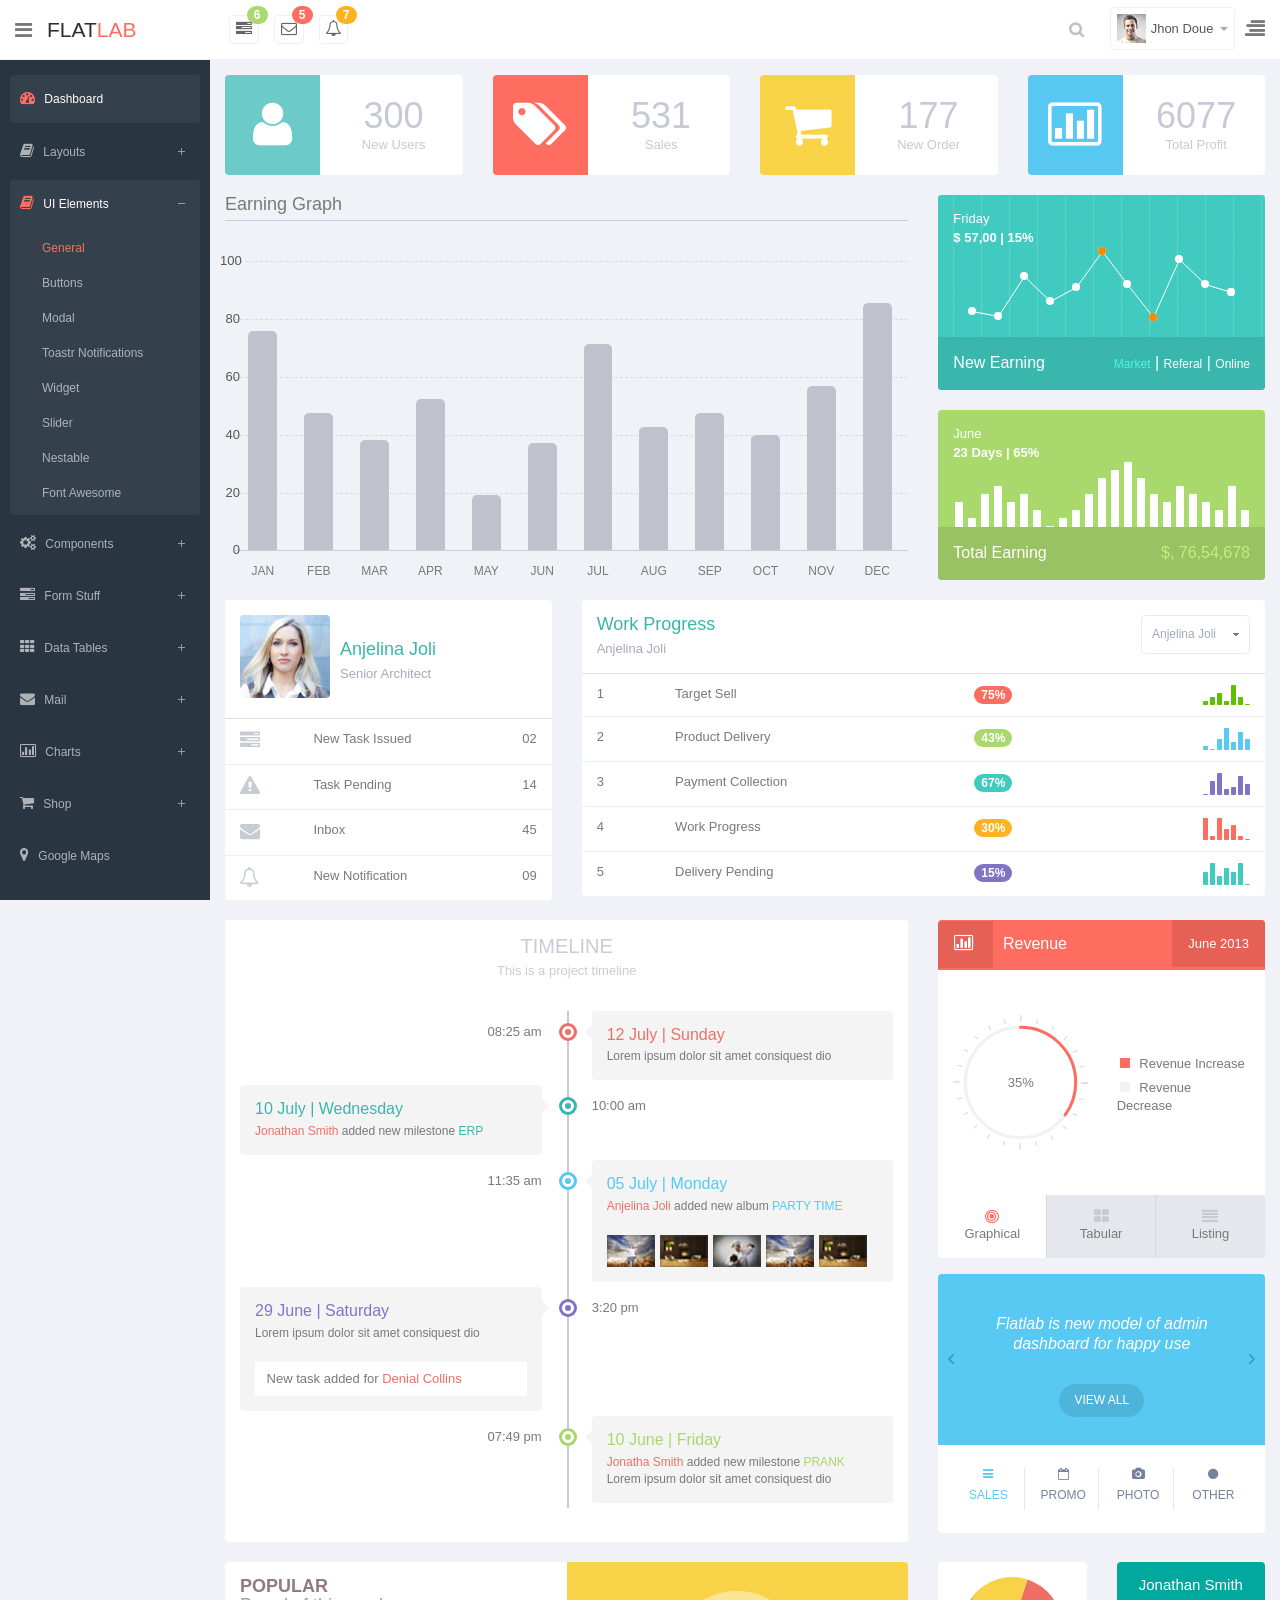
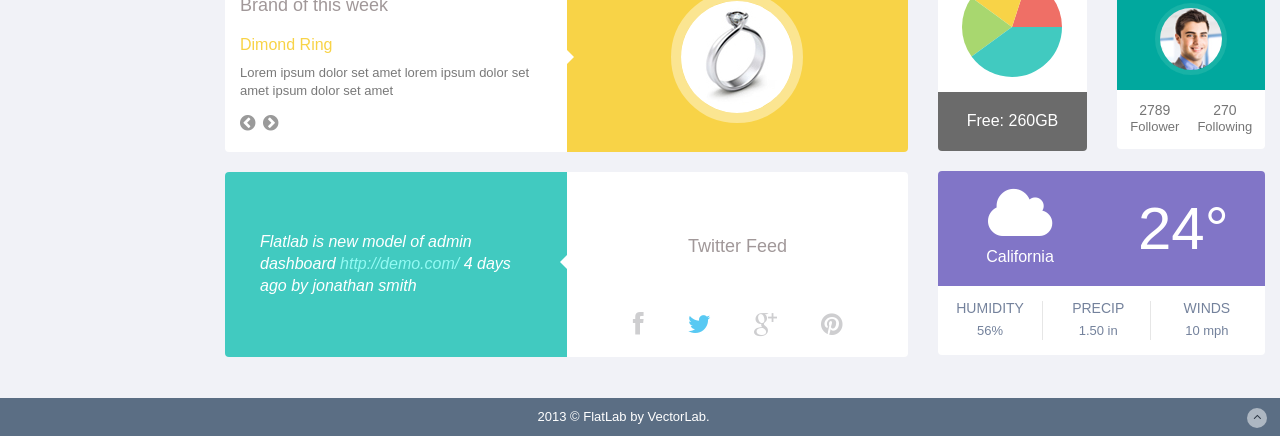
<file: src/main/resources/static/index.html>
<!DOCTYPE html>
<html lang="en">
  <head>
    <meta charset="utf-8">
    <meta name="viewport" content="width=device-width, initial-scale=1.0">
    <meta name="description" content="">
    <meta name="author" content="Mosaddek">
    <meta name="keyword" content="FlatLab, Dashboard, Bootstrap, Admin, Template, Theme, Responsive, Fluid, Retina">
    <link rel="shortcut icon" href="img/favicon.png">

    <title>FlatLab - Flat & Responsive Bootstrap Admin Template</title>

    <!-- Bootstrap core CSS -->
    <link href="css/bootstrap.min.css" rel="stylesheet">
    <link href="css/bootstrap-reset.css" rel="stylesheet">
    <!--external css-->
    <link href="assets/font-awesome/css/font-awesome.css" rel="stylesheet" />
    <link href="assets/jquery-easy-pie-chart/jquery.easy-pie-chart.css" rel="stylesheet" type="text/css" media="screen"/>
    <link rel="stylesheet" href="css/owl.carousel.css" type="text/css">

    <!--right slidebar-->
    <link href="css/slidebars.css" rel="stylesheet">

    <!-- Custom styles for this template -->

    <link href="css/style.css" rel="stylesheet">
    <link href="css/style-responsive.css" rel="stylesheet" />



    <!-- HTML5 shim and Respond.js IE8 support of HTML5 tooltipss and media queries -->
    <!--[if lt IE 9]>
      <script src="js/html5shiv.js"></script>
      <script src="js/respond.min.js"></script>
    <![endif]-->
  </head>

  <body>

  <section id="container" >
      <!--header start-->
      <header class="header white-bg">
              <div class="sidebar-toggle-box">
                  <div class="fa fa-bars tooltips" data-placement="right" data-original-title="Toggle Navigation"></div>
              </div>
            <!--logo start-->
            <a href="index.html" class="logo">Flat<span>lab</span></a>
            <!--logo end-->
            <div class="nav notify-row" id="top_menu">
                <!--  notification start -->
                <ul class="nav top-menu">
                    <!-- settings start -->
                    <li class="dropdown">
                        <a data-toggle="dropdown" class="dropdown-toggle" href="#">
                            <i class="fa fa-tasks"></i>
                            <span class="badge bg-success">6</span>
                        </a>
                        <ul class="dropdown-menu extended tasks-bar">
                            <div class="notify-arrow notify-arrow-green"></div>
                            <li>
                                <p class="green">You have 6 pending tasks</p>
                            </li>
                            <li>
                                <a href="#">
                                    <div class="task-info">
                                        <div class="desc">Dashboard v1.3</div>
                                        <div class="percent">40%</div>
                                    </div>
                                    <div class="progress progress-striped">
                                        <div class="progress-bar progress-bar-success" role="progressbar" aria-valuenow="40" aria-valuemin="0" aria-valuemax="100" style="width: 40%">
                                            <span class="sr-only">40% Complete (success)</span>
                                        </div>
                                    </div>
                                </a>
                            </li>
                            <li>
                                <a href="#">
                                    <div class="task-info">
                                        <div class="desc">Database Update</div>
                                        <div class="percent">60%</div>
                                    </div>
                                    <div class="progress progress-striped">
                                        <div class="progress-bar progress-bar-warning" role="progressbar" aria-valuenow="60" aria-valuemin="0" aria-valuemax="100" style="width: 60%">
                                            <span class="sr-only">60% Complete (warning)</span>
                                        </div>
                                    </div>
                                </a>
                            </li>
                            <li>
                                <a href="#">
                                    <div class="task-info">
                                        <div class="desc">Iphone Development</div>
                                        <div class="percent">87%</div>
                                    </div>
                                    <div class="progress progress-striped">
                                        <div class="progress-bar progress-bar-info" role="progressbar" aria-valuenow="20" aria-valuemin="0" aria-valuemax="100" style="width: 87%">
                                            <span class="sr-only">87% Complete</span>
                                        </div>
                                    </div>
                                </a>
                            </li>
                            <li>
                                <a href="#">
                                    <div class="task-info">
                                        <div class="desc">Mobile App</div>
                                        <div class="percent">33%</div>
                                    </div>
                                    <div class="progress progress-striped">
                                        <div class="progress-bar progress-bar-danger" role="progressbar" aria-valuenow="80" aria-valuemin="0" aria-valuemax="100" style="width: 33%">
                                            <span class="sr-only">33% Complete (danger)</span>
                                        </div>
                                    </div>
                                </a>
                            </li>
                            <li>
                                <a href="#">
                                    <div class="task-info">
                                        <div class="desc">Dashboard v1.3</div>
                                        <div class="percent">45%</div>
                                    </div>
                                    <div class="progress progress-striped active">
                                        <div class="progress-bar"  role="progressbar" aria-valuenow="45" aria-valuemin="0" aria-valuemax="100" style="width: 45%">
                                            <span class="sr-only">45% Complete</span>
                                        </div>
                                    </div>

                                </a>
                            </li>
                            <li class="external">
                                <a href="#">See All Tasks</a>
                            </li>
                        </ul>
                    </li>
                    <!-- settings end -->
                    <!-- inbox dropdown start-->
                    <li id="header_inbox_bar" class="dropdown">
                        <a data-toggle="dropdown" class="dropdown-toggle" href="#">
                            <i class="fa fa-envelope-o"></i>
                            <span class="badge bg-important">5</span>
                        </a>
                        <ul class="dropdown-menu extended inbox">
                            <div class="notify-arrow notify-arrow-red"></div>
                            <li>
                                <p class="red">You have 5 new messages</p>
                            </li>
                            <li>
                                <a href="#">
                                    <span class="photo"><img alt="avatar" src="./img/avatar-mini.jpg"></span>
                                    <span class="subject">
                                    <span class="from">Jonathan Smith</span>
                                    <span class="time">Just now</span>
                                    </span>
                                    <span class="message">
                                        Hello, this is an example msg.
                                    </span>
                                </a>
                            </li>
                            <li>
                                <a href="#">
                                    <span class="photo"><img alt="avatar" src="./img/avatar-mini2.jpg"></span>
                                    <span class="subject">
                                    <span class="from">Jhon Doe</span>
                                    <span class="time">10 mins</span>
                                    </span>
                                    <span class="message">
                                     Hi, Jhon Doe Bhai how are you ?
                                    </span>
                                </a>
                            </li>
                            <li>
                                <a href="#">
                                    <span class="photo"><img alt="avatar" src="./img/avatar-mini3.jpg"></span>
                                    <span class="subject">
                                    <span class="from">Jason Stathum</span>
                                    <span class="time">3 hrs</span>
                                    </span>
                                    <span class="message">
                                        This is awesome dashboard.
                                    </span>
                                </a>
                            </li>
                            <li>
                                <a href="#">
                                    <span class="photo"><img alt="avatar" src="./img/avatar-mini4.jpg"></span>
                                    <span class="subject">
                                    <span class="from">Jondi Rose</span>
                                    <span class="time">Just now</span>
                                    </span>
                                    <span class="message">
                                        Hello, this is metrolab
                                    </span>
                                </a>
                            </li>
                            <li>
                                <a href="#">See all messages</a>
                            </li>
                        </ul>
                    </li>
                    <!-- inbox dropdown end -->
                    <!-- notification dropdown start-->
                    <li id="header_notification_bar" class="dropdown">
                        <a data-toggle="dropdown" class="dropdown-toggle" href="#">

                            <i class="fa fa-bell-o"></i>
                            <span class="badge bg-warning">7</span>
                        </a>
                        <ul class="dropdown-menu extended notification">
                            <div class="notify-arrow notify-arrow-yellow"></div>
                            <li>
                                <p class="yellow">You have 7 new notifications</p>
                            </li>
                            <li>
                                <a href="#">
                                    <span class="label label-danger"><i class="fa fa-bolt"></i></span>
                                    Server #3 overloaded.
                                    <span class="small italic">34 mins</span>
                                </a>
                            </li>
                            <li>
                                <a href="#">
                                    <span class="label label-warning"><i class="fa fa-bell"></i></span>
                                    Server #10 not respoding.
                                    <span class="small italic">1 Hours</span>
                                </a>
                            </li>
                            <li>
                                <a href="#">
                                    <span class="label label-danger"><i class="fa fa-bolt"></i></span>
                                    Database overloaded 24%.
                                    <span class="small italic">4 hrs</span>
                                </a>
                            </li>
                            <li>
                                <a href="#">
                                    <span class="label label-success"><i class="fa fa-plus"></i></span>
                                    New user registered.
                                    <span class="small italic">Just now</span>
                                </a>
                            </li>
                            <li>
                                <a href="#">
                                    <span class="label label-info"><i class="fa fa-bullhorn"></i></span>
                                    Application error.
                                    <span class="small italic">10 mins</span>
                                </a>
                            </li>
                            <li>
                                <a href="#">See all notifications</a>
                            </li>
                        </ul>
                    </li>
                    <!-- notification dropdown end -->
                </ul>
                <!--  notification end -->
            </div>
            <div class="top-nav ">
                <!--search & user info start-->
                <ul class="nav pull-right top-menu">
                    <li>
                        <input type="text" class="form-control search" placeholder="Search">
                    </li>
                    <!-- user login dropdown start-->
                    <li class="dropdown">
                        <a data-toggle="dropdown" class="dropdown-toggle" href="#">
                            <img alt="" src="img/avatar1_small.jpg">
                            <span class="username">Jhon Doue</span>
                            <b class="caret"></b>
                        </a>
                        <ul class="dropdown-menu extended logout">
                            <div class="log-arrow-up"></div>
                            <li><a href="#"><i class=" fa fa-suitcase"></i>Profile</a></li>
                            <li><a href="#"><i class="fa fa-cog"></i> Settings</a></li>
                            <li><a href="#"><i class="fa fa-bell-o"></i> Notification</a></li>
                            <li><a href="login.html"><i class="fa fa-key"></i> Log Out</a></li>
                        </ul>
                    </li>
                    <li class="sb-toggle-right">
                        <i class="fa  fa-align-right"></i>
                    </li>
                    <!-- user login dropdown end -->
                </ul>
                <!--search & user info end-->
            </div>
        </header>
      <!--header end-->
      <!--sidebar start-->
      <aside>
          <div id="sidebar"  class="nav-collapse ">
              <!-- sidebar menu start-->
              <ul class="sidebar-menu" id="nav-accordion">
                  <li>
                      <a class="active" href="index.html">
                          <i class="fa fa-dashboard"></i>
                          <span>Dashboard</span>
                      </a>
                  </li>

                  <li class="sub-menu">
                      <a href="javascript:;" >
                          <i class="fa fa-book"></i>
                          <span>Layouts</span>
                      </a>
                      <ul class="sub">
                          <li><a  href="boxed_page.html">Boxed Page</a></li>
                          <li><a  href="horizontal_menu.html">Horizontal Menu</a></li>
                          <li><a  href="header-color.html">Different Color Top bar</a></li>
                          <li><a  href="mega_menu.html">Mega Menu</a></li>
                          <li><a  href="language_switch_bar.html">Language Switch Bar</a></li>
                          <li><a  href="email_template.html" target="_blank">Email Template</a></li>
                      </ul>
                  </li>

                  <li class="sub-menu">
                      <a href="javascript:;"   class="active" >
                          <i class="fa fa-book"></i>
                          <span>UI Elements</span>
                      </a>
                      <ul class="sub">
                          <li class="active"><a  href="general.html">General</a></li>
                          <li><a  href="buttons.html">Buttons</a></li>
                          <li><a  href="modal.html">Modal</a></li>
                          <li><a  href="toastr.html">Toastr Notifications</a></li>
                          <li><a  href="widget.html">Widget</a></li>
                          <li><a  href="slider.html">Slider</a></li>
                          <li><a  href="nestable.html">Nestable</a></li>
                          <li><a  href="font_awesome.html">Font Awesome</a></li>
                      </ul>
                  </li>

                  <li class="sub-menu">
                      <a href="javascript:;" >
                          <i class="fa fa-cogs"></i>
                          <span>Components</span>
                      </a>
                      <ul class="sub">
                          <li><a  href="grids.html">Grids</a></li>
                          <li><a  href="calendar.html">Calendar</a></li>
                          <li><a  href="gallery.html">Gallery</a></li>
                          <li><a  href="todo_list.html">Todo List</a></li>
                          <li><a  href="draggable_portlet.html">Draggable Portlet</a></li>
                          <li><a  href="tree.html">Tree View</a></li>
                      </ul>
                  </li>
                  <li class="sub-menu">
                      <a href="javascript:;" >
                          <i class="fa fa-tasks"></i>
                          <span>Form Stuff</span>
                      </a>
                      <ul class="sub">
                          <li><a  href="form_component.html">Form Components</a></li>
                          <li><a  href="advanced_form_components.html">Advanced Components</a></li>
                          <li><a  href="form_wizard.html">Form Wizard</a></li>
                          <li><a  href="form_validation.html">Form Validation</a></li>
                          <li><a  href="dropzone.html">Dropzone File Upload</a></li>
                          <li><a  href="inline_editor.html">Inline Editor</a></li>
                          <li><a  href="image_cropping.html">Image Cropping</a></li>
                          <li><a  href="file_upload.html">Multiple File Upload</a></li>
                      </ul>
                  </li>
                  <li class="sub-menu">
                      <a href="javascript:;" >
                          <i class="fa fa-th"></i>
                          <span>Data Tables</span>
                      </a>
                      <ul class="sub">
                          <li><a  href="basic_table.html">Basic Table</a></li>
                          <li><a  href="responsive_table.html">Responsive Table</a></li>
                          <li><a  href="dynamic_table.html">Dynamic Table</a></li>
                          <li><a  href="editable_table.html">Editable Table</a></li>
                      </ul>
                  </li>
                  <li class="sub-menu">
                      <a href="javascript:;" >
                          <i class=" fa fa-envelope"></i>
                          <span>Mail</span>
                      </a>
                      <ul class="sub">
                          <li><a  href="inbox.html">Inbox</a></li>
                          <li><a  href="inbox_details.html">Inbox Details</a></li>
                      </ul>
                  </li>
                  <li class="sub-menu">
                      <a href="javascript:;" >
                          <i class=" fa fa-bar-chart-o"></i>
                          <span>Charts</span>
                      </a>
                      <ul class="sub">
                          <li><a  href="morris.html">Morris</a></li>
                          <li><a  href="chartjs.html">Chartjs</a></li>
                          <li><a  href="flot_chart.html">Flot Charts</a></li>
                          <li><a  href="xchart.html">xChart</a></li>
                      </ul>
                  </li>
                  <li class="sub-menu">
                      <a href="javascript:;" >
                          <i class="fa fa-shopping-cart"></i>
                          <span>Shop</span>
                      </a>
                      <ul class="sub">
                          <li><a  href="product_list.html">List View</a></li>
                          <li><a  href="product_details.html">Details View</a></li>
                      </ul>
                  </li>
                  <li>
                      <a href="google_maps.html" >
                          <i class="fa fa-map-marker"></i>
                          <span>Google Maps </span>
                      </a>
                  </li>
                  <li class="sub-menu">
                      <a href="javascript:;">
                          <i class="fa fa-comments-o"></i>
                          <span>Chat Room</span>
                      </a>
                      <ul class="sub">
                          <li><a  href="lobby.html">Lobby</a></li>
                          <li><a  href="chat_room.html"> Chat Room</a></li>
                      </ul>
                  </li>
                  <li class="sub-menu">
                      <a href="javascript:;" >
                          <i class="fa fa-glass"></i>
                          <span>Extra</span>
                      </a>
                      <ul class="sub">
                          <li><a  href="blank.html">Blank Page</a></li>
                          <li><a  href="sidebar_closed.html">Sidebar Closed</a></li>
                          <li><a  href="people_directory.html">People Directory</a></li>
                          <li><a  href="coming_soon.html">Coming Soon</a></li>
                          <li><a  href="lock_screen.html">Lock Screen</a></li>
                          <li><a  href="profile.html">Profile</a></li>
                          <li><a  href="invoice.html">Invoice</a></li>
                          <li><a  href="project_list.html">Project List</a></li>
                          <li><a  href="project_details.html">Project Details</a></li>
                          <li><a  href="search_result.html">Search Result</a></li>
                          <li><a  href="pricing_table.html">Pricing Table</a></li>
                          <li><a  href="faq.html">FAQ</a></li>
                          <li><a  href="fb_wall.html">FB Wall</a></li>
                          <li><a  href="404.html">404 Error</a></li>
                          <li><a  href="500.html">500 Error</a></li>
                      </ul>
                  </li>
                  <li>
                      <a  href="login.html">
                          <i class="fa fa-user"></i>
                          <span>Login Page</span>
                      </a>
                  </li>

                  <!--multi level menu start-->
                  <li class="sub-menu">
                      <a href="javascript:;" >
                          <i class="fa fa-sitemap"></i>
                          <span>Multi level Menu</span>
                      </a>
                      <ul class="sub">
                          <li><a  href="javascript:;">Menu Item 1</a></li>
                          <li class="sub-menu">
                              <a  href="boxed_page.html">Menu Item 2</a>
                              <ul class="sub">
                                  <li><a  href="javascript:;">Menu Item 2.1</a></li>
                                  <li class="sub-menu">
                                      <a  href="javascript:;">Menu Item 3</a>
                                      <ul class="sub">
                                          <li><a  href="javascript:;">Menu Item 3.1</a></li>
                                          <li><a  href="javascript:;">Menu Item 3.2</a></li>
                                      </ul>
                                  </li>
                              </ul>
                          </li>
                      </ul>
                  </li>
                  <!--multi level menu end-->

              </ul>
              <!-- sidebar menu end-->
          </div>
      </aside>
      <!--sidebar end-->
      <!--main content start-->
      <section id="main-content">
          <section class="wrapper">
              <!--state overview start-->
              <div class="row state-overview">
                  <div class="col-lg-3 col-sm-6">
                      <section class="panel">
                          <div class="symbol terques">
                              <i class="fa fa-user"></i>
                          </div>
                          <div class="value">
                              <h1 class="count">
                                  0
                              </h1>
                              <p>New Users</p>
                          </div>
                      </section>
                  </div>
                  <div class="col-lg-3 col-sm-6">
                      <section class="panel">
                          <div class="symbol red">
                              <i class="fa fa-tags"></i>
                          </div>
                          <div class="value">
                              <h1 class=" count2">
                                  0
                              </h1>
                              <p>Sales</p>
                          </div>
                      </section>
                  </div>
                  <div class="col-lg-3 col-sm-6">
                      <section class="panel">
                          <div class="symbol yellow">
                              <i class="fa fa-shopping-cart"></i>
                          </div>
                          <div class="value">
                              <h1 class=" count3">
                                  0
                              </h1>
                              <p>New Order</p>
                          </div>
                      </section>
                  </div>
                  <div class="col-lg-3 col-sm-6">
                      <section class="panel">
                          <div class="symbol blue">
                              <i class="fa fa-bar-chart-o"></i>
                          </div>
                          <div class="value">
                              <h1 class=" count4">
                                  0
                              </h1>
                              <p>Total Profit</p>
                          </div>
                      </section>
                  </div>
              </div>
              <!--state overview end-->

              <div class="row">
                  <div class="col-lg-8">
                      <!--custom chart start-->
                      <div class="border-head">
                          <h3>Earning Graph</h3>
                      </div>
                      <div class="custom-bar-chart">
                          <ul class="y-axis">
                              <li><span>100</span></li>
                              <li><span>80</span></li>
                              <li><span>60</span></li>
                              <li><span>40</span></li>
                              <li><span>20</span></li>
                              <li><span>0</span></li>
                          </ul>
                          <div class="bar">
                              <div class="title">JAN</div>
                              <div class="value tooltips" data-original-title="80%" data-toggle="tooltip" data-placement="top">80%</div>
                          </div>
                          <div class="bar ">
                              <div class="title">FEB</div>
                              <div class="value tooltips" data-original-title="50%" data-toggle="tooltip" data-placement="top">50%</div>
                          </div>
                          <div class="bar ">
                              <div class="title">MAR</div>
                              <div class="value tooltips" data-original-title="40%" data-toggle="tooltip" data-placement="top">40%</div>
                          </div>
                          <div class="bar ">
                              <div class="title">APR</div>
                              <div class="value tooltips" data-original-title="55%" data-toggle="tooltip" data-placement="top">55%</div>
                          </div>
                          <div class="bar">
                              <div class="title">MAY</div>
                              <div class="value tooltips" data-original-title="20%" data-toggle="tooltip" data-placement="top">20%</div>
                          </div>
                          <div class="bar ">
                              <div class="title">JUN</div>
                              <div class="value tooltips" data-original-title="39%" data-toggle="tooltip" data-placement="top">39%</div>
                          </div>
                          <div class="bar">
                              <div class="title">JUL</div>
                              <div class="value tooltips" data-original-title="75%" data-toggle="tooltip" data-placement="top">75%</div>
                          </div>
                          <div class="bar ">
                              <div class="title">AUG</div>
                              <div class="value tooltips" data-original-title="45%" data-toggle="tooltip" data-placement="top">45%</div>
                          </div>
                          <div class="bar ">
                              <div class="title">SEP</div>
                              <div class="value tooltips" data-original-title="50%" data-toggle="tooltip" data-placement="top">50%</div>
                          </div>
                          <div class="bar ">
                              <div class="title">OCT</div>
                              <div class="value tooltips" data-original-title="42%" data-toggle="tooltip" data-placement="top">42%</div>
                          </div>
                          <div class="bar ">
                              <div class="title">NOV</div>
                              <div class="value tooltips" data-original-title="60%" data-toggle="tooltip" data-placement="top">60%</div>
                          </div>
                          <div class="bar ">
                              <div class="title">DEC</div>
                              <div class="value tooltips" data-original-title="90%" data-toggle="tooltip" data-placement="top">90%</div>
                          </div>
                      </div>
                      <!--custom chart end-->
                  </div>
                  <div class="col-lg-4">
                      <!--new earning start-->
                      <div class="panel terques-chart">
                          <div class="panel-body chart-texture">
                              <div class="chart">
                                  <div class="heading">
                                      <span>Friday</span>
                                      <strong>$ 57,00 | 15%</strong>
                                  </div>
                                  <div class="sparkline" data-type="line" data-resize="true" data-height="75" data-width="90%" data-line-width="1" data-line-color="#fff" data-spot-color="#fff" data-fill-color="" data-highlight-line-color="#fff" data-spot-radius="4" data-data="[200,135,667,333,526,996,564,123,890,564,455]"></div>
                              </div>
                          </div>
                          <div class="chart-tittle">
                              <span class="title">New Earning</span>
                              <span class="value">
                                  <a href="#" class="active">Market</a>
                                  |
                                  <a href="#">Referal</a>
                                  |
                                  <a href="#">Online</a>
                              </span>
                          </div>
                      </div>
                      <!--new earning end-->

                      <!--total earning start-->
                      <div class="panel green-chart">
                          <div class="panel-body">
                              <div class="chart">
                                  <div class="heading">
                                      <span>June</span>
                                      <strong>23 Days | 65%</strong>
                                  </div>
                                  <div id="barchart"></div>
                              </div>
                          </div>
                          <div class="chart-tittle">
                              <span class="title">Total Earning</span>
                              <span class="value">$, 76,54,678</span>
                          </div>
                      </div>
                      <!--total earning end-->
                  </div>
              </div>
              <div class="row">
                  <div class="col-lg-4">
                      <!--user info table start-->
                      <section class="panel">
                          <div class="panel-body">
                              <a href="#" class="task-thumb">
                                  <img src="img/avatar1.jpg" alt="">
                              </a>
                              <div class="task-thumb-details">
                                  <h1><a href="#">Anjelina Joli</a></h1>
                                  <p>Senior Architect</p>
                              </div>
                          </div>
                          <table class="table table-hover personal-task">
                              <tbody>
                                <tr>
                                    <td>
                                        <i class=" fa fa-tasks"></i>
                                    </td>
                                    <td>New Task Issued</td>
                                    <td> 02</td>
                                </tr>
                                <tr>
                                    <td>
                                        <i class="fa fa-exclamation-triangle"></i>
                                    </td>
                                    <td>Task Pending</td>
                                    <td> 14</td>
                                </tr>
                                <tr>
                                    <td>
                                        <i class="fa fa-envelope"></i>
                                    </td>
                                    <td>Inbox</td>
                                    <td> 45</td>
                                </tr>
                                <tr>
                                    <td>
                                        <i class=" fa fa-bell-o"></i>
                                    </td>
                                    <td>New Notification</td>
                                    <td> 09</td>
                                </tr>
                              </tbody>
                          </table>
                      </section>
                      <!--user info table end-->
                  </div>
                  <div class="col-lg-8">
                      <!--work progress start-->
                      <section class="panel">
                          <div class="panel-body progress-panel">
                              <div class="task-progress">
                                  <h1>Work Progress</h1>
                                  <p>Anjelina Joli</p>
                              </div>
                              <div class="task-option">
                                  <select class="styled">
                                      <option>Anjelina Joli</option>
                                      <option>Tom Crouse</option>
                                      <option>Jhon Due</option>
                                  </select>
                              </div>
                          </div>
                          <table class="table table-hover personal-task">
                              <tbody>
                              <tr>
                                  <td>1</td>
                                  <td>
                                      Target Sell
                                  </td>
                                  <td>
                                      <span class="badge bg-important">75%</span>
                                  </td>
                                  <td>
                                    <div id="work-progress1"></div>
                                  </td>
                              </tr>
                              <tr>
                                  <td>2</td>
                                  <td>
                                      Product Delivery
                                  </td>
                                  <td>
                                      <span class="badge bg-success">43%</span>
                                  </td>
                                  <td>
                                      <div id="work-progress2"></div>
                                  </td>
                              </tr>
                              <tr>
                                  <td>3</td>
                                  <td>
                                      Payment Collection
                                  </td>
                                  <td>
                                      <span class="badge bg-info">67%</span>
                                  </td>
                                  <td>
                                      <div id="work-progress3"></div>
                                  </td>
                              </tr>
                              <tr>
                                  <td>4</td>
                                  <td>
                                      Work Progress
                                  </td>
                                  <td>
                                      <span class="badge bg-warning">30%</span>
                                  </td>
                                  <td>
                                      <div id="work-progress4"></div>
                                  </td>
                              </tr>
                              <tr>
                                  <td>5</td>
                                  <td>
                                      Delivery Pending
                                  </td>
                                  <td>
                                      <span class="badge bg-primary">15%</span>
                                  </td>
                                  <td>
                                      <div id="work-progress5"></div>
                                  </td>
                              </tr>
                              </tbody>
                          </table>
                      </section>
                      <!--work progress end-->
                  </div>
              </div>
              <div class="row">
                  <div class="col-lg-8">
                      <!--timeline start-->
                      <section class="panel">
                          <div class="panel-body">
                                  <div class="text-center mbot30">
                                      <h3 class="timeline-title">Timeline</h3>
                                      <p class="t-info">This is a project timeline</p>
                                  </div>

                                  <div class="timeline">
                                      <article class="timeline-item">
                                          <div class="timeline-desk">
                                              <div class="panel">
                                                  <div class="panel-body">
                                                      <span class="arrow"></span>
                                                      <span class="timeline-icon red"></span>
                                                      <span class="timeline-date">08:25 am</span>
                                                      <h1 class="red">12 July | Sunday</h1>
                                                      <p>Lorem ipsum dolor sit amet consiquest dio</p>
                                                  </div>
                                              </div>
                                          </div>
                                      </article>
                                      <article class="timeline-item alt">
                                          <div class="timeline-desk">
                                              <div class="panel">
                                                  <div class="panel-body">
                                                      <span class="arrow-alt"></span>
                                                      <span class="timeline-icon green"></span>
                                                      <span class="timeline-date">10:00 am</span>
                                                      <h1 class="green">10 July | Wednesday</h1>
                                                      <p><a href="#">Jonathan Smith</a> added new milestone <span><a href="#" class="green">ERP</a></span></p>
                                                  </div>
                                              </div>
                                          </div>
                                      </article>
                                      <article class="timeline-item">
                                          <div class="timeline-desk">
                                              <div class="panel">
                                                  <div class="panel-body">
                                                      <span class="arrow"></span>
                                                      <span class="timeline-icon blue"></span>
                                                      <span class="timeline-date">11:35 am</span>
                                                      <h1 class="blue">05 July | Monday</h1>
                                                      <p><a href="#">Anjelina Joli</a> added new album <span><a href="#" class="blue">PARTY TIME</a></span></p>
                                                      <div class="album">
                                                          <a href="#">
                                                              <img alt="" src="img/sm-img-1.jpg">
                                                          </a>
                                                          <a href="#">
                                                              <img alt="" src="img/sm-img-2.jpg">
                                                          </a>
                                                          <a href="#">
                                                              <img alt="" src="img/sm-img-3.jpg">
                                                          </a>
                                                          <a href="#">
                                                              <img alt="" src="img/sm-img-1.jpg">
                                                          </a>
                                                          <a href="#">
                                                              <img alt="" src="img/sm-img-2.jpg">
                                                          </a>
                                                      </div>
                                                  </div>
                                              </div>
                                          </div>
                                      </article>
                                      <article class="timeline-item alt">
                                          <div class="timeline-desk">
                                              <div class="panel">
                                                  <div class="panel-body">
                                                      <span class="arrow-alt"></span>
                                                      <span class="timeline-icon purple"></span>
                                                      <span class="timeline-date">3:20 pm</span>
                                                      <h1 class="purple">29 June | Saturday</h1>
                                                      <p>Lorem ipsum dolor sit amet consiquest dio</p>
                                                      <div class="notification">
                                                          <i class=" fa fa-exclamation-sign"></i> New task added for <a href="#">Denial Collins</a>
                                                      </div>
                                                  </div>
                                              </div>
                                          </div>
                                      </article>
                                      <article class="timeline-item">
                                          <div class="timeline-desk">
                                              <div class="panel">
                                                  <div class="panel-body">
                                                      <span class="arrow"></span>
                                                      <span class="timeline-icon light-green"></span>
                                                      <span class="timeline-date">07:49 pm</span>
                                                      <h1 class="light-green">10 June | Friday</h1>
                                                      <p><a href="#">Jonatha Smith</a> added new milestone <span><a href="#" class="light-green">prank</a></span> Lorem ipsum dolor sit amet consiquest dio</p>
                                                  </div>
                                              </div>
                                          </div>
                                      </article>
                                  </div>

                                  <div class="clearfix">&nbsp;</div>
                              </div>
                      </section>
                      <!--timeline end-->
                  </div>
                  <div class="col-lg-4">
                      <!--revenue start-->
                      <section class="panel">
                          <div class="revenue-head">
                              <span>
                                  <i class="fa fa-bar-chart-o"></i>
                              </span>
                              <h3>Revenue</h3>
                              <span class="rev-combo pull-right">
                                 June 2013
                              </span>
                          </div>
                          <div class="panel-body">
                              <div class="row">
                                  <div class="col-lg-6 col-sm-6 text-center">
                                      <div class="easy-pie-chart">
                                          <div class="percentage" data-percent="35"><span>35</span>%</div>
                                      </div>
                                  </div>
                                  <div class="col-lg-6 col-sm-6">
                                      <div class="chart-info chart-position">
                                          <span class="increase"></span>
                                          <span>Revenue Increase</span>
                                      </div>
                                      <div class="chart-info">
                                          <span class="decrease"></span>
                                          <span>Revenue Decrease</span>
                                      </div>
                                  </div>
                              </div>
                          </div>
                          <div class="panel-footer revenue-foot">
                              <ul>
                                  <li class="first active">
                                      <a href="javascript:;">
                                          <i class="fa fa-bullseye"></i>
                                          Graphical
                                      </a>
                                  </li>
                                  <li>
                                      <a href="javascript:;">
                                          <i class=" fa fa-th-large"></i>
                                          Tabular
                                      </a>
                                  </li>
                                  <li class="last">
                                      <a href="javascript:;">
                                          <i class=" fa fa-align-justify"></i>
                                          Listing
                                      </a>
                                  </li>
                              </ul>
                          </div>
                      </section>
                      <!--revenue end-->
                      <!--features carousel start-->
                      <section class="panel">
                          <div class="flat-carousal">
                              <div id="owl-demo" class="owl-carousel owl-theme">
                                  <div class="item">
                                      <h1>Flatlab is new model of admin dashboard for happy use</h1>
                                      <div class="text-center">
                                          <a href="javascript:;" class="view-all">View All</a>
                                      </div>
                                  </div>
                                  <div class="item">
                                      <h1>Fully responsive and build with Bootstrap 3.0</h1>
                                      <div class="text-center">
                                          <a href="javascript:;" class="view-all">View All</a>
                                      </div>
                                  </div>
                                  <div class="item">
                                      <h1>Responsive Frontend is free if you get this.</h1>
                                      <div class="text-center">
                                          <a href="javascript:;" class="view-all">View All</a>
                                      </div>
                                  </div>
                              </div>
                          </div>
                          <div class="panel-body">
                              <ul class="ft-link">
                                  <li class="active">
                                      <a href="javascript:;">
                                          <i class="fa fa-bars"></i>
                                          Sales
                                      </a>
                                  </li>
                                  <li>
                                      <a href="javascript:;">
                                          <i class=" fa fa-calendar-o"></i>
                                          promo
                                      </a>
                                  </li>
                                  <li>
                                      <a href="javascript:;">
                                          <i class=" fa fa-camera"></i>
                                          photo
                                      </a>
                                  </li>
                                  <li>
                                      <a href="javascript:;">
                                          <i class=" fa fa-circle"></i>
                                          other
                                      </a>
                                  </li>
                              </ul>
                          </div>
                      </section>
                      <!--features carousel end-->
                  </div>
              </div>
              <div class="row">
                  <div class="col-lg-8">
                      <!--latest product info start-->
                      <section class="panel post-wrap pro-box">
                          <aside>
                              <div class="post-info">
                                  <span class="arrow-pro right"></span>
                                  <div class="panel-body">
                                      <h1><strong>popular</strong> <br> Brand of this week</h1>
                                      <div class="desk yellow">
                                          <h3>Dimond Ring</h3>
                                          <p>Lorem ipsum dolor set amet lorem ipsum dolor set amet ipsum dolor set amet</p>
                                      </div>
                                      <div class="post-btn">
                                          <a href="javascript:;">
                                              <i class="fa fa-chevron-circle-left"></i>
                                          </a>
                                          <a href="javascript:;">
                                              <i class="fa fa-chevron-circle-right"></i>
                                          </a>
                                      </div>
                                  </div>
                              </div>
                          </aside>
                          <aside class="post-highlight yellow v-align">
                              <div class="panel-body text-center">
                                  <div class="pro-thumb">
                                      <img src="img/ring.jpg" alt="">
                                  </div>
                              </div>
                          </aside>
                      </section>
                      <!--latest product info end-->
                      <!--twitter feedback start-->
                      <section class="panel post-wrap pro-box">
                          <aside class="post-highlight terques v-align">
                              <div class="panel-body">
                                  <h2>Flatlab is new model of admin dashboard <a href="javascript:;"> http://demo.com/</a> 4 days ago  by jonathan smith</h2>
                              </div>
                          </aside>
                          <aside>
                              <div class="post-info">
                                  <span class="arrow-pro left"></span>
                                  <div class="panel-body">
                                      <div class="text-center twite">
                                          <h1>Twitter Feed</h1>
                                      </div>

                                      <footer class="social-footer">
                                          <ul>
                                              <li>
                                                  <a href="#">
                                                    <i class="fa fa-facebook"></i>
                                                  </a>
                                              </li>
                                              <li class="active">
                                                  <a href="#">
                                                      <i class="fa fa-twitter"></i>
                                                  </a>
                                              </li>
                                              <li>
                                                  <a href="#">
                                                      <i class="fa fa-google-plus"></i>
                                                  </a>
                                              </li>
                                              <li>
                                                  <a href="#">
                                                      <i class="fa fa-pinterest"></i>
                                                  </a>
                                              </li>
                                          </ul>
                                      </footer>
                                  </div>
                              </div>
                          </aside>
                      </section>
                      <!--twitter feedback end-->
                  </div>
                  <div class="col-lg-4">
                      <div class="row">
                          <div class="col-xs-6">
                              <!--pie chart start-->
                              <section class="panel">
                                  <div class="panel-body">
                                      <div class="chart">
                                          <div id="pie-chart" ></div>
                                      </div>
                                  </div>
                                  <footer class="pie-foot">
                                      Free: 260GB
                                  </footer>
                              </section>
                              <!--pie chart start-->
                          </div>
                          <div class="col-xs-6">
                              <!--follower start-->
                              <section class="panel">
                                  <div class="follower">
                                      <div class="panel-body">
                                          <h4>Jonathan Smith</h4>
                                          <div class="follow-ava">
                                              <img src="img/follower-avatar.jpg" alt="">
                                          </div>
                                      </div>
                                  </div>

                                  <footer class="follower-foot">
                                      <ul>
                                          <li>
                                              <h5>2789</h5>
                                              <p>Follower</p>
                                          </li>
                                          <li>
                                              <h5>270</h5>
                                              <p>Following</p>
                                          </li>
                                      </ul>
                                  </footer>
                              </section>
                              <!--follower end-->
                          </div>
                      </div>
                      <!--weather statement start-->
                      <section class="panel">
                          <div class="weather-bg">
                              <div class="panel-body">
                                  <div class="row">
                                      <div class="col-xs-6">
                                        <i class="fa fa-cloud"></i>
                                          California
                                      </div>
                                      <div class="col-xs-6">
                                          <div class="degree">
                                              24°
                                          </div>
                                      </div>
                                  </div>
                              </div>
                          </div>

                          <footer class="weather-category">
                              <ul>
                                  <li class="active">
                                      <h5>humidity</h5>
                                      56%
                                  </li>
                                  <li>
                                      <h5>precip</h5>
                                      1.50 in
                                  </li>
                                  <li>
                                      <h5>winds</h5>
                                      10 mph
                                  </li>
                              </ul>
                          </footer>

                      </section>
                      <!--weather statement end-->
                  </div>
              </div>

          </section>
      </section>
      <!--main content end-->

      <!-- Right Slidebar start -->
      <div class="sb-slidebar sb-right sb-style-overlay">
          <h5 class="side-title">Online Customers</h5>
          <ul class="quick-chat-list">
              <li class="online">
                  <div class="media">
                      <a href="#" class="pull-left media-thumb">
                          <img alt="" src="img/chat-avatar2.jpg" class="media-object">
                      </a>
                      <div class="media-body">
                          <strong>John Doe</strong>
                          <small>Dream Land, AU</small>
                      </div>
                  </div><!-- media -->
              </li>
              <li class="online">
                  <div class="media">
                      <a href="#" class="pull-left media-thumb">
                          <img alt="" src="img/chat-avatar.jpg" class="media-object">
                      </a>
                      <div class="media-body">
                          <div class="media-status">
                              <span class=" badge bg-important">3</span>
                          </div>
                          <strong>Jonathan Smith</strong>
                          <small>United States</small>
                      </div>
                  </div><!-- media -->
              </li>

              <li class="online">
                  <div class="media">
                      <a href="#" class="pull-left media-thumb">
                          <img alt="" src="img/pro-ac-1.png" class="media-object">
                      </a>
                      <div class="media-body">
                          <div class="media-status">
                              <span class=" badge bg-success">5</span>
                          </div>
                          <strong>Jane Doe</strong>
                          <small>ABC, USA</small>
                      </div>
                  </div><!-- media -->
              </li>
              <li class="online">
                  <div class="media">
                      <a href="#" class="pull-left media-thumb">
                          <img alt="" src="img/avatar1.jpg" class="media-object">
                      </a>
                      <div class="media-body">
                          <strong>Anjelina Joli</strong>
                          <small>Fockland, UK</small>
                      </div>
                  </div><!-- media -->
              </li>
              <li class="online">
                  <div class="media">
                      <a href="#" class="pull-left media-thumb">
                          <img alt="" src="img/mail-avatar.jpg" class="media-object">
                      </a>
                      <div class="media-body">
                          <div class="media-status">
                              <span class=" badge bg-warning">7</span>
                          </div>
                          <strong>Mr Tasi</strong>
                          <small>Dream Land, USA</small>
                      </div>
                  </div><!-- media -->
              </li>
          </ul>
          <h5 class="side-title"> pending Task</h5>
          <ul class="p-task tasks-bar">
              <li>
                  <a href="#">
                      <div class="task-info">
                          <div class="desc">Dashboard v1.3</div>
                          <div class="percent">40%</div>
                      </div>
                      <div class="progress progress-striped">
                          <div style="width: 40%" aria-valuemax="100" aria-valuemin="0" aria-valuenow="40" role="progressbar" class="progress-bar progress-bar-success">
                              <span class="sr-only">40% Complete (success)</span>
                          </div>
                      </div>
                  </a>
              </li>
              <li>
                  <a href="#">
                      <div class="task-info">
                          <div class="desc">Database Update</div>
                          <div class="percent">60%</div>
                      </div>
                      <div class="progress progress-striped">
                          <div style="width: 60%" aria-valuemax="100" aria-valuemin="0" aria-valuenow="60" role="progressbar" class="progress-bar progress-bar-warning">
                              <span class="sr-only">60% Complete (warning)</span>
                          </div>
                      </div>
                  </a>
              </li>
              <li>
                  <a href="#">
                      <div class="task-info">
                          <div class="desc">Iphone Development</div>
                          <div class="percent">87%</div>
                      </div>
                      <div class="progress progress-striped">
                          <div style="width: 87%" aria-valuemax="100" aria-valuemin="0" aria-valuenow="20" role="progressbar" class="progress-bar progress-bar-info">
                              <span class="sr-only">87% Complete</span>
                          </div>
                      </div>
                  </a>
              </li>
              <li>
                  <a href="#">
                      <div class="task-info">
                          <div class="desc">Mobile App</div>
                          <div class="percent">33%</div>
                      </div>
                      <div class="progress progress-striped">
                          <div style="width: 33%" aria-valuemax="100" aria-valuemin="0" aria-valuenow="80" role="progressbar" class="progress-bar progress-bar-danger">
                              <span class="sr-only">33% Complete (danger)</span>
                          </div>
                      </div>
                  </a>
              </li>
              <li>
                  <a href="#">
                      <div class="task-info">
                          <div class="desc">Dashboard v1.3</div>
                          <div class="percent">45%</div>
                      </div>
                      <div class="progress progress-striped active">
                          <div style="width: 45%" aria-valuemax="100" aria-valuemin="0" aria-valuenow="45" role="progressbar" class="progress-bar">
                              <span class="sr-only">45% Complete</span>
                          </div>
                      </div>

                  </a>
              </li>
              <li class="external">
                  <a href="#">See All Tasks</a>
              </li>
          </ul>
      </div>
      <!-- Right Slidebar end -->

      <!--footer start-->
      <footer class="site-footer">
          <div class="text-center">
              2013 &copy; FlatLab by VectorLab.
              <a href="#" class="go-top">
                  <i class="fa fa-angle-up"></i>
              </a>
          </div>
      </footer>
      <!--footer end-->
  </section>

    <!-- js placed at the end of the document so the pages load faster -->
    <script src="js/jquery.js"></script>
    <script src="js/bootstrap.min.js"></script>
    <script class="include" type="text/javascript" src="js/jquery.dcjqaccordion.2.7.js"></script>
    <script src="js/jquery.scrollTo.min.js"></script>
    <script src="js/jquery.nicescroll.js" type="text/javascript"></script>
    <script src="js/jquery.sparkline.js" type="text/javascript"></script>
    <script src="assets/jquery-easy-pie-chart/jquery.easy-pie-chart.js"></script>
    <script src="js/owl.carousel.js" ></script>
    <script src="js/jquery.customSelect.min.js" ></script>
    <script src="js/respond.min.js" ></script>

    <!--right slidebar-->
    <script src="js/slidebars.min.js"></script>

    <!--common script for all pages-->
    <script src="js/common-scripts.js"></script>

    <!--script for this page-->
    <script src="js/sparkline-chart.js"></script>
    <script src="js/easy-pie-chart.js"></script>
    <script src="js/count.js"></script>

  <script>

      //owl carousel

      $(document).ready(function() {
          $("#owl-demo").owlCarousel({
              navigation : true,
              slideSpeed : 300,
              paginationSpeed : 400,
              singleItem : true,
			  autoPlay:true

          });
      });

      //custom select box

      $(function(){
          $('select.styled').customSelect();
      });

      $(window).on("resize",function(){
          var owl = $("#owl-demo").data("owlCarousel");
          owl.reinit();
      });

  </script>

  </body>
</html>
</file>
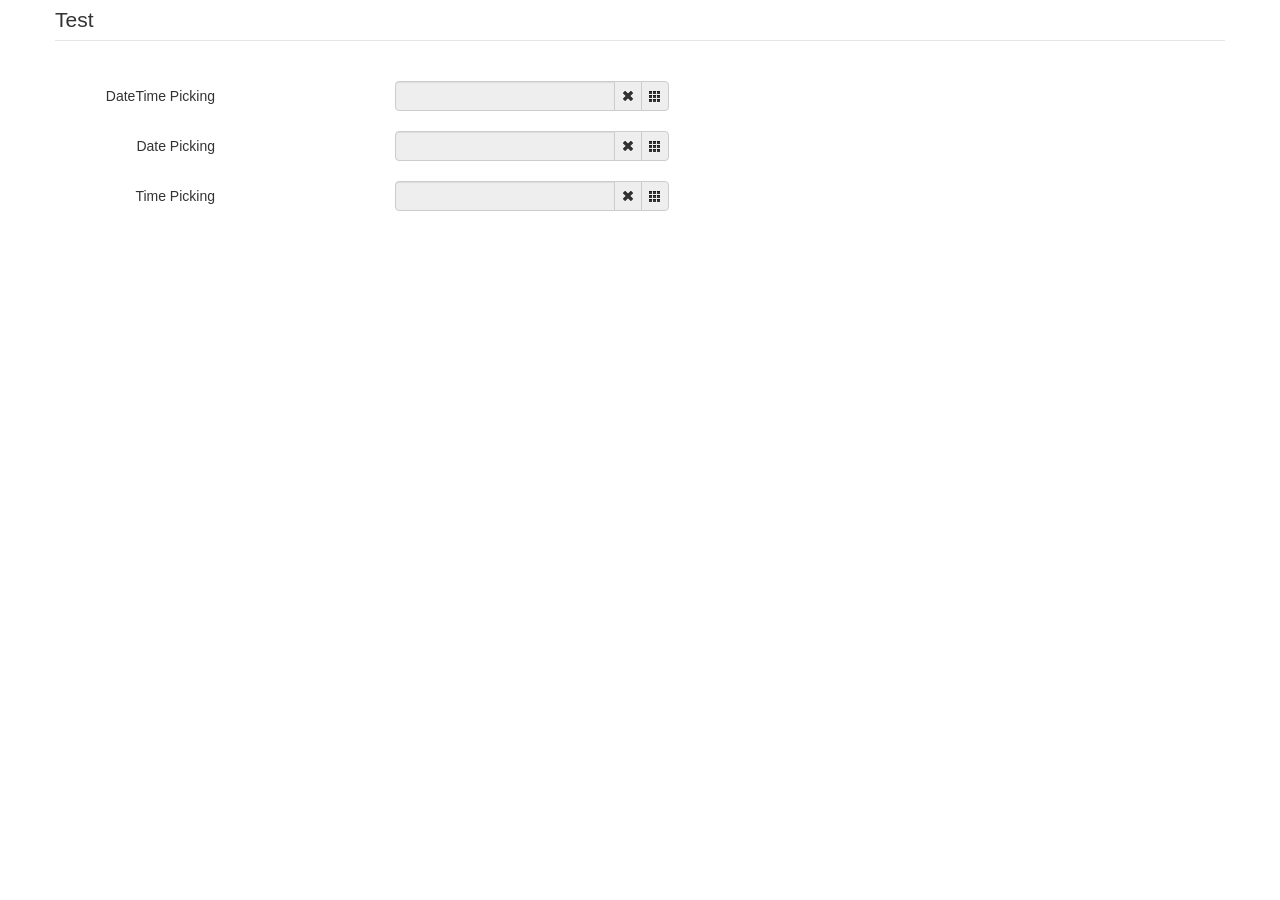
<file: src/main/resources/static/bootstrap-datetimepicker-master/sample in bootstrap v2/index.html>
<!DOCTYPE html>
<html>
<head>
    <title></title>
    <link href="./bootstrap/css/bootstrap.min.css" rel="stylesheet" media="screen">
    <link href="../css/bootstrap-datetimepicker.min.css" rel="stylesheet" media="screen">
</head>

<body>
<div class="container">
    <form action="" class="form-horizontal">
        <fieldset>
            <legend>Test</legend>
            <div class="control-group">
                <label class="control-label">DateTime Picking</label>
                <div class="controls input-append date form_datetime" data-date="1979-09-16T05:25:07Z" data-date-format="dd MM yyyy - HH:ii p" data-link-field="dtp_input1">
                    <input size="16" type="text" value="" readonly>
                    <span class="add-on"><i class="icon-remove"></i></span>
					<span class="add-on"><i class="icon-th"></i></span>
                </div>
				<input type="hidden" id="dtp_input1" value="" /><br/>
            </div>
			<div class="control-group">
                <label class="control-label">Date Picking</label>
                <div class="controls input-append date form_date" data-date="" data-date-format="dd MM yyyy" data-link-field="dtp_input2" data-link-format="yyyy-mm-dd">
                    <input size="16" type="text" value="" readonly>
                    <span class="add-on"><i class="icon-remove"></i></span>
					<span class="add-on"><i class="icon-th"></i></span>
                </div>
				<input type="hidden" id="dtp_input2" value="" /><br/>
            </div>
			<div class="control-group">
                <label class="control-label">Time Picking</label>
                <div class="controls input-append date form_time" data-date="" data-date-format="hh:ii" data-link-field="dtp_input3" data-link-format="hh:ii">
                    <input size="16" type="text" value="" readonly>
                    <span class="add-on"><i class="icon-remove"></i></span>
					<span class="add-on"><i class="icon-th"></i></span>
                </div>
				<input type="hidden" id="dtp_input3" value="" /><br/>
            </div>
        </fieldset>
    </form>
</div>

<script type="text/javascript" src="./jquery/jquery-1.8.3.min.js" charset="UTF-8"></script>
<script type="text/javascript" src="./bootstrap/js/bootstrap.min.js"></script>
<script type="text/javascript" src="../js/bootstrap-datetimepicker.js" charset="UTF-8"></script>
<script type="text/javascript" src="../js/locales/bootstrap-datetimepicker.fr.js" charset="UTF-8"></script>
<script type="text/javascript">
    $('.form_datetime').datetimepicker({
        //language:  'fr',
        weekStart: 1,
        todayBtn:  1,
		autoclose: 1,
		todayHighlight: 1,
		startView: 2,
		forceParse: 0,
        showMeridian: 1
    });
	$('.form_date').datetimepicker({
        language:  'fr',
        weekStart: 1,
        todayBtn:  1,
		autoclose: 1,
		todayHighlight: 1,
		startView: 2,
		minView: 2,
		forceParse: 0
    });
	$('.form_time').datetimepicker({
        language:  'fr',
        weekStart: 1,
        todayBtn:  1,
		autoclose: 1,
		todayHighlight: 1,
		startView: 1,
		minView: 0,
		maxView: 1,
		forceParse: 0
    });
</script>

</body>
</html>
</file>
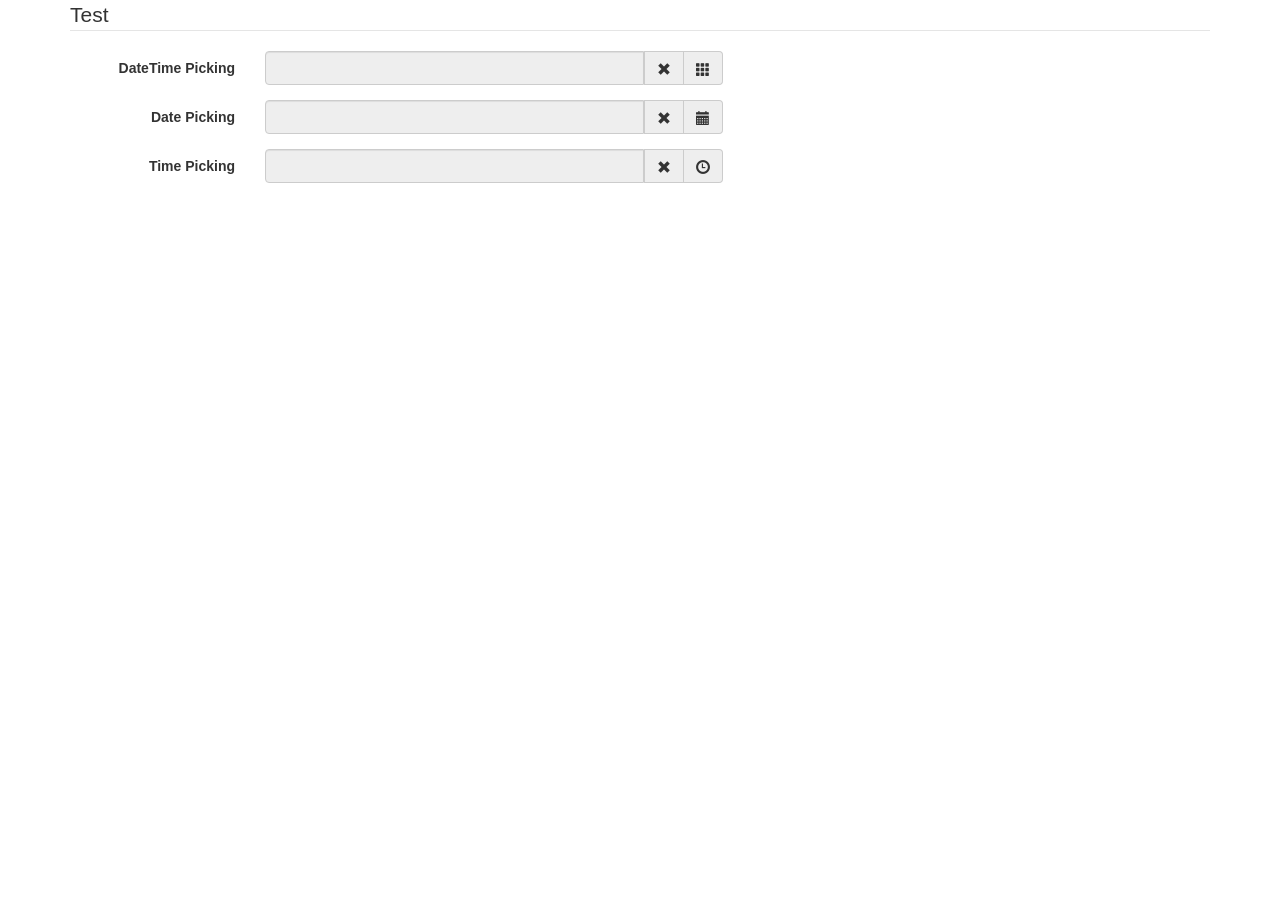
<file: src/main/resources/static/bootstrap-datetimepicker-master/sample in bootstrap v3/index.html>
<!DOCTYPE html>
<html>
<head>
    <title></title>
    <link href="./bootstrap/css/bootstrap.min.css" rel="stylesheet" media="screen">
    <link href="../css/bootstrap-datetimepicker.min.css" rel="stylesheet" media="screen">
</head>

<body>
<div class="container">
    <form action="" class="form-horizontal"  role="form">
        <fieldset>
            <legend>Test</legend>
            <div class="form-group">
                <label for="dtp_input1" class="col-md-2 control-label">DateTime Picking</label>
                <div class="input-group date form_datetime col-md-5" data-date="1979-09-16T05:25:07Z" data-date-format="dd MM yyyy - HH:ii p" data-link-field="dtp_input1">
                    <input class="form-control" size="16" type="text" value="" readonly>
                    <span class="input-group-addon"><span class="glyphicon glyphicon-remove"></span></span>
					<span class="input-group-addon"><span class="glyphicon glyphicon-th"></span></span>
                </div>
				<input type="hidden" id="dtp_input1" value="" /><br/>
            </div>
			<div class="form-group">
                <label for="dtp_input2" class="col-md-2 control-label">Date Picking</label>
                <div class="input-group date form_date col-md-5" data-date="" data-date-format="dd MM yyyy" data-link-field="dtp_input2" data-link-format="yyyy-mm-dd">
                    <input class="form-control" size="16" type="text" value="" readonly>
                    <span class="input-group-addon"><span class="glyphicon glyphicon-remove"></span></span>
					<span class="input-group-addon"><span class="glyphicon glyphicon-calendar"></span></span>
                </div>
				<input type="hidden" id="dtp_input2" value="" /><br/>
            </div>
			<div class="form-group">
                <label for="dtp_input3" class="col-md-2 control-label">Time Picking</label>
                <div class="input-group date form_time col-md-5" data-date="" data-date-format="hh:ii" data-link-field="dtp_input3" data-link-format="hh:ii">
                    <input class="form-control" size="16" type="text" value="" readonly>
                    <span class="input-group-addon"><span class="glyphicon glyphicon-remove"></span></span>
					<span class="input-group-addon"><span class="glyphicon glyphicon-time"></span></span>
                </div>
				<input type="hidden" id="dtp_input3" value="" /><br/>
            </div>
        </fieldset>
    </form>
</div>

<script type="text/javascript" src="./jquery/jquery-1.8.3.min.js" charset="UTF-8"></script>
<script type="text/javascript" src="./bootstrap/js/bootstrap.min.js"></script>
<script type="text/javascript" src="../js/bootstrap-datetimepicker.js" charset="UTF-8"></script>
<script type="text/javascript" src="../js/locales/bootstrap-datetimepicker.fr.js" charset="UTF-8"></script>
<script type="text/javascript">
    $('.form_datetime').datetimepicker({
        //language:  'fr',
        weekStart: 1,
        todayBtn:  1,
		autoclose: 1,
		todayHighlight: 1,
		startView: 2,
		forceParse: 0,
        showMeridian: 1
    });
	$('.form_date').datetimepicker({
        language:  'fr',
        weekStart: 1,
        todayBtn:  1,
		autoclose: 1,
		todayHighlight: 1,
		startView: 2,
		minView: 2,
		forceParse: 0
    });
	$('.form_time').datetimepicker({
        language:  'fr',
        weekStart: 1,
        todayBtn:  1,
		autoclose: 1,
		todayHighlight: 1,
		startView: 1,
		minView: 0,
		maxView: 1,
		forceParse: 0
    });
</script>

</body>
</html>
</file>
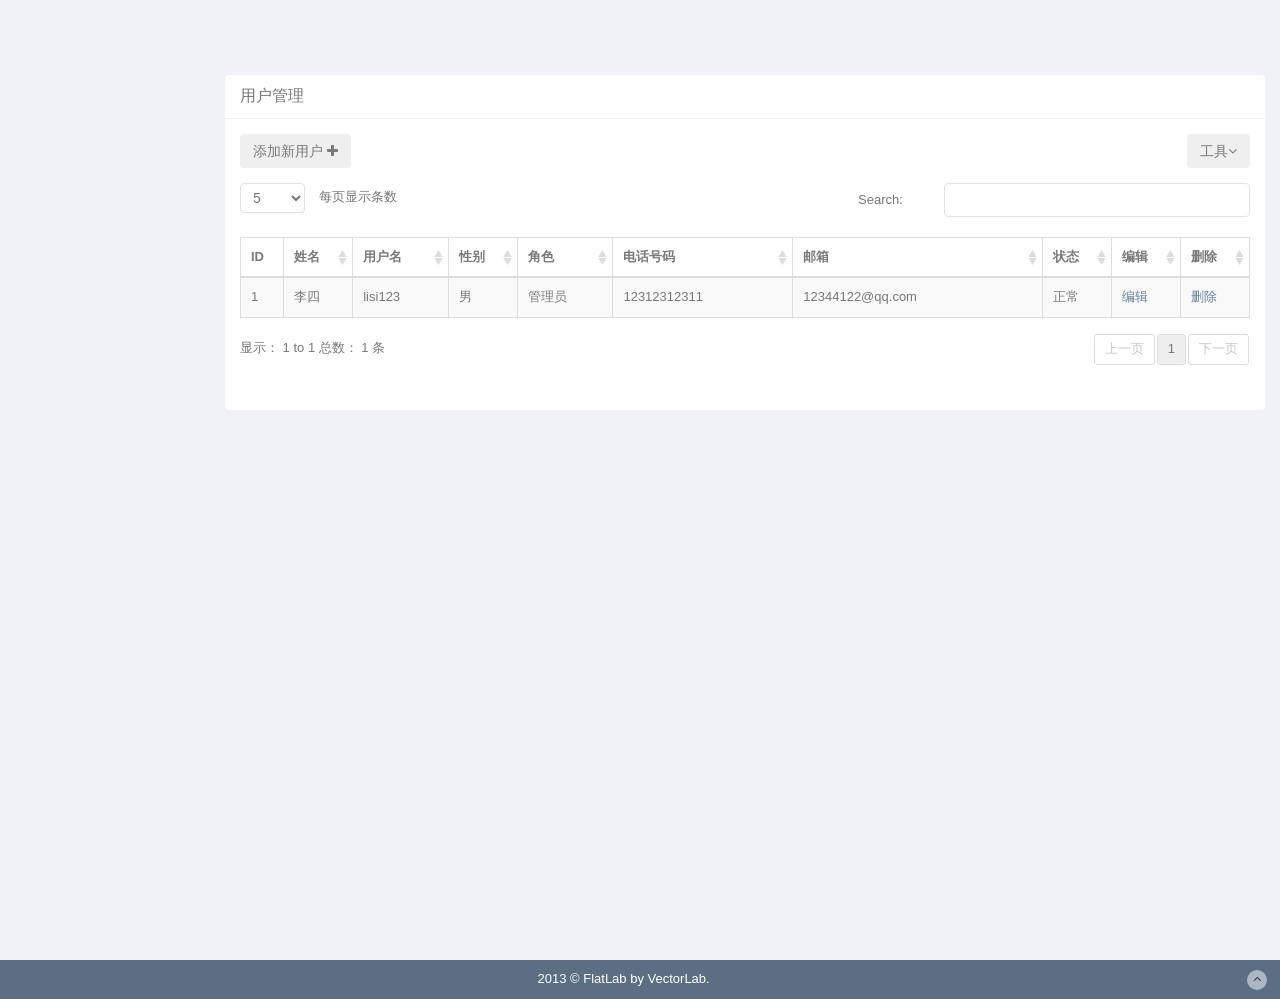
<file: src/main/resources/static/admin-user-list.html>
<!DOCTYPE html>
<html lang="en">
  <head>
    <meta charset="utf-8">
    <meta name="viewport" content="width=device-width, initial-scale=1.0">
    <meta name="description" content="">
    <meta name="author" content="Mosaddek">
    <meta name="keyword" content="FlatLab, Dashboard, Bootstrap, Admin, Template, Theme, Responsive, Fluid, Retina">
    <link rel="shortcut icon" href="img/favicon.png">

    <title>用户管理</title>

    <!-- Bootstrap core CSS -->
    <link href="css/bootstrap.min.css" rel="stylesheet">
    <link href="css/bootstrap-reset.css" rel="stylesheet">
    <!--external css-->
    <link href="assets/font-awesome/css/font-awesome.css" rel="stylesheet" />
    <link rel="stylesheet" href="assets/data-tables/DT_bootstrap.css" />

      <!--right slidebar-->
      <link href="css/slidebars.css" rel="stylesheet">

    <!-- Custom styles for this template -->
    <link href="css/style.css" rel="stylesheet">
    <link href="css/style-responsive.css" rel="stylesheet" />

    <!-- HTML5 shim and Respond.js IE8 support of HTML5 tooltipss and media queries -->
    <!--[if lt IE 9]>
      <script src="js/html5shiv.js"></script>
      <script src="js/respond.min.js"></script>
    <![endif]-->
  </head>

  <body>

  <section id="container" class="">

      <section id="main-content">
          <section class="wrapper site-min-height">
              <!-- page start-->
              <section class="panel">
                  <header class="panel-heading">
                      用户管理
                  </header>
                  <div class="panel-body">
                      <div class="adv-table editable-table ">
                          <div class="clearfix">
                              <div class="btn-group">
                                  <button id="editable-sample_new" class="btn green">
                                      添加新用户 <i class="fa fa-plus"></i>
                                  </button>
                              </div>
                              <div class="btn-group pull-right">
                                  <button class="btn dropdown-toggle" data-toggle="dropdown">工具<i class="fa fa-angle-down"></i>
                                  </button>
                                  <ul class="dropdown-menu pull-right">
                                      <li><a href="#">打印</a></li>
                                      <li><a href="#">保存为PDF</a></li>
                                      <li><a href="#">导出到Excel</a></li>
                                  </ul>
                              </div>
                          </div>
                          <div class="space15"></div>

                          <div class="table-responsive">

                          <table class="table table-striped table-hover table-bordered" id="editable-sample">
                              <thead>
                              <tr>
                                  <th>ID</th>
                                  <th>姓名</th>
                                  <th>用户名</th>
                                  <th>性别</th>
                                  <th>角色</th>
                                  <th>电话号码</th>
                                  <th>邮箱</th>
                                  <th>状态</th>
                                  <th>编辑</th>
                                  <th>删除</th>
                              </tr>
                              </thead>
                              <tbody>
                              <tr class="">
                                  <td>1</td>
                                  <td>李四</td>
                                  <td>lisi123</td>
                                  <td>男</td>
                                  <td>管理员</td>
                                  <td>12312312311</td>
                                  <td>12344122@qq.com</td>
                                  <td>正常</td>
<!--                                  <td class="center">super user</td>-->
                                  <td><a class="edit" href="javascript:;">编辑</a></td>
                                  <td>

                                          <a  data-toggle="modal" href="#myModal">
                                      删除
                                  </a>

                                     </td>


                                 <!-- <a class="delete" href="javascript:;">删除</a>-->
                              </tr>

                              </tbody>
                          </table>
                              <div class="modal fade" id="myModal" tabindex="-1"  aria-labelledby="myModalLabel" aria-hidden="true">
                                  <div class="modal-dialog">
                                      <div class="modal-content">
                                          <div class="modal-header">
                                              <button type="button" class="close" data-dismiss="modal" aria-hidden="true">&times;</button>
                                              <h4 class="modal-title">警告</h4>
                                          </div>
                                          <div class="modal-body">

                                              确定要删除吗？

                                          </div>
                                          <div class="modal-footer">
                                              <button data-dismiss="modal" class="btn btn-default" type="button">关闭</button>
                                              <button class="btn btn-success" type="button" onclick="location.href='all-tables-data.html'">确定</button>
                                          </div>
                                      </div>
                                  </div>
                              </div>

                          </div>
                      </div>
                  </div>
              </section>
              <!-- page end-->
          </section>
      </section>
      <!--main content end-->

      <!-- Right Slidebar end -->
      <!--footer start-->
      <footer class="site-footer">
          <div class="text-center">
              2013 &copy; FlatLab by VectorLab.
              <a href="#" class="go-top">
                  <i class="fa fa-angle-up"></i>
              </a>
          </div>
      </footer>
      <!--footer end-->
  </section>

    <!-- js placed at the end of the document so the pages load faster -->
    <script src="js/jquery.js"></script>
    <script src="js/jquery-ui-1.9.2.custom.min.js"></script>
    <script src="js/jquery-migrate-1.2.1.min.js"></script>
    <script src="js/bootstrap.min.js"></script>
    <script class="include" type="text/javascript" src="js/jquery.dcjqaccordion.2.7.js"></script>
    <script src="js/jquery.scrollTo.min.js"></script>
    <script src="js/jquery.nicescroll.js" type="text/javascript"></script>
    <script type="text/javascript" src="assets/data-tables/jquery.dataTables.js"></script>
    <script type="text/javascript" src="assets/data-tables/DT_bootstrap.js"></script>
    <script src="js/respond.min.js" ></script>

  <!--right slidebar-->
  <script src="js/slidebars.min.js"></script>

    <!--common script for all pages-->
    <script src="js/common-scripts.js"></script>

      <!--script for this page only-->
      <script src="js/editable-table.js"></script>

      <!-- END JAVASCRIPTS -->
      <script>
          jQuery(document).ready(function() {
              EditableTable.init();
          });
      </script>


  </body>
</html>
</file>
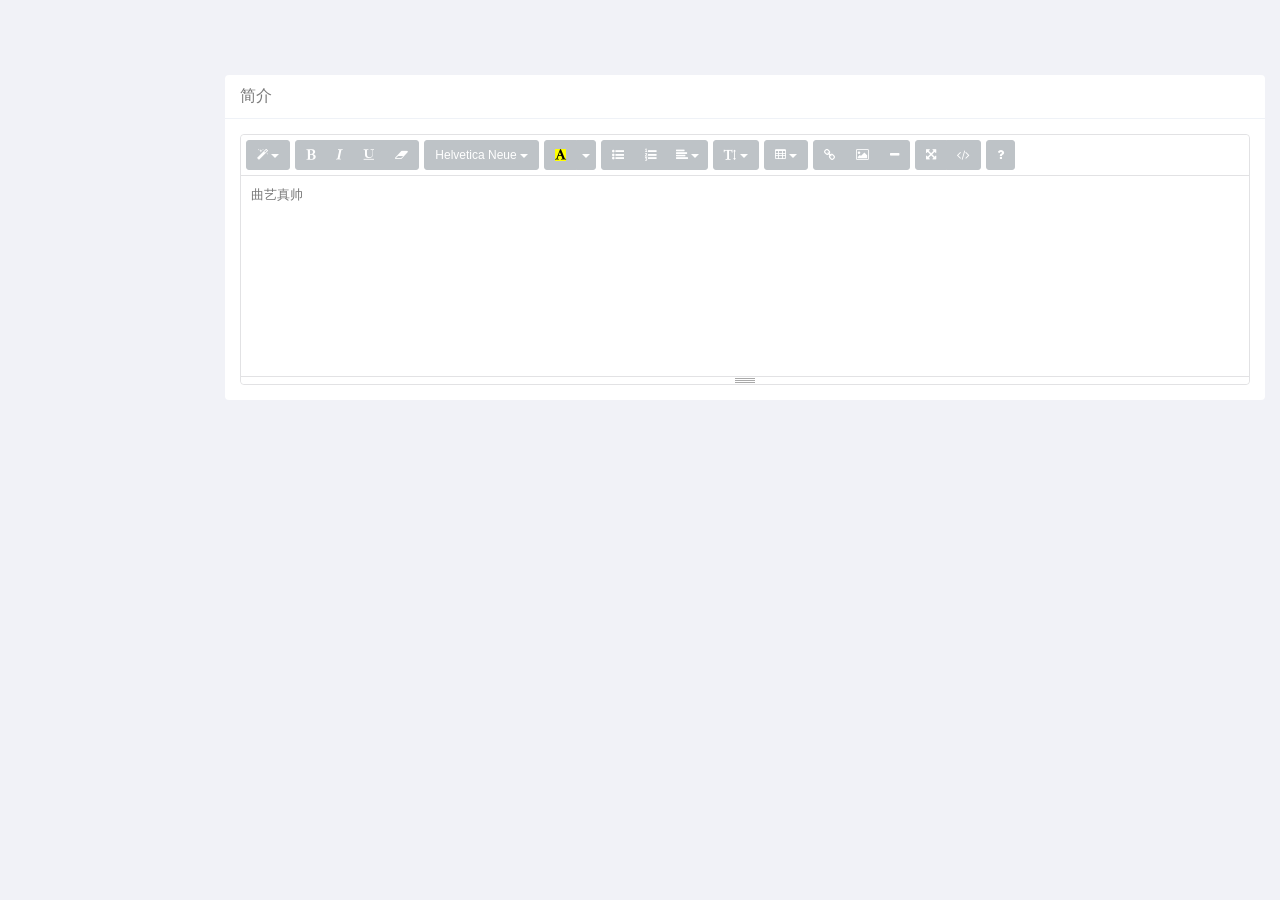
<file: src/main/resources/static/advanced_form_components.html>
<!DOCTYPE html>
<html lang="en">
  <head>
    <meta charset="utf-8">
    <meta name="viewport" content="width=device-width, initial-scale=1.0">
    <meta name="description" content="">
    <meta name="author" content="Mosaddek">
    <meta name="keyword" content="FlatLab, Dashboard, Bootstrap, Admin, Template, Theme, Responsive, Fluid, Retina">
    <link rel="shortcut icon" href="img/favicon.png">
    <title>Advanced Form Components</title>

    <!-- Bootstrap core CSS -->
    <link href="css/bootstrap.min.css" rel="stylesheet">
    <link href="css/bootstrap-reset.css" rel="stylesheet">
    <!--external css-->
    <link href="assets/font-awesome/css/font-awesome.css" rel="stylesheet" />
    <link rel="stylesheet" type="text/css" href="assets/bootstrap-fileupload/bootstrap-fileupload.css" />
    <link rel="stylesheet" type="text/css" href="assets/bootstrap-wysihtml5/bootstrap-wysihtml5.css" />
    <link rel="stylesheet" type="text/css" href="assets/bootstrap-datepicker/css/datepicker.css" />
    <link rel="stylesheet" type="text/css" href="assets/bootstrap-timepicker/compiled/timepicker.css" />
    <link rel="stylesheet" type="text/css" href="assets/bootstrap-colorpicker/css/colorpicker.css" />
    <link rel="stylesheet" type="text/css" href="assets/bootstrap-daterangepicker/daterangepicker-bs3.css" />
    <link rel="stylesheet" type="text/css" href="assets/bootstrap-datetimepicker/css/datetimepicker.css" />
    <link rel="stylesheet" type="text/css" href="assets/jquery-multi-select/css/multi-select.css" />
    <!--right slidebar-->
    <link href="css/slidebars.css" rel="stylesheet">
    <!--  summernote -->
    <link href="assets/summernote/dist/summernote.css" rel="stylesheet">
    <!-- Custom styles for this template -->
    <link href="css/style.css" rel="stylesheet">
    <link href="css/style-responsive.css" rel="stylesheet" />
    <!-- HTML5 shim and Respond.js IE8 support of HTML5 tooltipss and media queries -->
    <!--[if lt IE 9]>
      <script src="js/html5shiv.js"></script>
      <script src="js/respond.min.js"></script>
    <![endif]-->
  </head>

  <body>

  <section id="container" class="">
      <!--header start-->

      <!--header end-->
      <!--sidebar start-->

      <!--sidebar end-->
      <!--main content start-->
      <section id="main-content">
          <section class="wrapper">
          <!-- page start-->
              <!--multiple select start-->

              <!--multiple select end-->

              <!--date picker start-->

              <!--date picker end-->

              <!--datetime picker start-->

              <!--datetime picker end-->

              <!--time picker start-->

              <!--time picker end-->

              <!--color picker start-->

              <!--color picker end-->

              <!--Spinner start-->

              <!--Spinner end-->

              <!--Advanced File Input start-->

              <!--Advanced File Input end-->

              <!--wysihtml5 start-->

              <!--wysihtml5 end-->

              <!--Summernote start-->
              <div class="row">
                  <div class="col-md-12">
                      <section class="panel">
                          <header class="panel-heading head-border">
                              简介
                          </header>
                          <div class="panel-body">
                              <div class="summernote" >曲艺真帅
                              </div>

                          </div>
                      </section>
                  </div>
              </div>
              <!--Summernote end-->


          <!-- page end-->
          </section>
      </section>
      <!--main content end-->

      <!-- Right Slidebar start -->

      <!-- Right Slidebar end -->

      <!--footer start-->

      <!--footer end-->
  </section>

    <!-- js placed at the end of the document so the pages load faster -->
    <script src="js/jquery.js"></script>
    <script src="js/bootstrap.min.js"></script>
    <script class="include" type="text/javascript" src="js/jquery.dcjqaccordion.2.7.js"></script>
    <script src="js/jquery.scrollTo.min.js"></script>
    <script src="js/jquery.nicescroll.js" type="text/javascript"></script>
    <script src="js/respond.min.js" ></script>
  
    <!--this page plugins-->

  <script type="text/javascript" src="assets/fuelux/js/spinner.min.js"></script>
  <script type="text/javascript" src="assets/bootstrap-fileupload/bootstrap-fileupload.js"></script>
  <script type="text/javascript" src="assets/bootstrap-wysihtml5/wysihtml5-0.3.0.js"></script>
  <script type="text/javascript" src="assets/bootstrap-wysihtml5/bootstrap-wysihtml5.js"></script>
  <script type="text/javascript" src="assets/bootstrap-datepicker/js/bootstrap-datepicker.js"></script>
  <script type="text/javascript" src="assets/bootstrap-datetimepicker/js/bootstrap-datetimepicker.js"></script>
  <script type="text/javascript" src="assets/bootstrap-daterangepicker/moment.min.js"></script>
  <script type="text/javascript" src="assets/bootstrap-daterangepicker/daterangepicker.js"></script>
  <script type="text/javascript" src="assets/bootstrap-colorpicker/js/bootstrap-colorpicker.js"></script>
  <script type="text/javascript" src="assets/bootstrap-timepicker/js/bootstrap-timepicker.js"></script>
  <script type="text/javascript" src="assets/jquery-multi-select/js/jquery.multi-select.js"></script>
  <script type="text/javascript" src="assets/jquery-multi-select/js/jquery.quicksearch.js"></script>


  <!--summernote-->
  <script src="assets/summernote/dist/summernote.min.js"></script>

  <!--right slidebar-->
  <script src="js/slidebars.min.js"></script>

  <!--common script for all pages-->
    <script src="js/common-scripts.js"></script>
    <!--this page  script only-->
    <script src="js/advanced-form-components.js"></script>

  <script>

      jQuery(document).ready(function(){

          $('.summernote').summernote({
              height: 200,                 // set editor height

              minHeight: null,             // set minimum height of editor
              maxHeight: null,             // set maximum height of editor

              focus: true                 // set focus to editable area after initializing summernote
          });
          // var sHtm = $('.summernote').code();
          // console.log(sHtm);
          // var te = 'hello word我我我哦我我';
          // $('#editor').summernote('code', te);
          // console.log($(".note-editable").val())
          // $.ajax({
          //     type: "post",
          //     url: getRootPath() + "frou/adsad",
          //     dataType: 'json',
          //     data:{},
          //     success:function (json) {
          //
          //     }
          // });

      });

  </script>

  </body>
</html>
</file>
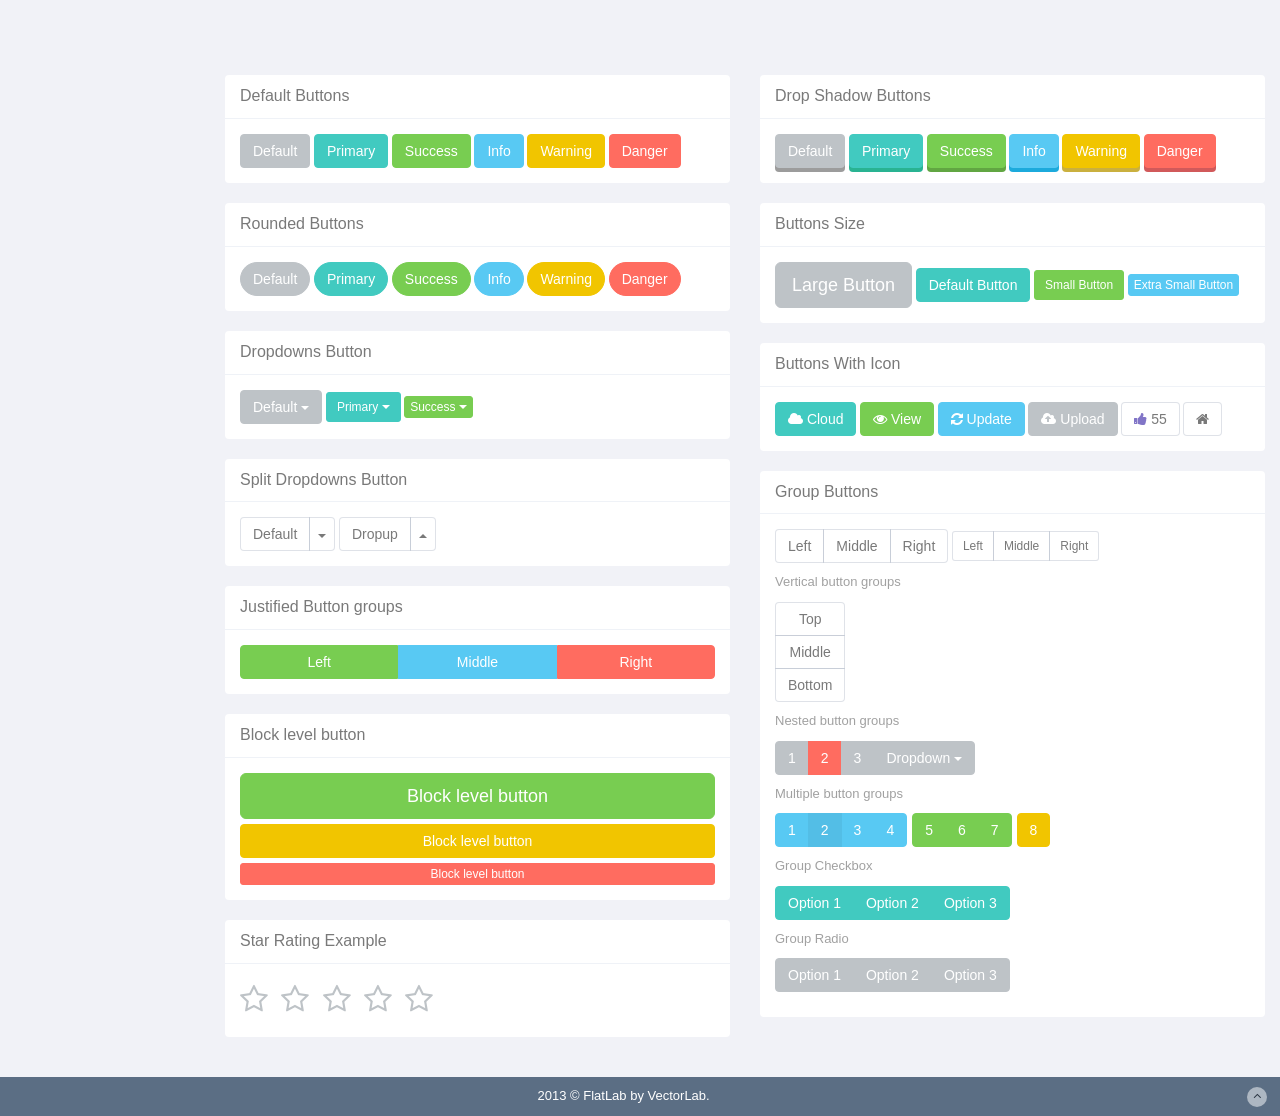
<file: src/main/resources/static/buttons.html>
<!DOCTYPE html>
<html lang="en">
  <head>
    <meta charset="utf-8">
    <meta name="viewport" content="width=device-width, initial-scale=1.0">
    <meta name="description" content="">
    <meta name="author" content="Mosaddek">
    <meta name="keyword" content="FlatLab, Dashboard, Bootstrap, Admin, Template, Theme, Responsive, Fluid, Retina">
    <link rel="shortcut icon" href="img/favicon.png">

    <title>Button</title>

    <!-- Bootstrap core CSS -->
    <link href="css/bootstrap.min.css" rel="stylesheet">
    <link href="css/bootstrap-reset.css" rel="stylesheet">
    <!--external css-->
    <link href="assets/font-awesome/css/font-awesome.css" rel="stylesheet" />
      <!--right slidebar-->
      <link href="css/slidebars.css" rel="stylesheet">
    <!-- Custom styles for this template -->
    <link href="css/style.css" rel="stylesheet">
    <link href="css/style-responsive.css" rel="stylesheet" />

    <!-- HTML5 shim and Respond.js IE8 support of HTML5 tooltipss and media queries -->
    <!--[if lt IE 9]>
      <script src="js/html5shiv.js"></script>
      <script src="js/respond.min.js"></script>
    <![endif]-->
  </head>

  <body>

  <section id="container" class="">
      <!--header start-->

      <!--header end-->
      <!--sidebar start-->

      <!--sidebar end-->
      <!--main content start-->
      <section id="main-content">
          <section class="wrapper">
              <!-- page start-->
              <div class="row">
                  <div class="col-sm-6">
                      <section class="panel">
                          <header class="panel-heading">
                              Default Buttons
                          </header>
                          <div class="panel-body">
                              <button type="button" class="btn btn-default">Default</button>
                              <button type="button" class="btn btn-primary">Primary</button>
                              <button type="button" class="btn btn-success">Success</button>
                              <button type="button" class="btn btn-info">Info</button>
                              <button type="button" class="btn btn-warning">Warning</button>
                              <button type="button" class="btn btn-danger">Danger</button>
                          </div>
                      </section>
                  </div>
                  <div class="col-sm-6">
                      <section class="panel">
                          <header class="panel-heading">
                              Drop Shadow Buttons
                          </header>
                          <div class="panel-body">
                              <button type="button" class="btn btn-shadow btn-default">Default</button>
                              <button type="button" class="btn btn-shadow btn-primary">Primary</button>
                              <button type="button" class="btn btn-shadow btn-success">Success</button>
                              <button type="button" class="btn btn-shadow btn-info">Info</button>
                              <button type="button" class="btn btn-shadow btn-warning">Warning</button>
                              <button type="button" class="btn btn-shadow btn-danger">Danger</button>
                          </div>
                      </section>
                  </div>
              </div>
              <div class="row">
                  <div class="col-sm-6">
                      <section class="panel">
                          <header class="panel-heading">
                              Rounded Buttons
                          </header>
                          <div class="panel-body">
                              <button type="button" class="btn btn-round btn-default">Default</button>
                              <button type="button" class="btn btn-round btn-primary">Primary</button>
                              <button type="button" class="btn btn-round btn-success">Success</button>
                              <button type="button" class="btn btn-round btn-info">Info</button>
                              <button type="button" class="btn btn-round btn-warning">Warning</button>
                              <button type="button" class="btn btn-round btn-danger">Danger</button>
                          </div>
                      </section>
                      <section class="panel">
                          <header class="panel-heading">
                              Dropdowns Button
                          </header>
                          <div class="panel-body">
                              <div class="btn-group">
                                  <button data-toggle="dropdown" class="btn btn-default dropdown-toggle" type="button">Default <span class="caret"></span></button>
                                  <ul role="menu" class="dropdown-menu">
                                      <li><a href="#">Action</a></li>
                                      <li><a href="#">Another action</a></li>
                                      <li><a href="#">Something else here</a></li>
                                      <li class="divider"></li>
                                      <li><a href="#">Separated link</a></li>
                                  </ul>
                              </div><!-- /btn-group -->
                              <div class="btn-group">
                                  <button data-toggle="dropdown" class="btn btn-primary dropdown-toggle btn-sm" type="button">Primary <span class="caret"></span></button>
                                  <ul role="menu" class="dropdown-menu">
                                      <li><a href="#">Action</a></li>
                                      <li><a href="#">Another action</a></li>
                                      <li><a href="#">Something else here</a></li>
                                      <li class="divider"></li>
                                      <li><a href="#">Separated link</a></li>
                                  </ul>
                              </div><!-- /btn-group -->
                              <div class="btn-group">
                                  <button data-toggle="dropdown" class="btn btn-success dropdown-toggle btn-xs" type="button">Success <span class="caret"></span></button>
                                  <ul role="menu" class="dropdown-menu">
                                      <li><a href="#">Action</a></li>
                                      <li><a href="#">Another action</a></li>
                                      <li><a href="#">Something else here</a></li>
                                      <li class="divider"></li>
                                      <li><a href="#">Separated link</a></li>
                                  </ul>
                              </div><!-- /btn-group -->
                          </div>
                      </section>
                      <section class="panel">
                          <header class="panel-heading">
                              Split Dropdowns Button
                          </header>
                          <div class="panel-body">
                              <div class="btn-group">
                                  <button class="btn btn-white" type="button">Default</button>
                                  <button data-toggle="dropdown" class="btn btn-white dropdown-toggle" type="button"><span class="caret"></span></button>
                                  <ul role="menu" class="dropdown-menu">
                                      <li><a href="#">Action</a></li>
                                      <li><a href="#">Another action</a></li>
                                      <li><a href="#">Something else here</a></li>
                                      <li class="divider"></li>
                                      <li><a href="#">Separated link</a></li>
                                  </ul>
                              </div><!-- /btn-group -->
                              <div class="btn-group dropup">
                                  <button class="btn btn-white" type="button">Dropup</button>
                                  <button data-toggle="dropdown" class="btn btn-white dropdown-toggle" type="button"><span class="caret"></span></button>
                                  <ul role="menu" class="dropdown-menu">
                                      <li><a href="#">Action</a></li>
                                      <li><a href="#">Another action</a></li>
                                      <li><a href="#">Something else here</a></li>
                                      <li class="divider"></li>
                                      <li><a href="#">Separated link</a></li>
                                  </ul>
                              </div><!-- /btn-group -->
                          </div>
                      </section>
                      <section class="panel">
                          <header class="panel-heading">
                              Justified Button groups
                          </header>
                          <div class="panel-body">
                              <div class="btn-group btn-group-justified">
                                  <a class="btn btn-success" href="#">Left</a>
                                  <a class="btn btn-info" href="#">Middle</a>
                                  <a class="btn btn-danger" href="#">Right</a>
                              </div>
                          </div>
                      </section>

                      <section class="panel">
                          <header class="panel-heading">
                              Block level button
                          </header>
                          <div class="panel-body">
                              <button type="button" class="btn btn-success btn-lg btn-block">Block level button</button>
                              <button type="button" class="btn btn-warning btn-block">Block level button</button>
                              <button type="button" class="btn btn-danger btn-xs btn-block">Block level button</button>
                          </div>
                      </section>
                      <section class="panel">
                          <header class="panel-heading">
                              Star Rating Example
                          </header>
                          <div class="panel-body">
                              <span class="rating">
                                  <span class="star"></span>
                                  <span class="star"></span>
                                  <span class="star"></span>
                                  <span class="star"></span>
                                  <span class="star"></span>
                              </span>
                          </div>
                      </section>
                  </div>
                  <div class="col-sm-6">
                      <section class="panel">
                          <header class="panel-heading">
                              Buttons Size
                          </header>
                          <div class="panel-body">
                              <button type="button" class="btn btn-default btn-lg">Large Button</button>
                              <button type="button" class="btn btn-primary">Default Button</button>
                              <button type="button" class="btn btn-success btn-sm">Small Button</button>
                              <button type="button" class="btn btn-info btn-xs">Extra Small Button</button>
                          </div>
                      </section>
                      <section class="panel">
                          <header class="panel-heading">
                              Buttons With Icon
                          </header>
                          <div class="panel-body">
                              <button type="button" class="btn btn-primary"><i class="fa fa-cloud"></i> Cloud</button>
                              <button type="button" class="btn btn-success"><i class="fa fa-eye"></i> View </button>
                              <button type="button" class="btn btn-info "><i class="fa fa-refresh"></i> Update</button>
                              <button type="button" class="btn btn-default "><i class="fa fa-cloud-upload"></i> Upload</button>
                              <button data-toggle="button" class="btn btn-white">
                                  <i class="fa fa-thumbs-up text-info"></i>
                                   55
                              </button>
                              <button data-toggle="button" class="btn btn-white">
                                  <i class="fa fa-home"></i>
                              </button>
                          </div>
                      </section>
                      <section class="panel">
                          <header class="panel-heading">
                              Group Buttons
                          </header>
                          <div class="panel-body">
                              <div class="btn-row">
                                  <div class="btn-group">
                                      <button class="btn btn-white" type="button">Left</button>
                                      <button class="btn btn-white" type="button">Middle</button>
                                      <button class="btn btn-white" type="button">Right</button>
                                  </div>
                                  <div class="btn-group  btn-group-sm">
                                      <button class="btn btn-white" type="button">Left</button>
                                      <button class="btn btn-white" type="button">Middle</button>
                                      <button class="btn btn-white" type="button">Right</button>
                                  </div>
                              </div>
                              <p class="text-muted">Vertical button groups</p>
                              <div class="btn-row">
                                  <div class="btn-group-vertical">
                                      <button class="btn btn-white" type="button">Top</button>
                                      <button class="btn btn-white" type="button">Middle</button>
                                      <button class="btn btn-white" type="button">Bottom</button>
                                  </div>
                              </div>
                              <p class="text-muted">Nested button groups</p>
                              <div class="btn-row">
                                  <div class="btn-group">
                                      <button class="btn btn-default" type="button">1</button>
                                      <button class="btn btn-danger" type="button">2</button>
                                      <button class="btn btn-default" type="button">3</button>
                                      <div class="btn-group">
                                          <button data-toggle="dropdown" class="btn btn-default dropdown-toggle" type="button"> Dropdown <span class="caret"></span> </button>
                                          <ul class="dropdown-menu">
                                              <li><a href="#">Dropdown link 1</a></li>
                                              <li><a href="#">Dropdown link 2</a></li>
                                              <li><a href="#">Dropdown link 3</a></li>
                                          </ul>
                                      </div>
                                  </div>
                              </div>

                              <p class="text-muted">Multiple button groups</p>
                              <div class="btn-row">
                                  <div class="btn-toolbar">
                                      <div class="btn-group">
                                          <button class="btn btn-info" type="button">1</button>
                                          <button class="btn btn-info active" type="button">2</button>
                                          <button class="btn btn-info" type="button">3</button>
                                          <button class="btn btn-info" type="button">4</button>
                                      </div>
                                      <div class="btn-group">
                                          <button class="btn btn-success" type="button">5</button>
                                          <button class="btn btn-success" type="button">6</button>
                                          <button class="btn btn-success" type="button">7</button>
                                      </div>
                                      <div class="btn-group">
                                          <button class="btn btn-warning" type="button">8</button>
                                      </div>
                                  </div>
                              </div>

                              <p class="text-muted">Group Checkbox</p>
                              <div class="btn-row">
                                  <div class="btn-group" data-toggle="buttons">
                                      <label class="btn btn-primary">
                                          <input type="checkbox"> Option 1
                                      </label>
                                      <label class="btn btn-primary">
                                          <input type="checkbox"> Option 2
                                      </label>
                                      <label class="btn btn-primary">
                                          <input type="checkbox"> Option 3
                                      </label>
                                  </div>
                              </div>

                              <p class="text-muted">Group Radio</p>
                              <div class="btn-row">
                                  <div class="btn-group" data-toggle="buttons">
                                      <label class="btn btn-default">
                                          <input type="radio" name="options" id="option1"> Option 1
                                      </label>
                                      <label class="btn btn-default">
                                          <input type="radio" name="options" id="option2"> Option 2
                                      </label>
                                      <label class="btn btn-default">
                                          <input type="radio" name="options" id="option3"> Option 3
                                      </label>
                                  </div>
                              </div>
                          </div>
                      </section>
                  </div>
              </div>
              <!-- page end-->
          </section>
      </section>
      <!--main content end-->
      <!-- Right Slidebar start -->
      <div class="sb-slidebar sb-right sb-style-overlay">
          <h5 class="side-title">Online Customers</h5>
          <ul class="quick-chat-list">
              <li class="online">
                  <div class="media">
                      <a href="#" class="pull-left media-thumb">
                          <img alt="" src="img/chat-avatar2.jpg" class="media-object">
                      </a>
                      <div class="media-body">
                          <strong>John Doe</strong>
                          <small>Dream Land, AU</small>
                      </div>
                  </div><!-- media -->
              </li>
              <li class="online">
                  <div class="media">
                      <a href="#" class="pull-left media-thumb">
                          <img alt="" src="img/chat-avatar.jpg" class="media-object">
                      </a>
                      <div class="media-body">
                          <div class="media-status">
                              <span class=" badge bg-important">3</span>
                          </div>
                          <strong>Jonathan Smith</strong>
                          <small>United States</small>
                      </div>
                  </div><!-- media -->
              </li>

              <li class="online">
                  <div class="media">
                      <a href="#" class="pull-left media-thumb">
                          <img alt="" src="img/pro-ac-1.png" class="media-object">
                      </a>
                      <div class="media-body">
                          <div class="media-status">
                              <span class=" badge bg-success">5</span>
                          </div>
                          <strong>Jane Doe</strong>
                          <small>ABC, USA</small>
                      </div>
                  </div><!-- media -->
              </li>
              <li class="online">
                  <div class="media">
                      <a href="#" class="pull-left media-thumb">
                          <img alt="" src="img/avatar1.jpg" class="media-object">
                      </a>
                      <div class="media-body">
                          <strong>Anjelina Joli</strong>
                          <small>Fockland, UK</small>
                      </div>
                  </div><!-- media -->
              </li>
              <li class="online">
                  <div class="media">
                      <a href="#" class="pull-left media-thumb">
                          <img alt="" src="img/mail-avatar.jpg" class="media-object">
                      </a>
                      <div class="media-body">
                          <div class="media-status">
                              <span class=" badge bg-warning">7</span>
                          </div>
                          <strong>Mr Tasi</strong>
                          <small>Dream Land, USA</small>
                      </div>
                  </div><!-- media -->
              </li>
          </ul>
          <h5 class="side-title"> pending Task</h5>
          <ul class="p-task tasks-bar">
              <li>
                  <a href="#">
                      <div class="task-info">
                          <div class="desc">Dashboard v1.3</div>
                          <div class="percent">40%</div>
                      </div>
                      <div class="progress progress-striped">
                          <div style="width: 40%" aria-valuemax="100" aria-valuemin="0" aria-valuenow="40" role="progressbar" class="progress-bar progress-bar-success">
                              <span class="sr-only">40% Complete (success)</span>
                          </div>
                      </div>
                  </a>
              </li>
              <li>
                  <a href="#">
                      <div class="task-info">
                          <div class="desc">Database Update</div>
                          <div class="percent">60%</div>
                      </div>
                      <div class="progress progress-striped">
                          <div style="width: 60%" aria-valuemax="100" aria-valuemin="0" aria-valuenow="60" role="progressbar" class="progress-bar progress-bar-warning">
                              <span class="sr-only">60% Complete (warning)</span>
                          </div>
                      </div>
                  </a>
              </li>
              <li>
                  <a href="#">
                      <div class="task-info">
                          <div class="desc">Iphone Development</div>
                          <div class="percent">87%</div>
                      </div>
                      <div class="progress progress-striped">
                          <div style="width: 87%" aria-valuemax="100" aria-valuemin="0" aria-valuenow="20" role="progressbar" class="progress-bar progress-bar-info">
                              <span class="sr-only">87% Complete</span>
                          </div>
                      </div>
                  </a>
              </li>
              <li>
                  <a href="#">
                      <div class="task-info">
                          <div class="desc">Mobile App</div>
                          <div class="percent">33%</div>
                      </div>
                      <div class="progress progress-striped">
                          <div style="width: 33%" aria-valuemax="100" aria-valuemin="0" aria-valuenow="80" role="progressbar" class="progress-bar progress-bar-danger">
                              <span class="sr-only">33% Complete (danger)</span>
                          </div>
                      </div>
                  </a>
              </li>
              <li>
                  <a href="#">
                      <div class="task-info">
                          <div class="desc">Dashboard v1.3</div>
                          <div class="percent">45%</div>
                      </div>
                      <div class="progress progress-striped active">
                          <div style="width: 45%" aria-valuemax="100" aria-valuemin="0" aria-valuenow="45" role="progressbar" class="progress-bar">
                              <span class="sr-only">45% Complete</span>
                          </div>
                      </div>

                  </a>
              </li>
              <li class="external">
                  <a href="#">See All Tasks</a>
              </li>
          </ul>
      </div>
      <!-- Right Slidebar end -->
      <!--footer start-->
      <footer class="site-footer">
          <div class="text-center">
              2013 &copy; FlatLab by VectorLab.
              <a href="#" class="go-top">
                  <i class="fa fa-angle-up"></i>
              </a>
          </div>
      </footer>
      <!--footer end-->
  </section>

    <!-- js placed at the end of the document so the pages load faster -->
    <script src="js/jquery.js"></script>
    <script src="js/bootstrap.min.js"></script>
    <script class="include" type="text/javascript" src="js/jquery.dcjqaccordion.2.7.js"></script>
    <script src="js/jquery.scrollTo.min.js"></script>
    <script src="js/jquery.nicescroll.js" type="text/javascript"></script>
    <script src="js/respond.min.js" ></script>

  <!--right slidebar-->
  <script src="js/slidebars.min.js"></script>

    <!--common script for all pages-->
    <script src="js/common-scripts.js"></script>


  </body>
</html>
</file>
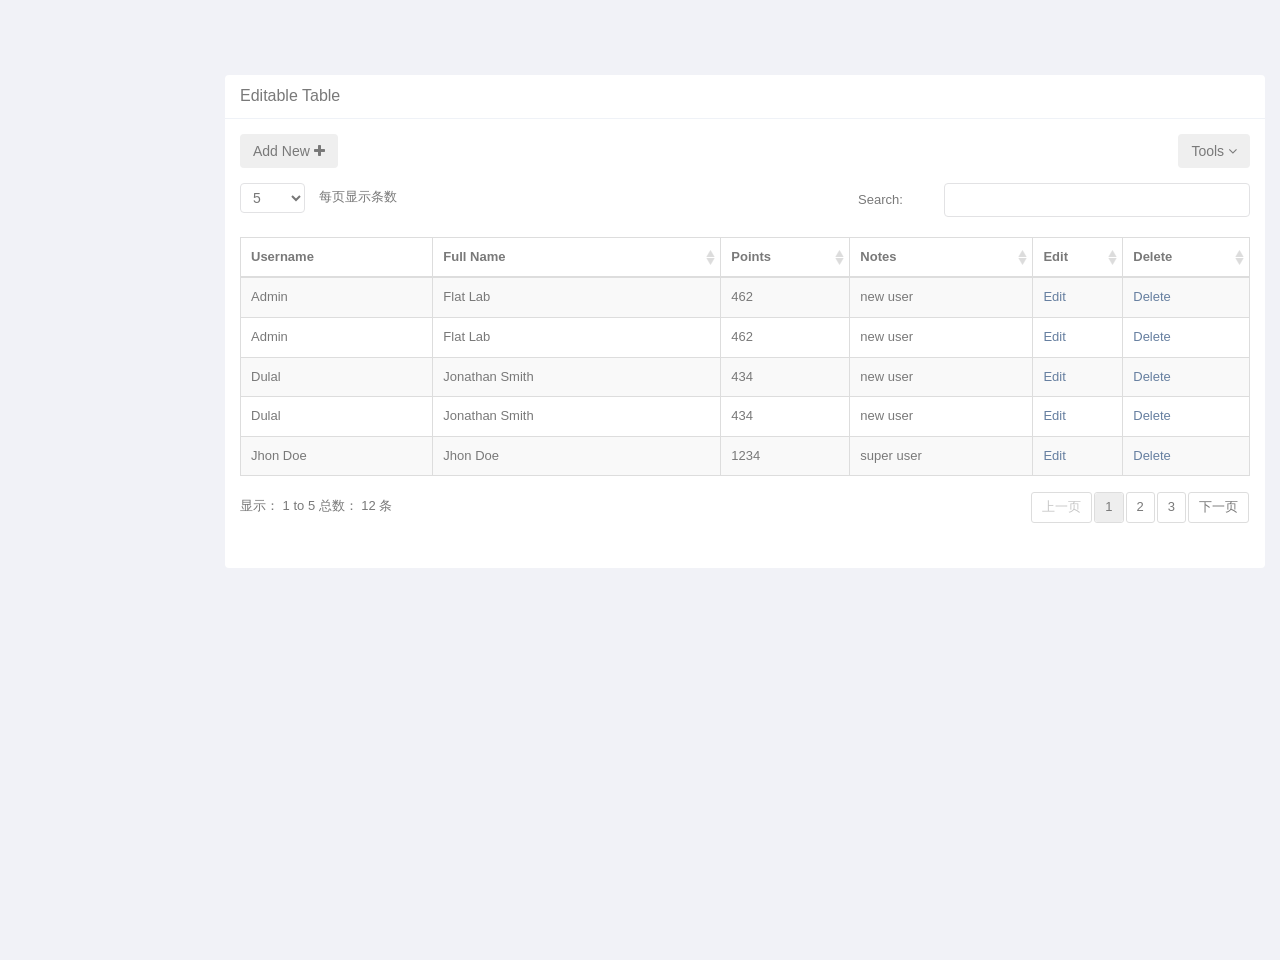
<file: src/main/resources/static/editable_table.html>
<!DOCTYPE html>
<html lang="en">
  <head>
    <meta charset="utf-8">
    <meta name="viewport" content="width=device-width, initial-scale=1.0">
    <meta name="description" content="">
    <meta name="author" content="Mosaddek">
    <meta name="keyword" content="FlatLab, Dashboard, Bootstrap, Admin, Template, Theme, Responsive, Fluid, Retina">
    <link rel="shortcut icon" href="img/favicon.png">

    <title>Editable Table</title>

    <!-- Bootstrap core CSS -->
    <link href="css/bootstrap.min.css" rel="stylesheet">
    <link href="css/bootstrap-reset.css" rel="stylesheet">
    <!--external css-->
    <link href="assets/font-awesome/css/font-awesome.css" rel="stylesheet" />
    <link rel="stylesheet" href="assets/data-tables/DT_bootstrap.css" />

      <!--right slidebar-->
      <link href="css/slidebars.css" rel="stylesheet">

    <!-- Custom styles for this template -->
    <link href="css/style.css" rel="stylesheet">
    <link href="css/style-responsive.css" rel="stylesheet" />

    <!-- HTML5 shim and Respond.js IE8 support of HTML5 tooltipss and media queries -->
    <!--[if lt IE 9]>
      <script src="js/html5shiv.js"></script>
      <script src="js/respond.min.js"></script>
    <![endif]-->
  </head>

  <body>

  <section id="container" class="">
      <!--header start-->

      <!--header end-->
      <!--sidebar start-->

      <!--sidebar end-->
      <!--main content start-->
      <section id="main-content">
          <section class="wrapper site-min-height">
              <!-- page start-->
              <section class="panel">
                  <header class="panel-heading">
                      Editable Table
                  </header>
                  <div class="panel-body">
                      <div class="adv-table editable-table ">
                          <div class="clearfix">
                              <div class="btn-group">
                                  <button id="editable-sample_new" class="btn green">
                                      Add New <i class="fa fa-plus"></i>
                                  </button>
                              </div>
                              <div class="btn-group pull-right">
                                  <button class="btn dropdown-toggle" data-toggle="dropdown">Tools <i class="fa fa-angle-down"></i>
                                  </button>
                                  <ul class="dropdown-menu pull-right">
                                      <li><a href="#">Print</a></li>
                                      <li><a href="#">Save as PDF</a></li>
                                      <li><a href="#">Export to Excel</a></li>
                                  </ul>
                              </div>
                          </div>
                          <div class="space15"></div>

                          <div class="table-responsive">

                          <table class="table table-striped table-hover table-bordered" id="editable-sample">
                              <thead>
                              <tr>
                                  <th>Username</th>
                                  <th>Full Name</th>
                                  <th>Points</th>
                                  <th>Notes</th>
                                  <th>Edit</th>
                                  <th>Delete</th>
                              </tr>
                              </thead>
                              <tbody>
                              <tr class="">
                                  <td>Jondi Rose</td>
                                  <td>Alfred Jondi Rose</td>
                                  <td>1234</td>
                                  <td class="center">super user</td>
                                  <td><a class="edit" href="javascript:;">Edit</a></td>
                                  <td><a class="delete" href="javascript:;">Delete</a></td>
                              </tr>
                              <tr class="">
                                  <td>Dulal</td>
                                  <td>Jonathan Smith</td>
                                  <td>434</td>
                                  <td class="center">new user</td>
                                  <td><a class="edit" href="javascript:;">Edit</a></td>
                                  <td><a class="delete" href="javascript:;">Delete</a></td>
                              </tr>
                              <tr class="">
                                  <td>Sumon</td>
                                  <td> Sumon Ahmed</td>
                                  <td>232</td>
                                  <td class="center">super user</td>
                                  <td><a class="edit" href="javascript:;">Edit</a></td>
                                  <td><a class="delete" href="javascript:;">Delete</a></td>
                              </tr>
                              <tr class="">
                                  <td>vectorlab</td>
                                  <td>dk mosa</td>
                                  <td>132</td>
                                  <td class="center">elite user</td>
                                  <td><a class="edit" href="javascript:;">Edit</a></td>
                                  <td><a class="delete" href="javascript:;">Delete</a></td>
                              </tr>
                              <tr class="">
                                  <td>Admin</td>
                                  <td> Flat Lab</td>
                                  <td>462</td>
                                  <td class="center">new user</td>
                                  <td><a class="edit" href="javascript:;">Edit</a></td>
                                  <td><a class="delete" href="javascript:;">Delete</a></td>
                              </tr>
                              <tr class="">
                                  <td>Rafiqul</td>
                                  <td>Rafiqul dulal</td>
                                  <td>62</td>
                                  <td class="center">new user</td>
                                  <td><a class="edit" href="javascript:;">Edit</a></td>
                                  <td><a class="delete" href="javascript:;">Delete</a></td>
                              </tr>
                              <tr class="">
                                  <td>Jhon Doe</td>
                                  <td>Jhon Doe </td>
                                  <td>1234</td>
                                  <td class="center">super user</td>
                                  <td><a class="edit" href="javascript:;">Edit</a></td>
                                  <td><a class="delete" href="javascript:;">Delete</a></td>
                              </tr>
                              <tr class="">
                                  <td>Dulal</td>
                                  <td>Jonathan Smith</td>
                                  <td>434</td>
                                  <td class="center">new user</td>
                                  <td><a class="edit" href="javascript:;">Edit</a></td>
                                  <td><a class="delete" href="javascript:;">Delete</a></td>
                              </tr>
                              <tr class="">
                                  <td>Sumon</td>
                                  <td> Sumon Ahmed</td>
                                  <td>232</td>
                                  <td class="center">super user</td>
                                  <td><a class="edit" href="javascript:;">Edit</a></td>
                                  <td><a class="delete" href="javascript:;">Delete</a></td>
                              </tr>
                              <tr class="">
                                  <td>vectorlab</td>
                                  <td>dk mosa</td>
                                  <td>132</td>
                                  <td class="center">elite user</td>
                                  <td><a class="edit" href="javascript:;">Edit</a></td>
                                  <td><a class="delete" href="javascript:;">Delete</a></td>
                              </tr>
                              <tr class="">
                                  <td>Admin</td>
                                  <td> Flat Lab</td>
                                  <td>462</td>
                                  <td class="center">new user</td>
                                  <td><a class="edit" href="javascript:;">Edit</a></td>
                                  <td><a class="delete" href="javascript:;">Delete</a></td>
                              </tr>
                              <tr class="">
                                  <td>Rafiqul</td>
                                  <td>Rafiqul dulal</td>
                                  <td>62</td>
                                  <td class="center">new user</td>
                                  <td><a class="edit" href="javascript:;">Edit</a></td>
                                  <td><a class="delete" href="javascript:;">Delete</a></td>
                              </tr>
                              </tbody>
                          </table>

                          </div>
                      </div>
                  </div>
              </section>
              <!-- page end-->
          </section>
      </section>
      <!--main content end-->
      <!-- Right Slidebar start -->
      <div class="sb-slidebar sb-right sb-style-overlay">
          <h5 class="side-title">Online Customers</h5>
          <ul class="quick-chat-list">
              <li class="online">
                  <div class="media">
                      <a href="#" class="pull-left media-thumb">
                          <img alt="" src="img/chat-avatar2.jpg" class="media-object">
                      </a>
                      <div class="media-body">
                          <strong>John Doe</strong>
                          <small>Dream Land, AU</small>
                      </div>
                  </div><!-- media -->
              </li>
              <li class="online">
                  <div class="media">
                      <a href="#" class="pull-left media-thumb">
                          <img alt="" src="img/chat-avatar.jpg" class="media-object">
                      </a>
                      <div class="media-body">
                          <div class="media-status">
                              <span class=" badge bg-important">3</span>
                          </div>
                          <strong>Jonathan Smith</strong>
                          <small>United States</small>
                      </div>
                  </div><!-- media -->
              </li>

              <li class="online">
                  <div class="media">
                      <a href="#" class="pull-left media-thumb">
                          <img alt="" src="img/pro-ac-1.png" class="media-object">
                      </a>
                      <div class="media-body">
                          <div class="media-status">
                              <span class=" badge bg-success">5</span>
                          </div>
                          <strong>Jane Doe</strong>
                          <small>ABC, USA</small>
                      </div>
                  </div><!-- media -->
              </li>
              <li class="online">
                  <div class="media">
                      <a href="#" class="pull-left media-thumb">
                          <img alt="" src="img/avatar1.jpg" class="media-object">
                      </a>
                      <div class="media-body">
                          <strong>Anjelina Joli</strong>
                          <small>Fockland, UK</small>
                      </div>
                  </div><!-- media -->
              </li>
              <li class="online">
                  <div class="media">
                      <a href="#" class="pull-left media-thumb">
                          <img alt="" src="img/mail-avatar.jpg" class="media-object">
                      </a>
                      <div class="media-body">
                          <div class="media-status">
                              <span class=" badge bg-warning">7</span>
                          </div>
                          <strong>Mr Tasi</strong>
                          <small>Dream Land, USA</small>
                      </div>
                  </div><!-- media -->
              </li>
          </ul>
          <h5 class="side-title"> pending Task</h5>
          <ul class="p-task tasks-bar">
              <li>
                  <a href="#">
                      <div class="task-info">
                          <div class="desc">Dashboard v1.3</div>
                          <div class="percent">40%</div>
                      </div>
                      <div class="progress progress-striped">
                          <div style="width: 40%" aria-valuemax="100" aria-valuemin="0" aria-valuenow="40" role="progressbar" class="progress-bar progress-bar-success">
                              <span class="sr-only">40% Complete (success)</span>
                          </div>
                      </div>
                  </a>
              </li>
              <li>
                  <a href="#">
                      <div class="task-info">
                          <div class="desc">Database Update</div>
                          <div class="percent">60%</div>
                      </div>
                      <div class="progress progress-striped">
                          <div style="width: 60%" aria-valuemax="100" aria-valuemin="0" aria-valuenow="60" role="progressbar" class="progress-bar progress-bar-warning">
                              <span class="sr-only">60% Complete (warning)</span>
                          </div>
                      </div>
                  </a>
              </li>
              <li>
                  <a href="#">
                      <div class="task-info">
                          <div class="desc">Iphone Development</div>
                          <div class="percent">87%</div>
                      </div>
                      <div class="progress progress-striped">
                          <div style="width: 87%" aria-valuemax="100" aria-valuemin="0" aria-valuenow="20" role="progressbar" class="progress-bar progress-bar-info">
                              <span class="sr-only">87% Complete</span>
                          </div>
                      </div>
                  </a>
              </li>
              <li>
                  <a href="#">
                      <div class="task-info">
                          <div class="desc">Mobile App</div>
                          <div class="percent">33%</div>
                      </div>
                      <div class="progress progress-striped">
                          <div style="width: 33%" aria-valuemax="100" aria-valuemin="0" aria-valuenow="80" role="progressbar" class="progress-bar progress-bar-danger">
                              <span class="sr-only">33% Complete (danger)</span>
                          </div>
                      </div>
                  </a>
              </li>
              <li>
                  <a href="#">
                      <div class="task-info">
                          <div class="desc">Dashboard v1.3</div>
                          <div class="percent">45%</div>
                      </div>
                      <div class="progress progress-striped active">
                          <div style="width: 45%" aria-valuemax="100" aria-valuemin="0" aria-valuenow="45" role="progressbar" class="progress-bar">
                              <span class="sr-only">45% Complete</span>
                          </div>
                      </div>

                  </a>
              </li>
              <li class="external">
                  <a href="#">See All Tasks</a>
              </li>
          </ul>
      </div>
      <!-- Right Slidebar end -->
      <!--footer start-->

      <!--footer end-->
  </section>

    <!-- js placed at the end of the document so the pages load faster -->
    <script src="js/jquery.js"></script>
    <script src="js/jquery-ui-1.9.2.custom.min.js"></script>
    <script src="js/jquery-migrate-1.2.1.min.js"></script>
    <script src="js/bootstrap.min.js"></script>
    <script class="include" type="text/javascript" src="js/jquery.dcjqaccordion.2.7.js"></script>
    <script src="js/jquery.scrollTo.min.js"></script>
    <script src="js/jquery.nicescroll.js" type="text/javascript"></script>
    <script type="text/javascript" src="assets/data-tables/jquery.dataTables.js"></script>
    <script type="text/javascript" src="assets/data-tables/DT_bootstrap.js"></script>
    <script src="js/respond.min.js" ></script>

  <!--right slidebar-->
  <script src="js/slidebars.min.js"></script>

    <!--common script for all pages-->
    <script src="js/common-scripts.js"></script>

      <!--script for this page only-->
      <script src="js/editable-table.js"></script>

      <!-- END JAVASCRIPTS -->
      <script>
          jQuery(document).ready(function() {
              EditableTable.init();
          });
      </script>


  </body>
</html>
</file>
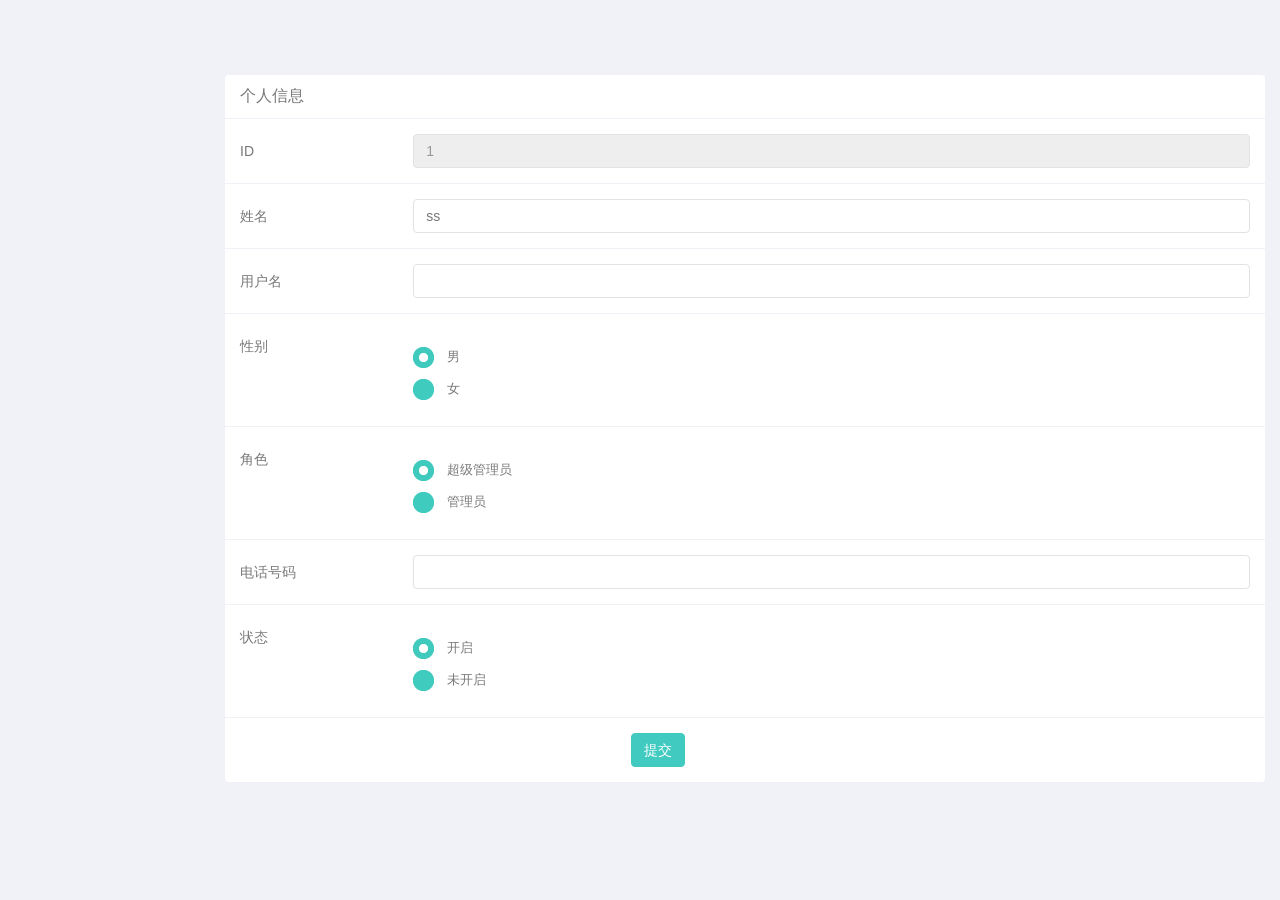
<file: src/main/resources/static/form_component.html>
<!DOCTYPE html>
<html lang="en">
  <head>
    <meta charset="utf-8">
    <meta name="viewport" content="width=device-width, initial-scale=1.0">
    <meta name="description" content="">
    <meta name="author" content="Mosaddek">
    <meta name="keyword" content="FlatLab, Dashboard, Bootstrap, Admin, Template, Theme, Responsive, Fluid, Retina">
    <link rel="shortcut icon" href="img/favicon.png">

    <title>Form Component</title>

    <!-- Bootstrap core CSS -->
    <link href="css/bootstrap.min.css" rel="stylesheet">
    <link href="css/bootstrap-reset.css" rel="stylesheet">
    <!--external css-->
    <link href="assets/font-awesome/css/font-awesome.css" rel="stylesheet" />

    <link rel="stylesheet" type="text/css" href="assets/bootstrap-datepicker/css/datepicker.css" />
    <link rel="stylesheet" type="text/css" href="assets/bootstrap-colorpicker/css/colorpicker.css" />
    <link rel="stylesheet" type="text/css" href="assets/bootstrap-daterangepicker/daterangepicker.css" />
      <!--right slidebar-->
      <link href="css/slidebars.css" rel="stylesheet">
    <!-- Custom styles for this template -->
    <link href="css/style.css" rel="stylesheet">
    <link href="css/style-responsive.css" rel="stylesheet" />




    <!-- HTML5 shim and Respond.js IE8 support of HTML5 tooltipss and media queries -->
    <!--[if lt IE 9]>
      <script src="js/html5shiv.js"></script>
      <script src="js/respond.min.js"></script>
    <![endif]-->

  </head>

  <body>

  <section id="container" class="">
      <!--header start-->

      <!--header end-->
      <!--sidebar start-->

      <!--sidebar end-->
      <!--main content start-->
      <section id="main-content">
          <section class="wrapper">
              <!-- page start-->

              <div class="row">
                  <div class="col-lg-12">
                      <section class="panel">
                          <header class="panel-heading">
                             个人信息
                          </header>
                          <div class="panel-body">
                              <form class="form-horizontal tasi-form" method="get">
                                  <div class="form-group">
                                      <label class="col-sm-2 col-sm-2 control-label">ID</label>
                                      <div class="col-sm-10">
                                          <input class="form-control" id="disabledInput" type="text" placeholder="1" disabled>
                                      </div>
                                  </div>
                                  <div class="form-group">
                                      <label class="col-sm-2 col-sm-2 control-label">姓名</label>
                                      <div class="col-sm-10">
                                          <input type="text" class="form-control" value="ss">
                                      </div>
                                  </div>
                                  <div class="form-group">
                                      <label class="col-sm-2 col-sm-2 control-label">用户名</label>
                                      <div class="col-sm-10">
                                          <input type="text" class="form-control">
                                      </div>
                                  </div>
                                  <div class="form-group">
                                      <label class="col-sm-2 col-sm-2 control-label">性别</label>
                                      <div class="col-sm-10">
                                          <div class="radios">
                                              <label class="label_radio" for="radio-03">
                                                  <input name="sex" id="radio-03" value="1" type="radio" /> 男
                                              </label>
                                              <label class="label_radio" for="radio-04">
                                                  <input name="sex" id="radio-04" value="1" type="radio" /> 女
                                              </label>
                                          </div>
                                      </div>
                                  </div>
                                  <div class="form-group">
                                      <label class="col-sm-2 col-sm-2 control-label">角色</label>
                                      <div class="col-sm-10">
                                          <div class="radios">
                                              <label class="label_radio" for="radio-01">
                                                  <input name="role" id="radio-01" value="1" type="radio" checked /> 超级管理员
                                              </label>
                                              <label class="label_radio" for="radio-02">
                                                  <input name="role" id="radio-02" value="1" type="radio" /> 管理员
                                              </label>
                                          </div>
                                      </div>
                                  </div>
                                  <div class="form-group">
                                      <label class="col-sm-2 col-sm-2 control-label">电话号码</label>
                                      <div class="col-sm-10">
                                          <input id="pnum" type="text" class="form-control" name="phoneNum" >
                                      </div>
                                  </div>

                                  <div class="form-group">
                                      <label class="col-sm-2 col-sm-2 control-label">状态</label>
                                      <div class="col-sm-10">
                                          <div class="radios">
<!--                                          <div class="switch" >-->
<!--                                              <input id="radio-05" name="ttkk" value="1" type="checkbox" />-->
<!--                                          </div>-->
                                          <label class="label_radio" for="radio-05">
                                              <input name="status" id="radio-05" type="radio" checked /> 开启
                                          </label>
                                          <label class="label_radio" for="radio-06">
                                              <input name="status" id="radio-06"  type="radio" /> 未开启
                                          </label>
                                          </div>

                                      </div>
                                  </div>
                                  <div class="form-group">
                                      <div class="col-sm-10" style="text-align:center;">
                                          <button class="btn btn-primary" type="submit" >提交</button>
                                      </div>
                                  </div>
                              </form>

                          </div>
                      </section>

                  </div>
              </div>
              <!-- page end-->
          </section>
      </section>
      <!--main content end-->
      <!-- Right Slidebar start -->
      <div class="sb-slidebar sb-right sb-style-overlay">
          <h5 class="side-title">Online Customers</h5>
          <ul class="quick-chat-list">
              <li class="online">
                  <div class="media">
                      <a href="#" class="pull-left media-thumb">
                          <img alt="" src="img/chat-avatar2.jpg" class="media-object">
                      </a>
                      <div class="media-body">
                          <strong>John Doe</strong>
                          <small>Dream Land, AU</small>
                      </div>
                  </div><!-- media -->
              </li>
              <li class="online">
                  <div class="media">
                      <a href="#" class="pull-left media-thumb">
                          <img alt="" src="img/chat-avatar.jpg" class="media-object">
                      </a>
                      <div class="media-body">
                          <div class="media-status">
                              <span class=" badge bg-important">3</span>
                          </div>
                          <strong>Jonathan Smith</strong>
                          <small>United States</small>
                      </div>
                  </div><!-- media -->
              </li>

              <li class="online">
                  <div class="media">
                      <a href="#" class="pull-left media-thumb">
                          <img alt="" src="img/pro-ac-1.png" class="media-object">
                      </a>
                      <div class="media-body">
                          <div class="media-status">
                              <span class=" badge bg-success">5</span>
                          </div>
                          <strong>Jane Doe</strong>
                          <small>ABC, USA</small>
                      </div>
                  </div><!-- media -->
              </li>
              <li class="online">
                  <div class="media">
                      <a href="#" class="pull-left media-thumb">
                          <img alt="" src="img/avatar1.jpg" class="media-object">
                      </a>
                      <div class="media-body">
                          <strong>Anjelina Joli</strong>
                          <small>Fockland, UK</small>
                      </div>
                  </div><!-- media -->
              </li>
              <li class="online">
                  <div class="media">
                      <a href="#" class="pull-left media-thumb">
                          <img alt="" src="img/mail-avatar.jpg" class="media-object">
                      </a>
                      <div class="media-body">
                          <div class="media-status">
                              <span class=" badge bg-warning">7</span>
                          </div>
                          <strong>Mr Tasi</strong>
                          <small>Dream Land, USA</small>
                      </div>
                  </div><!-- media -->
              </li>
          </ul>
          <h5 class="side-title"> pending Task</h5>
          <ul class="p-task tasks-bar">
              <li>
                  <a href="#">
                      <div class="task-info">
                          <div class="desc">Dashboard v1.3</div>
                          <div class="percent">40%</div>
                      </div>
                      <div class="progress progress-striped">
                          <div style="width: 40%" aria-valuemax="100" aria-valuemin="0" aria-valuenow="40" role="progressbar" class="progress-bar progress-bar-success">
                              <span class="sr-only">40% Complete (success)</span>
                          </div>
                      </div>
                  </a>
              </li>
              <li>
                  <a href="#">
                      <div class="task-info">
                          <div class="desc">Database Update</div>
                          <div class="percent">60%</div>
                      </div>
                      <div class="progress progress-striped">
                          <div style="width: 60%" aria-valuemax="100" aria-valuemin="0" aria-valuenow="60" role="progressbar" class="progress-bar progress-bar-warning">
                              <span class="sr-only">60% Complete (warning)</span>
                          </div>
                      </div>
                  </a>
              </li>
              <li>
                  <a href="#">
                      <div class="task-info">
                          <div class="desc">Iphone Development</div>
                          <div class="percent">87%</div>
                      </div>
                      <div class="progress progress-striped">
                          <div style="width: 87%" aria-valuemax="100" aria-valuemin="0" aria-valuenow="20" role="progressbar" class="progress-bar progress-bar-info">
                              <span class="sr-only">87% Complete</span>
                          </div>
                      </div>
                  </a>
              </li>
              <li>
                  <a href="#">
                      <div class="task-info">
                          <div class="desc">Mobile App</div>
                          <div class="percent">33%</div>
                      </div>
                      <div class="progress progress-striped">
                          <div style="width: 33%" aria-valuemax="100" aria-valuemin="0" aria-valuenow="80" role="progressbar" class="progress-bar progress-bar-danger">
                              <span class="sr-only">33% Complete (danger)</span>
                          </div>
                      </div>
                  </a>
              </li>
              <li>
                  <a href="#">
                      <div class="task-info">
                          <div class="desc">Dashboard v1.3</div>
                          <div class="percent">45%</div>
                      </div>
                      <div class="progress progress-striped active">
                          <div style="width: 45%" aria-valuemax="100" aria-valuemin="0" aria-valuenow="45" role="progressbar" class="progress-bar">
                              <span class="sr-only">45% Complete</span>
                          </div>
                      </div>

                  </a>
              </li>
              <li class="external">
                  <a href="#">See All Tasks</a>
              </li>
          </ul>
      </div>
      <!-- Right Slidebar end -->
      <!--footer start-->

      <!--footer end-->
  </section>

    <!-- js placed at the end of the document so the pages load faster -->
    <script src="js/jquery.js"></script>
    <script src="js/bootstrap.min.js"></script>
    <script src="js/jquery.scrollTo.min.js"></script>
    <script src="js/jquery.nicescroll.js" type="text/javascript"></script>

    <script src="js/jquery-ui-1.9.2.custom.min.js"></script>
    <script class="include" type="text/javascript" src="js/jquery.dcjqaccordion.2.7.js"></script>

  <!--custom switch-->
  <script src="js/bootstrap-switch.js"></script>
  <!--custom tagsinput-->
  <script src="js/jquery.tagsinput.js"></script>
  <!--custom checkbox & radio-->
  <script type="text/javascript" src="js/ga.js"></script>

  <script type="text/javascript" src="assets/bootstrap-datepicker/js/bootstrap-datepicker.js"></script>
  <script type="text/javascript" src="assets/bootstrap-daterangepicker/date.js"></script>
  <script type="text/javascript" src="assets/bootstrap-daterangepicker/daterangepicker.js"></script>
  <script type="text/javascript" src="assets/bootstrap-colorpicker/js/bootstrap-colorpicker.js"></script>
  <script type="text/javascript" src="assets/ckeditor/ckeditor.js"></script>

  <script type="text/javascript" src="assets/bootstrap-inputmask/bootstrap-inputmask.min.js"></script>
  <script src="js/respond.min.js" ></script>

  <!--right slidebar-->
  <script src="js/slidebars.min.js"></script>


  <!--common script for all pages-->
  <script src="js/common-scripts.js"></script>

  <!--script for this page-->
  <script src="js/form-component.js"></script>


  <script>
      $(document).ready(function () {
          var a = 1;
          if (a == 1) {
              $("#radio-05").prop('checked', true);
              $("#radio-03").prop('checked', true);
          }
          var b = "33223";
          if ($("#pnum").attr('checked')) {
              $("#pnum").val(b);
          }


      });
  </script>

  </body>
</html>
</file>
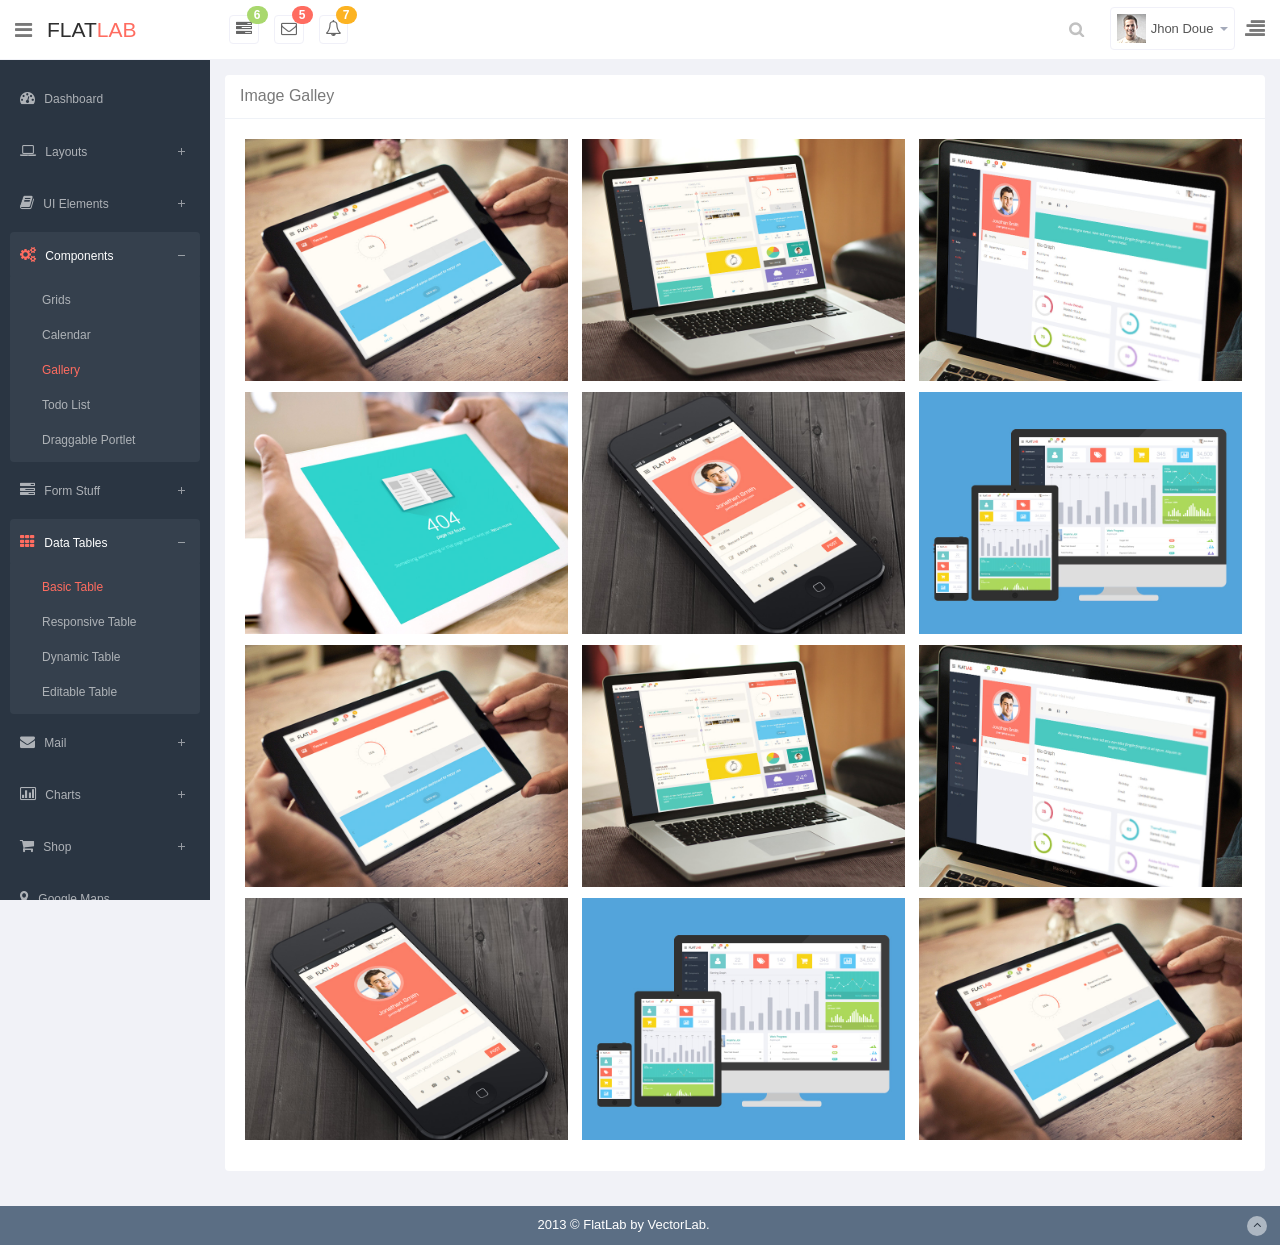
<file: src/main/resources/static/gallery.html>
<!DOCTYPE html>
<html lang="en">
  <head>
    <meta charset="utf-8">
    <meta name="viewport" content="width=device-width, initial-scale=1.0">
    <meta name="description" content="">
    <meta name="author" content="Mosaddek">
    <meta name="keyword" content="FlatLab, Dashboard, Bootstrap, Admin, Template, Theme, Responsive, Fluid, Retina">
    <link rel="shortcut icon" href="img/favicon.jpg">

    <title>Gallery</title>

    <!-- Bootstrap core CSS -->
    <link href="css/bootstrap.min.css" rel="stylesheet">
    <link href="css/bootstrap-reset.css" rel="stylesheet">
    <!--external css-->
    <link href="assets/font-awesome/css/font-awesome.css" rel="stylesheet" />

    <link href="assets/fancybox/source/jquery.fancybox.css" rel="stylesheet" />
    <link rel="stylesheet" type="text/css" href="css/gallery.css" />
      <!--right slidebar-->
      <link href="css/slidebars.css" rel="stylesheet">

    <!-- Custom styles for this template -->
    <link href="css/style.css" rel="stylesheet">
    <link href="css/style-responsive.css" rel="stylesheet" />

    <!-- HTML5 shim and Respond.js IE8 support of HTML5 tooltipss and media queries -->
    <!--[if lt IE 9]>
      <script src="js/html5shiv.js"></script>
      <script src="js/respond.min.js"></script>
    <![endif]-->
  </head>

  <body>

  <section id="container" class="">
      <!--header start-->
      <header class="header white-bg">
          <div class="sidebar-toggle-box">
              <div data-original-title="Toggle Navigation" data-placement="right" class="fa fa-bars tooltips"></div>
          </div>
          <!--logo start-->
          <a href="index.html" class="logo" >Flat<span>lab</span></a>
          <!--logo end-->
          <div class="nav notify-row" id="top_menu">
            <!--  notification start -->
            <ul class="nav top-menu">
              <!-- settings start -->
              <li class="dropdown">
                  <a data-toggle="dropdown" class="dropdown-toggle" href="#">
                      <i class="fa fa-tasks"></i>
                      <span class="badge bg-success">6</span>
                  </a>
                  <ul class="dropdown-menu extended tasks-bar">
                      <div class="notify-arrow notify-arrow-green"></div>
                      <li>
                          <p class="green">You have 6 pending tasks</p>
                      </li>
                      <li>
                          <a href="#">
                              <div class="task-info">
                                  <div class="desc">Dashboard v1.3</div>
                                  <div class="percent">40%</div>
                              </div>
                              <div class="progress progress-striped">
                                  <div class="progress-bar progress-bar-success" role="progressbar" aria-valuenow="40" aria-valuemin="0" aria-valuemax="100" style="width: 40%">
                                      <span class="sr-only">40% Complete (success)</span>
                                  </div>
                              </div>
                          </a>
                      </li>
                      <li>
                          <a href="#">
                              <div class="task-info">
                                  <div class="desc">Database Update</div>
                                  <div class="percent">60%</div>
                              </div>
                              <div class="progress progress-striped">
                                  <div class="progress-bar progress-bar-warning" role="progressbar" aria-valuenow="60" aria-valuemin="0" aria-valuemax="100" style="width: 60%">
                                      <span class="sr-only">60% Complete (warning)</span>
                                  </div>
                              </div>
                          </a>
                      </li>
                      <li>
                          <a href="#">
                              <div class="task-info">
                                  <div class="desc">Iphone Development</div>
                                  <div class="percent">87%</div>
                              </div>
                              <div class="progress progress-striped">
                                  <div class="progress-bar progress-bar-info" role="progressbar" aria-valuenow="20" aria-valuemin="0" aria-valuemax="100" style="width: 87%">
                                      <span class="sr-only">87% Complete</span>
                                  </div>
                              </div>
                          </a>
                      </li>
                      <li>
                          <a href="#">
                              <div class="task-info">
                                  <div class="desc">Mobile App</div>
                                  <div class="percent">33%</div>
                              </div>
                              <div class="progress progress-striped">
                                  <div class="progress-bar progress-bar-danger" role="progressbar" aria-valuenow="80" aria-valuemin="0" aria-valuemax="100" style="width: 33%">
                                      <span class="sr-only">33% Complete (danger)</span>
                                  </div>
                              </div>
                          </a>
                      </li>
                      <li>
                          <a href="#">
                              <div class="task-info">
                                  <div class="desc">Dashboard v1.3</div>
                                  <div class="percent">45%</div>
                              </div>
                              <div class="progress progress-striped active">
                                  <div class="progress-bar"  role="progressbar" aria-valuenow="45" aria-valuemin="0" aria-valuemax="100" style="width: 45%">
                                      <span class="sr-only">45% Complete</span>
                                  </div>
                              </div>

                          </a>
                      </li>
                      <li class="external">
                          <a href="#">See All Tasks</a>
                      </li>
                  </ul>
              </li>
              <!-- settings end -->
              <!-- inbox dropdown start-->
              <li id="header_inbox_bar" class="dropdown">
                  <a data-toggle="dropdown" class="dropdown-toggle" href="#">
                      <i class="fa fa-envelope-o"></i>
                      <span class="badge bg-important">5</span>
                  </a>
                  <ul class="dropdown-menu extended inbox">
                      <div class="notify-arrow notify-arrow-red"></div>
                      <li>
                          <p class="red">You have 5 new messages</p>
                      </li>
                      <li>
                          <a href="#">
                              <span class="photo"><img alt="avatar" src="./img/avatar-mini.jpg"></span>
                                    <span class="subject">
                                    <span class="from">Jonathan Smith</span>
                                    <span class="time">Just now</span>
                                    </span>
                                    <span class="message">
                                        Hello, this is an example msg.
                                    </span>
                          </a>
                      </li>
                      <li>
                          <a href="#">
                              <span class="photo"><img alt="avatar" src="./img/avatar-mini2.jpg"></span>
                                    <span class="subject">
                                    <span class="from">Jhon Doe</span>
                                    <span class="time">10 mins</span>
                                    </span>
                                    <span class="message">
                                     Hi, Jhon Doe Bhai how are you ?
                                    </span>
                          </a>
                      </li>
                      <li>
                          <a href="#">
                              <span class="photo"><img alt="avatar" src="./img/avatar-mini3.jpg"></span>
                                    <span class="subject">
                                    <span class="from">Jason Stathum</span>
                                    <span class="time">3 hrs</span>
                                    </span>
                                    <span class="message">
                                        This is awesome dashboard.
                                    </span>
                          </a>
                      </li>
                      <li>
                          <a href="#">
                              <span class="photo"><img alt="avatar" src="./img/avatar-mini4.jpg"></span>
                                    <span class="subject">
                                    <span class="from">Jondi Rose</span>
                                    <span class="time">Just now</span>
                                    </span>
                                    <span class="message">
                                        Hello, this is metrolab
                                    </span>
                          </a>
                      </li>
                      <li>
                          <a href="#">See all messages</a>
                      </li>
                  </ul>
              </li>
              <!-- inbox dropdown end -->
              <!-- notification dropdown start-->
              <li id="header_notification_bar" class="dropdown">
                  <a data-toggle="dropdown" class="dropdown-toggle" href="#">

                      <i class="fa fa-bell-o"></i>
                      <span class="badge bg-warning">7</span>
                  </a>
                  <ul class="dropdown-menu extended notification">
                      <div class="notify-arrow notify-arrow-yellow"></div>
                      <li>
                          <p class="yellow">You have 7 new notifications</p>
                      </li>
                      <li>
                          <a href="#">
                              <span class="label label-danger"><i class="fa fa-bolt"></i></span>
                              Server #3 overloaded.
                              <span class="small italic">34 mins</span>
                          </a>
                      </li>
                      <li>
                          <a href="#">
                              <span class="label label-warning"><i class="fa fa-bell"></i></span>
                              Server #10 not respoding.
                              <span class="small italic">1 Hours</span>
                          </a>
                      </li>
                      <li>
                          <a href="#">
                              <span class="label label-danger"><i class="fa fa-bolt"></i></span>
                              Database overloaded 24%.
                              <span class="small italic">4 hrs</span>
                          </a>
                      </li>
                      <li>
                          <a href="#">
                              <span class="label label-success"><i class="fa fa-plus"></i></span>
                              New user registered.
                              <span class="small italic">Just now</span>
                          </a>
                      </li>
                      <li>
                          <a href="#">
                              <span class="label label-info"><i class="fa fa-bullhorn"></i></span>
                              Application error.
                              <span class="small italic">10 mins</span>
                          </a>
                      </li>
                      <li>
                          <a href="#">See all notifications</a>
                      </li>
                  </ul>
              </li>
              <!-- notification dropdown end -->
          </ul>
          </div>
          <div class="top-nav ">
              <ul class="nav pull-right top-menu">
                  <li>
                      <input type="text" class="form-control search" placeholder="Search">
                  </li>
                  <!-- user login dropdown start-->
                  <li class="dropdown">
                      <a data-toggle="dropdown" class="dropdown-toggle" href="#">
                          <img alt="" src="img/avatar1_small.jpg">
                          <span class="username">Jhon Doue</span>
                          <b class="caret"></b>
                      </a>
                      <ul class="dropdown-menu extended logout">
                          <div class="log-arrow-up"></div>
                          <li><a href="#"><i class=" fa fa-suitcase"></i>Profile</a></li>
                          <li><a href="#"><i class="fa fa-cog"></i> Settings</a></li>
                          <li><a href="#"><i class="fa fa-bell-o"></i> Notification</a></li>
                          <li><a href="login.html"><i class="fa fa-key"></i> Log Out</a></li>
                      </ul>
                  </li>
                  <!-- user login dropdown end -->
                  <li class="sb-toggle-right">
                      <i class="fa  fa-align-right"></i>
                  </li>
              </ul>
          </div>
      </header>
      <!--header end-->
      <!--sidebar start-->
      <aside>
          <div id="sidebar"  class="nav-collapse ">
              <!-- sidebar menu start-->
              <ul class="sidebar-menu" id="nav-accordion">
                  <li>
                      <a href="index.html">
                          <i class="fa fa-dashboard"></i>
                          <span>Dashboard</span>
                      </a>
                  </li>

                  <li class="sub-menu">
                      <a href="javascript:;">
                          <i class="fa fa-laptop"></i>
                          <span>Layouts</span>
                      </a>
                      <ul class="sub">
                          <li><a  href="boxed_page.html">Boxed Page</a></li>
                          <li><a  href="horizontal_menu.html">Horizontal Menu</a></li>
                          <li><a  href="header-color.html">Different Color Top bar</a></li>
                          <li><a  href="mega_menu.html">Mega Menu</a></li>
                          <li><a  href="language_switch_bar.html">Language Switch Bar</a></li>
                          <li><a  href="email_template.html" target="_blank">Email Template</a></li>
                      </ul>
                  </li>

                  <li class="sub-menu">
                      <a href="javascript:;">
                          <i class="fa fa-book"></i>
                          <span>UI Elements</span>
                      </a>
                      <ul class="sub">
                          <li><a  href="general.html">General</a></li>
                          <li><a  href="buttons.html">Buttons</a></li>
                          <li><a  href="modal.html">Modal</a></li>
                          <li><a  href="toastr.html">Toastr Notifications</a></li>
                          <li><a  href="widget.html">Widget</a></li>
                          <li><a  href="slider.html">Slider</a></li>
                          <li><a  href="nestable.html">Nestable</a></li>
                          <li><a  href="tree.html">Tree View</a></li>
                          <li><a  href="font_awesome.html">Font Awesome</a></li>
                      </ul>
                  </li>

                  <li class="sub-menu">
                      <a href="javascript:;" class="active">
                          <i class="fa fa-cogs"></i>
                          <span>Components</span>
                      </a>
                      <ul class="sub">
                          <li><a  href="grids.html">Grids</a></li>
                          <li><a  href="calendar.html">Calendar</a></li>
                          <li class="active"><a  href="gallery.html">Gallery</a></li>
                          <li><a  href="todo_list.html">Todo List</a></li>
                          <li><a  href="draggable_portlet.html">Draggable Portlet</a></li>
                      </ul>
                  </li>
                  <li class="sub-menu">
                      <a href="javascript:;" >
                          <i class="fa fa-tasks"></i>
                          <span>Form Stuff</span>
                      </a>
                      <ul class="sub">
                          <li><a  href="form_component.html">Form Components</a></li>
                          <li><a  href="advanced_form_components.html">Advanced Components</a></li>
                          <li><a  href="form_wizard.html">Form Wizard</a></li>
                          <li><a  href="form_validation.html">Form Validation</a></li>
                          <li><a  href="dropzone.html">Dropzone File Upload</a></li>
                          <li><a  href="inline_editor.html">Inline Editor</a></li>
                          <li><a  href="image_cropping.html">Image Cropping</a></li>
                          <li><a  href="file_upload.html">Multiple File Upload</a></li>
                      </ul>
                  </li>
                  <li class="sub-menu">
                      <a href="javascript:;" class="active">
                          <i class="fa fa-th"></i>
                          <span>Data Tables</span>
                      </a>
                      <ul class="sub">
                          <li class="active"><a  href="basic_table.html">Basic Table</a></li>
                          <li><a  href="responsive_table.html">Responsive Table</a></li>
                          <li><a  href="dynamic_table.html">Dynamic Table</a></li>
                          <li><a  href="editable_table.html">Editable Table</a></li>
                      </ul>
                  </li>
                  <li class="sub-menu">
                      <a href="javascript:;" >
                          <i class=" fa fa-envelope"></i>
                          <span>Mail</span>
                      </a>
                      <ul class="sub">
                          <li><a  href="inbox.html">Inbox</a></li>
                          <li><a  href="inbox_details.html">Inbox Details</a></li>
                      </ul>
                  </li>
                  <li class="sub-menu">
                      <a href="javascript:;" >
                          <i class=" fa fa-bar-chart-o"></i>
                          <span>Charts</span>
                      </a>
                      <ul class="sub">
                          <li><a  href="morris.html">Morris</a></li>
                          <li><a  href="chartjs.html">Chartjs</a></li>
                          <li><a  href="flot_chart.html">Flot Charts</a></li>
                          <li><a  href="xchart.html">xChart</a></li>
                      </ul>
                  </li>
                  <li class="sub-menu">
                      <a href="javascript:;" >
                          <i class="fa fa-shopping-cart"></i>
                          <span>Shop</span>
                      </a>
                      <ul class="sub">
                          <li><a  href="product_list.html">List View</a></li>
                          <li><a  href="product_details.html">Details View</a></li>
                      </ul>
                  </li>
                  <li>
                      <a href="google_maps.html" >
                          <i class="fa fa-map-marker"></i>
                          <span>Google Maps </span>
                      </a>
                  </li>
                  <li class="sub-menu">
                      <a href="javascript:;">
                          <i class="fa fa-comments-o"></i>
                          <span>Chat Room</span>
                      </a>
                      <ul class="sub">
                          <li><a  href="lobby.html">Lobby</a></li>
                          <li><a  href="chat_room.html"> Chat Room</a></li>
                      </ul>
                  </li>
                  <li class="sub-menu">
                      <a href="javascript:;" >
                          <i class="fa fa-glass"></i>
                          <span>Extra</span>
                      </a>
                      <ul class="sub">
                          <li><a  href="blank.html">Blank Page</a></li>
                          <li><a  href="sidebar_closed.html">Sidebar Closed</a></li>
                          <li><a  href="people_directory.html">People Directory</a></li>
                          <li><a  href="coming_soon.html">Coming Soon</a></li>
                          <li><a  href="lock_screen.html">Lock Screen</a></li>
                          <li><a  href="profile.html">Profile</a></li>
                          <li><a  href="invoice.html">Invoice</a></li>
                          <li><a  href="project_list.html">Project List</a></li>
                          <li><a  href="project_details.html">Project Details</a></li>
                          <li><a  href="search_result.html">Search Result</a></li>
                          <li><a  href="pricing_table.html">Pricing Table</a></li>
                          <li><a  href="faq.html">FAQ</a></li>
                          <li><a  href="fb_wall.html">FB Wall</a></li>
                          <li><a  href="404.html">404 Error</a></li>
                          <li><a  href="500.html">500 Error</a></li>
                      </ul>
                  </li>
                  <li>
                      <a  href="login.html">
                          <i class="fa fa-user"></i>
                          <span>Login Page</span>
                      </a>
                  </li>

                  <!--multi level menu start-->
                  <li class="sub-menu">
                      <a href="javascript:;" >
                          <i class="fa fa-sitemap"></i>
                          <span>Multi level Menu</span>
                      </a>
                      <ul class="sub">
                          <li><a  href="javascript:;">Menu Item 1</a></li>
                          <li class="sub-menu">
                              <a  href="boxed_page.html">Menu Item 2</a>
                              <ul class="sub">
                                  <li><a  href="javascript:;">Menu Item 2.1</a></li>
                                  <li class="sub-menu">
                                      <a  href="javascript:;">Menu Item 3</a>
                                      <ul class="sub">
                                          <li><a  href="javascript:;">Menu Item 3.1</a></li>
                                          <li><a  href="javascript:;">Menu Item 3.2</a></li>
                                      </ul>
                                  </li>
                              </ul>
                          </li>
                      </ul>
                  </li>
                  <!--multi level menu end-->

              </ul>
              <!-- sidebar menu end-->
          </div>
      </aside>
      <!--sidebar end-->
      <!--main content start-->
      <section id="main-content">
          <section class="wrapper">
              <!-- page start-->
              <section class="panel">
                  <header class="panel-heading">
                      Image Galley
                  </header>
                  <div class="panel-body">
                      <ul class="grid cs-style-3">
                          <li>
                              <figure>
                                  <img src="img/gallery/4.jpg" alt="img04">
                                  <figcaption>
                                      <h3>Mindblowing</h3>
                                      <span>lorem ipsume </span>
                                      <a class="fancybox" rel="group" href="img/gallery/4.jpg">Take a look</a>
                                  </figcaption>
                              </figure>
                          </li>
                          <li>
                              <figure>
                                  <img src="img/gallery/1.jpg" alt="img01">
                                  <figcaption>
                                      <h3>Clean & Fresh</h3>
                                      <span>dolor ament</span>
                                      <a class="fancybox" rel="group" href="img/gallery/1.jpg">Take a look</a>
                                  </figcaption>
                              </figure>
                          </li>
                          <li>
                              <figure>
                                  <img src="img/gallery/2.jpg" alt="img02">
                                  <figcaption>
                                      <h3>Flat Concept</h3>
                                      <span>tawseef tasi</span>
                                      <a class="fancybox" rel="group" href="img/gallery/2.jpg">Take a look</a>
                                  </figcaption>
                              </figure>
                          </li>
                          <li>
                              <figure>
                                  <img src="img/gallery/5.jpg" alt="img05">
                                  <figcaption>
                                      <h3>Modern</h3>
                                      <span>dkmosa inc</span>
                                      <a class="fancybox" rel="group" href="img/gallery/5.jpg">Take a look</a>
                                  </figcaption>
                              </figure>
                          </li>
                          <li>
                              <figure>
                                  <img src="img/gallery/3.jpg" alt="img03">
                                  <figcaption>
                                      <h3>Clean Code</h3>
                                      <span>nice concept</span>
                                      <a class="fancybox" rel="group" href="img/gallery/3.jpg">Take a look</a>
                                  </figcaption>
                              </figure>
                          </li>
                          <li>
                              <figure>
                                  <img src="img/gallery/6.jpg" alt="img06">
                                  <figcaption>
                                      <h3>Cheers</h3>
                                      <span>sumon ahmed</span>
                                      <a class="fancybox" rel="group" href="img/gallery/6.jpg">Take a look</a>
                                  </figcaption>
                              </figure>
                          </li>
                          <li>
                              <figure>
                                  <img src="img/gallery/4.jpg" alt="img04">
                                  <figcaption>
                                      <h3>Freshness</h3>
                                      <span>rerum facilis </span>
                                      <a class="fancybox" rel="group" href="img/gallery/4.jpg">Take a look</a>
                                  </figcaption>
                              </figure>
                          </li>
                          <li>
                              <figure>
                                  <img src="img/gallery/1.jpg" alt="img01">
                                  <figcaption>
                                      <h3>Awesome</h3>
                                      <span>At vero eos</span>
                                      <a class="fancybox" rel="group" href="img/gallery/1.jpg">Take a look</a>
                                  </figcaption>
                              </figure>
                          </li>
                          <li>
                              <figure>
                                  <img src="img/gallery/2.jpg" alt="img02">
                                  <figcaption>
                                      <h3>Music</h3>
                                      <span>atque corrupti </span>
                                      <a class="fancybox" rel="group" href="img/gallery/2.jpg">Take a look</a>
                                  </figcaption>
                              </figure>
                          </li>
                          <li>
                              <figure>
                                  <img src="img/gallery/3.jpg" alt="img03">
                                  <figcaption>
                                      <h3>Clean Code</h3>
                                      <span>nice concept</span>
                                      <a class="fancybox" rel="group" href="img/gallery/3.jpg">Take a look</a>
                                  </figcaption>
                              </figure>
                          </li>
                          <li>
                              <figure>
                                  <img src="img/gallery/6.jpg" alt="img06">
                                  <figcaption>
                                      <h3>Cheers</h3>
                                      <span>sumon ahmed</span>
                                      <a class="fancybox" rel="group" href="img/gallery/6.jpg">Take a look</a>
                                  </figcaption>
                              </figure>
                          </li>
                          <li>
                              <figure>
                                  <img src="img/gallery/4.jpg" alt="img04">
                                  <figcaption>
                                      <h3>Freshness</h3>
                                      <span>rerum facilis </span>
                                      <a class="fancybox" rel="group" href="img/gallery/4.jpg">Take a look</a>
                                  </figcaption>
                              </figure>
                          </li>
                      </ul>

                  </div>
              </section>

              <!-- page end-->
          </section>
      </section>
      <!--main content end-->
      <!-- Right Slidebar start -->

      <!-- Right Slidebar end -->
      <!--footer start-->
      <footer class="site-footer">
          <div class="text-center">
              2013 &copy; FlatLab by VectorLab.
              <a href="#" class="go-top">
                  <i class="fa fa-angle-up"></i>
              </a>
          </div>
      </footer>
      <!--footer end-->
  </section>

    <!-- js placed at the end of the document so the pages load faster -->
    <script src="js/jquery.js"></script>
    <script src="js/bootstrap.min.js"></script>
    <script class="include" type="text/javascript" src="js/jquery.dcjqaccordion.2.7.js"></script>
    <script src="assets/fancybox/source/jquery.fancybox.js"></script>
    <script src="js/jquery.scrollTo.min.js"></script>
    <script src="js/jquery.nicescroll.js" type="text/javascript"></script>
    <script src="js/respond.min.js" ></script>

    <script src="js/modernizr.custom.js"></script>
    <script src="js/toucheffects.js"></script>

  <!--right slidebar-->
  <script src="js/slidebars.min.js"></script>


    <!--common script for all pages-->
    <script src="js/common-scripts.js"></script>

  <script type="text/javascript">
      $(function() {
        //    fancybox
          jQuery(".fancybox").fancybox();
      });

  </script>


  </body>
</html>
</file>
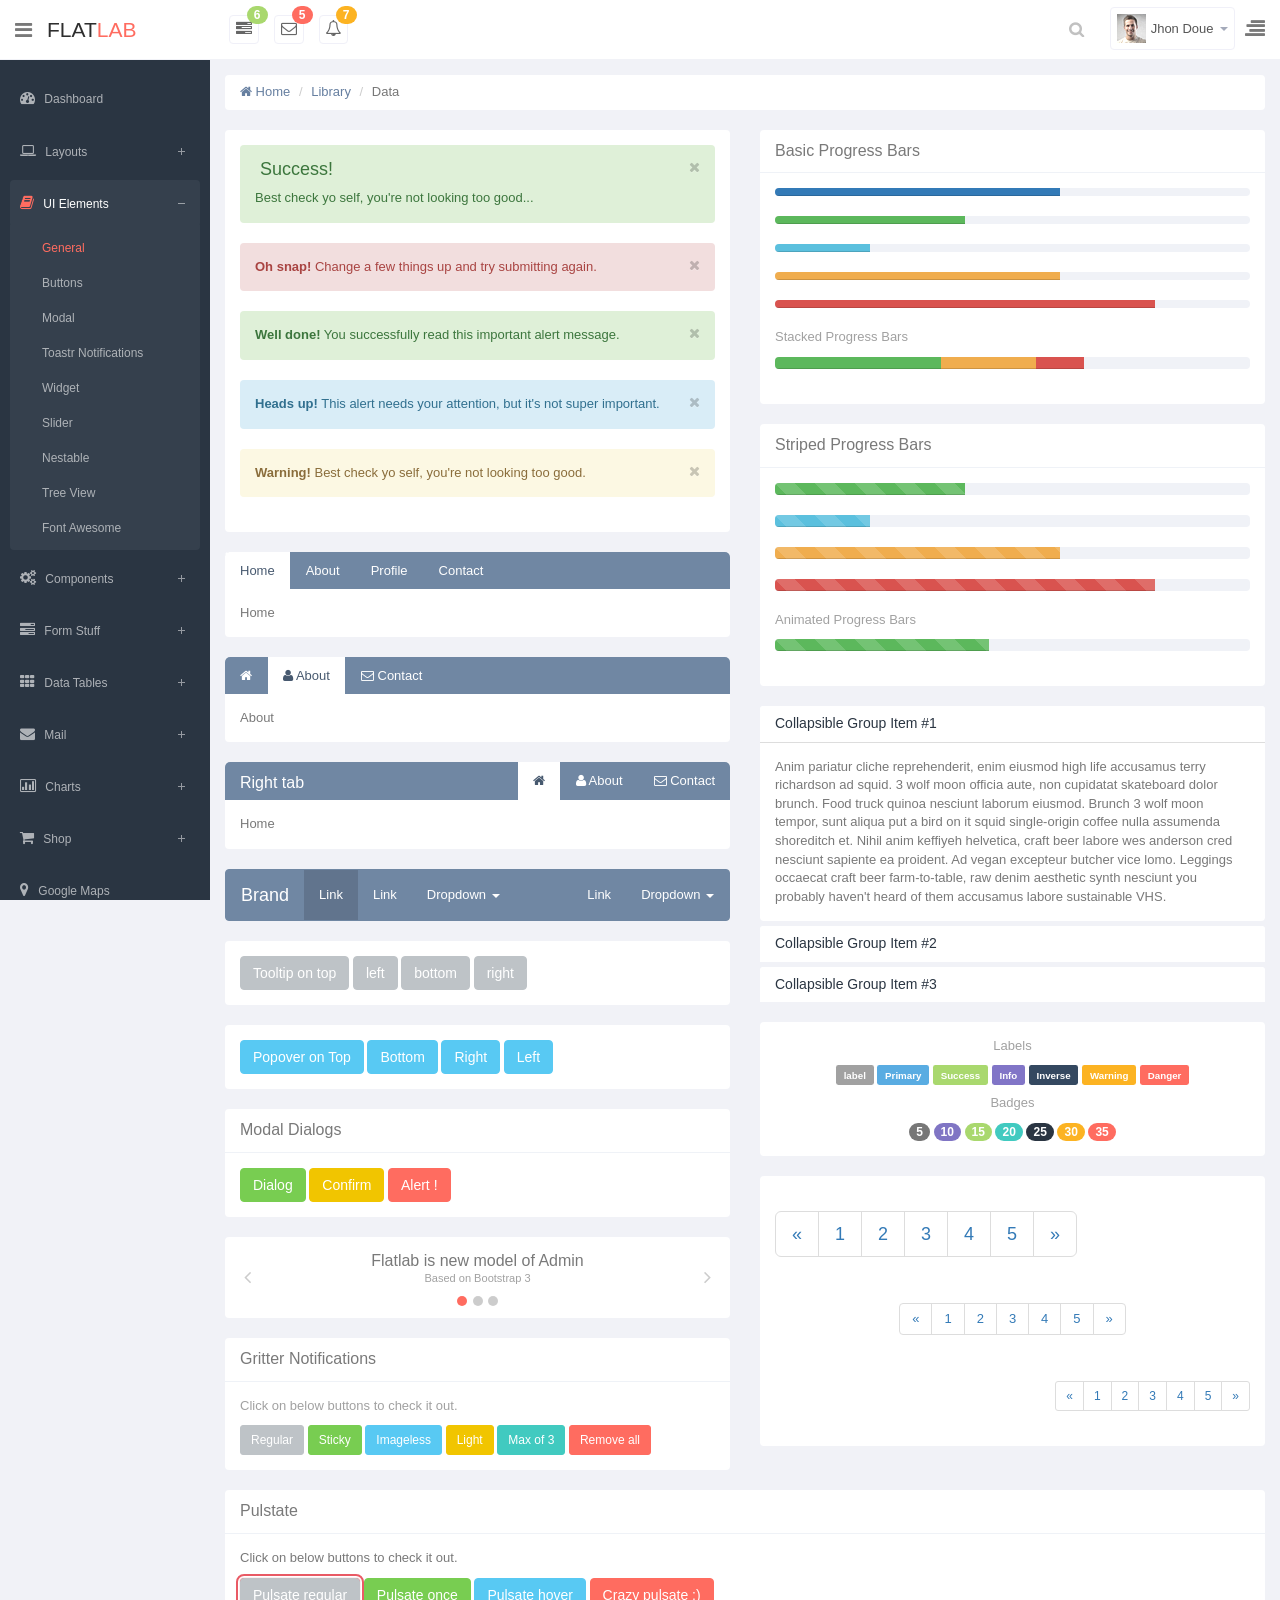
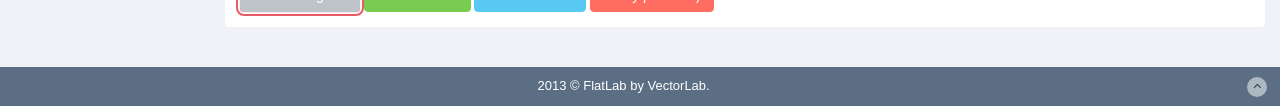
<file: src/main/resources/static/general.html>
<!DOCTYPE html>
<html lang="en">
  <head>
    <meta charset="utf-8">
    <meta name="viewport" content="width=device-width, initial-scale=1.0">
    <meta name="description" content="">
    <meta name="author" content="Mosaddek">
    <meta name="keyword" content="FlatLab, Dashboard, Bootstrap, Admin, Template, Theme, Responsive, Fluid, Retina">
    <link rel="shortcut icon" href="img/favicon.png">

    <title>General</title>

    <!-- Bootstrap core CSS -->
    <link href="css/bootstrap.min.css" rel="stylesheet">
    <link href="css/bootstrap-reset.css" rel="stylesheet">
    <!--external css-->
    <link href="assets/font-awesome/css/font-awesome.css" rel="stylesheet" />
    <link rel="stylesheet" type="text/css" href="assets/gritter/css/jquery.gritter.css" />
      <!--right slidebar-->
      <link href="css/slidebars.css" rel="stylesheet">
    <!-- Custom styles for this template -->
    <link href="css/style.css" rel="stylesheet">
    <link href="css/style-responsive.css" rel="stylesheet" />

    <!-- HTML5 shim and Respond.js IE8 support of HTML5 tooltipss and media queries -->
    <!--[if lt IE 9]>
      <script src="js/html5shiv.js"></script>
      <script src="js/respond.min.js"></script>
    <![endif]-->
  </head>

  <body>

  <section id="container" class="">
      <!--header start-->
      <header class="header white-bg">
          <div class="sidebar-toggle-box">
              <div data-original-title="Toggle Navigation" data-placement="right" class="fa fa-bars tooltips"></div>
          </div>
          <!--logo start-->
          <a href="index.html" class="logo" >Flat<span>lab</span></a>
          <!--logo end-->
          <div class="nav notify-row" id="top_menu">
            <!--  notification start -->
            <ul class="nav top-menu">
              <!-- settings start -->
              <li class="dropdown">
                  <a data-toggle="dropdown" class="dropdown-toggle" href="#">
                      <i class="fa fa-tasks"></i>
                      <span class="badge bg-success">6</span>
                  </a>
                  <ul class="dropdown-menu extended tasks-bar">
                      <div class="notify-arrow notify-arrow-green"></div>
                      <li>
                          <p class="green">You have 6 pending tasks</p>
                      </li>
                      <li>
                          <a href="#">
                              <div class="task-info">
                                  <div class="desc">Dashboard v1.3</div>
                                  <div class="percent">40%</div>
                              </div>
                              <div class="progress progress-striped">
                                  <div class="progress-bar progress-bar-success" role="progressbar" aria-valuenow="40" aria-valuemin="0" aria-valuemax="100" style="width: 40%">
                                      <span class="sr-only">40% Complete (success)</span>
                                  </div>
                              </div>
                          </a>
                      </li>
                      <li>
                          <a href="#">
                              <div class="task-info">
                                  <div class="desc">Database Update</div>
                                  <div class="percent">60%</div>
                              </div>
                              <div class="progress progress-striped">
                                  <div class="progress-bar progress-bar-warning" role="progressbar" aria-valuenow="60" aria-valuemin="0" aria-valuemax="100" style="width: 60%">
                                      <span class="sr-only">60% Complete (warning)</span>
                                  </div>
                              </div>
                          </a>
                      </li>
                      <li>
                          <a href="#">
                              <div class="task-info">
                                  <div class="desc">Iphone Development</div>
                                  <div class="percent">87%</div>
                              </div>
                              <div class="progress progress-striped">
                                  <div class="progress-bar progress-bar-info" role="progressbar" aria-valuenow="20" aria-valuemin="0" aria-valuemax="100" style="width: 87%">
                                      <span class="sr-only">87% Complete</span>
                                  </div>
                              </div>
                          </a>
                      </li>
                      <li>
                          <a href="#">
                              <div class="task-info">
                                  <div class="desc">Mobile App</div>
                                  <div class="percent">33%</div>
                              </div>
                              <div class="progress progress-striped">
                                  <div class="progress-bar progress-bar-danger" role="progressbar" aria-valuenow="80" aria-valuemin="0" aria-valuemax="100" style="width: 33%">
                                      <span class="sr-only">33% Complete (danger)</span>
                                  </div>
                              </div>
                          </a>
                      </li>
                      <li>
                          <a href="#">
                              <div class="task-info">
                                  <div class="desc">Dashboard v1.3</div>
                                  <div class="percent">45%</div>
                              </div>
                              <div class="progress progress-striped active">
                                  <div class="progress-bar"  role="progressbar" aria-valuenow="45" aria-valuemin="0" aria-valuemax="100" style="width: 45%">
                                      <span class="sr-only">45% Complete</span>
                                  </div>
                              </div>

                          </a>
                      </li>
                      <li class="external">
                          <a href="#">See All Tasks</a>
                      </li>
                  </ul>
              </li>
              <!-- settings end -->
              <!-- inbox dropdown start-->
              <li id="header_inbox_bar" class="dropdown">
                  <a data-toggle="dropdown" class="dropdown-toggle" href="#">
                      <i class="fa fa-envelope-o"></i>
                      <span class="badge bg-important">5</span>
                  </a>
                  <ul class="dropdown-menu extended inbox">
                      <div class="notify-arrow notify-arrow-red"></div>
                      <li>
                          <p class="red">You have 5 new messages</p>
                      </li>
                      <li>
                          <a href="#">
                              <span class="photo"><img alt="avatar" src="./img/avatar-mini.jpg"></span>
                                    <span class="subject">
                                    <span class="from">Jonathan Smith</span>
                                    <span class="time">Just now</span>
                                    </span>
                                    <span class="message">
                                        Hello, this is an example msg.
                                    </span>
                          </a>
                      </li>
                      <li>
                          <a href="#">
                              <span class="photo"><img alt="avatar" src="./img/avatar-mini2.jpg"></span>
                                    <span class="subject">
                                    <span class="from">Jhon Doe</span>
                                    <span class="time">10 mins</span>
                                    </span>
                                    <span class="message">
                                     Hi, Jhon Doe Bhai how are you ?
                                    </span>
                          </a>
                      </li>
                      <li>
                          <a href="#">
                              <span class="photo"><img alt="avatar" src="./img/avatar-mini3.jpg"></span>
                                    <span class="subject">
                                    <span class="from">Jason Stathum</span>
                                    <span class="time">3 hrs</span>
                                    </span>
                                    <span class="message">
                                        This is awesome dashboard.
                                    </span>
                          </a>
                      </li>
                      <li>
                          <a href="#">
                              <span class="photo"><img alt="avatar" src="./img/avatar-mini4.jpg"></span>
                                    <span class="subject">
                                    <span class="from">Jondi Rose</span>
                                    <span class="time">Just now</span>
                                    </span>
                                    <span class="message">
                                        Hello, this is metrolab
                                    </span>
                          </a>
                      </li>
                      <li>
                          <a href="#">See all messages</a>
                      </li>
                  </ul>
              </li>
              <!-- inbox dropdown end -->
              <!-- notification dropdown start-->
              <li id="header_notification_bar" class="dropdown">
                  <a data-toggle="dropdown" class="dropdown-toggle" href="#">

                      <i class="fa fa-bell-o"></i>
                      <span class="badge bg-warning">7</span>
                  </a>
                  <ul class="dropdown-menu extended notification">
                      <div class="notify-arrow notify-arrow-yellow"></div>
                      <li>
                          <p class="yellow">You have 7 new notifications</p>
                      </li>
                      <li>
                          <a href="#">
                              <span class="label label-danger"><i class="fa fa-bolt"></i></span>
                              Server #3 overloaded.
                              <span class="small italic">34 mins</span>
                          </a>
                      </li>
                      <li>
                          <a href="#">
                              <span class="label label-warning"><i class="fa fa-bell"></i></span>
                              Server #10 not respoding.
                              <span class="small italic">1 Hours</span>
                          </a>
                      </li>
                      <li>
                          <a href="#">
                              <span class="label label-danger"><i class="fa fa-bolt"></i></span>
                              Database overloaded 24%.
                              <span class="small italic">4 hrs</span>
                          </a>
                      </li>
                      <li>
                          <a href="#">
                              <span class="label label-success"><i class="fa fa-plus"></i></span>
                              New user registered.
                              <span class="small italic">Just now</span>
                          </a>
                      </li>
                      <li>
                          <a href="#">
                              <span class="label label-info"><i class="fa fa-bullhorn"></i></span>
                              Application error.
                              <span class="small italic">10 mins</span>
                          </a>
                      </li>
                      <li>
                          <a href="#">See all notifications</a>
                      </li>
                  </ul>
              </li>
              <!-- notification dropdown end -->
          </ul>
          </div>
          <div class="top-nav ">
              <ul class="nav pull-right top-menu">
                  <li>
                      <input type="text" class="form-control search" placeholder="Search">
                  </li>
                  <!-- user login dropdown start-->
                  <li class="dropdown">
                      <a data-toggle="dropdown" class="dropdown-toggle" href="#">
                          <img alt="" src="img/avatar1_small.jpg">
                          <span class="username">Jhon Doue</span>
                          <b class="caret"></b>
                      </a>
                      <ul class="dropdown-menu extended logout">
                          <div class="log-arrow-up"></div>
                          <li><a href="#"><i class=" fa fa-suitcase"></i>Profile</a></li>
                          <li><a href="#"><i class="fa fa-cog"></i> Settings</a></li>
                          <li><a href="#"><i class="fa fa-bell-o"></i> Notification</a></li>
                          <li><a href="login.html"><i class="fa fa-key"></i> Log Out</a></li>
                      </ul>
                  </li>
                  <!-- user login dropdown end -->
                  <li class="sb-toggle-right">
                      <i class="fa  fa-align-right"></i>
                  </li>
              </ul>
          </div>
      </header>
      <!--header end-->
      <!--sidebar start-->
      <aside>
          <div id="sidebar"  class="nav-collapse ">
              <!-- sidebar menu start-->
              <ul class="sidebar-menu" id="nav-accordion">
                  <li>
                      <a href="index.html">
                          <i class="fa fa-dashboard"></i>
                          <span>Dashboard</span>
                      </a>
                  </li>

                  <li class="sub-menu">
                      <a href="javascript:;">
                          <i class="fa fa-laptop"></i>
                          <span>Layouts</span>
                      </a>
                      <ul class="sub">
                          <li><a  href="boxed_page.html">Boxed Page</a></li>
                          <li><a  href="horizontal_menu.html">Horizontal Menu</a></li>
                          <li><a  href="header-color.html">Different Color Top bar</a></li>
                          <li><a  href="mega_menu.html">Mega Menu</a></li>
                          <li><a  href="language_switch_bar.html">Language Switch Bar</a></li>
                          <li><a  href="email_template.html" target="_blank">Email Template</a></li>
                      </ul>
                  </li>

                  <li class="sub-menu">
                      <a href="javascript:;" class="active">
                          <i class="fa fa-book"></i>
                          <span>UI Elements</span>
                      </a>
                      <ul class="sub">
                          <li class="active"><a  href="general.html">General</a></li>
                          <li><a  href="buttons.html">Buttons</a></li>
                          <li><a  href="modal.html">Modal</a></li>
                          <li><a  href="toastr.html">Toastr Notifications</a></li>
                          <li><a  href="widget.html">Widget</a></li>
                          <li><a  href="slider.html">Slider</a></li>
                          <li><a  href="nestable.html">Nestable</a></li>
                          <li><a  href="tree.html">Tree View</a></li>
                          <li><a  href="font_awesome.html">Font Awesome</a></li>
                      </ul>
                  </li>

                  <li class="sub-menu">
                      <a href="javascript:;" >
                          <i class="fa fa-cogs"></i>
                          <span>Components</span>
                      </a>
                      <ul class="sub">
                          <li><a  href="grids.html">Grids</a></li>
                          <li><a  href="calendar.html">Calendar</a></li>
                          <li><a  href="gallery.html">Gallery</a></li>
                          <li><a  href="todo_list.html">Todo List</a></li>
                          <li><a  href="draggable_portlet.html">Draggable Portlet</a></li>
                      </ul>
                  </li>
                  <li class="sub-menu">
                      <a href="javascript:;" >
                          <i class="fa fa-tasks"></i>
                          <span>Form Stuff</span>
                      </a>
                      <ul class="sub">
                          <li><a  href="form_component.html">Form Components</a></li>
                          <li><a  href="advanced_form_components.html">Advanced Components</a></li>
                          <li><a  href="form_wizard.html">Form Wizard</a></li>
                          <li><a  href="form_validation.html">Form Validation</a></li>
                          <li><a  href="dropzone.html">Dropzone File Upload</a></li>
                          <li><a  href="inline_editor.html">Inline Editor</a></li>
                          <li><a  href="image_cropping.html">Image Cropping</a></li>
                          <li><a  href="file_upload.html">Multiple File Upload</a></li>
                      </ul>
                  </li>
                  <li class="sub-menu">
                      <a href="javascript:;" >
                          <i class="fa fa-th"></i>
                          <span>Data Tables</span>
                      </a>
                      <ul class="sub">
                          <li><a  href="basic_table.html">Basic Table</a></li>
                          <li><a  href="responsive_table.html">Responsive Table</a></li>
                          <li><a  href="dynamic_table.html">Dynamic Table</a></li>
                          <li><a  href="editable_table.html">Editable Table</a></li>
                      </ul>
                  </li>
                  <li class="sub-menu">
                      <a href="javascript:;" >
                          <i class=" fa fa-envelope"></i>
                          <span>Mail</span>
                      </a>
                      <ul class="sub">
                          <li><a  href="inbox.html">Inbox</a></li>
                          <li><a  href="inbox_details.html">Inbox Details</a></li>
                      </ul>
                  </li>
                  <li class="sub-menu">
                      <a href="javascript:;" >
                          <i class=" fa fa-bar-chart-o"></i>
                          <span>Charts</span>
                      </a>
                      <ul class="sub">
                          <li><a  href="morris.html">Morris</a></li>
                          <li><a  href="chartjs.html">Chartjs</a></li>
                          <li><a  href="flot_chart.html">Flot Charts</a></li>
                          <li><a  href="xchart.html">xChart</a></li>
                      </ul>
                  </li>
                  <li class="sub-menu">
                      <a href="javascript:;" >
                          <i class="fa fa-shopping-cart"></i>
                          <span>Shop</span>
                      </a>
                      <ul class="sub">
                          <li><a  href="product_list.html">List View</a></li>
                          <li><a  href="product_details.html">Details View</a></li>
                      </ul>
                  </li>
                  <li>
                      <a href="google_maps.html" >
                          <i class="fa fa-map-marker"></i>
                          <span>Google Maps </span>
                      </a>
                  </li>
                  <li class="sub-menu">
                      <a href="javascript:;">
                          <i class="fa fa-comments-o"></i>
                          <span>Chat Room</span>
                      </a>
                      <ul class="sub">
                          <li><a  href="lobby.html">Lobby</a></li>
                          <li><a  href="chat_room.html"> Chat Room</a></li>
                      </ul>
                  </li>
                  <li class="sub-menu">
                      <a href="javascript:;" >
                          <i class="fa fa-glass"></i>
                          <span>Extra</span>
                      </a>
                      <ul class="sub">
                          <li><a  href="blank.html">Blank Page</a></li>
                          <li><a  href="sidebar_closed.html">Sidebar Closed</a></li>
                          <li><a  href="people_directory.html">People Directory</a></li>
                          <li><a  href="coming_soon.html">Coming Soon</a></li>
                          <li><a  href="lock_screen.html">Lock Screen</a></li>
                          <li><a  href="profile.html">Profile</a></li>
                          <li><a  href="invoice.html">Invoice</a></li>
                          <li><a  href="project_list.html">Project List</a></li>
                          <li><a  href="project_details.html">Project Details</a></li>
                          <li><a  href="search_result.html">Search Result</a></li>
                          <li><a  href="pricing_table.html">Pricing Table</a></li>
                          <li><a  href="faq.html">FAQ</a></li>
                          <li><a  href="fb_wall.html">FB Wall</a></li>
                          <li><a  href="404.html">404 Error</a></li>
                          <li><a  href="500.html">500 Error</a></li>
                      </ul>
                  </li>
                  <li>
                      <a  href="login.html">
                          <i class="fa fa-user"></i>
                          <span>Login Page</span>
                      </a>
                  </li>

                  <!--multi level menu start-->
                  <li class="sub-menu">
                      <a href="javascript:;" >
                          <i class="fa fa-sitemap"></i>
                          <span>Multi level Menu</span>
                      </a>
                      <ul class="sub">
                          <li><a  href="javascript:;">Menu Item 1</a></li>
                          <li class="sub-menu">
                              <a  href="boxed_page.html">Menu Item 2</a>
                              <ul class="sub">
                                  <li><a  href="javascript:;">Menu Item 2.1</a></li>
                                  <li class="sub-menu">
                                      <a  href="javascript:;">Menu Item 3</a>
                                      <ul class="sub">
                                          <li><a  href="javascript:;">Menu Item 3.1</a></li>
                                          <li><a  href="javascript:;">Menu Item 3.2</a></li>
                                      </ul>
                                  </li>
                              </ul>
                          </li>
                      </ul>
                  </li>
                  <!--multi level menu end-->

              </ul>
              <!-- sidebar menu end-->
          </div>
      </aside>
      <!--sidebar end-->
      <!--main content start-->
      <section id="main-content">
          <section class="wrapper">
              <div class="row">
                  <div class="col-lg-12">
                      <!--breadcrumbs start -->
                      <ul class="breadcrumb">
                          <li><a href="#"><i class="fa fa-home"></i> Home</a></li>
                          <li><a href="#">Library</a></li>
                          <li class="active">Data</li>
                      </ul>
                      <!--breadcrumbs end -->
                  </div>
              </div>
              <div class="row">
                  <div class="col-lg-6">
                      <!--notification start-->
                      <section class="panel">
                          <div class="panel-body">
                              <div class="alert alert-success alert-block fade in">
                                  <button data-dismiss="alert" class="close close-sm" type="button">
                                      <i class="fa fa-times"></i>
                                  </button>
                                  <h4>
                                      <i class="fa fa-ok-sign"></i>
                                      Success!
                                  </h4>
                                  <p>Best check yo self, you're not looking too good...</p>
                              </div>
                              <div class="alert alert-block alert-danger fade in">
                                  <button data-dismiss="alert" class="close close-sm" type="button">
                                      <i class="fa fa-times"></i>
                                  </button>
                                  <strong>Oh snap!</strong> Change a few things up and try submitting again.
                              </div>
                              <div class="alert alert-success fade in">
                                  <button data-dismiss="alert" class="close close-sm" type="button">
                                      <i class="fa fa-times"></i>
                                  </button>
                                  <strong>Well done!</strong> You successfully read this important alert message.
                              </div>
                              <div class="alert alert-info fade in">
                                  <button data-dismiss="alert" class="close close-sm" type="button">
                                      <i class="fa fa-times"></i>
                                  </button>
                                  <strong>Heads up!</strong> This alert needs your attention, but it's not super important.
                              </div>
                              <div class="alert alert-warning fade in">
                                  <button data-dismiss="alert" class="close close-sm" type="button">
                                      <i class="fa fa-times"></i>
                                  </button>
                                  <strong>Warning!</strong> Best check yo self, you're not looking too good.
                              </div>

                          </div>
                      </section>
                      <!--notification end-->

                      <!--tab nav start-->
                      <section class="panel">
                          <header class="panel-heading tab-bg-dark-navy-blue ">
                              <ul class="nav nav-tabs">
                                  <li class="active">
                                      <a data-toggle="tab" href="#home">Home</a>
                                  </li>
                                  <li class="">
                                      <a data-toggle="tab" href="#about">About</a>
                                  </li>
                                  <li class="">
                                      <a data-toggle="tab" href="#profile">Profile</a>
                                  </li>
                                  <li class="">
                                      <a data-toggle="tab" href="#contact">Contact</a>
                                  </li>
                              </ul>
                          </header>
                          <div class="panel-body">
                              <div class="tab-content">
                                  <div id="home" class="tab-pane active">
                                      Home
                                  </div>
                                  <div id="about" class="tab-pane">About</div>
                                  <div id="profile" class="tab-pane">Profile</div>
                                  <div id="contact" class="tab-pane">Contact</div>
                              </div>
                          </div>
                      </section>
                      <!--tab nav start-->
                      <!--tab nav start-->
                      <section class="panel">
                          <header class="panel-heading tab-bg-dark-navy-blue">
                              <ul class="nav nav-tabs">
                                  <li>
                                      <a data-toggle="tab" href="#home-2">
                                          <i class="fa fa-home"></i>
                                      </a>
                                  </li>
                                  <li class="active">
                                      <a data-toggle="tab" href="#about-2">
                                          <i class="fa fa-user"></i>
                                          About
                                      </a>
                                  </li>
                                  <li class="">
                                      <a data-toggle="tab" href="#contact-2">
                                          <i class="fa fa-envelope-o"></i>
                                          Contact
                                      </a>
                                  </li>
                              </ul>
                          </header>
                          <div class="panel-body">
                              <div class="tab-content">
                                  <div id="home-2" class="tab-pane ">
                                      Home
                                  </div>
                                  <div id="about-2" class="tab-pane active">About</div>
                                  <div id="contact-2" class="tab-pane ">Contact</div>
                              </div>
                          </div>
                      </section>
                      <!--tab nav start-->

                      <!--tab nav start-->
                      <section class="panel">
                          <header class="panel-heading tab-bg-dark-navy-blue tab-right ">
                              <ul class="nav nav-tabs pull-right">
                                  <li class="active">
                                      <a data-toggle="tab" href="#home-3">
                                          <i class="fa fa-home"></i>
                                      </a>
                                  </li>
                                  <li class="">
                                      <a data-toggle="tab" href="#about-3">
                                          <i class="fa fa-user"></i>
                                          About
                                      </a>
                                  </li>
                                  <li class="">
                                      <a data-toggle="tab" href="#contact-3">
                                          <i class="fa fa-envelope-o"></i>
                                          Contact
                                      </a>
                                  </li>
                              </ul>
                              <span class="hidden-sm wht-color">Right tab</span>
                          </header>
                          <div class="panel-body">
                              <div class="tab-content">
                                  <div id="home-3" class="tab-pane active">
                                      Home
                                  </div>
                                  <div id="about-3" class="tab-pane">About</div>
                                  <div id="contact-3" class="tab-pane">Contact</div>
                              </div>
                          </div>
                      </section>
                      <!--tab nav start-->

                      <!--navigation start-->
                      <nav class="navbar navbar-inverse" role="navigation">
                          <!-- Brand and toggle get grouped for better mobile display -->
                          <div class="navbar-header">
                              <button type="button" class="navbar-toggle" data-toggle="collapse" data-target=".navbar-ex1-collapse">
                                  <span class="sr-only">Toggle navigation</span>
                                  <span class="fa fa-bars"></span>
                              </button>
                              <a class="navbar-brand" href="#">Brand</a>
                          </div>

                          <!-- Collect the nav links, forms, and other content for toggling -->
                          <div class="collapse navbar-collapse navbar-ex1-collapse">
                              <ul class="nav navbar-nav">
                                  <li class="active"><a href="#">Link</a></li>
                                  <li><a href="javascript:;">Link</a></li>
                                  <li class="dropdown">
                                      <a href="javascript:;" class="dropdown-toggle" data-toggle="dropdown">Dropdown <b class="caret"></b></a>
                                      <ul class="dropdown-menu">
                                          <li><a href="#">Action</a></li>
                                          <li><a href="#">Another action</a></li>
                                          <li><a href="#">Something else here</a></li>
                                          <li><a href="#">Separated link</a></li>
                                          <li><a href="#">One more separated link</a></li>
                                      </ul>
                                  </li>
                              </ul>
                              <!--<form class="navbar-form navbar-left" role="search">-->
                              <!--<div class="form-group">-->
                              <!--<input type="text" class="form-control" placeholder="Search">-->
                              <!--</div>-->
                              <!--<button type="submit" class="btn btn-default">Submit</button>-->
                              <!--</form>-->
                              <ul class="nav navbar-nav navbar-right">
                                  <li><a href="javascript:;">Link</a></li>
                                  <li class="dropdown">
                                      <a href="javascript:;" class="dropdown-toggle" data-toggle="dropdown">Dropdown <b class="caret"></b></a>
                                      <ul class="dropdown-menu">
                                          <li><a href="#">Action</a></li>
                                          <li><a href="#">Another action</a></li>
                                          <li><a href="#">Something else here</a></li>
                                          <li><a href="#">Separated link</a></li>
                                      </ul>
                                  </li>
                              </ul>
                          </div><!-- /.navbar-collapse -->
                      </nav>

                      <!--navigation end-->

                      <!--tooltips start-->
                      <section class="panel">
                          <div class="panel-body">
                              <button title="" data-placement="top" data-toggle="tooltip" class="btn btn-default tooltips" type="button" data-original-title="Tooltip on top">Tooltip on top</button>
                              <button title="" data-placement="left" data-toggle="tooltip" class="btn btn-default tooltips" type="button" data-original-title="Tooltip on left"> left</button>
                              <button title="Tooltip on bottom" data-placement="bottom" data-toggle="tooltip " class="btn btn-default tooltips" type="button"> bottom</button>
                              <button title="Tooltip on right" data-placement="right" data-toggle="tooltip" class="btn btn-default tooltips" type="button"> right</button>
                          </div>
                      </section>
                      <!--tooltips start-->

                      <!--popover start-->
                      <section class="panel">
                          <div class="panel-body">
                              <button data-original-title="Popovers in top" data-content="And here's some amazing content. It's very engaging. right?" data-placement="top" data-trigger="hover" class="btn btn-info popovers">Popover on Top</button>
                              <button data-original-title="Popovers in bottom" data-content="Vivamus sagittis lacus vel augue laoreet rutrum faucibus." data-placement="bottom" data-trigger="hover" class="btn btn-info popovers">Bottom</button>
                              <button data-original-title="Popovers in right" data-content="Vivamus sagittis lacus vel augue laoreet rutrum faucibus." data-placement="right" data-trigger="hover" class="btn btn-info popovers">Right</button>
                              <button data-original-title="Popovers in left" data-content="Vivamus sagittis lacus vel augue laoreet rutrum faucibus." data-placement="left" data-trigger="hover" class="btn btn-info popovers">Left</button>
                          </div>
                      </section>
                      <!--popover start-->

                      <!--modal start-->
                      <section class="panel">
                          <header class="panel-heading">
                              Modal Dialogs
                          </header>
                          <div class="panel-body">
                              <a class="btn btn-success" data-toggle="modal" href="#myModal">
                                  Dialog
                              </a>
                              <a class="btn btn-warning" data-toggle="modal" href="#myModal2">
                                  Confirm
                              </a>
                              <a class="btn btn-danger" data-toggle="modal" href="#myModal3">
                                  Alert !
                              </a>
                              <!-- Modal -->
                              <div class="modal fade" id="myModal" tabindex="-1" role="dialog" aria-labelledby="myModalLabel" aria-hidden="true">
                                  <div class="modal-dialog">
                                      <div class="modal-content">
                                          <div class="modal-header">
                                              <button type="button" class="close" data-dismiss="modal" aria-hidden="true">&times;</button>
                                              <h4 class="modal-title">Modal Tittle</h4>
                                          </div>
                                          <div class="modal-body">

                                              Body goes here...

                                          </div>
                                          <div class="modal-footer">
                                              <button data-dismiss="modal" class="btn btn-default" type="button">Close</button>
                                              <button class="btn btn-success" type="button">Save changes</button>
                                          </div>
                                      </div>
                                  </div>
                              </div>
                              <!-- modal -->
                              <!-- Modal -->
                              <div class="modal fade" id="myModal2" tabindex="-1" role="dialog" aria-labelledby="myModalLabel" aria-hidden="true">
                                  <div class="modal-dialog">
                                      <div class="modal-content">
                                          <div class="modal-header">
                                              <button type="button" class="close" data-dismiss="modal" aria-hidden="true">&times;</button>
                                              <h4 class="modal-title">Modal Tittle</h4>
                                          </div>
                                          <div class="modal-body">

                                              Body goes here...

                                          </div>
                                          <div class="modal-footer">
                                              <button data-dismiss="modal" class="btn btn-default" type="button">Close</button>
                                              <button class="btn btn-warning" type="button"> Confirm</button>
                                          </div>
                                      </div>
                                  </div>
                              </div>
                              <!-- modal -->
                              <!-- Modal -->
                              <div class="modal fade" id="myModal3" tabindex="-1" role="dialog" aria-labelledby="myModalLabel" aria-hidden="true">
                                  <div class="modal-dialog">
                                      <div class="modal-content">
                                          <div class="modal-header">
                                              <button type="button" class="close" data-dismiss="modal" aria-hidden="true">&times;</button>
                                              <h4 class="modal-title">Modal Tittle</h4>
                                          </div>
                                          <div class="modal-body">

                                              Body goes here...

                                          </div>
                                          <div class="modal-footer">
                                              <button class="btn btn-danger" type="button"> Ok</button>
                                          </div>
                                      </div>
                                  </div>
                              </div>
                              <!-- modal -->

                          </div>
                      </section>
                      <!--modal start-->

                      <!--carousel start-->
                      <section class="panel">
                          <div id="c-slide" class="carousel slide auto panel-body">
                              <ol class="carousel-indicators out">
                                  <li class="active" data-slide-to="0" data-target="#c-slide"></li>
                                  <li class="" data-slide-to="1" data-target="#c-slide"></li>
                                  <li class="" data-slide-to="2" data-target="#c-slide"></li>
                              </ol>
                              <div class="carousel-inner">
                                  <div class="item text-center active">
                                      <h3>Flatlab is new model of Admin</h3>
                                      <small class="text-muted">Based on Bootstrap 3</small>
                                  </div>
                                  <div class="item text-center">
                                      <h3>Massive UI Elements</h3>
                                      <small class="text-muted">Fully Responsive</small>
                                  </div>
                                  <div class="item text-center">
                                      <h3>Well Documentation</h3>
                                      <small class="text-muted">Easy to Use</small>
                                  </div>
                              </div>
                              <a data-slide="prev" href="#c-slide" class="left carousel-control">
                                  <i class="fa fa-angle-left"></i>
                              </a>
                              <a data-slide="next" href="#c-slide" class="right carousel-control">
                                  <i class="fa fa-angle-right"></i>
                              </a>
                          </div>
                      </section>
                      <!--carousel end-->

                      <!--gritter notification start-->
                      <section class="panel">
                          <header class="panel-heading">
                              Gritter Notifications
                          </header>
                          <div class="panel-body">
                              <p class="text-muted">Click on below buttons to check it out.</p>
                              <a id="add-regular" class="btn btn-default btn-sm" href="javascript:;">Regular</a>
                              <a id="add-sticky" class="btn btn-success  btn-sm" href="javascript:;">Sticky</a>
                              <a id="add-without-image" class="btn btn-info  btn-sm" href="javascript:;">Imageless</a>

                              <a id="add-gritter-light" class="btn btn-warning  btn-sm" href="javascript:;">Light</a>
                              <a id="add-max" class="btn btn-primary  btn-sm" href="javascript:;">Max of 3</a>
                              <a id="remove-all" class="btn btn-danger  btn-sm" href="#">Remove all</a>
                          </div>
                      </section>
                      <!--gritter notification end-->

                  </div>
                  <div class="col-lg-6">
                      <!--progress bar start-->
                      <section class="panel">
                          <header class="panel-heading">
                              Basic Progress Bars
                          </header>
                          <div class="panel-body">
                              <div class="progress progress-xs">
                                  <div class="progress-bar" role="progressbar" aria-valuenow="60" aria-valuemin="0" aria-valuemax="100" style="width: 60%;">
                                      <span class="sr-only">60% Complete</span>
                                  </div>
                              </div>
                              <div class="progress progress-xs">
                                  <div class="progress-bar progress-bar-success" role="progressbar" aria-valuenow="40" aria-valuemin="0" aria-valuemax="100" style="width: 40%">
                                      <span class="sr-only">40% Complete (success)</span>
                                  </div>
                              </div>
                              <div class="progress progress-xs">
                                  <div class="progress-bar progress-bar-info" role="progressbar" aria-valuenow="20" aria-valuemin="0" aria-valuemax="100" style="width: 20%">
                                      <span class="sr-only">20% Complete</span>
                                  </div>
                              </div>
                              <div class="progress progress-xs">
                                  <div class="progress-bar progress-bar-warning" role="progressbar" aria-valuenow="60" aria-valuemin="0" aria-valuemax="100" style="width: 60%">
                                      <span class="sr-only">60% Complete (warning)</span>
                                  </div>
                              </div>
                              <div class="progress progress-xs">
                                  <div class="progress-bar progress-bar-danger" role="progressbar" aria-valuenow="80" aria-valuemin="0" aria-valuemax="100" style="width: 80%">
                                      <span class="sr-only">80% Complete</span>
                                  </div>
                              </div>
                              <p class="text-muted">
                                  Stacked Progress Bars
                              </p>
                              <div class="progress progress-sm">
                                  <div class="progress-bar progress-bar-success" style="width: 35%">
                                      <span class="sr-only">35% Complete (success)</span>
                                  </div>
                                  <div class="progress-bar progress-bar-warning" style="width: 20%">
                                      <span class="sr-only">20% Complete (warning)</span>
                                  </div>
                                  <div class="progress-bar progress-bar-danger" style="width: 10%">
                                      <span class="sr-only">10% Complete (danger)</span>
                                  </div>
                              </div>
                          </div>
                      </section>
                      <section class="panel">
                          <header class="panel-heading">
                              Striped Progress Bars
                          </header>
                          <div class="panel-body">
                              <div class="progress progress-striped progress-sm">
                                  <div class="progress-bar progress-bar-success" role="progressbar" aria-valuenow="40" aria-valuemin="0" aria-valuemax="100" style="width: 40%">
                                      <span class="sr-only">40% Complete (success)</span>
                                  </div>
                              </div>
                              <div class="progress progress-striped progress-sm">
                                  <div class="progress-bar progress-bar-info" role="progressbar" aria-valuenow="20" aria-valuemin="0" aria-valuemax="100" style="width: 20%">
                                      <span class="sr-only">20% Complete</span>
                                  </div>
                              </div>
                              <div class="progress progress-striped progress-sm">
                                  <div class="progress-bar progress-bar-warning" role="progressbar" aria-valuenow="60" aria-valuemin="0" aria-valuemax="100" style="width: 60%">
                                      <span class="sr-only">60% Complete (warning)</span>
                                  </div>
                              </div>
                              <div class="progress progress-striped progress-sm">
                                  <div class="progress-bar progress-bar-danger" role="progressbar" aria-valuenow="80" aria-valuemin="0" aria-valuemax="100" style="width: 80%">
                                      <span class="sr-only">80% Complete (danger)</span>
                                  </div>
                              </div>
                              <p class="text-muted">
                                  Animated Progress Bars
                              </p>
                              <div class="progress progress-striped active progress-sm">
                                  <div class="progress-bar progress-bar-success"  role="progressbar" aria-valuenow="45" aria-valuemin="0" aria-valuemax="100" style="width: 45%">
                                      <span class="sr-only">45% Complete</span>
                                  </div>
                              </div>
                          </div>
                      </section>
                      <!--progress bar end-->

                      <!--collapse start-->
                      <div class="panel-group m-bot20" id="accordion">
                          <div class="panel panel-default">
                              <div class="panel-heading">
                                  <h4 class="panel-title">
                                      <a class="accordion-toggle" data-toggle="collapse" data-parent="#accordion" href="#collapseOne">
                                          Collapsible Group Item #1
                                      </a>
                                  </h4>
                              </div>
                              <div id="collapseOne" class="panel-collapse collapse in">
                                  <div class="panel-body">
                                      Anim pariatur cliche reprehenderit, enim eiusmod high life accusamus terry richardson ad squid. 3 wolf moon officia aute, non cupidatat skateboard dolor brunch. Food truck quinoa nesciunt laborum eiusmod. Brunch 3 wolf moon tempor, sunt aliqua put a bird on it squid single-origin coffee nulla assumenda shoreditch et. Nihil anim keffiyeh helvetica, craft beer labore wes anderson cred nesciunt sapiente ea proident. Ad vegan excepteur butcher vice lomo. Leggings occaecat craft beer farm-to-table, raw denim aesthetic synth nesciunt you probably haven't heard of them accusamus labore sustainable VHS.
                                  </div>
                              </div>
                          </div>
                          <div class="panel panel-default">
                              <div class="panel-heading">
                                  <h4 class="panel-title">
                                      <a class="accordion-toggle" data-toggle="collapse" data-parent="#accordion" href="#collapseTwo">
                                          Collapsible Group Item #2
                                      </a>
                                  </h4>
                              </div>
                              <div id="collapseTwo" class="panel-collapse collapse">
                                  <div class="panel-body">
                                      Anim pariatur cliche reprehenderit, enim eiusmod high life accusamus terry richardson ad squid. 3 wolf moon officia aute, non cupidatat skateboard dolor brunch. Food truck quinoa nesciunt laborum eiusmod. Brunch 3 wolf moon tempor, sunt aliqua put a bird on it squid single-origin coffee nulla assumenda shoreditch et. Nihil anim keffiyeh helvetica, craft beer labore wes anderson cred nesciunt sapiente ea proident. Ad vegan excepteur butcher vice lomo. Leggings occaecat craft beer farm-to-table, raw denim aesthetic synth nesciunt you probably haven't heard of them accusamus labore sustainable VHS.
                                  </div>
                              </div>
                          </div>
                          <div class="panel panel-default">
                              <div class="panel-heading">
                                  <h4 class="panel-title">
                                      <a class="accordion-toggle" data-toggle="collapse" data-parent="#accordion" href="#collapseThree">
                                          Collapsible Group Item #3
                                      </a>
                                  </h4>
                              </div>
                              <div id="collapseThree" class="panel-collapse collapse">
                                  <div class="panel-body">
                                      Anim pariatur cliche reprehenderit, enim eiusmod high life accusamus terry richardson ad squid. 3 wolf moon officia aute, non cupidatat skateboard dolor brunch. Food truck quinoa nesciunt laborum eiusmod. Brunch 3 wolf moon tempor, sunt aliqua put a bird on it squid single-origin coffee nulla assumenda shoreditch et. Nihil anim keffiyeh helvetica, craft beer labore wes anderson cred nesciunt sapiente ea proident. Ad vegan excepteur butcher vice lomo. Leggings occaecat craft beer farm-to-table, raw denim aesthetic synth nesciunt you probably haven't heard of them accusamus labore sustainable VHS.
                                  </div>
                              </div>
                          </div>
                      </div>
                      <!--collapse end-->

                      <!--label and badge start-->
                      <section class="panel">
                          <div class="panel-body">
                              <p class="text-muted text-center">Labels</p>
                              <p class="text-center">
                                  <span class="label label-default">label</span>
                                  <span class="label label-primary">Primary</span>
                                  <span class="label label-success">Success</span>
                                  <span class="label label-info">Info</span>
                                  <span class="label label-inverse">Inverse</span>
                                  <span class="label label-warning">Warning</span>
                                  <span class="label label-danger">Danger</span>
                              </p>
                              <p class="text-muted text-center">Badges</p>
                              <p class="m-bot-none text-center">
                                  <span class="badge">5</span>
                                  <span class="badge bg-primary">10</span>
                                  <span class="badge bg-success">15</span>
                                  <span class="badge bg-info">20</span>
                                  <span class="badge bg-inverse">25</span>
                                  <span class="badge bg-warning">30</span>
                                  <span class="badge bg-important">35</span>
                              </p>
                          </div>
                      </section>
                      <!--label and badge end-->

                      <!--pagination start-->
                      <section class="panel">
                          <div class="panel-body">
                              <div>
                                  <ul class="pagination pagination-lg">
                                      <li><a href="#">«</a></li>
                                      <li><a href="#">1</a></li>
                                      <li><a href="#">2</a></li>
                                      <li><a href="#">3</a></li>
                                      <li><a href="#">4</a></li>
                                      <li><a href="#">5</a></li>
                                      <li><a href="#">»</a></li>
                                  </ul>
                              </div>
                              <div class="text-center">
                                  <ul class="pagination">
                                      <li><a href="#">«</a></li>
                                      <li><a href="#">1</a></li>
                                      <li><a href="#">2</a></li>
                                      <li><a href="#">3</a></li>
                                      <li><a href="#">4</a></li>
                                      <li><a href="#">5</a></li>
                                      <li><a href="#">»</a></li>
                                  </ul>
                              </div>
                              <div>
                                  <ul class="pagination pagination-sm pull-right">
                                      <li><a href="#">«</a></li>
                                      <li><a href="#">1</a></li>
                                      <li><a href="#">2</a></li>
                                      <li><a href="#">3</a></li>
                                      <li><a href="#">4</a></li>
                                      <li><a href="#">5</a></li>
                                      <li><a href="#">»</a></li>
                                  </ul>
                              </div>
                          </div>
                      </section>
                      <!--pagination end-->

                  </div>

              </div>
              <div class="row">
                  <div class="col-lg-12">
                      <!--Pulstate start-->
                      <section class="panel">
                          <header class="panel-heading">
                              Pulstate
                          </header>
                          <div class="panel-body">
                              <p>Click on below buttons to check it out.</p>
                              <a href="javascript:;" class="btn btn-default" id="pulsate-regular">Pulsate regular</a>
                              <a href="javascript:;" class="btn btn-success" id="pulsate-once">Pulsate once</a>
                              <a href="javascript:;" class="btn btn-info" id="pulsate-hover">Pulsate hover</a>
                              <a href="javascript:;" class="btn btn-danger" id="pulsate-crazy">Crazy pulsate :)</a>
                          </div>
                      </section>
                      <!--Pulstate  end-->
                  </div>
              </div>
          </section>
      </section>
      <!--main content end-->
      <!-- Right Slidebar start -->
      <div class="sb-slidebar sb-right sb-style-overlay">
          <h5 class="side-title">Online Customers</h5>
          <ul class="quick-chat-list">
              <li class="online">
                  <div class="media">
                      <a href="#" class="pull-left media-thumb">
                          <img alt="" src="img/chat-avatar2.jpg" class="media-object">
                      </a>
                      <div class="media-body">
                          <strong>John Doe</strong>
                          <small>Dream Land, AU</small>
                      </div>
                  </div><!-- media -->
              </li>
              <li class="online">
                  <div class="media">
                      <a href="#" class="pull-left media-thumb">
                          <img alt="" src="img/chat-avatar.jpg" class="media-object">
                      </a>
                      <div class="media-body">
                          <div class="media-status">
                              <span class=" badge bg-important">3</span>
                          </div>
                          <strong>Jonathan Smith</strong>
                          <small>United States</small>
                      </div>
                  </div><!-- media -->
              </li>

              <li class="online">
                  <div class="media">
                      <a href="#" class="pull-left media-thumb">
                          <img alt="" src="img/pro-ac-1.png" class="media-object">
                      </a>
                      <div class="media-body">
                          <div class="media-status">
                              <span class=" badge bg-success">5</span>
                          </div>
                          <strong>Jane Doe</strong>
                          <small>ABC, USA</small>
                      </div>
                  </div><!-- media -->
              </li>
              <li class="online">
                  <div class="media">
                      <a href="#" class="pull-left media-thumb">
                          <img alt="" src="img/avatar1.jpg" class="media-object">
                      </a>
                      <div class="media-body">
                          <strong>Anjelina Joli</strong>
                          <small>Fockland, UK</small>
                      </div>
                  </div><!-- media -->
              </li>
              <li class="online">
                  <div class="media">
                      <a href="#" class="pull-left media-thumb">
                          <img alt="" src="img/mail-avatar.jpg" class="media-object">
                      </a>
                      <div class="media-body">
                          <div class="media-status">
                              <span class=" badge bg-warning">7</span>
                          </div>
                          <strong>Mr Tasi</strong>
                          <small>Dream Land, USA</small>
                      </div>
                  </div><!-- media -->
              </li>
          </ul>
          <h5 class="side-title"> pending Task</h5>
          <ul class="p-task tasks-bar">
              <li>
                  <a href="#">
                      <div class="task-info">
                          <div class="desc">Dashboard v1.3</div>
                          <div class="percent">40%</div>
                      </div>
                      <div class="progress progress-striped">
                          <div style="width: 40%" aria-valuemax="100" aria-valuemin="0" aria-valuenow="40" role="progressbar" class="progress-bar progress-bar-success">
                              <span class="sr-only">40% Complete (success)</span>
                          </div>
                      </div>
                  </a>
              </li>
              <li>
                  <a href="#">
                      <div class="task-info">
                          <div class="desc">Database Update</div>
                          <div class="percent">60%</div>
                      </div>
                      <div class="progress progress-striped">
                          <div style="width: 60%" aria-valuemax="100" aria-valuemin="0" aria-valuenow="60" role="progressbar" class="progress-bar progress-bar-warning">
                              <span class="sr-only">60% Complete (warning)</span>
                          </div>
                      </div>
                  </a>
              </li>
              <li>
                  <a href="#">
                      <div class="task-info">
                          <div class="desc">Iphone Development</div>
                          <div class="percent">87%</div>
                      </div>
                      <div class="progress progress-striped">
                          <div style="width: 87%" aria-valuemax="100" aria-valuemin="0" aria-valuenow="20" role="progressbar" class="progress-bar progress-bar-info">
                              <span class="sr-only">87% Complete</span>
                          </div>
                      </div>
                  </a>
              </li>
              <li>
                  <a href="#">
                      <div class="task-info">
                          <div class="desc">Mobile App</div>
                          <div class="percent">33%</div>
                      </div>
                      <div class="progress progress-striped">
                          <div style="width: 33%" aria-valuemax="100" aria-valuemin="0" aria-valuenow="80" role="progressbar" class="progress-bar progress-bar-danger">
                              <span class="sr-only">33% Complete (danger)</span>
                          </div>
                      </div>
                  </a>
              </li>
              <li>
                  <a href="#">
                      <div class="task-info">
                          <div class="desc">Dashboard v1.3</div>
                          <div class="percent">45%</div>
                      </div>
                      <div class="progress progress-striped active">
                          <div style="width: 45%" aria-valuemax="100" aria-valuemin="0" aria-valuenow="45" role="progressbar" class="progress-bar">
                              <span class="sr-only">45% Complete</span>
                          </div>
                      </div>

                  </a>
              </li>
              <li class="external">
                  <a href="#">See All Tasks</a>
              </li>
          </ul>
      </div>
      <!-- Right Slidebar end -->
      <!--footer start-->
      <footer class="site-footer">
          <div class="text-center">
              2013 &copy; FlatLab by VectorLab.
              <a href="#" class="go-top">
                  <i class="fa fa-angle-up"></i>
              </a>
          </div>
      </footer>
      <!--footer end-->
  </section>

    <!-- js placed at the end of the document so the pages load faster -->
    <script src="js/jquery.js"></script>
    <script src="js/bootstrap.min.js"></script>
    <script class="include" type="text/javascript" src="js/jquery.dcjqaccordion.2.7.js"></script>
    <script src="js/jquery.scrollTo.min.js"></script>
    <script src="js/jquery.nicescroll.js" type="text/javascript"></script>
    <script type="text/javascript" src="assets/gritter/js/jquery.gritter.js"></script>
    <script src="js/respond.min.js" ></script>
    <script type="text/javascript" src="js/jquery.pulsate.min.js"></script>

    <!--right slidebar-->
    <script src="js/slidebars.min.js"></script>

    <!--common script for all pages-->
    <script src="js/common-scripts.js"></script>

    <!--script for this page only-->
    <script src="js/gritter.js" type="text/javascript"></script>
    <script src="js/pulstate.js" type="text/javascript"></script>


  </body>
</html>
</file>
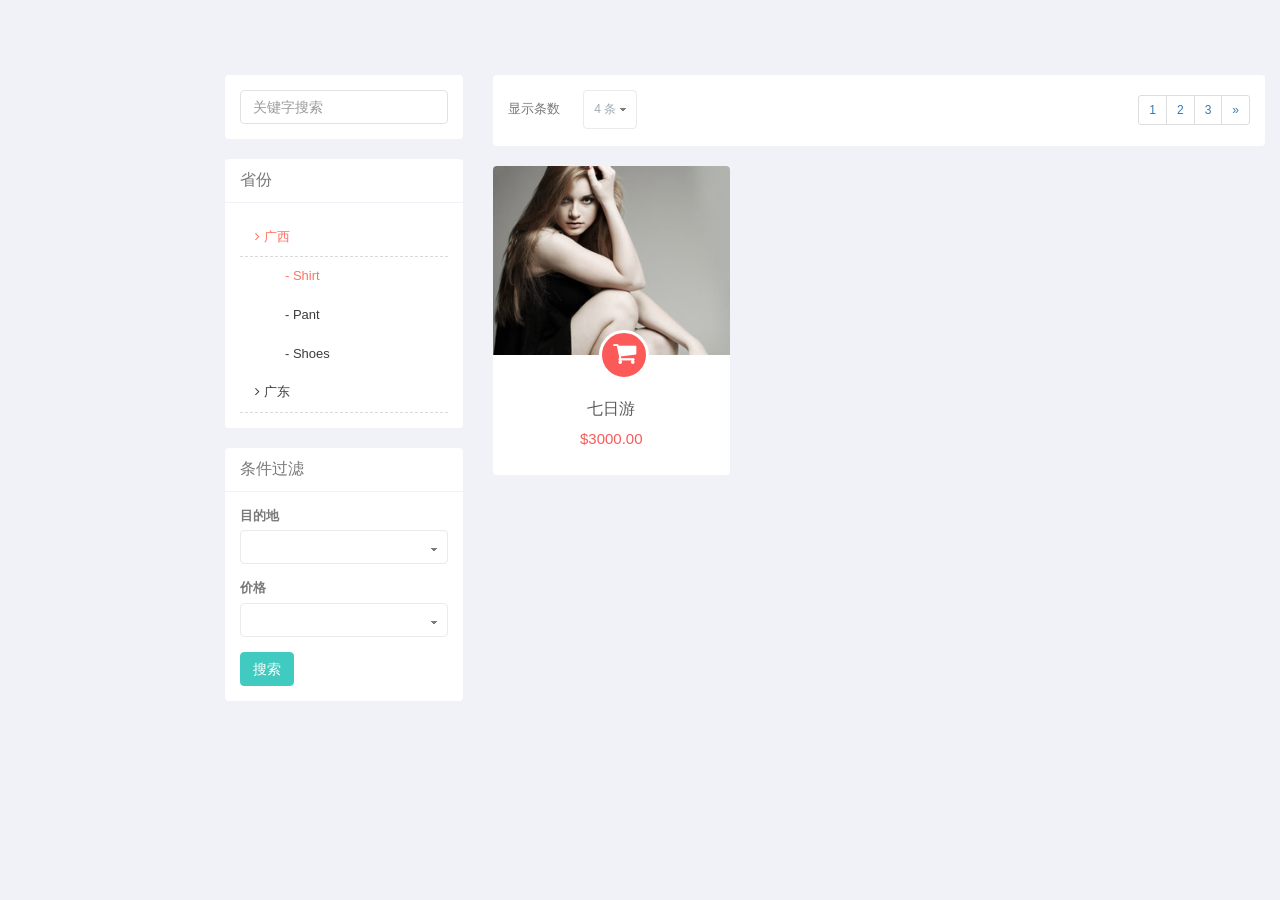
<file: src/main/resources/static/product_list.html>
<!DOCTYPE html>
<html lang="en">
  <head>
    <meta charset="utf-8">
    <meta name="viewport" content="width=device-width, initial-scale=1.0">
    <meta name="description" content="">
    <meta name="author" content="Mosaddek">
    <meta name="keyword" content="FlatLab, Dashboard, Bootstrap, Admin, Template, Theme, Responsive, Fluid, Retina">
    <link rel="shortcut icon" href="img/favicon.png">

    <title>商品列表</title>

    <!-- Bootstrap core CSS -->
    <link href="css/bootstrap.min.css" rel="stylesheet">
    <link href="css/bootstrap-reset.css" rel="stylesheet">
    <!--external css-->
    <link href="assets/font-awesome/css/font-awesome.css" rel="stylesheet" />
    <link href="assets/jquery-ui/jquery-ui-1.10.1.custom.min.css" rel="stylesheet"/>
      <!--right slidebar-->
      <link href="css/slidebars.css" rel="stylesheet">
    <!-- Custom styles for this template -->
    <link href="css/style.css" rel="stylesheet">
    <link href="css/style-responsive.css" rel="stylesheet" />

    <!-- HTML5 shim and Respond.js IE8 support of HTML5 tooltipss and media queries -->
    <!--[if lt IE 9]>
      <script src="js/html5shiv.js"></script>
      <script src="js/respond.min.js"></script>
    <![endif]-->
  </head>

  <body>

  <section id="container" class="">
      <!--header start-->

      <!--header end-->
      <!--sidebar start-->

      <!--sidebar end-->

      <!--main content start-->
      <section id="main-content">
          <section class="wrapper">
              <!-- page start-->
              <div class="row">
                  <div class="col-md-3">
                      <section class="panel">
                          <div class="panel-body">
                              <input type="text" placeholder="关键字搜索" class="form-control">
                          </div>
                      </section>
                      <section class="panel">
                          <header class="panel-heading">
                              省份
                          </header>
                          <div class="panel-body">
                              <ul class="nav prod-cat">
                                  <li class="dropdown">
                                      <a href="javascript:;" class="active"><i class=" fa fa-angle-right"></i> 广西</a>
                                      <ul class="nav">
                                          <li class="active"><a href="#">- Shirt</a></li>
                                          <li><a href="#">- Pant</a></li>
                                          <li><a href="#">- Shoes</a></li>
                                      </ul>
                                  </li>
                                  <li><a href="#"><i class=" fa fa-angle-right"></i> 广东</a></li>
                              </ul>
                          </div>
                      </section>

                      <section class="panel">
                          <header class="panel-heading">
                              条件过滤
                          </header>
                          <div class="panel-body">
                              <form role="form product-form">
                                  <div class="form-group">
                                      <label>目的地</label>
                                      <select class="form-control">
                                          <option></option>
                                          <option>广西</option>
                                          <option>广东</option>
                                          <option>北京</option>
                                          <option>上海</option>
                                      </select>
                                  </div>
                                  <div class="form-group">
                                      <label>价格</label>
                                      <select class="form-control">
                                          <option></option>
                                          <option>500 以下</option>
                                          <option>500 - 1000</option>
                                          <option>1000 - 3000</option>
                                          <option>3000 - 5000</option>
                                          <option>5000 以上</option>
                                      </select>
                                  </div>
                                  <button class="btn btn-primary" type="submit">搜索</button>
                              </form>
                          </div>
                      </section>
                  </div>
                  <div class="col-md-9">
                      <section class="panel">
                          <div class="panel-body">
                              <div class="pro-sort">
                                  <label class="pro-lab">显示条数</label>
                                  <select class="styled" >
                                      <option>4 条</option>
                                      <option>6 条</option>
                                      <option>8 条</option>
                                      <option>10 条</option>
                                  </select>
                              </div>

                              <div class="pull-right">
                                  <ul class="pagination pagination-sm pro-page-list">
                                      <li><a href="#">1</a></li>
                                      <li><a href="#">2</a></li>
                                      <li><a href="#">3</a></li>
                                      <li><a href="#">»</a></li>
                                  </ul>
                              </div>
                          </div>
                      </section>

                      <div class="row product-list">
                          <div class="col-md-4">
                              <section class="panel">
                                  <div class="pro-img-box">
                                      <img src="img/product-list/pro-1.jpg" alt=""/>
                                      <a href="#" class="adtocart">
                                          <i class="fa fa-shopping-cart"></i>
                                      </a>
                                  </div>

                                  <div class="panel-body text-center">
                                      <h4>
                                          <a href="#" class="pro-title">
                                              七日游
                                          </a>
                                      </h4>
                                      <p class="price">$3000.00</p>
                                  </div>
                              </section>
                          </div>

                      </div>
                  </div>
              </div>
              <!-- page end-->
          </section>
      </section>
      <!--main content end-->

      <!-- Right Slidebar start -->

      <!-- Right Slidebar end -->

      <!--footer start-->

      <!--footer end-->


  </section>

    <!-- js placed at the end of the document so the pages load faster -->
    <script src="js/jquery.js"></script>
    <script src="js/bootstrap.min.js"></script>
    <script class="include" type="text/javascript" src="js/jquery.dcjqaccordion.2.7.js"></script>
    <script src="js/jquery.scrollTo.min.js"></script>
    <script src="js/jquery.nicescroll.js" type="text/javascript"></script>
    <script src="assets/jquery-ui/jquery-ui-1.10.1.custom.min.js" type="text/javascript"></script>
    <script src="js/jquery.ui.touch-punch.min.js"></script>
    <script src="js/jquery.customSelect.min.js" ></script>

    <script src="js/respond.min.js" ></script>

  <!--right slidebar-->
  <script src="js/slidebars.min.js"></script>


    <!--common script for all pages-->
    <script src="js/common-scripts.js"></script>

      <script type="text/javascript">

          $(document).ready(function() {
              $(function(){
                  $('select').customSelect();
              });
          });
          // if($(".dropdown").length!=0){
          //     $(".dropdown").each(function(e){
          //         var dropdown_menu = $(this).find('.nav');
          //         $(this).click(function(){
          //             dropdown_menu.slideToggle();
          //         });
          //
          //         $(document).mouseup(function(e) {
          //             if (dropdown_menu.is(":visible") && $(e.target).parents('.dropdown').length == 0) {
          //                 dropdown_menu.slideUp();
          //             }
          //         });
          //     });
          // }


      </script>

  </body>
</html>
</file>
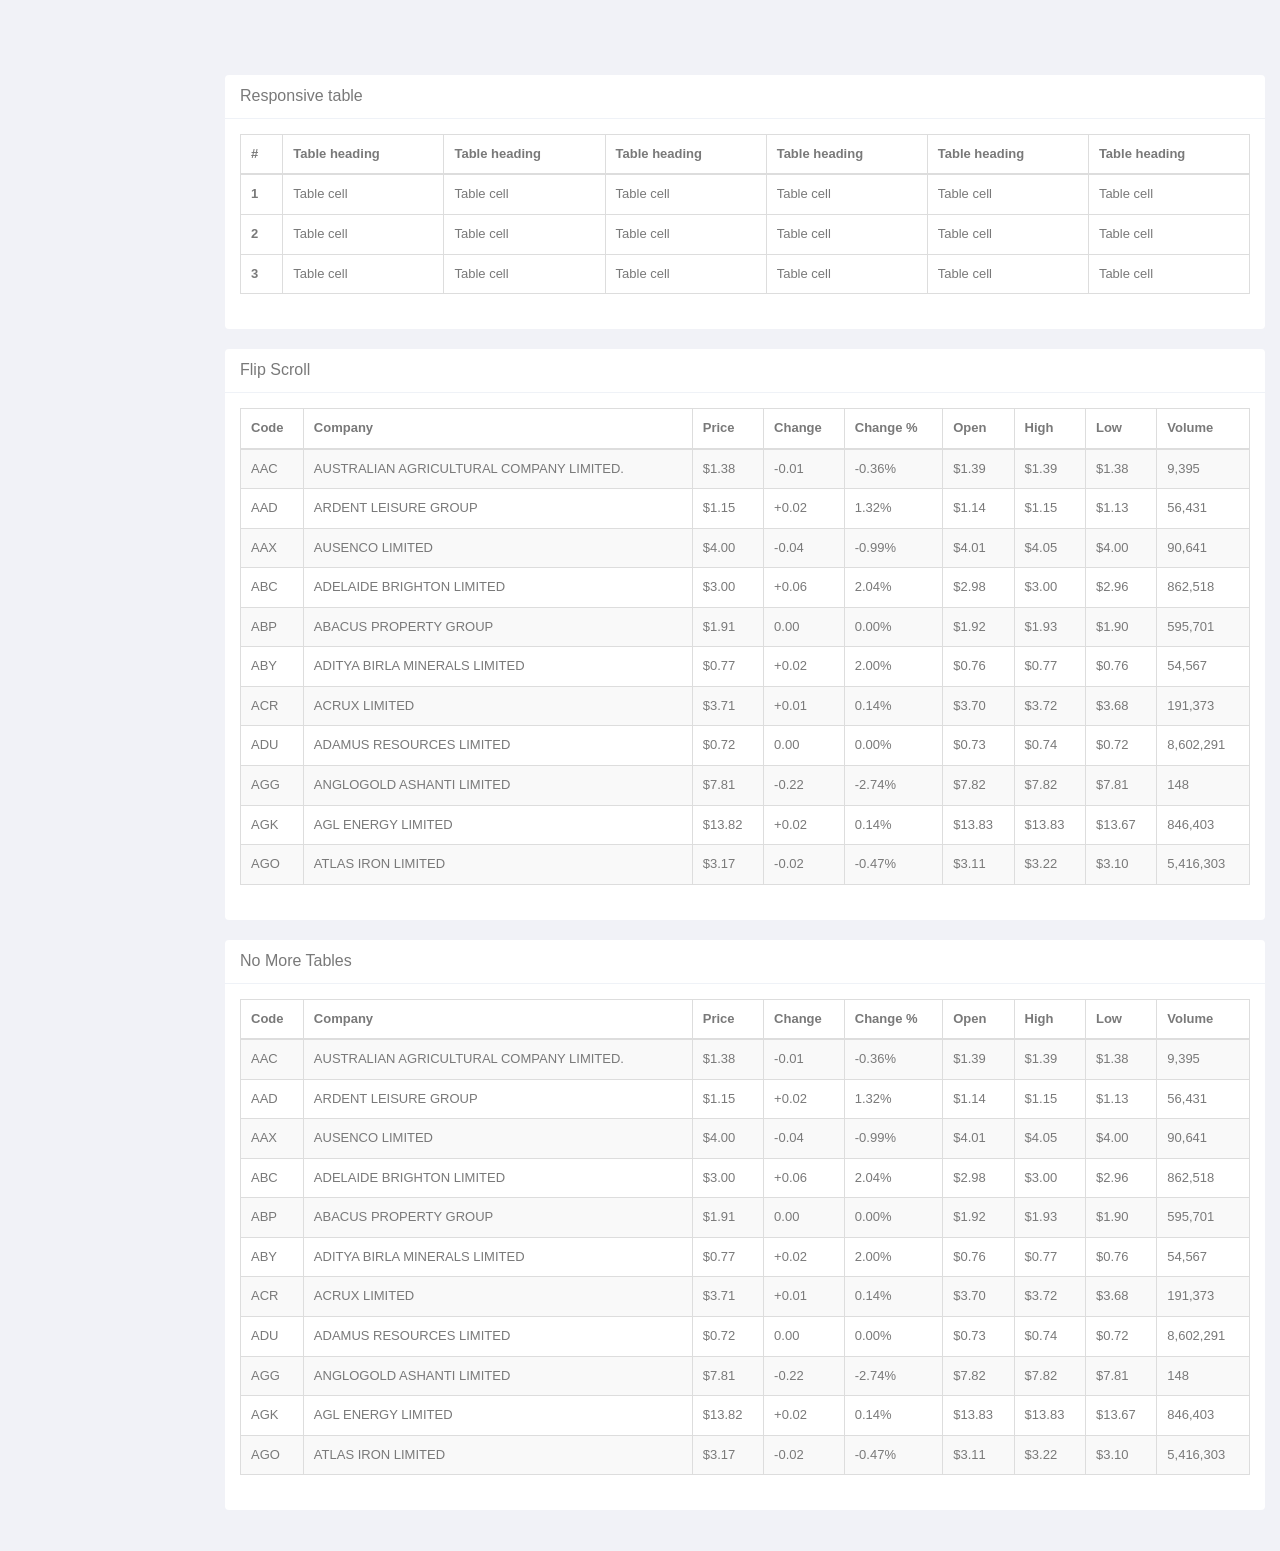
<file: src/main/resources/static/responsive_table.html>
<!DOCTYPE html>
<html lang="en">
  <head>
    <meta charset="utf-8">
    <meta name="viewport" content="width=device-width, initial-scale=1.0">
    <meta name="description" content="">
    <meta name="author" content="Mosaddek">
    <meta name="keyword" content="FlatLab, Dashboard, Bootstrap, Admin, Template, Theme, Responsive, Fluid, Retina">
    <link rel="shortcut icon" href="img/favicon.png">

    <title>Responsive Table</title>

    <!-- Bootstrap core CSS -->
    <link href="css/bootstrap.min.css" rel="stylesheet">
    <link href="css/bootstrap-reset.css" rel="stylesheet">
    <!--external css-->
    <link href="assets/font-awesome/css/font-awesome.css" rel="stylesheet" />
    <link href="css/table-responsive.css" rel="stylesheet" />
      <!--right slidebar-->
      <link href="css/slidebars.css" rel="stylesheet">
    <!-- Custom styles for this template -->
    <link href="css/style.css" rel="stylesheet">
    <link href="css/style-responsive.css" rel="stylesheet" />

    <!-- HTML5 shim and Respond.js IE8 support of HTML5 tooltipss and media queries -->
    <!--[if lt IE 9]>
      <script src="js/html5shiv.js"></script>
      <script src="js/respond.min.js"></script>
    <![endif]-->
  </head>

  <body>

  <section id="container" class="">
      <!--header start-->

      <!--header end-->
      <!--sidebar start-->

      <!--sidebar end-->
      <!--main content start-->
      <section id="main-content">
          <section class="wrapper">
              <!-- page start-->
              <div class="row">
                  <div class="col-lg-12">
                      <section class="panel">
                          <header class="panel-heading">
                              Responsive table
                          </header>
                          <div class="panel-body">
                              <div class="table-responsive">
                                  <table class="table table-bordered">
                                      <thead>
                                      <tr>
                                          <th>#</th>
                                          <th>Table heading</th>
                                          <th>Table heading</th>
                                          <th>Table heading</th>
                                          <th>Table heading</th>
                                          <th>Table heading</th>
                                          <th>Table heading</th>
                                      </tr>
                                      </thead>
                                      <tbody>
                                      <tr>
                                          <th scope="row">1</th>
                                          <td>Table cell</td>
                                          <td>Table cell</td>
                                          <td>Table cell</td>
                                          <td>Table cell</td>
                                          <td>Table cell</td>
                                          <td>Table cell</td>
                                      </tr>
                                      <tr>
                                          <th scope="row">2</th>
                                          <td>Table cell</td>
                                          <td>Table cell</td>
                                          <td>Table cell</td>
                                          <td>Table cell</td>
                                          <td>Table cell</td>
                                          <td>Table cell</td>
                                      </tr>
                                      <tr>
                                          <th scope="row">3</th>
                                          <td>Table cell</td>
                                          <td>Table cell</td>
                                          <td>Table cell</td>
                                          <td>Table cell</td>
                                          <td>Table cell</td>
                                          <td>Table cell</td>
                                      </tr>
                                      </tbody>
                                  </table>
                              </div>
                          </div>
                      </section>
                  </div>
              </div>
              <div class="row">
                  <div class="col-lg-12">
                      <section class="panel">
                          <header class="panel-heading">
                              Flip Scroll
                          </header>
                          <div class="panel-body">
                              <section id="flip-scroll">
                                  <table class="table table-bordered table-striped table-condensed cf">
                                      <thead class="cf">
                                      <tr>
                                          <th>Code</th>
                                          <th>Company</th>
                                          <th class="numeric">Price</th>
                                          <th class="numeric">Change</th>
                                          <th class="numeric">Change %</th>
                                          <th class="numeric">Open</th>
                                          <th class="numeric">High</th>
                                          <th class="numeric">Low</th>
                                          <th class="numeric">Volume</th>
                                      </tr>
                                      </thead>
                                      <tbody>
                                      <tr>
                                          <td>AAC</td>
                                          <td>AUSTRALIAN AGRICULTURAL COMPANY LIMITED.</td>
                                          <td class="numeric">$1.38</td>
                                          <td class="numeric">-0.01</td>
                                          <td class="numeric">-0.36%</td>
                                          <td class="numeric">$1.39</td>
                                          <td class="numeric">$1.39</td>
                                          <td class="numeric">$1.38</td>
                                          <td class="numeric">9,395</td>
                                      </tr>
                                      <tr>
                                          <td>AAD</td>
                                          <td>ARDENT LEISURE GROUP</td>
                                          <td class="numeric">$1.15</td>
                                          <td class="numeric">  +0.02</td>
                                          <td class="numeric">1.32%</td>
                                          <td class="numeric">$1.14</td>
                                          <td class="numeric">$1.15</td>
                                          <td class="numeric">$1.13</td>
                                          <td class="numeric">56,431</td>
                                      </tr>
                                      <tr>
                                          <td>AAX</td>
                                          <td>AUSENCO LIMITED</td>
                                          <td class="numeric">$4.00</td>
                                          <td class="numeric">-0.04</td>
                                          <td class="numeric">-0.99%</td>
                                          <td class="numeric">$4.01</td>
                                          <td class="numeric">$4.05</td>
                                          <td class="numeric">$4.00</td>
                                          <td class="numeric">90,641</td>
                                      </tr>
                                      <tr>
                                          <td>ABC</td>
                                          <td>ADELAIDE BRIGHTON LIMITED</td>
                                          <td class="numeric">$3.00</td>
                                          <td class="numeric">  +0.06</td>
                                          <td class="numeric">2.04%</td>
                                          <td class="numeric">$2.98</td>
                                          <td class="numeric">$3.00</td>
                                          <td class="numeric">$2.96</td>
                                          <td class="numeric">862,518</td>
                                      </tr>
                                      <tr>
                                          <td>ABP</td>
                                          <td>ABACUS PROPERTY GROUP</td>
                                          <td class="numeric">$1.91</td>
                                          <td class="numeric">0.00</td>
                                          <td class="numeric">0.00%</td>
                                          <td class="numeric">$1.92</td>
                                          <td class="numeric">$1.93</td>
                                          <td class="numeric">$1.90</td>
                                          <td class="numeric">595,701</td>
                                      </tr>
                                      <tr>
                                          <td>ABY</td>
                                          <td>ADITYA BIRLA MINERALS LIMITED</td>
                                          <td class="numeric">$0.77</td>
                                          <td class="numeric">  +0.02</td>
                                          <td class="numeric">2.00%</td>
                                          <td class="numeric">$0.76</td>
                                          <td class="numeric">$0.77</td>
                                          <td class="numeric">$0.76</td>
                                          <td class="numeric">54,567</td>
                                      </tr>
                                      <tr>
                                          <td>ACR</td>
                                          <td>ACRUX LIMITED</td>
                                          <td class="numeric">$3.71</td>
                                          <td class="numeric">  +0.01</td>
                                          <td class="numeric">0.14%</td>
                                          <td class="numeric">$3.70</td>
                                          <td class="numeric">$3.72</td>
                                          <td class="numeric">$3.68</td>
                                          <td class="numeric">191,373</td>
                                      </tr>
                                      <tr>
                                          <td>ADU</td>
                                          <td>ADAMUS RESOURCES LIMITED</td>
                                          <td class="numeric">$0.72</td>
                                          <td class="numeric">0.00</td>
                                          <td class="numeric">0.00%</td>
                                          <td class="numeric">$0.73</td>
                                          <td class="numeric">$0.74</td>
                                          <td class="numeric">$0.72</td>
                                          <td class="numeric">8,602,291</td>
                                      </tr>
                                      <tr>
                                          <td>AGG</td>
                                          <td>ANGLOGOLD ASHANTI LIMITED</td>
                                          <td class="numeric">$7.81</td>
                                          <td class="numeric">-0.22</td>
                                          <td class="numeric">-2.74%</td>
                                          <td class="numeric">$7.82</td>
                                          <td class="numeric">$7.82</td>
                                          <td class="numeric">$7.81</td>
                                          <td class="numeric">148</td>
                                      </tr>
                                      <tr>
                                          <td>AGK</td>
                                          <td>AGL ENERGY LIMITED</td>
                                          <td class="numeric">$13.82</td>
                                          <td class="numeric">  +0.02</td>
                                          <td class="numeric">0.14%</td>
                                          <td class="numeric">$13.83</td>
                                          <td class="numeric">$13.83</td>
                                          <td class="numeric">$13.67</td>
                                          <td class="numeric">846,403</td>
                                      </tr>
                                      <tr>
                                          <td>AGO</td>
                                          <td>ATLAS IRON LIMITED</td>
                                          <td class="numeric">$3.17</td>
                                          <td class="numeric">-0.02</td>
                                          <td class="numeric">-0.47%</td>
                                          <td class="numeric">$3.11</td>
                                          <td class="numeric">$3.22</td>
                                          <td class="numeric">$3.10</td>
                                          <td class="numeric">5,416,303</td>
                                      </tr>
                                      </tbody>
                                  </table>
                              </section>
                          </div>
                      </section>
                  </div>
              </div>
              <div class="row">
                  <div class="col-lg-12">
                      <section class="panel">
                          <header class="panel-heading">
                              No More Tables
                          </header>
                          <div class="panel-body">
                              <section id="no-more-tables">
                                  <table class="table table-bordered table-striped table-condensed cf">
                                      <thead class="cf">
                                      <tr>
                                          <th>Code</th>
                                          <th>Company</th>
                                          <th class="numeric">Price</th>
                                          <th class="numeric">Change</th>
                                          <th class="numeric">Change %</th>
                                          <th class="numeric">Open</th>
                                          <th class="numeric">High</th>
                                          <th class="numeric">Low</th>
                                          <th class="numeric">Volume</th>
                                      </tr>
                                      </thead>
                                      <tbody>
                                      <tr>
                                          <td data-title="Code">AAC</td>
                                          <td data-title="Company">AUSTRALIAN AGRICULTURAL COMPANY LIMITED.</td>
                                          <td class="numeric" data-title="Price">$1.38</td>
                                          <td class="numeric" data-title="Change">-0.01</td>
                                          <td class="numeric" data-title="Change %">-0.36%</td>
                                          <td class="numeric" data-title="Open">$1.39</td>
                                          <td class="numeric" data-title="High">$1.39</td>
                                          <td class="numeric" data-title="Low">$1.38</td>
                                          <td class="numeric" data-title="Volume">9,395</td>
                                      </tr>
                                      <tr>
                                          <td data-title="Code">AAD</td>
                                          <td data-title="Company">ARDENT LEISURE GROUP</td>
                                          <td class="numeric" data-title="Price">$1.15</td>
                                          <td class="numeric" data-title="Change">  +0.02</td>
                                          <td class="numeric" data-title="Change %">1.32%</td>
                                          <td class="numeric" data-title="Open">$1.14</td>
                                          <td class="numeric" data-title="High">$1.15</td>
                                          <td class="numeric" data-title="Low">$1.13</td>
                                          <td class="numeric" data-title="Volume">56,431</td>
                                      </tr>
                                      <tr>
                                          <td data-title="Code">AAX</td>
                                          <td data-title="Company">AUSENCO LIMITED</td>
                                          <td class="numeric" data-title="Price">$4.00</td>
                                          <td class="numeric" data-title="Change">-0.04</td>
                                          <td class="numeric" data-title="Change %">-0.99%</td>
                                          <td class="numeric" data-title="Open">$4.01</td>
                                          <td class="numeric" data-title="High">$4.05</td>
                                          <td class="numeric" data-title="Low">$4.00</td>
                                          <td class="numeric" data-title="Volume">90,641</td>
                                      </tr>
                                      <tr>
                                          <td data-title="Code">ABC</td>
                                          <td data-title="Company">ADELAIDE BRIGHTON LIMITED</td>
                                          <td class="numeric" data-title="Price">$3.00</td>
                                          <td class="numeric" data-title="Change">  +0.06</td>
                                          <td class="numeric" data-title="Change %">2.04%</td>
                                          <td class="numeric" data-title="Open">$2.98</td>
                                          <td class="numeric" data-title="High">$3.00</td>
                                          <td class="numeric" data-title="Low">$2.96</td>
                                          <td class="numeric" data-title="Volume">862,518</td>
                                      </tr>
                                      <tr>
                                          <td data-title="Code">ABP</td>
                                          <td data-title="Company">ABACUS PROPERTY GROUP</td>
                                          <td class="numeric" data-title="Price">$1.91</td>
                                          <td class="numeric" data-title="Change">0.00</td>
                                          <td class="numeric" data-title="Change %">0.00%</td>
                                          <td class="numeric" data-title="Open">$1.92</td>
                                          <td class="numeric" data-title="High">$1.93</td>
                                          <td class="numeric" data-title="Low">$1.90</td>
                                          <td class="numeric" data-title="Volume">595,701</td>
                                      </tr>
                                      <tr>
                                          <td data-title="Code">ABY</td>
                                          <td data-title="Company">ADITYA BIRLA MINERALS LIMITED</td>
                                          <td class="numeric" data-title="Price">$0.77</td>
                                          <td class="numeric" data-title="Change">  +0.02</td>
                                          <td class="numeric" data-title="Change %">2.00%</td>
                                          <td class="numeric" data-title="Open">$0.76</td>
                                          <td class="numeric" data-title="High">$0.77</td>
                                          <td class="numeric" data-title="Low">$0.76</td>
                                          <td class="numeric" data-title="Volume">54,567</td>
                                      </tr>
                                      <tr>
                                          <td data-title="Code">ACR</td>
                                          <td data-title="Company">ACRUX LIMITED</td>
                                          <td class="numeric" data-title="Price">$3.71</td>
                                          <td class="numeric" data-title="Change">  +0.01</td>
                                          <td class="numeric" data-title="Change %">0.14%</td>
                                          <td class="numeric" data-title="Open">$3.70</td>
                                          <td class="numeric" data-title="High">$3.72</td>
                                          <td class="numeric" data-title="Low">$3.68</td>
                                          <td class="numeric" data-title="Volume">191,373</td>
                                      </tr>
                                      <tr>
                                          <td data-title="Code">ADU</td>
                                          <td data-title="Company">ADAMUS RESOURCES LIMITED</td>
                                          <td class="numeric" data-title="Price">$0.72</td>
                                          <td class="numeric" data-title="Change">0.00</td>
                                          <td class="numeric" data-title="Change %">0.00%</td>
                                          <td class="numeric" data-title="Open">$0.73</td>
                                          <td class="numeric" data-title="High">$0.74</td>
                                          <td class="numeric" data-title="Low">$0.72</td>
                                          <td class="numeric" data-title="Volume">8,602,291</td>
                                      </tr>
                                      <tr>
                                          <td data-title="Code">AGG</td>
                                          <td data-title="Company">ANGLOGOLD ASHANTI LIMITED</td>
                                          <td class="numeric" data-title="Price">$7.81</td>
                                          <td class="numeric" data-title="Change">-0.22</td>
                                          <td class="numeric" data-title="Change %">-2.74%</td>
                                          <td class="numeric" data-title="Open">$7.82</td>
                                          <td class="numeric" data-title="High">$7.82</td>
                                          <td class="numeric" data-title="Low">$7.81</td>
                                          <td class="numeric" data-title="Volume">148</td>
                                      </tr>
                                      <tr>
                                          <td data-title="Code">AGK</td>
                                          <td data-title="Company">AGL ENERGY LIMITED</td>
                                          <td class="numeric" data-title="Price">$13.82</td>
                                          <td class="numeric" data-title="Change">  +0.02</td>
                                          <td class="numeric" data-title="Change %">0.14%</td>
                                          <td class="numeric" data-title="Open">$13.83</td>
                                          <td class="numeric" data-title="High">$13.83</td>
                                          <td class="numeric" data-title="Low">$13.67</td>
                                          <td class="numeric" data-title="Volume">846,403</td>
                                      </tr>
                                      <tr>
                                          <td data-title="Code">AGO</td>
                                          <td data-title="Company">ATLAS IRON LIMITED</td>
                                          <td class="numeric" data-title="Price">$3.17</td>
                                          <td class="numeric" data-title="Change">-0.02</td>
                                          <td class="numeric" data-title="Change %">-0.47%</td>
                                          <td class="numeric" data-title="Open">$3.11</td>
                                          <td class="numeric" data-title="High">$3.22</td>
                                          <td class="numeric" data-title="Low">$3.10</td>
                                          <td class="numeric" data-title="Volume">5,416,303</td>
                                      </tr>
                                      </tbody>
                                  </table>
                              </section>
                          </div>
                      </section>
                  </div>
              </div>
              <!-- page end-->
          </section>
      </section>
      <!--main content end-->
      <!-- Right Slidebar start -->
      <div class="sb-slidebar sb-right sb-style-overlay">
          <h5 class="side-title">Online Customers</h5>
          <ul class="quick-chat-list">
              <li class="online">
                  <div class="media">
                      <a href="#" class="pull-left media-thumb">
                          <img alt="" src="img/chat-avatar2.jpg" class="media-object">
                      </a>
                      <div class="media-body">
                          <strong>John Doe</strong>
                          <small>Dream Land, AU</small>
                      </div>
                  </div><!-- media -->
              </li>
              <li class="online">
                  <div class="media">
                      <a href="#" class="pull-left media-thumb">
                          <img alt="" src="img/chat-avatar.jpg" class="media-object">
                      </a>
                      <div class="media-body">
                          <div class="media-status">
                              <span class=" badge bg-important">3</span>
                          </div>
                          <strong>Jonathan Smith</strong>
                          <small>United States</small>
                      </div>
                  </div><!-- media -->
              </li>

              <li class="online">
                  <div class="media">
                      <a href="#" class="pull-left media-thumb">
                          <img alt="" src="img/pro-ac-1.png" class="media-object">
                      </a>
                      <div class="media-body">
                          <div class="media-status">
                              <span class=" badge bg-success">5</span>
                          </div>
                          <strong>Jane Doe</strong>
                          <small>ABC, USA</small>
                      </div>
                  </div><!-- media -->
              </li>
              <li class="online">
                  <div class="media">
                      <a href="#" class="pull-left media-thumb">
                          <img alt="" src="img/avatar1.jpg" class="media-object">
                      </a>
                      <div class="media-body">
                          <strong>Anjelina Joli</strong>
                          <small>Fockland, UK</small>
                      </div>
                  </div><!-- media -->
              </li>
              <li class="online">
                  <div class="media">
                      <a href="#" class="pull-left media-thumb">
                          <img alt="" src="img/mail-avatar.jpg" class="media-object">
                      </a>
                      <div class="media-body">
                          <div class="media-status">
                              <span class=" badge bg-warning">7</span>
                          </div>
                          <strong>Mr Tasi</strong>
                          <small>Dream Land, USA</small>
                      </div>
                  </div><!-- media -->
              </li>
          </ul>
          <h5 class="side-title"> pending Task</h5>
          <ul class="p-task tasks-bar">
              <li>
                  <a href="#">
                      <div class="task-info">
                          <div class="desc">Dashboard v1.3</div>
                          <div class="percent">40%</div>
                      </div>
                      <div class="progress progress-striped">
                          <div style="width: 40%" aria-valuemax="100" aria-valuemin="0" aria-valuenow="40" role="progressbar" class="progress-bar progress-bar-success">
                              <span class="sr-only">40% Complete (success)</span>
                          </div>
                      </div>
                  </a>
              </li>
              <li>
                  <a href="#">
                      <div class="task-info">
                          <div class="desc">Database Update</div>
                          <div class="percent">60%</div>
                      </div>
                      <div class="progress progress-striped">
                          <div style="width: 60%" aria-valuemax="100" aria-valuemin="0" aria-valuenow="60" role="progressbar" class="progress-bar progress-bar-warning">
                              <span class="sr-only">60% Complete (warning)</span>
                          </div>
                      </div>
                  </a>
              </li>
              <li>
                  <a href="#">
                      <div class="task-info">
                          <div class="desc">Iphone Development</div>
                          <div class="percent">87%</div>
                      </div>
                      <div class="progress progress-striped">
                          <div style="width: 87%" aria-valuemax="100" aria-valuemin="0" aria-valuenow="20" role="progressbar" class="progress-bar progress-bar-info">
                              <span class="sr-only">87% Complete</span>
                          </div>
                      </div>
                  </a>
              </li>
              <li>
                  <a href="#">
                      <div class="task-info">
                          <div class="desc">Mobile App</div>
                          <div class="percent">33%</div>
                      </div>
                      <div class="progress progress-striped">
                          <div style="width: 33%" aria-valuemax="100" aria-valuemin="0" aria-valuenow="80" role="progressbar" class="progress-bar progress-bar-danger">
                              <span class="sr-only">33% Complete (danger)</span>
                          </div>
                      </div>
                  </a>
              </li>
              <li>
                  <a href="#">
                      <div class="task-info">
                          <div class="desc">Dashboard v1.3</div>
                          <div class="percent">45%</div>
                      </div>
                      <div class="progress progress-striped active">
                          <div style="width: 45%" aria-valuemax="100" aria-valuemin="0" aria-valuenow="45" role="progressbar" class="progress-bar">
                              <span class="sr-only">45% Complete</span>
                          </div>
                      </div>

                  </a>
              </li>
              <li class="external">
                  <a href="#">See All Tasks</a>
              </li>
          </ul>
      </div>
      <!-- Right Slidebar end -->
      <!--footer start-->

      <!--footer end-->
  </section>

    <!-- js placed at the end of the document so the pages load faster -->
    <script src="js/jquery.js"></script>
    <script src="js/bootstrap.min.js"></script>
    <script class="include" type="text/javascript" src="js/jquery.dcjqaccordion.2.7.js"></script>
    <script src="js/jquery.scrollTo.min.js"></script>
    <script src="js/respond.min.js" ></script>
    <script src="js/jquery.nicescroll.js" type="text/javascript"></script>

  <!--right slidebar-->
  <script src="js/slidebars.min.js"></script>

    <!--common script for all pages-->
    <script src="js/common-scripts.js"></script>


  </body>
</html>
</file>
<file: src/main/resources/static/css/slidebars.css>
/* -----------------------------------
 * Slidebars
 * Version 0.10 Development
 * http://plugins.adchsm.me/slidebars/
 *
 * Written by Adam Smith
 * http://www.adchsm.me/
 *
 * Released under MIT License
 * http://plugins.adchsm.me/slidebars/license.txt
 *
 * -------------------
 * Slidebars CSS Index
 *
 * 001 - Box Model, Html & Body
 * 002 - Site
 * 003 - Slidebars
 * 004 - Animation
 * 005 - Helper Classes
 *
 * ----------------------------
 * 001 - Box Model, Html & Body
 */


/* ----------
 * 002 - Site
 */

#sb-site, .sb-site {
	/* You may now use .sb-site as your site container if you wish to use your own id. However please make sure you don't set any of the follwoing styles any differently on your id. */
	width: 100%;
	position: relative;
	z-index: 1; /* Site sits above Slidebars */
	/*background-color: #ffffff; *//* Default background colour, overwrite this with your own css. */
}

/* ---------------
 * 003 - Slidebars
 */

.sb-slidebar {
	height: 100%;
    overflow-x: hidden;
	overflow-y: auto; /* Enable vertical scrolling on Slidebars when needed. */
	position: fixed;
	top: 0;
	z-index: 0; /* Slidebars sit behind sb-site. */
	visibility: hidden; /* Initially hide the Slidebars. */
	background-color: #222222; /* Default Slidebars background colour, overwrite this with your own css. */
}

.sb-left {
	left: 0; /* Set Slidebar to the left. */
}

.sb-right {
	right: 0; /* Set Slidebar to the right. */
}

html.sb-static .sb-slidebar,
.sb-slidebar.sb-static {
	position: absolute; /* Makes Slidebars scroll naturally with the site, and unfixes them for Android Browser < 3 and iOS < 5. */
}

.sb-slidebar.sb-active {
	visibility: visible; /* Makes Slidebars visibile when open. */
}

.sb-slidebar.sb-style-overlay {
	z-index: 9999; /* Set z-index high to ensure it overlays any other site elements. */
}

/* Slidebar widths for devices that don't support media queries. */
	.sb-slidebar {
		width: 30%;
	}
	
	.sb-width-thin {
		width: 15%;
	}
	
	.sb-width-wide {
		width: 45%;
	}

@media (max-width: 480px) { /* Slidebar width on extra small screens. */
	.sb-slidebar {
		width: 70%;
	}
	
	.sb-width-thin {
		width: 55%;
	}
	
	.sb-width-wide {
		width: 85%;
	}
}

@media (min-width: 481px) { /* Slidebar width on small screens. */
	.sb-slidebar {
		width: 55%;
	}
	
	.sb-width-thin {
		width: 40%;
	}
	
	.sb-width-wide {
		width: 70%;
	}
}

@media (min-width: 768px) { /* Slidebar width on small screens. */
	.sb-slidebar {
		width: 40%;
	}
	
	.sb-width-thin {
		width: 25%;
	}
	
	.sb-width-wide {
		width: 55%;
	}
}

@media (min-width: 992px) { /* Slidebar width on medium screens. */
	.sb-slidebar {
		width: 30%;
	}
	
	.sb-width-thin {
		width: 15%;
	}
	
	.sb-width-wide {
		width: 45%;
	}
}

@media (min-width: 1200px) { /* Slidebar width on large screens. */
	.sb-slidebar {
		width: 20%;
	}
	
	.sb-width-thin {
		width: 5%;
	}
	
	.sb-width-wide {
		width: 35%;
	}
}

/* ---------------
 * 004 - Animation
 */

.sb-slide, #sb-site, .sb-site, .sb-slidebar {
	-webkit-transition: -webkit-transform 400ms ease;
	   -moz-transition: -moz-transform 400ms ease;
	     -o-transition: -o-transform 400ms ease;
	        transition: transform 400ms ease;
	-webkit-transition-property: -webkit-transform, left, right; /* Add left/right for Android < 4.4. */
	-webkit-backface-visibility: hidden; /* Prevents flickering. This is non essential, and you may remove it if your having problems with fixed background images in Chrome. */
}

/* --------------------
 * 005 - Helper Classes
 */
 
.sb-hide { 
	display: none; /* Optionally applied to control classes when Slidebars is disabled over a certain width. */
}

.sb-submenu-active{
    display:block;
    }
</file>
<file: src/main/resources/static/css/style-responsive.css>
@media (min-width: 980px) {
    /*-----*/
    .custom-bar-chart {
        margin-bottom: 40px;
    }

}

@media (max-width: 767px) and (max-width: 979px) {

    .navbar-collapse, .navbar-collapse.in, .mega-menu ul li a {
        width: 100%;
    }

    .mega-menu .navbar-nav {
        height: 100%;
    }

    .mega-bg {
        position: relative;
    }

    .mail-box .sm-side {
        width: 30%;
    }

    .mail-box .lg-side {
        width: 70%;
    }
    /*-----*/
    .custom-bar-chart {
        margin-bottom: 40px;
    }

    /*chat room*/

    .chat-room aside {
        display: block;
    }
    .chat-room .left-side, .chat-room .mid-side, .chat-room .right-side, .chat-room .left-side footer {
        width: 100%;
    }

    .chat-room .left-side footer {
        position: relative;
    }

    ul.chat-user {
        margin-bottom: 20px;
    }

    .chat-room .left-side , .chat-room .mid-side{
        margin-bottom: 10px;

    }

    .chat-room .left-side .user-head , .chat-room-head, .chat-room .right-side .user-head{
        border-radius: 4px 4px 0 0;
        -webit-border-radius: 4px 4px 0 0;
    }
    .chat-room .left-side footer {
        border-radius: 0 0 4px 4px;
        -webkit-border-radius: 0 0 4px 4px;
    }
    /**/
    .chat-room .right-side .user-head {
        float: left;
        width: 100%;
    }

    .chat-room .mid-side footer {
        position: relative;
        float: left;
        width: 100%;
        border-right: 0;
    }

    .chat-txt {
        width: 65%;
    }

    .chat-room .right-side footer {
        width: 100%;
        position: relative;
    }

    .chat-room .mid-side {
        margin-bottom: 0!important;
    }


}

@media (max-width: 768px) {

    .header {
        position: absolute;
    }

    /*sidebar*/


    #sidebar {
        display: none;
    }

    .sidebar-close #sidebar {
        height: auto;
        /*overflow: hidden;*/
        overflow-y: auto;
        position: absolute;
        width: 100%;
        z-index: 1001;
        display: block;
    }


    /* body container */
    #main-content {
        margin: 0px!important;
        position: none !important;
    }

    #sidebar > ul > li > a > span {
        line-height: 35px;
    }

    #sidebar > ul > li {
        margin: 0 10px 5px 10px;
    }
    #sidebar > ul > li > a {
        height:35px;
        line-height:35px;
        padding: 0 10px;
        text-align: left;
    }
    #sidebar > ul > li > a i{
        /*display: none !important;*/
    }

    .mail-info, .mail-info:hover {
        display: none !important;
    }
    #sidebar ul > li > a .arrow, #sidebar > ul > li > a .arrow.open {
        margin-right: 10px;
        margin-top: 15px;
    }

    #sidebar ul > li.active > a .arrow, #sidebar ul > li > a:hover .arrow, #sidebar ul > li > a:focus .arrow,
    #sidebar > ul > li.active > a .arrow.open, #sidebar > ul > li > a:hover .arrow.open, #sidebar > ul > li > a:focus .arrow.open{
        margin-top: 15px;
    }

    #sidebar > ul > li > a, #sidebar > ul > li > ul.sub > li {
        width: 100%;
    }
    #sidebar > ul > li > ul.sub > li > a {
        background: transparent !important ;
    }
    #sidebar > ul > li > ul.sub > li > a:hover {
        /*background: #4A8BC2 !important ;*/
    }


    /* sidebar */
    #sidebar {
        margin: 0px !important;
    }

    /* sidebar collabler */
    #sidebar .btn-navbar.collapsed .arrow {
        display: none;
    }

    #sidebar .btn-navbar .arrow {
        position: absolute;
        right: 35px;
        width: 0;
        height: 0;
        top:48px;
        border-bottom: 15px solid #282e36;
        border-left: 15px solid transparent;
        border-right: 15px solid transparent;
    }


    /*---------*/

    .modal-footer .btn {
        margin-bottom: 0px !important;
    }

    .btn {
        margin-bottom: 5px;
    }




    .mail-box aside {
        display: block;
    }

    .mail-box .sm-side , .mail-box .lg-side{
        width: 100% ;
    }

    /* full calendar fix */
    .fc-header-right {
        left:25px;
        position: absolute;
    }

    .fc-header-left .fc-button {
        margin: 0px !important;
        top: -10px !important;
    }

    .fc-header-right .fc-button {
        margin: 0px !important;
        top: -50px !important;
    }

    .fc-state-active, .fc-state-active .fc-button-inner, .fc-state-hover, .fc-state-hover .fc-button-inner {
        background: none !important;
        color: #FFFFFF !important;
    }

    .fc-state-default, .fc-state-default .fc-button-inner {
        background: none !important;
    }

    .fc-button {
        border: none !important;
        margin-right: 2px;
    }

    .fc-view {
        top: 0px !important;
    }

    .fc-button .fc-button-inner {
        margin: 0px !important;
        padding: 2px !important;
        border: none !important;
        margin-right: 2px !important;
        background-color: #fafafa !important;
        background-image: -moz-linear-gradient(top, #fafafa, #efefef) !important;
        background-image: -webkit-gradient(linear, 0 0, 0 100%, from(#fafafa), to(#efefef)) !important;
        background-image: -webkit-linear-gradient(top, #fafafa, #efefef) !important;
        background-image: -o-linear-gradient(top, #fafafa, #efefef) !important;
        background-image: linear-gradient(to bottom, #fafafa, #efefef) !important;
        filter: progid:dximagetransform.microsoft.gradient(startColorstr='#fafafa', endColorstr='#efefef', GradientType=0) !important;
        -webkit-box-shadow: 0 1px 0px rgba(255, 255, 255, .8) !important;
        -moz-box-shadow: 0 1px 0px rgba(255, 255, 255, .8) !important;
        box-shadow: 0 1px 0px rgba(255, 255, 255, .8) !important;
        -webkit-border-radius: 3px !important;
        -moz-border-radius: 3px !important;
        border-radius: 3px !important;
        color: #646464 !important;
        border: 1px solid #ddd !important;
        text-shadow: 0 1px 0px rgba(255, 255, 255, .6) !important;
        text-align: center;
    }

    .fc-button.fc-state-disabled .fc-button-inner {
        color: #bcbbbb !important;
    }

    .fc-button.fc-state-active .fc-button-inner {
        background-color: #e5e4e4 !important;
        background-image: -moz-linear-gradient(top, #e5e4e4, #dddcdc) !important;
        background-image: -webkit-gradient(linear, 0 0, 0 100%, from(#e5e4e4), to(#dddcdc)) !important;
        background-image: -webkit-linear-gradient(top, #e5e4e4, #dddcdc) !important;
        background-image: -o-linear-gradient(top, #e5e4e4, #dddcdc) !important;
        background-image: linear-gradient(to bottom, #e5e4e4, #dddcdc) !important;
        filter: progid:dximagetransform.microsoft.gradient(startColorstr='#e5e4e4', endColorstr='#dddcdc', GradientType=0) !important;
    }

    .fc-content {
        margin-top: 50px;
    }

    .fc-header-title h2 {
        line-height: 40px !important;
        font-size: 12px !important;
    }

    .fc-header {
        margin-bottom:0px !important;
    }

    /*--*/

    /*.chart-position {*/
        /*margin-top: 0px;*/
    /*}*/

    .timeline-desk .album a {
        margin-bottom: 5px;
        margin-right: 4px;
    }

    .stepy-titles li {
        margin: 10px 3px;
    }

    .mail-option .btn {
        margin-bottom: 0;
    }

    .boxed-page .container #sidebar {
        position:absolute;
    }

    /*--horizontal menu--*/
    .full-width .navbar-toggle {
        border: 1px solid #eaeaea;
    }
    .full-width .navbar-toggle .icon-bar {
        background: #c7c7c7;
    }

    .full-width .navbar-toggle {
        float: left;
        margin-top: 12px;
    }

    .horizontal-menu {
        float: left;
        margin-left:0px;
        width: 70%;
        margin-top: 10px;
    }

    .top-nav {
        position: absolute;
        right: 10px;
        top: 0px;
    }

    .horizontal-menu .navbar-nav > li > a {
        padding-bottom: 10px;
        padding-top: 10px;
    }
    /*-----*/
    .custom-bar-chart {
        margin-bottom: 40px;
    }

    /*menu icon plus minus*/
    .dcjq-icon {
        top: 10px;
    }
    ul.sidebar-menu li ul.sub li a {
        padding: 0;
    }

    /*---*/

    .img-responsive {
        width: 100%;
    }

}



@media (max-width: 480px) {

    .navbar-collapse, .navbar-collapse.in, .mega-menu ul li a {
        width: 100%;
    }

    .mega-menu .navbar-nav {
        height: 100%;
    }

    .mega-bg {
        position: relative;
    }

    .notify-row, .search, .dont-show , .inbox-head .sr-input, .inbox-head .sr-btn{
        display: none;
    }

    .mail-box aside {
        display: block;
    }

    .mail-box .sm-side , .mail-box .lg-side{
        width: 100% ;
    }

    #top_menu .nav > li, ul.top-menu > li {
        float: right;
    }
    .hidden-phone {
        display: none !important;
    }

    .dataTables_filter {
        float: left;
    }

    .dataTables_info {
        margin-bottom: 10px;
    }

    .mail-option .btn {
        margin-bottom: 0;
    }

    .mail-option .inbox-pagination {
        margin-top: 10px;
        float: left;
    }

    .chart-position {
       margin-top: 0px;
     }
    /*--horizontal menu--*/
    .full-width .navbar-toggle {
        border: 1px solid #eaeaea;
    }
    .full-width .navbar-toggle .icon-bar {
        background: #c7c7c7;
    }

    .full-width .navbar-toggle {
        float: left;
        margin-top: 12px;
    }

    .horizontal-menu {
        float: left;
        margin-left:0px;
        width: 100%;
    }

    .top-nav {
        position: absolute;
        right: 10px;
        top: 0px;
    }

    .horizontal-menu .navbar-nav > li > a {
        padding-bottom: 10px;
        padding-top: 10px;
    }

    .ms-container {
        width: 100%;
    }

    .cmt-form {
        display: inline-block;
        width: 84%;
    }

    .navbar-inverse .navbar-toggle:hover, .navbar-inverse .navbar-toggle:focus {
        background-color: #ccc;
        border-color:#ccc ;
    }

    /*chat room*/

    .chat-room aside {
        display: block;
    }
    .chat-room .left-side, .chat-room .mid-side, .chat-room .right-side, .chat-room .left-side footer {
        width: 100%;
    }

    .chat-room .left-side footer {
        position: relative;
    }

    ul.chat-user {
        margin-bottom: 20px;
    }

    .chat-room .left-side , .chat-room .mid-side{
        margin-bottom: 10px;

    }

    .chat-room .left-side .user-head , .chat-room-head, .chat-room .right-side .user-head{
        border-radius: 4px 4px 0 0;
        -webit-border-radius: 4px 4px 0 0;
    }
    .chat-room .left-side footer {
        border-radius: 0 0 4px 4px;
        -webkit-border-radius: 0 0 4px 4px;
    }

    /**/
    .chat-room .right-side .user-head {
        width: 100%;
        float: left;
    }

    .chat-room .mid-side footer {
        position: relative;
        float: left;
        width: 100%;
        border-right: 0;
    }

    .chat-txt {
        width: 65%;
    }

    .chat-room .right-side footer {
        width: 100%;
        position: relative;
    }

    .chat-room .mid-side {
        margin-bottom: 0!important;
    }
}

@media (max-width:320px) {
    .login-social-link a {
        padding: 15px 17px !important;
    }

    .notify-row, .search, .dont-show, .inbox-head .sr-input, .inbox-head .sr-btn {
        display: none;
    }

    .mail-box aside {
        display: block ;
    }

    .mail-box .sm-side , .mail-box .lg-side{
        width: 100% ;
    }

    #top_menu .nav > li, ul.top-menu > li {
        float: right;
    }

    .hidden-phone {
        display: none !important;
    }

    .dataTables_filter {
        float: left;
    }

    .dataTables_info {
        margin-bottom: 10px;
    }

    .mail-option .btn {
        margin-bottom: 0;
    }

    .mail-option .inbox-pagination {
        margin-top: 10px;
        float: left;
    }

    .chart-position {
        margin-top: 0px;
    }

    .lock-wrapper {
        margin: 10% auto;
        max-width: 310px;
    }
    .lock-input {
        width: 82%;
    }

    .cmt-form {
        display: inline-block;
        width: 75%;
    }

    .chat-room .mid-side footer .btn-group {
        display: none;
    }

    .stepy-titles li.current-step div, .stepy-titles li div {
        width: 70px;
        height: 70px;
        line-height: 70px;
    }
}
</file>
<file: src/main/resources/static/assets/jquery-multi-select/css/multi-select.css>
.ms-container{
  background: transparent url('../img/switch.png') no-repeat 50% 50%;
  width: 370px;
}

.ms-container:after{
  content: ".";
  display: block;
  height: 0;
  line-height: 0;
  font-size: 0;
  clear: both;
  min-height: 0;
  visibility: hidden;
}

.ms-container .ms-selectable, .ms-container .ms-selection{
  background: #fff;
  color: #555555;
  float: left;
  width: 45%;
}
.ms-container .ms-selection{
  float: right;
}

.ms-container .ms-list{
  -webkit-box-shadow: inset 0 1px 1px rgba(0, 0, 0, 0.075);
  -moz-box-shadow: inset 0 1px 1px rgba(0, 0, 0, 0.075);
  box-shadow: inset 0 1px 1px rgba(0, 0, 0, 0.075);
  -webkit-transition: border linear 0.2s, box-shadow linear 0.2s;
  -moz-transition: border linear 0.2s, box-shadow linear 0.2s;
  -ms-transition: border linear 0.2s, box-shadow linear 0.2s;
  -o-transition: border linear 0.2s, box-shadow linear 0.2s;
  transition: border linear 0.2s, box-shadow linear 0.2s;
  border: 1px solid #ccc;
  -webkit-border-radius: 3px;
  -moz-border-radius: 3px;
  border-radius: 3px;
  position: relative;
  height: 200px;
  padding: 0;
  overflow-y: auto;
}

.ms-container .ms-list.ms-focus{
  border-color: rgba(82, 168, 236, 0.8);
  -webkit-box-shadow: inset 0 1px 1px rgba(0, 0, 0, 0.075), 0 0 8px rgba(82, 168, 236, 0.6);
  -moz-box-shadow: inset 0 1px 1px rgba(0, 0, 0, 0.075), 0 0 8px rgba(82, 168, 236, 0.6);
  box-shadow: inset 0 1px 1px rgba(0, 0, 0, 0.075), 0 0 8px rgba(82, 168, 236, 0.6);
  outline: 0;
  outline: thin dotted \9;
}

.ms-container ul{
  margin: 0;
  list-style-type: none;
  padding: 0;
}

.ms-container .ms-optgroup-container{
  width: 100%;
}

.ms-container .ms-optgroup-label{
  margin: 0;
  padding: 5px 0px 0px 5px;
  cursor: pointer;
  color: #999;
}

.ms-container .ms-selectable li.ms-elem-selectable,
.ms-container .ms-selection li.ms-elem-selection{
  border-bottom: 1px #eee solid;
  padding: 2px 10px;
  color: #555;
  font-size: 14px;
}

.ms-container .ms-selectable li.ms-hover,
.ms-container .ms-selection li.ms-hover{
  cursor: pointer;
  color: #fff;
  text-decoration: none;
  background-color: #08c;
}

.ms-container .ms-selectable li.disabled,
.ms-container .ms-selection li.disabled{
  background-color: #eee;
  color: #aaa;
  cursor: text;
}
</file>
<file: src/main/resources/static/assets/summernote/dist/summernote.css>
.note-editor{position:relative;border:1px solid #a9a9a9}.note-editor .note-dropzone{position:absolute;z-index:1;display:none;color:#87cefa;background-color:white;border:2px dashed #87cefa;opacity:.95;pointer-event:none}.note-editor .note-dropzone .note-dropzone-message{display:table-cell;font-size:28px;font-weight:bold;text-align:center;vertical-align:middle}.note-editor .note-dropzone.hover{color:#098ddf;border:2px dashed #098ddf}.note-editor.dragover .note-dropzone{display:table}.note-editor .note-toolbar{background-color:#f5f5f5;border-bottom:1px solid #a9a9a9}.note-editor.fullscreen{position:fixed;top:0;left:0;z-index:1050;width:100%}.note-editor.fullscreen .note-editable{background-color:white}.note-editor.fullscreen .note-resizebar{display:none}.note-editor.codeview .note-editable{display:none}.note-editor.codeview .note-codable{display:block}.note-editor .note-statusbar{background-color:#f5f5f5}.note-editor .note-statusbar .note-resizebar{width:100%;height:8px;cursor:ns-resize;border-top:1px solid #a9a9a9}.note-editor .note-statusbar .note-resizebar .note-icon-bar{width:20px;margin:1px auto;border-top:1px solid #a9a9a9}.note-editor .note-editable[contenteditable=true]:empty:not(:focus):before{color:#a9a9a9;content:attr(data-placeholder)}.note-editor .note-editable{padding:10px;overflow:auto;outline:0}.note-editor .note-editable[contenteditable="false"]{background-color:#e5e5e5}.note-editor .note-codable{display:none;width:100%;padding:10px;margin-bottom:0;font-family:Menlo,Monaco,monospace,sans-serif;font-size:14px;color:#ccc;background-color:#222;border:0;-webkit-border-radius:0;-moz-border-radius:0;border-radius:0;box-shadow:none;-webkit-box-sizing:border-box;-moz-box-sizing:border-box;-ms-box-sizing:border-box;box-sizing:border-box;resize:none}.note-air-editor{outline:0}.note-popover .popover{max-width:none}.note-popover .popover .popover-content a{display:inline-block;max-width:200px;overflow:hidden;text-overflow:ellipsis;white-space:nowrap;vertical-align:middle}.note-popover .popover .arrow{left:20px}.note-popover .popover .popover-content,.note-toolbar{padding:0 0 5px 5px;margin:0}.note-popover .popover .popover-content>.btn-group,.note-toolbar>.btn-group{margin-top:5px;margin-right:5px;margin-left:0}.note-popover .popover .popover-content .btn-group .note-table,.note-toolbar .btn-group .note-table{min-width:0;padding:5px}.note-popover .popover .popover-content .btn-group .note-table .note-dimension-picker,.note-toolbar .btn-group .note-table .note-dimension-picker{font-size:18px}.note-popover .popover .popover-content .btn-group .note-table .note-dimension-picker .note-dimension-picker-mousecatcher,.note-toolbar .btn-group .note-table .note-dimension-picker .note-dimension-picker-mousecatcher{position:absolute!important;z-index:3;width:10em;height:10em;cursor:pointer}.note-popover .popover .popover-content .btn-group .note-table .note-dimension-picker .note-dimension-picker-unhighlighted,.note-toolbar .btn-group .note-table .note-dimension-picker .note-dimension-picker-unhighlighted{position:relative!important;z-index:1;width:5em;height:5em;background:url('[data-uri]') repeat}.note-popover .popover .popover-content .btn-group .note-table .note-dimension-picker .note-dimension-picker-highlighted,.note-toolbar .btn-group .note-table .note-dimension-picker .note-dimension-picker-highlighted{position:absolute!important;z-index:2;width:1em;height:1em;background:url('[data-uri]') repeat}.note-popover .popover .popover-content .note-style h1,.note-toolbar .note-style h1,.note-popover .popover .popover-content .note-style h2,.note-toolbar .note-style h2,.note-popover .popover .popover-content .note-style h3,.note-toolbar .note-style h3,.note-popover .popover .popover-content .note-style h4,.note-toolbar .note-style h4,.note-popover .popover .popover-content .note-style h5,.note-toolbar .note-style h5,.note-popover .popover .popover-content .note-style h6,.note-toolbar .note-style h6,.note-popover .popover .popover-content .note-style blockquote,.note-toolbar .note-style blockquote{margin:0}.note-popover .popover .popover-content .note-color .dropdown-toggle,.note-toolbar .note-color .dropdown-toggle{width:20px;padding-left:5px}.note-popover .popover .popover-content .note-color .dropdown-menu,.note-toolbar .note-color .dropdown-menu{min-width:340px}.note-popover .popover .popover-content .note-color .dropdown-menu .btn-group,.note-toolbar .note-color .dropdown-menu .btn-group{margin:0}.note-popover .popover .popover-content .note-color .dropdown-menu .btn-group:first-child,.note-toolbar .note-color .dropdown-menu .btn-group:first-child{margin:0 5px}.note-popover .popover .popover-content .note-color .dropdown-menu .btn-group .note-palette-title,.note-toolbar .note-color .dropdown-menu .btn-group .note-palette-title{margin:2px 7px;font-size:12px;text-align:center;border-bottom:1px solid #eee}.note-popover .popover .popover-content .note-color .dropdown-menu .btn-group .note-color-reset,.note-toolbar .note-color .dropdown-menu .btn-group .note-color-reset{padding:0 3px;margin:3px;font-size:11px;cursor:pointer;-webkit-border-radius:5px;-moz-border-radius:5px;border-radius:5px}.note-popover .popover .popover-content .note-color .dropdown-menu .btn-group .note-color-row,.note-toolbar .note-color .dropdown-menu .btn-group .note-color-row{height:20px}.note-popover .popover .popover-content .note-color .dropdown-menu .btn-group .note-color-reset:hover,.note-toolbar .note-color .dropdown-menu .btn-group .note-color-reset:hover{background:#eee}.note-popover .popover .popover-content .note-para .dropdown-menu,.note-toolbar .note-para .dropdown-menu{min-width:216px;padding:5px}.note-popover .popover .popover-content .note-para .dropdown-menu>div:first-child,.note-toolbar .note-para .dropdown-menu>div:first-child{margin-right:5px}.note-popover .popover .popover-content .dropdown-menu,.note-toolbar .dropdown-menu{min-width:90px}.note-popover .popover .popover-content .dropdown-menu.right,.note-toolbar .dropdown-menu.right{right:0;left:auto}.note-popover .popover .popover-content .dropdown-menu.right::before,.note-toolbar .dropdown-menu.right::before{right:9px;left:auto!important}.note-popover .popover .popover-content .dropdown-menu.right::after,.note-toolbar .dropdown-menu.right::after{right:10px;left:auto!important}.note-popover .popover .popover-content .dropdown-menu li a i,.note-toolbar .dropdown-menu li a i{color:deepskyblue;visibility:hidden}.note-popover .popover .popover-content .dropdown-menu li a.checked i,.note-toolbar .dropdown-menu li a.checked i{visibility:visible}.note-popover .popover .popover-content .note-fontsize-10,.note-toolbar .note-fontsize-10{font-size:10px}.note-popover .popover .popover-content .note-color-palette,.note-toolbar .note-color-palette{line-height:1}.note-popover .popover .popover-content .note-color-palette div .note-color-btn,.note-toolbar .note-color-palette div .note-color-btn{width:20px;height:20px;padding:0;margin:0;border:1px solid #fff}.note-popover .popover .popover-content .note-color-palette div .note-color-btn:hover,.note-toolbar .note-color-palette div .note-color-btn:hover{border:1px solid #000}.note-dialog>div{display:none}.note-dialog .note-modal-form{margin:0}.note-dialog .note-image-dialog .note-dropzone{min-height:100px;margin-bottom:10px;font-size:30px;line-height:4;color:lightgray;text-align:center;border:4px dashed lightgray}.note-dialog .note-help-dialog{font-size:12px;color:#ccc;background:transparent;background-color:#222!important;border:0;-webkit-opacity:.9;-khtml-opacity:.9;-moz-opacity:.9;opacity:.9;-ms-filter:alpha(opacity=90);filter:alpha(opacity=90)}.note-dialog .note-help-dialog .modal-content{background:transparent;border:1px solid white;-webkit-border-radius:5px;-moz-border-radius:5px;border-radius:5px;-webkit-box-shadow:none;-moz-box-shadow:none;box-shadow:none}.note-dialog .note-help-dialog a{font-size:12px;color:white}.note-dialog .note-help-dialog .title{padding-bottom:5px;margin-bottom:10px;font-size:14px;font-weight:bold;color:white;border-bottom:white 1px solid}.note-dialog .note-help-dialog .modal-close{font-size:14px;color:#dd0;cursor:pointer}.note-dialog .note-help-dialog .text-center{margin:10px 0 0}.note-dialog .note-help-dialog .note-shortcut{padding-top:8px;padding-bottom:8px}.note-dialog .note-help-dialog .note-shortcut-row{margin-right:-5px;margin-left:-5px}.note-dialog .note-help-dialog .note-shortcut-col{padding-right:5px;padding-left:5px}.note-dialog .note-help-dialog .note-shortcut-title{font-size:13px;font-weight:bold;color:#dd0}.note-dialog .note-help-dialog .note-shortcut-key{font-family:"Courier New";color:#dd0;text-align:right}.note-handle .note-control-selection{position:absolute;display:none;border:1px solid black}.note-handle .note-control-selection>div{position:absolute}.note-handle .note-control-selection .note-control-selection-bg{width:100%;height:100%;background-color:black;-webkit-opacity:.3;-khtml-opacity:.3;-moz-opacity:.3;opacity:.3;-ms-filter:alpha(opacity=30);filter:alpha(opacity=30)}.note-handle .note-control-selection .note-control-handle{width:7px;height:7px;border:1px solid black}.note-handle .note-control-selection .note-control-holder{width:7px;height:7px;border:1px solid black}.note-handle .note-control-selection .note-control-sizing{width:7px;height:7px;background-color:white;border:1px solid black}.note-handle .note-control-selection .note-control-nw{top:-5px;left:-5px;border-right:0;border-bottom:0}.note-handle .note-control-selection .note-control-ne{top:-5px;right:-5px;border-bottom:0;border-left:none}.note-handle .note-control-selection .note-control-sw{bottom:-5px;left:-5px;border-top:0;border-right:0}.note-handle .note-control-selection .note-control-se{right:-5px;bottom:-5px;cursor:se-resize}.note-handle .note-control-selection .note-control-selection-info{right:0;bottom:0;padding:5px;margin:5px;font-size:12px;color:white;background-color:black;-webkit-border-radius:5px;-moz-border-radius:5px;border-radius:5px;-webkit-opacity:.7;-khtml-opacity:.7;-moz-opacity:.7;opacity:.7;-ms-filter:alpha(opacity=70);filter:alpha(opacity=70)}
</file>
<file: src/main/resources/static/assets/bootstrap-daterangepicker/daterangepicker.css>
.daterangepicker.dropdown-menu {
  max-width: none;
}

.daterangepicker.opensleft .ranges, .daterangepicker.opensleft .calendar {
  float: left;
  margin: 4px;
}

.daterangepicker.opensright .ranges, .daterangepicker.opensright .calendar {
  float: right;
  margin: 4px;
}

.daterangepicker .ranges {
  width: 160px;
  text-align: left;
}

.daterangepicker .ranges .range_inputs>div {
  float: left;
}

.daterangepicker .ranges .range_inputs>div:nth-child(2) {
  padding-left: 11px;
}

.daterangepicker .calendar {
  display: none;
  max-width: 230px;
}

.daterangepicker .calendar th, .daterangepicker .calendar td {
  font-family: 'Helvetica Neue', Helvetica, Arial, sans-serif;
  white-space: nowrap;
  text-align: center;
}

.daterangepicker .ranges label {
  color: #333;
  font-size: 11px;
  margin-bottom: 2px;
  text-transform: uppercase;
  text-shadow: 1px 1px 0 #fff;
}

.daterangepicker .ranges input {
  font-size: 11px;
}

.daterangepicker .ranges ul {
  list-style: none;
  margin: 0;
  padding: 0;
}

.daterangepicker .ranges li {
  font-size: 13px;
  background: #f5f5f5;
  border: 1px solid #f5f5f5;
  color: #08c;
  padding: 3px 12px;
  margin-bottom: 8px;
  -webkit-border-radius: 5px;
  -moz-border-radius: 5px;
  border-radius: 5px;
  cursor: pointer;
}

.daterangepicker .ranges li.active, .daterangepicker .ranges li:hover {
  background: #08c;
  border: 1px solid #08c;
  color: #fff;
}

.daterangepicker .calendar {
  border: 1px solid #ddd;
  padding: 4px;
  border-radius: 4px;
  background: #fff;
}

.daterangepicker {
  position: absolute;
  background: #fff;
  top: 100px;
  left: 20px;
  padding: 4px;
  margin-top: 1px;
  -webkit-border-radius: 4px;
  -moz-border-radius: 4px;
  border-radius: 4px;
}

.daterangepicker.opensleft:before {
  position: absolute;
  top: -7px;
  right: 9px;
  display: inline-block;
  border-right: 7px solid transparent;
  border-bottom: 7px solid #ccc;
  border-left: 7px solid transparent;
  border-bottom-color: rgba(0, 0, 0, 0.2);
  content: '';
}

.daterangepicker.opensleft:after {
  position: absolute;
  top: -6px;
  right: 10px;
  display: inline-block;
  border-right: 6px solid transparent;
  border-bottom: 6px solid #fff;
  border-left: 6px solid transparent;
  content: '';
}

.daterangepicker.opensright:before {
  position: absolute;
  top: -7px;
  left: 9px;
  display: inline-block;
  border-right: 7px solid transparent;
  border-bottom: 7px solid #ccc;
  border-left: 7px solid transparent;
  border-bottom-color: rgba(0, 0, 0, 0.2);
  content: '';
}

.daterangepicker.opensright:after {
  position: absolute;
  top: -6px;
  left: 10px;
  display: inline-block;
  border-right: 6px solid transparent;
  border-bottom: 6px solid #fff;
  border-left: 6px solid transparent;
  content: '';
}

.daterangepicker table {
  width: 100%;
  margin: 0;
}

.daterangepicker td, .daterangepicker th {
  text-align: center;
  width: 20px;
  height: 20px;
  -webkit-border-radius: 4px;
  -moz-border-radius: 4px;
  border-radius: 4px;
  cursor: pointer;
  white-space: nowrap;
}

.daterangepicker td.off {
  color: #999;
}
.daterangepicker td.disabled {
  color: #999;
}

.daterangepicker td.available:hover, .daterangepicker th.available:hover {
  background: #eee;
}

.daterangepicker td.active, .daterangepicker td.active:hover {
  background-color: #006dcc;
  background-image: -moz-linear-gradient(top, #0088cc, #0044cc);
  background-image: -ms-linear-gradient(top, #0088cc, #0044cc);
  background-image: -webkit-gradient(linear, 0 0, 0 100%, from(#0088cc), to(#0044cc));
  background-image: -webkit-linear-gradient(top, #0088cc, #0044cc);
  background-image: -o-linear-gradient(top, #0088cc, #0044cc);
  background-image: linear-gradient(top, #0088cc, #0044cc);
  background-repeat: repeat-x;
  filter: progid:DXImageTransform.Microsoft.gradient(startColorstr='#0088cc', endColorstr='#0044cc', GradientType=0);
  border-color: #0044cc #0044cc #002a80;
  border-color: rgba(0, 0, 0, 0.1) rgba(0, 0, 0, 0.1) rgba(0, 0, 0, 0.25);
  filter: progid:DXImageTransform.Microsoft.gradient(enabled = false);
  color: #fff;
  text-shadow: 0 -1px 0 rgba(0, 0, 0, 0.25);
}

.daterangepicker td.week, .daterangepicker th.week {
    font-size: 80%;
    color: #ccc;
}
</file>
<file: src/main/resources/static/css/gallery.css>
.grid {
	list-style: none;
}

.grid li {
	display: inline-block;
	width: 33%;
	margin: 0;
	padding: 5px;
	text-align: left;
	position: relative;
}

.grid figure {
	margin: 0;
	position: relative;
}

.grid figure img {
	width: 100%;
	display: block;
	position: relative;
}

.grid figcaption {
	position: absolute;
	top: 0;
	left: 0;
	padding: 10px;
	background: #2c3f52;
	color: #FF6C60;
    font-size: 13px;
}

.grid figcaption h3 {
	margin: 0;
	padding: 0;
	color: #fff;
    font-size: 16px;
    font-weight: 300;
}

.grid figcaption span:before {
	content: 'by ';
}

.grid figcaption a {
	text-align: center;
	padding: 5px 10px;
	border-radius: 2px;
	display: inline-block;
	background: #FF6C60;
	color: #fff;
}

/* Individual Caption Styles */

/* Caption Style 1 */
.cs-style-1 figcaption {
	height: 100%;
	width: 100%;
	opacity: 0;
	text-align: center;
	-webkit-backface-visibility: hidden;
	-moz-backface-visibility: hidden;
	backface-visibility: hidden;
	-webkit-transition: -webkit-transform 0.3s, opacity 0.3s;
	-moz-transition: -moz-transform 0.3s, opacity 0.3s;
	transition: transform 0.3s, opacity 0.3s;
}

.no-touch .cs-style-1 figure:hover figcaption,
.cs-style-1 figure.cs-hover figcaption {
	opacity: 1;
	-webkit-transform: translate(15px, 15px);
	-moz-transform: translate(15px, 15px);
	-ms-transform: translate(15px, 15px);
	transform: translate(15px, 15px);
}

.cs-style-1 figcaption h3 {
	margin-top: 70px;
}

.cs-style-1 figcaption span {
	display: block;
}

.cs-style-1 figcaption a {
	margin-top: 30px;
}

/* Caption Style 2 */
.cs-style-2 figure img {
	z-index: 10;
	-webkit-transition: -webkit-transform 0.4s;
	-moz-transition: -moz-transform 0.4s;
	transition: transform 0.4s;
}

.no-touch .cs-style-2 figure:hover img,
.cs-style-2 figure.cs-hover img {
	-webkit-transform: translateY(-90px);
	-moz-transform: translateY(-90px);
	-ms-transform: translateY(-90px);
	transform: translateY(-90px);
}

.cs-style-2 figcaption {
	height: 90px;
	width: 100%;
	top: auto;
	bottom: 0;
}

.cs-style-2 figcaption a {
	position: absolute;
	right: 20px;
	top: 30px;
}

/* Caption Style 3 */
.cs-style-3 figure {
	overflow: hidden;
}

.cs-style-3 figure img {
	-webkit-transition: -webkit-transform 0.4s;
	-moz-transition: -moz-transform 0.4s;
	transition: transform 0.4s;
}

.no-touch .cs-style-3 figure:hover img,
.cs-style-3 figure.cs-hover img {
	-webkit-transform: translateY(-50px);
	-moz-transform: translateY(-50px);
	-ms-transform: translateY(-50px);
	transform: translateY(-50px);
}

.cs-style-3 figcaption {
	height: 70px;
	width: 100%;
	top: auto;
	bottom: 0;
	opacity: 0;
	-webkit-transform: translateY(100%);
	-moz-transform: translateY(100%);
	-ms-transform: translateY(100%);
	transform: translateY(100%);
	-webkit-transition: -webkit-transform 0.4s, opacity 0.1s 0.3s;
	-moz-transition: -moz-transform 0.4s, opacity 0.1s 0.3s;
	transition: transform 0.4s, opacity 0.1s 0.3s;
}

.no-touch .cs-style-3 figure:hover figcaption,
.cs-style-3 figure.cs-hover figcaption {
	opacity: 1;
	-webkit-transform: translateY(0px);
	-moz-transform: translateY(0px);
	-ms-transform: translateY(0px);
	transform: translateY(0px);
	-webkit-transition: -webkit-transform 0.4s, opacity 0.1s;
	-moz-transition: -moz-transform 0.4s, opacity 0.1s;
	transition: transform 0.4s, opacity 0.1s;
}

.cs-style-3 figcaption a {
	position: absolute;
	bottom: 20px;
	right: 20px;
}

/* Caption Style 4 */
.cs-style-4 li {
	-webkit-perspective: 1700px;
	-moz-perspective: 1700px;
	perspective: 1700px;
	-webkit-perspective-origin: 0 50%;
	-moz-perspective-origin: 0 50%;
	perspective-origin: 0 50%;
}

.cs-style-4 figure {
	-webkit-transform-style: preserve-3d;
	-moz-transform-style: preserve-3d;
	transform-style: preserve-3d;
}

.cs-style-4 figure > div {
	overflow: hidden;
}

.cs-style-4 figure img {
	-webkit-transition: -webkit-transform 0.4s;
	-moz-transition: -moz-transform 0.4s;
	transition: transform 0.4s;
}

.no-touch .cs-style-4 figure:hover img,
.cs-style-4 figure.cs-hover img {
	-webkit-transform: translateX(25%);
	-moz-transform: translateX(25%);
	-ms-transform: translateX(25%);
	transform: translateX(25%);
}

.cs-style-4 figcaption {
	height: 100%;
	width: 50%;
	opacity: 0;
	-webkit-backface-visibility: hidden;
	-moz-backface-visibility: hidden;
	backface-visibility: hidden;
	-webkit-transform-origin: 0 0;
	-moz-transform-origin: 0 0;
	transform-origin: 0 0;
	-webkit-transform: rotateY(-90deg);
	-moz-transform: rotateY(-90deg);
	transform: rotateY(-90deg);
	-webkit-transition: -webkit-transform 0.4s, opacity 0.1s 0.3s;
	-moz-transition: -moz-transform 0.4s, opacity 0.1s 0.3s;
	transition: transform 0.4s, opacity 0.1s 0.3s;
}

.no-touch .cs-style-4 figure:hover figcaption,
.cs-style-4 figure.cs-hover figcaption {
	opacity: 1;
	-webkit-transform: rotateY(0deg);
	-moz-transform: rotateY(0deg);
	transform: rotateY(0deg);
	-webkit-transition: -webkit-transform 0.4s, opacity 0.1s;
	-moz-transition: -moz-transform 0.4s, opacity 0.1s;
	transition: transform 0.4s, opacity 0.1s;
}

.cs-style-4 figcaption a {
	position: absolute;
	bottom: 20px;
	right: 20px;
}

/* Caption Style 5 */
.cs-style-5 figure img {
	z-index: 10;
	-webkit-transition: -webkit-transform 0.4s;
	-moz-transition: -moz-transform 0.4s;
	transition: transform 0.4s;
}

.no-touch .cs-style-5 figure:hover img,
.cs-style-5 figure.cs-hover img {
	-webkit-transform: scale(0.4);
	-moz-transform: scale(0.4);
	-ms-transform: scale(0.4);
	transform: scale(0.4);
}

.cs-style-5 figcaption {
	height: 100%;
	width: 100%;
	opacity: 0;
	-webkit-transform: scale(0.7);
	-moz-transform: scale(0.7);
	-ms-transform: scale(0.7);
	transform: scale(0.7);
	-webkit-backface-visibility: hidden;
	-moz-backface-visibility: hidden;
	backface-visibility: hidden;
	-webkit-transition: -webkit-transform 0.4s, opacity 0.4s;
	-moz-transition: -moz-transform 0.4s, opacity 0.4s;
	transition: transform 0.4s, opacity 0.4s;
}

.no-touch .cs-style-5 figure:hover figcaption,
.cs-style-5 figure.cs-hover figcaption {
	-webkit-transform: scale(1);
	-moz-transform: scale(1);
	-ms-transform: scale(1);
	transform: scale(1);
	opacity: 1;
}

.cs-style-5 figure a {
	position: absolute;
	bottom: 20px;
	right: 20px;
}

/* Caption Style 6 */
.cs-style-6 figure img {
	z-index: 10;
	-webkit-transition: -webkit-transform 0.4s;
	-moz-transition: -moz-transform 0.4s;
	transition: transform 0.4s;
}

.no-touch .cs-style-6 figure:hover img,
.cs-style-6 figure.cs-hover img {
	-webkit-transform: translateY(-50px) scale(0.5);
	-moz-transform: translateY(-50px) scale(0.5);
	-ms-transform: translateY(-50px) scale(0.5);
	transform: translateY(-50px) scale(0.5);
}

.cs-style-6 figcaption {
	height: 100%;
	width: 100%;
}

.cs-style-6 figcaption h3 {
	margin-top: 60%;
}

.cs-style-6 figcaption a {
	position: absolute;
	bottom: 20px;
	right: 20px;
}

/* Caption Style 7 */
.cs-style-7 li:first-child { z-index: 6; }
.cs-style-7 li:nth-child(2) { z-index: 5; }
.cs-style-7 li:nth-child(3) { z-index: 4; }
.cs-style-7 li:nth-child(4) { z-index: 3; }
.cs-style-7 li:nth-child(5) { z-index: 2; }
.cs-style-7 li:nth-child(6) { z-index: 1; }

.cs-style-7 figure img {
	z-index: 10;
}

.cs-style-7 figcaption {
	height: 100%;
	width: 100%;
	opacity: 0;
	-webkit-backface-visibility: hidden;
	-moz-backface-visibility: hidden;
	backface-visibility: hidden;
	-webkit-transition: opacity 0.3s, height 0.3s, box-shadow 0.3s;
	-moz-transition: opacity 0.3s, height 0.3s, box-shadow 0.3s;
	transition: opacity 0.3s, height 0.3s, box-shadow 0.3s;
	box-shadow: 0 0 0 0px #2c3f52;
}

.no-touch .cs-style-7 figure:hover figcaption,
.cs-style-7 figure.cs-hover figcaption {
	opacity: 1;
	height: 130%;
	box-shadow: 0 0 0 10px #2c3f52;
}

.cs-style-7 figcaption h3 {
	margin-top: 86%;
}

.cs-style-7 figcaption h3,
.cs-style-7 figcaption span,
.cs-style-7 figcaption a {
	opacity: 0;
	-webkit-transition: opacity 0s;
	-moz-transition: opacity 0s;
	transition: opacity 0s;
}

.cs-style-7 figcaption a {
	position: absolute;
	bottom: 20px;
	right: 20px;
}

.no-touch .cs-style-7 figure:hover figcaption h3,
.no-touch .cs-style-7 figure:hover figcaption span,
.no-touch .cs-style-7 figure:hover figcaption a,
.cs-style-7 figure.cs-hover figcaption h3,
.cs-style-7 figure.cs-hover figcaption span,
.cs-style-7 figure.cs-hover figcaption a {
	-webkit-transition: opacity 0.3s 0.2s;
	-moz-transition: opacity 0.3s 0.2s;
	transition: opacity 0.3s 0.2s;
	opacity: 1;
}

@media screen and (max-width: 31.5em) {
	.grid {
		padding: 10px 10px 100px 10px;
	}
	.grid li {
		width: 100%;
		min-width: 300px;
	}
}
</file>
<file: src/main/resources/static/css/table-responsive.css>
/*Unseen Column*/
@media only screen and (max-width: 800px) {
    #unseen table td:nth-child(2),
    #unseen table th:nth-child(2) {display: none;}
}

@media only screen and (max-width: 640px) {
    #unseen table td:nth-child(4),
    #unseen table th:nth-child(4),
    #unseen table td:nth-child(7),
    #unseen table th:nth-child(7),
    #unseen table td:nth-child(8),
    #unseen table th:nth-child(8){display: none;}
}

/*flip-scroll*/

@media only screen and (max-width: 800px) {
    #flip-scroll .cf:after { visibility: hidden; display: block; font-size: 0; content: " "; clear: both; height: 0; }
    #flip-scroll * html .cf { zoom: 1; }
    #flip-scroll *:first-child+html .cf { zoom: 1; }
    #flip-scroll table { width: 100%; border-collapse: collapse; border-spacing: 0; }

    #flip-scroll th,
    #flip-scroll td { margin: 0; vertical-align: top; }
    #flip-scroll th { text-align: left; }
    #flip-scroll table { display: block; position: relative; width: 100%; }
    #flip-scroll thead { display: block; float: left; }
    #flip-scroll tbody { display: block; width: auto; position: relative; overflow-x: auto; white-space: nowrap; }
    #flip-scroll thead tr { display: block; }
    #flip-scroll th { display: block; text-align: right; }
    #flip-scroll tbody tr { display: inline-block; vertical-align: top; }
    #flip-scroll td { display: block; min-height: 1.25em; text-align: left; }


    /* sort out borders */

    #flip-scroll th { border-bottom: 0; border-left: 0; }
    #flip-scroll td { border-left: 0; border-right: 0; border-bottom: 0; }
    #flip-scroll tbody tr { border-left: 1px solid #babcbf; }
    #flip-scroll th:last-child,
    #flip-scroll td:last-child { border-bottom: 1px solid #babcbf; }
}

/*no more table*/

@media only screen and (max-width: 800px) {
    /* Force table to not be like tables anymore */
    #no-more-tables table,
    #no-more-tables thead,
    #no-more-tables tbody,
    #no-more-tables th,
    #no-more-tables td,
    #no-more-tables tr {
        display: block;
    }

    /* Hide table headers (but not display: none;, for accessibility) */
    #no-more-tables thead tr {
        position: absolute;
        top: -9999px;
        left: -9999px;
    }

    #no-more-tables tr { border: 1px solid #ccc; }

    #no-more-tables td {
        /* Behave like a "row" */
        border: none;
        border-bottom: 1px solid #eee;
        position: relative;
        padding-left: 50%;
        white-space: normal;
        text-align:left;
    }

    #no-more-tables td:before {
        /* Now like a table header */
        position: absolute;
        /* Top/left values mimic padding */
        top: 6px;
        left: 6px;
        width: 45%;
        padding-right: 10px;
        white-space: nowrap;
        text-align:left;
        font-weight: bold;
    }

    /*
    Label the data
    */
    #no-more-tables td:before { content: attr(data-title); }
}
</file>
<file: src/main/resources/static/css/style.css>
/*
Template Name: Flat Lab Dashboard build with Bootstrap v3.3.2
Template Version: 3.0
Author: Mosaddek Hossain
Website: http://thevectorlab.net/
*/

/* Import fonts */
body {
    color: #797979;
    background: #f1f2f7;
    font-family: 'Open Sans', sans-serif;
    padding: 0px !important;
    margin: 0px !important;
    font-size:13px;
    text-rendering:optimizeLegibility;
    -webkit-font-smoothing: antialiased;
    -moz-font-smoothing: antialiased;
}

ul li {
    list-style: none;
}

a, a:hover, a:focus {
    text-decoration: none;
    outline: none;
}
::selection {

    background: #FF6C60;
    color: #fff;
}
::-moz-selection {
    background: #FF6C60;
    color: #fff;
}

#container {
    width: 100%;
    height: 100%;
}

/*login page*/

.login-body {
    background-color: #f1f2f7;
}

.form-signin {
    max-width: 330px;
    margin: 100px auto 0;
    background: #fff;
    border-radius: 5px;
    -webkit-border-radius: 5px;
}

.form-signin h2.form-signin-heading {
    margin: 0;
    padding:20px 15px;
    text-align: center;
    background: #41cac0;
    border-radius: 5px 5px 0 0;
    -webkit-border-radius: 5px 5px 0 0;
    color: #fff;
    font-size: 18px;
    text-transform: uppercase;
    font-weight: 300;
    font-family: 'Open Sans', sans-serif;
}

.form-signin .checkbox {
    margin-bottom: 14px;
}
.form-signin .checkbox {
    font-weight: normal;
    color: #b6b6b6;
    font-weight: 300;
    font-family: 'Open Sans', sans-serif;
}
.form-signin .form-control {
    position: relative;
    font-size: 16px;
    height: auto;
    padding: 10px;
    -webkit-box-sizing: border-box;
    -moz-box-sizing: border-box;
    box-sizing: border-box;
}
.form-signin .form-control:focus {
    z-index: 2;
}
.form-signin input[type="text"], .form-signin input[type="password"] {
    margin-bottom: 15px;
    border-radius: 5px;
    -webkit-border-radius: 5px;
    border: 1px solid #eaeaea;
    box-shadow: none;
    font-size: 12px;
}

.form-signin .btn-login {
    background: #f67a6e;
    color: #fff;
    text-transform: uppercase;
    font-weight: 300;
    font-family: 'Open Sans', sans-serif;
    box-shadow: 0 4px #e56b60;
    margin-bottom: 20px;
}

.form-signin p {
    text-align: center;
    color: #b6b6b6;
    font-size: 16px;
    font-weight: 300;
}

.form-signin a {
    color: #41cac0;
}

.form-signin a:hover {
    color: #b6b6b6;
}

.login-wrap {
    padding: 20px;
}

.login-social-link  {
    display: inline-block;
    margin-top: 20px;
    margin-bottom: 15px;
}

.login-social-link a {
    color: #fff;
    padding: 15px 28px;
    border-radius: 4px;
}

.login-social-link a:hover {
    color: #fff;
}

.login-social-link a i {
    font-size: 20px;
    padding-right: 10px;
}

.login-social-link a.facebook {
    background: #5193ea;
    margin-right: 22px;
    box-shadow: 0 4px #2775e2;
    float:left;
}

.login-social-link a.twitter {
    background: #44ccfe;
    box-shadow: 0 4px #2bb4e8;
    float:left;
}


/*sidebar navigation*/

#sidebar {
    width: 210px;
    height: 100%;
    position: fixed;
    background: #2a3542;
    overflow-y: scroll;
}

#sidebar ul li {
    position: relative;
}

#sidebar .sub-menu > .sub li  {
    padding-left: 32px;
}

#sidebar .sub-menu > .sub li:last-child {
    padding-bottom: 10px;
}

/*LEFT NAVIGATION ICON*/
.dcjq-icon {
    height:17px;
    width:17px;
    display:inline-block;
    background: url(../img/nav-expand.png) no-repeat top;
    border-radius:3px;
    -moz-border-radius:3px;
    -webkit-border-radius:3px;
    position:absolute;
    right:10px;
    top:15px;
}
.active .dcjq-icon {
    background: url(../img/nav-expand.png) no-repeat bottom;
    border-radius:3px;
    -moz-border-radius:3px;
    -webkit-border-radius:3px;
}
/*---*/

.nav-collapse.collapse {
    display: inline;
}

ul.sidebar-menu , ul.sidebar-menu li ul.sub{
    margin: -2px 0 0;
    padding: 0;
}

ul.sidebar-menu {
    margin-top: 75px;
}

#sidebar > ul > li > ul.sub {
    display: none;
}

#sidebar > ul > li.active > ul.sub, #sidebar > ul > li > ul.sub > li > a {
    display: block;
}

ul.sidebar-menu li ul.sub li{
    background: #35404D;
    margin-bottom: 0;
    margin-left: 0;
    margin-right: 0;
}

ul.sidebar-menu li ul.sub li:last-child{
    border-radius: 0 0 4px 4px;
    -webkit-border-radius: 0 0 4px 4px;
}

ul.sidebar-menu li ul.sub li a {
    font-size: 12px;
    padding: 6px 0;
    line-height: 35px;
    height: 35px;
    -webkit-transition: all 0.3s ease;
    -moz-transition: all 0.3s ease;
    -o-transition: all 0.3s ease;
    -ms-transition: all 0.3s ease;
    transition: all 0.3s ease;
    color: #aeb2b7;
}

ul.sidebar-menu li ul.sub li a:hover, ul.sidebar-menu li ul.sub li.active a {
    color: #FF6C60;
    -webkit-transition: all 0.3s ease;
    -moz-transition: all 0.3s ease;
    -o-transition: all 0.3s ease;
    -ms-transition: all 0.3s ease;
    transition: all 0.3s ease;
    display: block;
}

ul.sidebar-menu li{
    /*line-height: 20px !important;*/
    margin-bottom: 5px;
    margin-left:10px;
    margin-right:10px;
}

ul.sidebar-menu li.sub-menu{
    line-height: 15px;
}

ul.sidebar-menu li a span{
    display: inline-block;
}

ul.sidebar-menu li a{
    color: #aeb2b7;
    text-decoration: none;
    display: block;
    padding: 15px 0 15px 10px;
    font-size: 12px;
    outline: none;
    -webkit-transition: all 0.3s ease;
    -moz-transition: all 0.3s ease;
    -o-transition: all 0.3s ease;
    -ms-transition: all 0.3s ease;
    transition: all 0.3s ease;
}

ul.sidebar-menu li a.active, ul.sidebar-menu li a:hover, ul.sidebar-menu li a:focus {
    background: #35404d;
    color: #fff;
    display: block;
    border-radius: 4px;
    -webkit-border-radius: 4px;

    -webkit-transition: all 0.3s ease;
    -moz-transition: all 0.3s ease;
    -o-transition: all 0.3s ease;
    -ms-transition: all 0.3s ease;
    transition: all 0.3s ease;
}


ul.sidebar-menu li a i {
    font-size: 15px;
    padding-right: 6px;
}

ul.sidebar-menu li a:hover i, ul.sidebar-menu li a:focus i {
    color: #FF6C60;
}

ul.sidebar-menu li a.active i {
    color: #FF6C60;
}


.mail-info, .mail-info:hover {
    margin: -3px 6px 0 0;
    font-size: 11px;
}

/*main content*/

#main-content {
    margin-left: 210px;
}

.header, .footer {
    min-height: 60px;
    padding: 0 15px;
}

.header {
    position: fixed;
    left: 0;
    right: 0;
    z-index: 1002;
}

.white-bg {
    background: #fff;
    border-bottom: 1px solid #f1f2f7;
}

.wrapper {
    display: inline-block;
    margin-top: 60px;
    padding: 15px;
    width: 100%;
}

a.logo {
    font-size: 21px;
    color: #2e2e2e;
    float: left;
    margin-top: 15px;
    text-transform: uppercase;
}

a.logo:hover, a.logo:focus {
    text-decoration: none;
    outline: none;
}

a.logo span {
    color: #FF6C60;
}


/*notification*/

#top_menu .nav > li, ul.top-menu > li {
    float: left;
}

.notify-row {
    float: left;
    margin-top: 15px;
    margin-left: 92px;
}

.notify-row .notification span.label {
    display: inline-block;
    height: 18px;
    width: 20px;
    padding: 5px;
}

ul.top-menu > li > a {
    color: #666666;
    font-size: 16px;
    border-radius: 4px;
    -webkit-border-radius: 4px;
    border:1px solid #f0f0f8 !important;
    padding: 2px 6px;
    margin-right: 15px;
}

ul.top-menu > li > a:hover, ul.top-menu > li > a:focus {
    border:1px solid #f0f0f8 !important;
    background-color: #fff!important;
    border-color: #f0f0f8 !important;
    text-decoration: none;
    border-radius: 4px;
    -webkit-border-radius: 4px;
    color: #2E2E2E !important;
}

.notify-row .badge {
    position: absolute;
    right: -10px;
    top: -10px;
    z-index: 100;
}

.dropdown-menu.extended {
    max-width: 300px !important;
    min-width: 160px !important;
    top: 42px;
    width: 235px !important;
    padding: 0;
    box-shadow: 0 2px 5px rgba(0, 0, 0, 0.176) !important;
    border: none !important;
    border-radius: 4px;
    -webkit-border-radius: 4px;
}

@media screen and (-webkit-min-device-pixel-ratio:0) {
    /* Safari and Chrome */
    .dropdown-menu.extended  {
        box-shadow: 0 2px 8px rgba(0, 0, 0, 0.176) !important;
    }
    }

.dropdown-menu.extended li p {
    background-color: #F1F2F7;
    color: #666666;
    margin: 0;
    padding: 10px;
    border-radius: 4px 4px 0px 0px;
    -webkit-border-radius: 4px 4px 0px 0px;
}

.dropdown-menu.extended li p.green {
    background-color: #a9d86e;
    color: #fff;
}

.dropdown-menu.extended li p.red {
    background-color: #ff6c60;
    color: #fff;
}

.dropdown-menu.extended li p.yellow {
    background-color: #fcb322;
    color: #fff;
}

.dropdown-menu.extended li a {
    border-bottom: 1px solid #EBEBEB !important;
    font-size: 12px;
    list-style: none;
}

.dropdown-menu.extended li a {
    padding: 15px 10px !important;
    width: 100%;
    display: inline-block;
}

.dropdown-menu.extended li a:hover {
    background-color: #F7F8F9 !important;
    color: #2E2E2E;
}

.dropdown-menu.tasks-bar .task-info .desc {
    font-size: 13px;
    font-weight: normal;
}

.dropdown-menu.tasks-bar .task-info .percent {
    display: inline-block;
    float: right;
    font-size: 13px;
    font-weight: 600;
    padding-left: 10px;
    margin-top: -4px;
}

.dropdown-menu.extended .progress {
    margin-bottom: 0 !important;
    height: 10px;
}

.dropdown-menu.inbox li a .photo img {
    border-radius: 2px 2px 2px 2px;
    float: left;
    height: 40px;
    margin-right: 4px;
    width: 40px;
}

.dropdown-menu.inbox li a .subject {
    display: block;
}

.dropdown-menu.inbox li a .subject .from {
    font-size: 12px;
    font-weight: 600;
}

.dropdown-menu.inbox li a .subject .time {
    font-size: 11px;
    font-style: italic;
    font-weight: bold;
    position: absolute;
    right: 5px;
}

.dropdown-menu.inbox li a .message {
    display: block !important;
    font-size: 11px;
}

.top-nav  {
    margin-top: 7px;
}

.top-nav ul.top-menu > li .dropdown-menu.logout {
    width: 268px !important;

}

.top-nav li.dropdown .dropdown-menu {
    float: right;
    right: 0;
    left: auto;
}

.dropdown-menu.extended.logout > li {
    float: left;
    text-align: center;
    width: 33.3%;
}

.dropdown-menu.extended.logout > li:last-child {
    float: left;
    text-align: center;
    width: 100%;
    background: #a9d96c;
    border-radius: 0 0 3px 3px;
}

.dropdown-menu.extended.logout > li:last-child > a, .dropdown-menu.extended.logout > li:last-child > a:hover {
    color: #fff;
    border-bottom: none !important;
    text-transform: uppercase;
}

.dropdown-menu.extended.logout > li:last-child > a:hover > i{
    color: #fff;
}

.dropdown-menu.extended.logout > li > a {
    color: #a4abbb;
    border-bottom: none !important;
}

.full-width .dropdown-menu.extended.logout > li > a:hover {
    background: none !important;
    color: #50c8ea !important;
}

.dropdown-menu.extended.logout > li > a:hover {
    background: none !important;
}

.dropdown-menu.extended.logout > li > a:hover i {
    color: #50c8ea;
}

.dropdown-menu.extended.logout > li > a i {
    font-size: 17px;
}

.dropdown-menu.extended.logout > li > a > i {
    display: block;
}

.top-nav .username {
    font-size: 13px;
    color: #555555;
}

.top-nav ul.top-menu > li > a {
    border: 1px solid #eeeeee;
    border-radius: 4px;
    -webkit-border-radius: 4px;
    padding: 6px;
    background: none;
    margin-right: 0;
}
.top-nav ul.top-menu > li {
    margin-left: 10px;
}

.top-nav ul.top-menu > li > a:hover, .top-nav ul.top-menu > li > a:focus {
    border:1px solid #F1F2F7;
    background: #F1F2F7;

}

.top-nav .dropdown-menu.extended.logout {
    top: 50px;
}

.top-nav .nav .caret {
    border-bottom-color: #A4AABA;
    border-top-color: #A4AABA;
}
.top-nav ul.top-menu > li > a:hover .caret {
    border-bottom-color: #000;
    border-top-color: #000;
}

.log-arrow-up {
    background: url("../img/arrow-up.png") no-repeat;
    width: 20px;
    height: 11px;
    position: absolute;
    right: 20px;
    top: -10px;
}

/*----*/

.notify-arrow {
    border-style: solid;
    border-width: 0 9px 9px;
    height: 0;
    margin-top: 0;
    opacity: 0;
    position: absolute;
    left: 7px;
    top: -18px;
    transition: all 0.25s ease 0s;
    width: 0;
    z-index: 10;
    margin-top: 10px;
    opacity: 1;
}

.notify-arrow-yellow {
    border-color: transparent transparent #FCB322;
    border-bottom-color: #FCB322 !important;
    border-top-color: #FCB322 !important;
}
.notify-arrow-red {
    border-color: transparent transparent #ff6c60;
    border-bottom-color: #ff6c60 !important;
    border-top-color: #ff6c60 !important;
}
.notify-arrow-green {
    border-color: transparent transparent #a9d86e;
    border-bottom-color: #a9d86e !important;
    border-top-color: #a9d86e !important;
}


/*search*/

.search {
    margin-top: 6px ;
    width: 20px;
    -webkit-transition: all .3s ease;
    -moz-transition: all .3s ease;
    -ms-transition: all .3s ease;
    -o-transition: all .3s ease;
    transition: all .3s ease;
    border: 1px solid #fff;
    box-shadow: none;
    background: url("../img/search-icon.png") no-repeat 10px 8px;
    padding:0 5px 0 35px;
    color: #000;
}


.search:focus {
    margin-top: 5px ;
    width: 180px;
    border: 1px solid #eaeaea;
    box-shadow: none;
    -webkit-transition: all .3s ease;
    -moz-transition: all .3s ease;
    -ms-transition: all .3s ease;
    -o-transition: all .3s ease;
    transition: all .3s ease;
    color: #c8c8c8;
    font-weight: 300;
}

/*--sidebar toggle---*/

.sidebar-toggle-box {
    float: left;
    padding-right: 15px;
    margin-top: 20px;
}

.sidebar-toggle-box .fa-bars {
    cursor: pointer;
    display: inline-block;
    font-size: 20px;
}


.sidebar-closed > #sidebar > ul {
    display: none;
}

.sidebar-closed #main-content {
    margin-left: 0px;
}

.sidebar-closed #sidebar {
    margin-left: -210px;
}

/*state overview*/

.state-overview .symbol, .state-overview .value {
    display: inline-block;
    text-align: center;
}

.state-overview .value  {
    float: right;

}

.state-overview .value h1, .state-overview .value p  {
    margin: 0;
    padding: 0;
    color: #c6cad6;
}

.state-overview .value h1 {
    font-weight: 300;
}

.state-overview .symbol i {
    color: #fff;
    font-size: 50px;
}

.state-overview .symbol {
    width: 40%;
    padding: 25px 15px;
    -webkit-border-radius: 4px 0px 0px 4px;
    border-radius: 4px 0px 0px 4px;
}

.state-overview .value {
    width: 58%;
    padding-top: 21px;
}

.state-overview .terques {
    background: #6ccac9;
}

.state-overview .red {
    background: #ff6c60;
}

.state-overview .yellow {
    background: #f8d347;
}

.state-overview .blue {
    background: #57c8f2;
}

/*main chart*/

.border-head h3 {
    border-bottom: 1px solid #c9cdd7;
    margin-top: 0;
    margin-bottom: 20px;
    padding-bottom: 5px;
    font-weight: normal;
    font-size: 18px;
    display: inline-block;
    width: 100%;
    font-weight: 300;
}

.custom-bar-chart {
    height: 290px;
    margin-top: 20px;
    margin-left: 10px;
    position: relative;
    border-bottom: 1px solid #c9cdd7;
}

.custom-bar-chart .bar {
    height: 100%;
    position: relative;
    width: 4.3%;
    margin: 0px 2%;
    float: left;
    text-align: center;
    -webkit-border-radius: 5px 5px 0 0;
    -moz-border-radius: 5px 5px 0 0x;
    border-radius: 5px 5px 0 0;
    z-index: 10;
}

.custom-bar-chart .bar .title {
    position: absolute;
    bottom: -30px;
    width: 100%;
    text-align: center;
    font-size: 12px;
}

.custom-bar-chart .bar .value {
    position: absolute;
    bottom: 0;
    background: #bfc2cd;
    color: #bfc2cd;
    width: 100%;
    -webkit-border-radius: 5px 5px 0 0;
    -moz-border-radius: 5px 5px 0 0;
    border-radius: 5px 5px 0 0;
    -webkit-transition: all .3s ease;
    -moz-transition: all .3s ease;
    -ms-transition: all .3s ease;
    -o-transition: all .3s ease;
    transition: all .3s ease;
}



.custom-bar-chart .bar .value:hover {
    background: #e8403f;
    color: #fff;
}

.y-axis {
    color: #555555;
    position: absolute;
    text-align: right;
    width: 100%;
}

.y-axis li {
    border-top: 1px dashed #dbdce0;
    display: block;
    height: 58px;
    width: 100%;
}

.y-axis li:last-child {
    border-top: none;
}

.y-axis li span {
    display: block;
    margin: -10px 0 0 -25px;
    padding: 0 10px;
    width: 40px;
}

.y-axis {
    color: #555555;
    text-align: right;
}




/*spark line*/
.chart {
    display: inline-block;
    text-align: center;
    width: 100%;
}
.chart .heading {
    text-align: left;
}
.chart .heading span {
    display: block;
}
.panel.green-chart .chart-tittle {
    font-size: 16px;
    padding: 15px;
    display: inline-block;
    font-weight:normal;
    background: #99c262;
    width: 100%;
    -webkit-border-radius: 0px 0px 4px 4px;
    border-radius: 0px 0px 4px 4px;
}

#barchart {
    margin-bottom: -15px;
    display: inline-block;
}

.chart-tittle .title {

}

.panel.green-chart .chart-tittle .value {
    float: right;
    color: #c0f080;
}

.panel.green-chart {
    background: #a9d96c;
    color: #fff;
}

.panel.terques-chart {
    background: #41cac0;
    color: #fff;
}

.panel.terques-chart .chart-tittle .value {
    float: right;
    color: #fff;
}

.panel.terques-chart .chart-tittle .value a {
    color: #fff;
    font-size: 12px;
}

.panel.terques-chart .chart-tittle .value a:hover, .panel.terques-chart .chart-tittle .value a.active {
    color: #55f2e7;
    font-size: 12px;
}

.panel.terques-chart .chart-tittle {
    font-size: 16px;
    padding: 15px;
    display: inline-block;
    font-weight:normal;
    background: #39b7ac;
    width: 100%;
    -webkit-border-radius: 0px 0px 4px 4px;
    border-radius: 0px 0px 4px 4px;
}

.inline-block {
    display: inline-block;
}

/**/

.panel-body.chart-texture {
    background: url("../img/chart-texture.jpg");
    -webkit-border-radius: 4px 4px 0px 0px;
    border-radius: 4px 4px 0px 0px;
}


/*personal task*/

.task-thumb {
    width: 90px;
    float: left;
    margin-bottom: 5px;
}

.task-thumb img {
    border-radius: 4px;
    -webkit-border-radius: 4px;
}

.task-thumb-details {
    display: inline-block;
    margin: 25px 0 0 10px;
}

.task-progress {
    float: left;
}

.task-thumb-details h1, .task-thumb-details h1 a, .task-progress h1, .task-progress h1 a {
    color: #39b5aa;
    font-size: 18px;
    margin: 0;
    padding: 0;
    font-weight: 400;
}

.task-thumb-details p, .task-progress p {
    padding-top: 5px;
    color: #a4aaba;
}


.personal-task tbody tr td{
    padding: 11px 15px;
    border-color: #eeeff1;
}

.personal-task tbody tr td i {
    font-size: 20px;
    color: #c7cbd4;
}

.personal-task.table-hover > tbody > tr:hover > td,
.table-hover > tbody > tr:hover > th {
    background-color: #f7f8fc;
}

.personal-task.table-hover > tbody > tr:hover > td i{
    color: #39b5aa;
}

.personal-task > tbody > tr > td:last-child {
    text-align: right;
}

.task-option {
    float: right;
}

.task-option select{
    height: 35px;
    border: 1px solid #eaeaea;
    border-radius: 4px;
    -webkit-border-radius: 4px;
    padding: 8px;
    color: #a4abbb;
}

.progress-panel {
    padding-bottom: 5px;
}

/*badge*/

.badge.bg-primary {
    background: #8075c4;
}

.badge.bg-success {
    background: #a9d86e;
}

.badge.bg-warning {
    background: #FCB322;
}

.badge.bg-important {
    background: #ff6c60;
}

.badge.bg-info {
    background: #41cac0;
}

.badge.bg-inverse {
    background: #2A3542;
}


/*timeline*/

.timeline {
    border-collapse: collapse;
    border-spacing: 0;
    display: table;
    position: relative;
    table-layout: fixed;
    width: 100%;
}

.timeline:before {
    background-color: #C7CBD6;
    bottom: 0px;
    content: "";
    left: 50%;
    position: absolute;
    top: 0;
    width: 2px;
    z-index: 0;
}

h3.timeline-title {
    margin: 0;
    color: #C8CCD7;
    font-size: 20px;
    font-weight: 400;
    margin: 0 0 5px;
    text-transform: uppercase;
}

.t-info {
    color: #C8CCD7;
}

.timeline-item:before, .timeline-item.alt:after {
    content: "";
    display: block;
    width: 50%;
}

.timeline-item {
    display: table-row;
}

.timeline-desk {
    display: table-cell;
    vertical-align: top;
    width: 50%;
}

.timeline-desk h1 {
    font-size: 16px;
    font-weight: 300;
    margin: 0 0 5px;
}

.timeline-desk .panel {
    display: block;
    margin-left: 25px;
    position: relative;
    text-align: left;
    background: #F4F4F4;
}

.timeline-item .timeline-desk .arrow {
    border-bottom: 8px solid transparent;
    border-top: 8px solid transparent;
    display: block;
    height: 0;
    left: -7px;
    position: absolute;
    top: 13px;
    width: 0;
}
.timeline-item .timeline-desk .arrow {
    border-right: 8px solid #F4F4F4 !important;
}

.timeline-item.alt .timeline-desk .arrow-alt {
    border-bottom: 8px solid transparent;
    border-top: 8px solid transparent;
    display: block;
    height: 0;
    right: -7px;
    position: absolute;
    top: 13px;
    width: 0;
    left: auto;
}

.timeline-item.alt .timeline-desk .arrow-alt {
    border-left: 8px solid #F4F4F4 !important;
}

.timeline .timeline-icon {
    left: -30px;
    position: absolute;
    top: 15px;
}

.timeline .timeline-icon {
    background: #C7CBD6;
    box-shadow: 0 0 0 3px #C7CBD6;
}

.timeline-desk span a {
    text-transform: uppercase;
}

.timeline-desk h1.red, .timeline-desk span a.red {
    color: #EF6F66;
}

.timeline-desk h1.green, .timeline-desk span a.green  {
    color: #39B6AE;
}
.timeline-desk h1.blue, .timeline-desk span a.blue {
    color: #56C9F5;
}
.timeline-desk h1.purple, .timeline-desk span a.purple {
    color: #8074C6;
}
.timeline-desk h1.light-green, .timeline-desk span a.light-green {
    color: #A8D76F;
}

.timeline .timeline-icon.red {
    background: #EF6F66;
    box-shadow: 0 0 0 3px #EF6F66;
}

.timeline .timeline-icon.green {
    background: #39B6AE;
    box-shadow: 0 0 0 3px #39B6AE;
}

.timeline .timeline-icon.blue {
    background: #56C9F5;
    box-shadow: 0 0 0 3px #56C9F5;
}

.timeline .timeline-icon.purple {
    background: #8074C6;
    box-shadow: 0 0 0 3px #8074C6;
}

.timeline .timeline-icon.light-green {
    background: #A8D76F;
    box-shadow: 0 0 0 3px #A8D76F;
}

.timeline .timeline-icon {
    border: 3px solid #FFFFFF;
    border-radius: 50%;
    -webkit-border-radius: 50%;
    display: block;
    height: 12px;
    width: 12px;
}

.timeline-item.alt .timeline-icon {
    left: auto;
    right: -32px;
}

.timeline .time-icon:before {
    font-size: 16px;
    margin-top: 5px;
}
.timeline .timeline-date {
    left: -200px;
    position: absolute;
    text-align: right;
    top: 12px;
    width: 150px;
}

.timeline-desk h5 span {
    color: #999999;
    display: block;
    font-size: 12px;
    margin-bottom: 4px;
}


.timeline-item.alt:before {
    display: none;
}
.timeline-item:before, .timeline-item.alt:after {
    content: "";
    display: block;
    width: 50%;
}

.timeline-desk p {
    font-size: 12px;
    margin-bottom: 0;
}

.timeline-desk a {
    color: #EF6F66;
}

.timeline-desk .panel {
    margin-bottom: 5px;
}

.timeline-desk .album {
    margin-top: 20px;
}

.timeline-desk .album a {
    margin-right: 5px;
    float: left;
}

.timeline-desk .notification {
    background: none repeat scroll 0 0 #FFFFFF;
    margin-top: 20px;
    padding: 8px;
}


.timeline-item.alt .panel {
    margin-left: 0;
    margin-right: 25px;
}

.timeline-item.alt .timeline-date {
    left: auto;
    right: -200px;
    text-align: left;
}

.mbot30 {
    margin-bottom: 30px;
}

/*---revenue----*/

.revenue-head {
    background: #ff6c60;
    -webkit-border-radius: 4px 4px 0px 0px;
    border-radius: 4px 4px 0px 0px;
    color: #fff;
    line-height: 50px;
}

.revenue-head span {
    background: #e56155;
    padding: 16px;
    -webkit-border-radius: 4px 0px 0px 0px;
    border-radius: 4px 0px 0px 0px;
}

.revenue-head span i {
    font-size: 18px;
}

.revenue-head h3 {
    display: inline;
    padding: 0 10px;
    font-size: 16px;
    font-weight: 300;
}

.revenue-head span.rev-combo {
    background: #e56155;
    padding: 16px;
    line-height: normal;
    -webkit-border-radius: 0px 4px 0px 0px;
    border-radius: 0px 4px 0px 0px;
}

/*easy pie chart*/

.easy-pie-chart {
    display: inline-block;
    padding: 30px 0;
}

.chart-info, .chart-info .increase, .chart-info .decrease {
    display: inline-block;
}

.chart-info {
    width: 100%;
    margin-bottom:5px;
}

.chart-position {
    margin-top: 70px;
}

.chart-info span {
    margin: 0 3px;
}

.chart-info .increase {
    background: #ff6c60;
    width: 10px;
    height: 10px;
}

.chart-info .decrease {
    background: #f2f2f2;
    width: 10px;
    height: 10px;
}

.panel-footer.revenue-foot {
    background-color: #e6e7ec;
    -webkit-border-radius: 0px 0px 4px 4px;
    border-radius: 0px 0px 4px 4px;
    border: none;
    padding: 0;
    width: 100%;
    display: inline-block;
}

@media screen and (-webkit-min-device-pixel-ratio:0) {
    /* Safari and Chrome */
    .panel-footer.revenue-foot {
        margin-bottom: -4px;
    }
    }


.panel-footer.revenue-foot ul  {
    margin: 0;
    padding: 0;
    width: 100%;
    display: inline-flex;
}

.panel-footer.revenue-foot ul li {
    float: left;
    width: 33.33%;
}

.panel-footer.revenue-foot ul li.first a:hover, .panel-footer.revenue-foot ul li.first a {
    /*-webkit-border-radius: 0px 0px 0px 4px;*/
    border-radius: 0px 0px 0px 4px;
}

.panel-footer.revenue-foot ul li.last a:hover, .panel-footer.revenue-foot ul li.last a {
    -webkit-border-radius: 0px 0px 4px 0px;
    border-radius: 0px 0px 4px 0px;
    border-right: none;

}

.panel-footer.revenue-foot ul li a{
    display: inline-block;
    width: 100%;
    padding: 14px 15px;
    text-align: center;
    border-right: 1px solid #d5d8df;
    color: #797979;
}

.panel-footer.revenue-foot ul li a:hover, .panel-footer.revenue-foot ul li.active a {
    background: #fff;
    position: relative;
}

.panel-footer.revenue-foot ul li a i {
    color: #c6cad5;
    display: block;
    font-size: 16px;
}
.panel-footer.revenue-foot ul li a:hover i, .panel-footer.revenue-foot ul li.active a i {
    color: #ff6c60;
    display: block;
    font-size: 16px;
}

/*flatlab carousel model*/

.flat-carousal {
    background: #58c9f3;
    -webkit-border-radius: 4px 4px 0px 0px;
    border-radius: 4px 4px 0px 0px;
    padding: 10px;
    color: #fff;
    position: relative;
}

.flat-carousal h1 {
    text-align: center;
    font-size: 16px;
    margin: 30px 20px;
    line-height: 20px;
    font-weight: 300;
    font-style: italic;
}

a.view-all {
    color: #fff;
    background: rgba(0,0,0,0.1);
    padding: 8px 15px;
    text-align: center;
    border-radius: 25px;
    -webkit-border-radius: 25px;
    margin-bottom: 18px;
    display: inline-block;
    text-transform: uppercase;
    font-size: 12px;
}

ul.ft-link {
    margin: 0;
    padding: 0;
}

ul.ft-link li {
    border-right: 1px solid #E6E7EC;
    display: inline-block;
    line-height: 30px;
    margin: 8px 0;
    text-align: center;
    width: 24%;
}

ul.ft-link li a {
    color: #74829c;
    text-transform: uppercase;
    font-size: 12px;
}

ul.ft-link li a:hover, ul.ft-link li.active a {
    color: #58c9f3;
}

ul.ft-link li:last-child {
    border-right: none;
}

ul.ft-link li a i {
    display: block;
}


#owl-demo .item img{
    display: block;
    width: 100%;
    height: auto;
}

.owl-buttons {
    position: absolute;
    top: 70px;
    width: 100%;

}

.owl-prev, .owl-next {
    position: absolute;
}

.owl-next {
    right: 0;
}

.owl-buttons .owl-prev {
    text-indent: -9999px;
    background: url("../img/left-arrow.png") no-repeat;
    width: 6px;
    height: 10px;
    display: inline-block;
}

.owl-buttons .owl-next {
    text-indent: -9999px;
    background: url("../img/right-arrow.png") no-repeat;
    width: 6px;
    height: 10px;
    display: inline-block;
}

/*product post*/

.post-wrap aside {
    display: table-cell;
    float: none;
    height: 100%;
    padding: 0;
    vertical-align: top;
}

.pro-box {
    border-collapse: collapse;
    border-spacing: 0;
    display: table;
    table-layout: fixed;
    width: 100%;
}
.post-info {
    position: relative;
}

.arrow-pro.right:after {
    border-left-color: #FFFFFF;
    border-right-width: 0;
    top: 85px;
    content: " ";
}

.arrow-pro.left:after {
    border-right-color: #FFFFFF;
    border-left-width: 0;
    top: 80px;
    content: " ";
}

.arrow-pro.left {
    left: -8px;
}

.arrow-pro:after {
    border-width: 7px;
    content: "";
}

.arrow-pro, .arrow-pro:after {
    border-color: rgba(0, 0, 0, 0);
    border-style: solid;
    display: block;
    height: 0;
    position: absolute;
    width: 0;
    right: -5px;

}

.post-highlight.yellow {
    background: #f8d347;
    border-radius: 0px 4px 4px 0px;
    -webkit-border-radius: 0px 4px 4px 0px;
}

.post-highlight.terques {
    background: #41cac0;
    border-radius: 4px 0px 0px 04px;
    -webkit-border-radius: 4px 0px 0px 04px;
}

.post-info h1 {
    margin: 0;
    font-size: 18px;
    color: #a19899;
    font-weight: 300;
}

.post-highlight.terques h2 {
    font-size: 16px;
    color: #fff;
    font-style: italic;
    padding: 0 20px;
    line-height: 22px;
    margin: 0;
    font-weight: 300;
}

.post-highlight.terques h2 span, .post-highlight.terques h2 a {
    color: #92faf3;
}

.post-info h1 strong {
    text-transform: uppercase;
    color: #937b7b;
}

.post-info .desk {
    display: inline-block;
}

.post-info .desk  h3{
    font-size: 16px;
}

.post-info .desk.yellow h3 {
    color:#f8d347 ;
}

.post-btn {

}

.post-btn a {
    float: left;
    margin-right: 8px;
    font-size: 18px;
    color: #9a9a9a;
}

.post-btn a:hover {
    color: #727272;
}

.pro-thumb {
    text-align: center;
    display: inline-block;
    border-radius: 50%;
    -webkit-border-radius: 50%;
    border: 10px solid rgba(255,255,255,0.4);
}

.pro-thumb img{
    text-align: center;
    width: 112px;
    height: 112px;
    border-radius: 50%;
    -webkit-border-radius: 50%;

}

.v-align {
    vertical-align: middle !important;
}

.twite h1 {
    margin: 50px 0;
}


.social-footer {
    display: inline;
    text-align: center;
}

.social-footer ul {
    text-align: center;
    margin: 0;
    padding: 0;
}

.social-footer ul li {
    display: inline-block;
    margin: 0 20px;
}

.social-footer ul li a {
    font-size: 25px;
    color: #ceced0;
}

.social-footer ul li a:hover i.fa-facebook, .social-footer ul li.active a i.fa-facebook {
    color: #486eac;
}

.social-footer ul li a:hover i.fa-twitter, .social-footer ul li.active a i.fa-twitter {
    color: #58c9f3;
}

.social-footer ul li a:hover i.fa-google-plus, .social-footer ul li.active a i.fa-google-plus {
    color: #4a4a4a;
}

.social-footer ul li a:hover i.fa-pinterest, .social-footer ul li.active a i.fa-pinterest {
    color: #d1282d;
}

/*pie chart */

.pie-foot {
    background: #6b6b6b;
    padding: 18px 15px;
    color: #fff;
    border-radius: 0 0 4px 4px;
    -webkit-border-radius: 0 0 4px 4px;
    text-align: center;
    font-size: 16px;
    font-weight: 300;
}

/*follower*/

.follower {
    background: #01a89e;
    color: #fff;
    text-align: center;
    border-radius: 4px 4px 0 0;
    -webkit-border-radius: 4px 4px 0 0;
}

.follower-foot {
    padding: 8px 5px 5px 5px;
    color: #757575;
    border-radius: 0 0 4px 4px;
    -webkit-border-radius: 0 0 4px 4px;
    font-weight: 300;
}

.follower-foot ul {
    padding: 0;
    margin: 0;
}
.follower-foot ul li{
    display: inline-block;
    text-align: center;
    width: 48%;
    line-height: normal;
}

.follower-foot ul li h5{
    margin: 5px 0 0 0;
}

.follower h4 {
    margin: 0 0 10px 0;
    font-size: 15px;
    font-weight: 300;
}

.follow-ava {
    border-radius: 50%;
    -webkit-border-radius: 50%;
    border: 5px solid #18b2a6;
    display: inline-block;
}

.follower img {
    border-radius: 50%;
    -webkit-border-radius: 50%;
    width: 62px;
    height: 62px;
    /*display: inline-block;*/
}

/*weather*/

.weather-bg {
    background: #8175c7;
    border-radius: 4px 4px 0 0;
    -webkit-border-radius: 4px 4px 0 0;
    color: #fff;
    text-align: center;
    font-size: 16px;
    font-weight: 300;
}

.weather-bg i {
    font-size: 60px;
    display: block;
}

.weather-bg .degree {
    font-size: 60px;
}

.weather-category {
    padding: 15px 0;
    color: #74829C;
}

.weather-category ul {
    padding:0;
    margin: 0;
    display: inline-block;
    width: 100%;
}

.weather-category ul li {
    display: inline-block;
    width: 32%;
    text-align: center;
    border-right:1px solid #e6e6e6 ;
    display: inline-block;
}

.weather-category ul li h5 {
    margin: 0 0 5px 0;
    text-transform: uppercase;
    font-weight: 300;
}

.weather-category ul li a {

}

.weather-category ul li:last-child  {
    border-right:none ;
}

/*fontawesome*/

.fontawesome-icon-list h2 {
    margin-top: 0;
    font-size: 20px;
    font-weight: 300;
}

.fontawesome-icon-list .col-sm-4, .fontawesome-icon-list .col-md-3, .fontawesome-icon-list .col-xs-6 {
    margin-bottom: 10px;
}

.fontawesome-icon-list .page-header {
    border-bottom: 1px solid #C9CDD7;
}

.fontawesome-icon-list a {
    color: #797979;
}

.fontawesome-icon-list a:hover{
    color: #35404D;
}

.fontawesome-icon-list i {
    font-size: 16px;
    padding-right: 10px;
}

#web-application, #text-editor, #directional, #video-player, #brand, #medical, #currency {
    margin-top: 10px;
}

/*mail inbox*/

.mail-box {
    border-collapse: collapse;
    border-spacing: 0;
    display: table;
    table-layout: fixed;
    width: 100%;
}

.mail-box aside {
    display: table-cell;
    float: none;
    height: 100%;
    padding: 0;
    vertical-align: top;
}

.mail-box .sm-side {
    width: 25%;
    background: #e5e8ef;
    border-radius: 4px 0 0 4px;
    -webkit-border-radius: 4px 0 0 4px;
}
.mail-box .lg-side {
    width: 75%;
    background: #fff;
    border-radius: 0px 4px 4px 0;
    -webkit-border-radius: 0px 4px 4px 0;
}

.mail-box .sm-side .user-head {
    background: #00a8b3;
    border-radius: 4px 0px 0px 0;
    -webkit-border-radius: 4px 0px 0px 0;
    padding: 10px;
    color: #fff;
    min-height: 80px;
}

.user-head .inbox-avatar {
    width: 65px;
    float: left;
}

.user-head .inbox-avatar img {
    border-radius: 4px;
    -webkit-border-radius: 4px;
}
.user-head .user-name {
    display: inline-block;
    margin:0 0 0 10px;
}

.user-head .user-name h5 {
    font-size: 14px;
    margin-top: 15px;
    margin-bottom: 0;
    font-weight: 300;
}
.user-head .user-name h5 a {
    color: #fff;
}

.user-head .user-name span a {
    font-size: 12px;
    color: #87e2e7;
}

a.mail-dropdown {
    background: #80d3d9;
    padding:3px 5px;
    font-size: 10px;
    color: #01a7b3;
    border-radius: 2px;
    margin-top: 20px;
}

.inbox-body {
    padding: 20px;
}

.btn-compose {
    background: #ff6c60;
    padding: 12px 0;
    text-align: center;
    width: 100%;
    color: #fff;
}
.btn-compose:hover {
    background: #f5675c;
    color: #fff;
}

ul.inbox-nav  {
    display: inline-block;
    width: 100%;
    margin: 0;
    padding: 0;
}

.inbox-divider {
    border-bottom: 1px solid #d5d8df;
}

ul.inbox-nav li {
    display: inline-block;
    line-height: 45px;
    width: 100%;
}

ul.inbox-nav li a  {
    color: #6a6a6a;
    line-height: 45px;
    width: 100%;
    display: inline-block;
    padding: 0 20px;
}

ul.inbox-nav li a:hover, ul.inbox-nav li.active a, ul.inbox-nav li a:focus  {
    color: #6a6a6a;
    background: #d5d7de;
}

ul.inbox-nav li a i {
    padding-right: 10px;
    font-size: 16px;
    color: #6a6a6a;
}

ul.inbox-nav li a span.label {
    margin-top: 13px;
}

ul.labels-info li h4 {
    padding-left:15px;
    padding-right:15px;
    padding-top: 5px;
    color: #5c5c5e;
    font-size: 13px;
    text-transform: uppercase;
}

ul.labels-info li  {
    margin: 0;
}

ul.labels-info li a {
    color: #6a6a6a;
    border-radius: 0;
}

ul.labels-info li a:hover, ul.labels-info li a:focus {
    color: #6a6a6a;
    background: #d5d7de;
}

ul.labels-info li a i {
    padding-right: 10px;
}

.nav.nav-pills.nav-stacked.labels-info p {
    margin-bottom: 0;
    padding: 0 22px;
    color: #9d9f9e;
    font-size: 11px;
}

.inbox-head {
    padding:20px;
    background: #41cac0;
    color: #fff;
    border-radius: 0 4px 0 0;
    -webkit-border-radius: 0 4px 0 0;
    min-height: 80px;
}

.inbox-head  h3 {
    margin: 0;
    display: inline-block;
    padding-top: 6px;
    font-weight: 300;
}

.inbox-head  .sr-input {
    height: 40px;
    border: none;
    box-shadow: none;
    padding: 0 10px;
    float: left;
    border-radius: 4px 0 0 4px;
    color: #8a8a8a;
}
.inbox-head  .sr-btn {
    height: 40px;
    border: none;
    background: #00a6b2;
    color: #fff;
    padding: 0 20px;
    border-radius: 0 4px 4px 0;
    -webkit-border-radius: 0 4px 4px 0;
}

.table-inbox {
    border: 1px solid #d3d3d3;
    margin-bottom: 0;
}

.table-inbox tr td{
    padding: 12px !important;
}

.table-inbox tr td:hover{
    cursor: pointer;
}

.table-inbox tr td .fa-star.inbox-started ,.table-inbox tr td .fa-star:hover{
    color: #f78a09;
}

.table-inbox tr td .fa-star{
    color: #d5d5d5;
}

.table-inbox tr.unread td {
    font-weight: 600;
    background: #f7f7f7;
}

ul.inbox-pagination  {
    float: right;
}

ul.inbox-pagination li {
    float: left;
}

.mail-option {
    display: inline-block;
    margin-bottom: 10px;
    width: 100%;
}

.mail-option .chk-all, .mail-option .btn-group {
    margin-right: 5px;
}

.mail-option .chk-all, .mail-option .btn-group a.btn {
    border: 1px solid #e7e7e7;
    padding: 5px 10px;
    display: inline-block;
    background: #fcfcfc;
    color: #afafaf;
    border-radius: 3px !important;
    -webkit-border-radius: 3px !important;
}
.inbox-pagination a.np-btn  {
    border: 1px solid #e7e7e7;
    padding: 5px 15px;
    display: inline-block;
    background: #fcfcfc;
    color: #afafaf;
    border-radius: 3px !important;
    -webkit-border-radius: 3px !important;
}

.mail-option .chk-all input[type=checkbox] {
    margin-top: 0;
}

.mail-option .btn-group a.all {
    padding: 0;
    border: none;
}

.inbox-pagination a.np-btn {
    margin-left: 5px;
}

.inbox-pagination li span {
    display: inline-block;
    margin-top: 7px;
    margin-right: 5px;
}

.fileinput-button {
    border: 1px solid #e6e6e6;
    background: #eeeeee;
}

.inbox-body .modal .modal-body input, .inbox-body .modal .modal-body textarea{
    border: 1px solid #e6e6e6;
    box-shadow: none;
}

.btn-send, .btn-send:hover {
    background: #00A8B3;
    color: #fff;
}

.btn-send:hover {
    background: #009da7;
}

.modal-header h4.modal-title {
    font-weight: 300;
    font-family: 'Open Sans', sans-serif;
}

.modal-body label {
    font-weight: 400;
    font-family: 'Open Sans', sans-serif;
}

.heading-inbox h4{
    font-size: 18px;
    color: #444;
    border-bottom: 1px solid #ddd;
    padding-bottom: 10px;
    margin-top: 20px;
}

.sender-info {
    margin-bottom: 20px;
}

.sender-info img {
    width: 30px;
    height: 30px;
}

.sender-dropdown {
    background: #eaeaea;
    padding:0 3px;
    color: #777;
    font-size: 10px;
}

.view-mail a {
    color: #FF6C60;
}

.attachment-mail {
    margin-top: 30px;
}
.attachment-mail ul {
    width: 100%;
    display: inline-block;
    margin-bottom: 30px;
}

.attachment-mail ul li {
    float: left;
    width: 150px;
    margin-right: 10px;
    margin-bottom: 10px;
}

.attachment-mail ul li img {
    width: 100%;
}

.attachment-mail ul li span {
    float: right;
}
.attachment-mail .file-name {
    float: left;
}

.attachment-mail .links {
    width: 100%;
    display: inline-block;
}

/*404 page*/

.body-404 {
    background: #18d4cb;
    color: #fff;
}

.error-wrapper {
    text-align: center;
    margin-top: 10%;
}

.error-wrapper .icon-404{
    background: url("../img/404_icon.png") no-repeat;
    width: 289px;
    height: 274px;
    display: inline-block;
    margin-left: 30px;
}


.error-wrapper h1 {
    font-size: 90px;
    font-weight: 300;
    margin: -50px 0 0 0;
}

.error-wrapper h2 {
    font-size: 20px;
    font-weight: 300;
    margin: 0 0 30px 0;
}

.error-wrapper p, .error-wrapper p a {
    font-size: 18px;
    font-weight: 300;
}

.error-wrapper p.page-404  {
    color: #7dfff7;
}

.error-wrapper p.page-404 a, .error-wrapper p.page-500 a,  .error-wrapper p.page-404 a:hover, .error-wrapper p.page-500 a:hover {
    color: #fff;
}


/*500 page*/

.body-500 {
    background: #8075c6;
    color: #fff;
}

.error-wrapper p.page-500 {
    color: #afa5f1;
}

.error-wrapper .icon-500{
    background: url("../img/500_icon.png") no-repeat;
    width: 289px;
    height: 274px;
    display: inline-block;
    margin-left: 55px;
}

/*profile*/

.profile-nav .user-heading {
    background: #ff766c;
    color: #fff;
    border-radius: 4px 4px 0 0;
    -webkit-border-radius: 4px 4px 0 0;
    padding: 30px;
    text-align: center;
}

.profile-nav .user-heading.round a  {
    border-radius: 50%;
    -webkit-border-radius: 50%;
    border: 10px solid rgba(255,255,255,0.3);
    display: inline-block;
}

.profile-nav .user-heading a img {
    width: 112px;
    height: 112px;
    border-radius: 50%;
    -webkit-border-radius: 50%;
}

.profile-nav .user-heading h1 {
    font-size: 22px;
    font-weight: 300;
    margin-bottom: 5px;
}

.profile-nav .user-heading p {
    font-size: 12px;
}

.profile-nav ul {
    margin-top: 1px;
}

.profile-nav ul > li {
    border-bottom: 1px solid #ebeae6;
    margin-top: 0;
    line-height: 30px;
}

.profile-nav ul > li:last-child {
    border-bottom: none;
}

.profile-nav ul > li > a {
    border-radius: 0;
    -webkit-border-radius: 0;
    color: #89817f;
    border-left: 5px solid #fff;
}

.profile-nav ul > li > a:hover, .profile-nav ul > li > a:focus, .profile-nav ul li.active  a {
    background: #f8f7f5 !important;
    border-left: 5px solid #ff766c;
    color: #89817f !important;
}

.profile-nav ul > li:last-child > a:last-child {
    border-radius: 0 0 4px 4px;
    -webkit-border-radius: 0 0 4px 4px;
}

.profile-nav ul > li > a > i{
    font-size: 16px;
    padding-right: 10px;
    color: #bcb3aa;
}

.r-activity {
    margin: 6px 0 0;
    font-size: 12px;
}


.p-text-area, .p-text-area:focus {
    border: none;
    font-weight: 300;
    box-shadow: none;
    color: #c3c3c3;
    font-size: 16px;
}

.profile-info .panel-footer {
    background-color:#f8f7f5 ;
    border-top: 1px solid #e7ebee;
}

.profile-info .panel-footer ul li a {
    color: #7a7a7a;
}

.bio-graph-heading {
    background: #41cac0;
    color: #fff;
    text-align: center;
    font-style: italic;
    padding: 40px 110px;
    border-radius: 4px 4px 0 0;
    -webkit-border-radius: 4px 4px 0 0;
    font-size: 16px;
    font-weight: 300;
}

.bio-graph-info {
    color: #89817e;
}

.bio-graph-info h1 {
    font-size: 22px;
    font-weight: 300;
    margin: 0 0 20px;
}

.bio-row {
    width: 50%;
    float: left;
    margin-bottom: 10px;
    padding:0 15px;
}

.bio-row p span {
    width: 100px;
    display: inline-block;
}

.bio-chart, .bio-desk {
    float: left;
}

.bio-chart {
    width: 40%;
}

.bio-desk {
    width: 60%;
}

.bio-desk h4 {
    font-size: 15px;
    font-weight:400;
}

.bio-desk h4.terques {
    color: #4CC5CD;
}

.bio-desk h4.red {
    color: #e26b7f;
}

.bio-desk h4.green {
    color: #97be4b;
}

.bio-desk h4.purple {
    color: #caa3da;
}

.file-pos {
    margin: 6px 0 10px 0;
}

.profile-activity h5 {
    font-weight: 300;
    margin-top: 0;
    color: #c3c3c3;
}

.summary-head {
    background: #ee7272;
    color: #fff;
    text-align: center;
    border-bottom: 1px solid #ee7272;
}

.summary-head h4 {
    font-weight: 300;
    text-transform: uppercase;
    margin-bottom: 5px;
}

.summary-head p {
    color: rgba(255,255,255,0.6);
}

ul.summary-list {
    display: inline-block;
    padding-left:0 ;
    width: 100%;
    margin-bottom: 0;
}

ul.summary-list > li {
    display: inline-block;
    width: 19.5%;
    text-align: center;
}

ul.summary-list > li > a > i {
    display:block;
    font-size: 18px;
    padding-bottom: 5px;
}

ul.summary-list > li > a {
    padding: 10px 0;
    display: inline-block;
    color: #818181;
}

ul.summary-list > li  {
    border-right: 1px solid #eaeaea;
}

ul.summary-list > li:last-child  {
    border-right: none;
}

.activity {
    width: 100%;
    float: left;
    margin-bottom: 10px;
}

.activity.alt {
    width: 100%;
    float: right;
    margin-bottom: 10px;
}

.activity span {
    float: left;
}

.activity.alt span {
    float: right;
}
.activity span, .activity.alt span {
    width: 45px;
    height: 45px;
    line-height: 45px;
    border-radius: 50%;
    -webkit-border-radius: 50%;
    background: #eee;
    text-align: center;
    color: #fff;
    font-size: 16px;
}

.activity.terques span {
    background: #8dd7d6;
}

.activity.terques h4 {
    color: #8dd7d6;
}
.activity.purple span {
    background: #b984dc;
}

.activity.purple h4 {
    color: #b984dc;
}
.activity.blue span {
    background: #90b4e6;
}

.activity.blue h4 {
    color: #90b4e6;
}
.activity.green span {
    background: #aec785;
}

.activity.green h4 {
    color: #aec785;
}

.activity h4 {
    margin-top:0 ;
    font-size: 16px;
}

.activity p {
    margin-bottom: 0;
    font-size: 13px;
}

.activity .activity-desk i, .activity.alt .activity-desk i {
    float: left;
    font-size: 18px;
    margin-right: 10px;
    color: #bebebe;
}

.activity .activity-desk {
    margin-left: 70px;
    position: relative;
}

.activity.alt .activity-desk {
    margin-right: 70px;
    position: relative;
}

.activity.alt .activity-desk .panel {
    float: right;
    position: relative;
}

.activity-desk .panel {
    background: #F4F4F4 ;
    display: inline-block;
}


.activity .activity-desk .arrow {
    border-right: 8px solid #F4F4F4 !important;
}
.activity .activity-desk .arrow {
    border-bottom: 8px solid transparent;
    border-top: 8px solid transparent;
    display: block;
    height: 0;
    left: -7px;
    position: absolute;
    top: 13px;
    width: 0;
}

.activity-desk .arrow-alt {
    border-left: 8px solid #F4F4F4 !important;
}

.activity-desk .arrow-alt {
    border-bottom: 8px solid transparent;
    border-top: 8px solid transparent;
    display: block;
    height: 0;
    right: -7px;
    position: absolute;
    top: 13px;
    width: 0;
}

.activity-desk .album {
    display: inline-block;
    margin-top: 10px;
}

.activity-desk .album a{
    margin-right: 10px;
}

.activity-desk .album a:last-child{
    margin-right: 0px;
}

/*invoice*/

.invoice-list  {
    margin-bottom: 30px;
}

.invoice-list h4 {
    font-weight: 300;
    font-size: 16px;
}

.invoice-block {
    text-align: right;
}

ul.amounts li {
    background: #f5f5f5;
    margin-bottom: 5px;
    padding: 10px;
    border-radius: 4px;
    -webkit-border-radius: 4px;
    font-weight: 300;
}

.invoice-btn a{
    font-weight: 300;
    margin: 0 5px;
    font-size: 16px;
}

.corporate-id {
    margin-bottom: 30px;
}

/*panel heading color*/

.panel-primary > .panel-heading.navyblue {
    background-color: #2A3542;
    border-color: #2A3542;
    color: #FFFFFF;
}

/*table*/

.table-advance tr td {
    vertical-align: middle !important;
}

.no-border {
    border-bottom: none;
}

.dataTables_length , .dataTables_filter{
    padding:15px;
}
.dataTables_info{
    padding:0 15px;
}

.dataTables_filter {
    float: right;
}

.dataTables_length select {
    width: 65px;
    padding:5px 8px;
}

.dataTables_length label, .dataTables_filter label {
    font-weight: 300;
}

.dataTables_filter label {
    width: 100%;
}

.dataTables_filter label input {
    width: 78%;
}

.border-top {
    border-top: 1px solid #ddd;
}

.dataTables_paginate.paging_bootstrap.pagination li {
    float: left;
    margin: 0 1px;
    border: 1px solid #ddd;
    border-radius: 3px;
    -webkit-border-radius: 3px;
}

.dataTables_paginate.paging_bootstrap.pagination li.disabled a{
    color: #c7c7c7;
}
.dataTables_paginate.paging_bootstrap.pagination li a{
    color: #797979;
    padding: 5px 10px;
    display: inline-block;
}

.dataTables_paginate.paging_bootstrap.pagination li:hover a, .dataTables_paginate.paging_bootstrap.pagination li.active a{
    color: #797979;
    background: #eee;
    border-radius: 3px;
    -webkit-border-radius: 3px;
}

.dataTables_paginate.paging_bootstrap.pagination {
    float: right;
    margin-top: -5px;
    margin-bottom: 15px;

}

.dataTable tr:last-child {
    border-bottom: 1px solid #ddd;
}

/*calendar*/

.has-toolbar.fc {
    margin-top: 50px;
}

.fc-header-title {
    display: inline-block;
    margin-top: -50px;
    vertical-align: top;
}

.fc-view {
    margin-top: -50px;
    overflow: hidden;
    width: 100%;
}

.fc-state-default, .fc-state-default .fc-button-inner {
    background: #F3F3F3 !important;
    border-color: #DDDDDD;
    border-style: none solid;
    color: #646464;
}

.fc-state-active, .fc-state-active .fc-button-inner,
.fc-state-hover, .fc-state-hover .fc-button-inner{
    background:  #FF6C60 !important;
    color: #fff !important;
}

.fc-event-skin {
    background-color: #6883a3 !important;
    border-color: #6883a3 !important;
    color: #FFFFFF !important;
}

.fc-grid th {
    height: 30px;
    line-height: 30px;
    text-align: center;
    background: #F3F3F3 !important;
}

.fc-header-title h2 {
    font-size: 20px !important;
    color: #C8CCD7;
    font-weight: 300;
}

.external-event {
    cursor: move;
    display: inline-block !important;
    margin-bottom: 6px !important;
    margin-right: 6px !important;
    padding: 8px;
}

#external-events p input[type="checkbox"]{
    margin: 0;
}

.drg-event-title {
    font-weight: 300;
    margin-top: 0;
    margin-bottom: 15px;
    border-bottom: 1px solid #ddd;
    padding-bottom: 10px;
}

.fc-content .fc-event {
    border-radius:4px;
    webkit-border-radius:4px;
    padding: 4px 6px;
}

.fc-corner-left {
    border-radius: 4px 0 0 4px;
    -webkit-border-radius: 4px 0 0 4px;
}

.fc-corner-right {
    border-radius: 0 4px 4px 0;
    -webkit-border-radius: 0 4px 4px 0;
}

.drp-rmv {
    padding-top: 10px;
    margin-top: 10px;
}


/*button*/

.btn-row {
    margin-bottom: 10px;
}

/*tabs*/

.tab-head {
    background: #7087a3;
    display: inline-block;
    width: 100%;
    margin-top: 60px;
}

.tab-container {
    margin-top: 10px;
}

.tab-head .nav-tabs > li > a {
    border-radius: 0;
    margin-right: 1px;
    color: #fff;
}

.tab-head .nav-tabs > li.active > a, .tab-head .nav-tabs > li > a:hover, .tab-head .nav-tabs > li.active > a:hover, .tab-head .nav-tabs > li.active > a:focus {
    background-color: #f1f2f7;
    border-color: #f1f2f7;
    color: #797979;
}

/*general page*/

.progress-xs {
    height: 8px;
}

.progress-sm {
    height: 12px;
}

.panel-heading .nav {
    border: medium none;
    font-size: 13px;
    margin: -10px -15px -11px;
}

.tab-bg-dark-navy-blue {
    background: #7087A3;
    border-radius: 5px 5px 0 0;
    -webkit-border-radius: 5px 5px 0 0;
    border-bottom: none;
}

.panel-heading .nav > li > a,
.panel-heading .nav > li.active > a, .panel-heading .nav > li.active > a:hover, .panel-heading .nav > li.active > a:focus {
    border-width: 0;
    border-radius: 0;
}

.panel-heading .nav > li > a {
    color: #fff;
}

.panel-heading .nav > li.active > a, .panel-heading .nav > li > a:hover {
    color: #47596f;
    background: #fff;
}

.panel-heading .nav > li:first-child.active > a, .panel-heading .nav > li:first-child > a:hover {
    border-radius: 4px 0 0 0;
    -webkit-border-radius: 4px 0 0 0;
}


.tab-right {
    height: 38px;
}

.panel-heading.tab-right .nav > li:first-child.active > a, .tab-right.panel-heading .nav > li:first-child > a:hover {
    border-radius:  0 ;
    -webkit-border-radius: 0 ;
}

.panel-heading.tab-right .nav > li:last-child.active > a, .tab-right.panel-heading .nav > li:last-child > a:hover {
    border-radius:  0 4px 0 0;
    -webkit-border-radius: 0 4px 0 0;
}

.panel-heading.tab-right .nav-tabs > li > a {
    margin-left: 1px;
    margin-right: 0px;
}

.m-bot20 {
    margin-bottom: 20px;
}

.m-bot-none {
    margin-bottom: 0;
}

.wht-color {
    color: #fff;
}

.close-sm {
    font-size: 14px;
}

/*carousel*/

.carousel-indicators li {
    background:  rgba(0, 0, 0, 0.2) ;
    border:  none;
    transition:background-color 0.25s ease 0s;
    -moz-transition:background-color 0.25s ease 0s;
    -webkit-transition:background-color 0.25s ease 0s;
}

.carousel-indicators .active {
    background:#ff6c60;
    height: 10px;
    margin: 1px;
    width: 10px;
}

.carousel-indicators.out {
    bottom: -5px;
}

.carousel-indicators.out {
    bottom: -5px;
}

.carousel-control {
    color: #999999;
    text-shadow: none;
    width: 45px;
}

.carousel-control i {
    display: inline-block;
    height: 25px;
    left: 50%;
    margin-left: -10px;
    margin-top: -10px;
    position: absolute;
    top: 50%;
    width: 20px;
    z-index: 5;
}


.carousel-control.left, .carousel-control.right {
    background: none;
    filter:none;
}

.carousel-control:hover, .carousel-control:focus {
    color: #CCCCCC;
    opacity: 0.9;
    text-decoration: none;
}

.carousel-inner h3 {
    font-weight: 300;
    font-size: 16px;
    margin: 0;
}

.carousel-inner {
    margin-bottom: 15px;
}

/*gritter*/
.gritter-close {
    left: auto !important;
    right: 3px !important;
}


/*form*/


.sm-input {
    width: 175px;
}

.form-horizontal.tasi-form .form-group {
    border-bottom: 1px solid #eff2f7;
    padding-bottom: 15px;
    margin-bottom: 15px;
}

.form-horizontal.tasi-form .form-group:last-child {
    border-bottom: none;
    padding-bottom: 0px;
    margin-bottom: 0px;
}


.form-horizontal.tasi-form .form-group .help-block {
    margin-bottom: 0;
}


.round-input {
    border-radius: 500px;
    -webkit-border-radius: 500px;
}


.m-bot15 {
    margin-bottom: 15px;
}

.form-horizontal.tasi-form .checkbox-inline > input {
    margin-top: 1px;
    border:none;
}

.iconic-input {
    position: relative;
}

.iconic-input i {
    color: #CCCCCC;
    display: block;
    font-size: 16px;
    height: 16px;
    margin: 8px 5px 8px 10px;
    position: absolute;
    text-align: center;
    width: 16px;
}

.iconic-input input {
    padding-left: 30px !important;
}

.iconic-input.right input {
    padding-left: 10px !important;
    padding-right: 30px !important;
}

.iconic-input.right i {
    float: right;
    right: 5px;
}

input.spinner[type="text"], input.spinner[type="password"], input.spinner[type="datetime"], input.spinner[type="datetime-local"], input.spinner[type="date"], input.spinner[type="month"], input.spinner[type="time"], input.spinner[type="week"], input.spinner[type="number"], input.spinner[type="email"], input.spinner[type="url"], input.spinner[type="search"], input.spinner[type="tel"], input.spinner[type="color"] {
    background: url("../img/input-spinner.gif") right no-repeat !important;
}


/*form validation*/

.cmxform .form-group label.error {
    display: inline;
    margin: 5px 0;
    color: #B94A48;
    font-weight: 400;
}

input:focus:invalid:focus, textarea:focus:invalid:focus, select:focus:invalid:focus, .cmxform .form-group input.error , .cmxform .form-group textarea.error{
    border-color: #B94A48 !important;
}

#signupForm label.error {
    display: inline;
    margin:5px 0px;
    width: auto;
    color: #B94A48;
}

.checkbox, .checkbox:hover, .checkbox:focus  {
    border:none;
}


/*slider*/
table.sliders tr td {
    padding: 30px 0;
    border:none;
}

.slider {
    margin-top: 3px;
}

.slider-info {
    padding-top: 10px;
}

.sliders .ui-widget-header {
    background: #22bacf !important;
    border-radius: 15px !important;
    -webkit-border-radius: 15px !important;
}

.ui-corner-all, .ui-corner-bottom, .ui-corner-right, .ui-corner-br {
    border-bottom-right-radius: 0 !important;
}
.ui-corner-all, .ui-corner-bottom, .ui-corner-left, .ui-corner-bl {
    border-bottom-left-radius: 0 !important;
}
.ui-corner-all, .ui-corner-top, .ui-corner-right, .ui-corner-tr {
    border-top-right-radius: 0 !important;
}
.ui-corner-all, .ui-corner-top, .ui-corner-left, .ui-corner-tl {
    border-top-left-radius: 0 !important;
}


#eq span {
    height:120px; float:left; margin:15px
}


.ui-widget-content {
    background: #f0f2f7 !important;
    border: none !important;
    border-radius: 15px !important;
    -webkit-border-radius: 15px !important;
}

.ui-slider-horizontal {
    height: 8px !important;
}

.ui-slider-horizontal .ui-slider-handle {
    top: -0.57em   !important;
}

.ui-state-default, .ui-widget-content .ui-state-default, .ui-widget-header .ui-state-default {
    background: #fff !important;
    border: 3px solid #22bacf !important;
    border-radius: 50% !important;
    -webkit-border-radius: 50% !important;
}

.ui-slider-vertical {
    width: 8px !important;
}

.ui-slider-vertical .ui-slider-handle {
    left: -0.5em  !important;
}

.ui-slider .ui-slider-handle {
    cursor: default;
    height: 1.6em;
    position: absolute;
    width: 1.6em;
    z-index: 2;
}

.bound-s {
    width: 90px;
    margin-bottom: 15px;
}


/*----switch ----*/


.has-switch {
    border-radius: 30px;
    -webkit-border-radius: 30px;
    display: inline-block;
    cursor: pointer;
    line-height: 1.231;
    overflow: hidden;
    position: relative;
    text-align: left;
    width: 80px;
    -webkit-mask: url('../img/mask.png') 0 0 no-repeat;
    mask: url('../img/mask.png') 0 0 no-repeat;
    -webkit-user-select: none;
    -moz-user-select: none;
    -ms-user-select: none;
    -o-user-select: none;
    user-select: none;
}
.has-switch.deactivate {
    opacity: 0.5;
    filter: alpha(opacity=50);
    cursor: default !important;
}
.has-switch.deactivate label,
.has-switch.deactivate span {
    cursor: default !important;
}
.has-switch > div {
    width: 162%;
    position: relative;
    top: 0;
}
.has-switch > div.switch-animate {
    -webkit-transition: left 0.25s ease-out;
    -moz-transition: left 0.25s ease-out;
    -o-transition: left 0.25s ease-out;
    transition: left 0.25s ease-out;
    -webkit-backface-visibility: hidden;
}
.has-switch > div.switch-off {
    left: -63%;
}
.has-switch > div.switch-off label {
    background-color: #7f8c9a;
    border-color: #bdc3c7;
    -webkit-box-shadow: -1px 0 0 rgba(255, 255, 255, 0.5);
    -moz-box-shadow: -1px 0 0 rgba(255, 255, 255, 0.5);
    box-shadow: -1px 0 0 rgba(255, 255, 255, 0.5);
}
.has-switch > div.switch-on {
    left: 0%;
}
.has-switch > div.switch-on label {
    background-color: #41cac0;
}
.has-switch input[type=checkbox] {
    display: none;
}
.has-switch span {
    cursor: pointer;
    font-size: 14.994px;
    font-weight: 700;
    float: left;
    height: 29px;
    line-height: 19px;
    margin: 0;
    padding-bottom: 6px;
    padding-top: 5px;
    position: relative;
    text-align: center;
    width: 50%;
    z-index: 1;
    /*-webkit-box-sizing: border-box;*/
    /*-moz-box-sizing: border-box;*/
    box-sizing: border-box;
    -webkit-transition: 0.25s ease-out;
    -moz-transition: 0.25s ease-out;
    -o-transition: 0.25s ease-out;
    transition: 0.25s ease-out;
    -webkit-backface-visibility: hidden;
}
.has-switch span.switch-left {
    border-radius: 30px 0 0 30px;
    background-color: #2A3542;
    color: #41cac0;
    border-left: 1px solid transparent;
}
.has-switch span.switch-right {
    border-radius: 0 30px 30px 0;
    background-color: #bdc3c7;
    color: #ffffff;
    text-indent: 7px;
}
.has-switch span.switch-right [class*="fui-"] {
    text-indent: 0;
}
.has-switch label {
    border: 4px solid #2A3542;
    border-radius: 50%;
    -webkit-border-radius: 50%;
    float: left;
    height: 29px;
    margin: 0 -21px 0 -14px;
    padding: 0;
    position: relative;
    vertical-align: middle;
    width: 29px;
    z-index: 100;
    -webkit-transition: 0.25s ease-out;
    -moz-transition: 0.25s ease-out;
    -o-transition: 0.25s ease-out;
    transition: 0.25s ease-out;
    -webkit-backface-visibility: hidden;
}
.switch-square {
    border-radius: 6px;
    -webkit-border-radius: 6px;
    -webkit-mask: url('../img/mask.png') 0 0 no-repeat;
    mask: url('../img/mask.png') 0 0 no-repeat;
}
.switch-square > div.switch-off label {
    border-color: #7f8c9a;
    border-radius: 6px 0 0 6px;
}
.switch-square span.switch-left {
    border-radius: 6px 0 0 6px;
}
.switch-square span.switch-left [class*="fui-"] {
    text-indent: -10px;
}
.switch-square span.switch-right {
    border-radius: 0 6px 6px 0;
}
.switch-square span.switch-right [class*="fui-"] {
    text-indent: 5px;
}
.switch-square label {
    border-radius: 0 6px 6px 0;
    border-color: #41cac0;
}


/*tag input*/

.tagsinput {
    border: 1px solid #e3e6ed;
    border-radius: 6px;
    height: 100px;
    padding: 6px 1px 1px 6px;
    overflow-y: auto;
    text-align: left;
}
.tagsinput .tag {
    border-radius: 4px;
    background-color: #41cac0;
    color: #ffffff;
    cursor: pointer;
    margin-right: 5px;
    margin-bottom: 5px;
    overflow: hidden;
    line-height: 15px;
    padding: 6px 13px 8px 19px;
    position: relative;
    vertical-align: middle;
    display: inline-block;
    zoom: 1;
    *display: inline;
    -webkit-transition: 0.14s linear;
    -moz-transition: 0.14s linear;
    -o-transition: 0.14s linear;
    transition: 0.14s linear;
    -webkit-backface-visibility: hidden;
}
.tagsinput .tag:hover {
    background-color: #39b1a8;
    color: #ffffff;
    padding-left: 12px;
    padding-right: 20px;
}
.tagsinput .tag:hover .tagsinput-remove-link {
    color: #ffffff;
    opacity: 1;
    display: block\9;
}
.tagsinput input {
    background: transparent;
    border: none;
    color: #34495e;
    font-family: "Lato", sans-serif;
    font-size: 14px;
    margin: 0px;
    padding: 0 0 0 5px;
    outline: 0;
    margin-right: 5px;
    margin-bottom: 5px;
    width: 12px;
}
.tagsinput-remove-link {
    bottom: 0;
    color: #ffffff;
    cursor: pointer;
    font-size: 12px;
    opacity: 0;
    padding: 7px 7px 5px 0;
    position: absolute;
    right: 0;
    text-align: right;
    text-decoration: none;
    top: 0;
    width: 100%;
    z-index: 2;
    display: none\9;
}
.tagsinput-remove-link:before {
    color: #ffffff;
    content: "\f00d";
    font-family: "FontAwesome";
}
.tagsinput-add-container {
    vertical-align: middle;
    display: inline-block;
    zoom: 1;
    *display: inline;
}
.tagsinput-add {
    background-color: #d6dbdf;
    border-radius: 3px;
    color: #ffffff;
    cursor: pointer;
    margin-bottom: 5px;
    padding: 6px 9px;
    display: inline-block;
    zoom: 1;
    *display: inline;
    -webkit-transition: 0.25s;
    -moz-transition: 0.25s;
    -o-transition: 0.25s;
    transition: 0.25s;
    -webkit-backface-visibility: hidden;
}
.tagsinput-add:hover {
    background-color: #3bb8af;
}
.tagsinput-add:before {
    content: "\f067";
    font-family: "FontAwesome";
}
.tags_clear {
    clear: both;
    width: 100%;
    height: 0px;
}


/*checkbox & radio style*/


.checkboxes label, .radios label {
    display: block;
    cursor: pointer;
    line-height: 20px;
    padding-bottom: 7px;
    font-weight: 300;
}

.radios {
    padding-top: 18px;
}

.label_check input,
.label_radio input {
    margin-right: 5px;
}

.has-js .label_check,
.has-js .label_radio {
    padding-left: 34px;
}

.has-js .label_radio {
    background: url(../img/checkbox/radio-off.png) no-repeat;
}

.has-js .label_check {
    background: url(../img/checkbox/check-off.png) no-repeat;
}

.has-js label.c_on {
    background: url(../img/checkbox/check-on.png) no-repeat;
}

.has-js label.r_on {
    background: url(../img/checkbox/radio-on.png) no-repeat;
}

.has-js .label_check input,
.has-js .label_radio input {
    position: absolute;
    left: -9999px;
}

/*date picker*/

.add-on {
    float: right;
    margin-top: -37px;
    padding: 3px;
    text-align: center;
}

.add-on .btn {
    padding: 9px;
}

.daterangepicker .ranges .range_inputs > div:nth-child(2) {
    margin-bottom: 10px;
    padding-left: 0px;
}

.daterangepicker .ranges label {
    padding-bottom: 0;
    padding-top: 8px;
}


.daterangepicker td.active, .daterangepicker td.active:hover,
.datepicker td.active:hover, .datepicker td.active:hover:hover, .datepicker td.active:active, .datepicker td.active:hover:active, .datepicker td.active.active, .datepicker td.active.active:hover, .datepicker td.active.disabled, .datepicker td.active.disabled:hover, .datepicker td.active[disabled], .datepicker td.active[disabled]:hover,
.datepicker td span.active:hover, .datepicker td span.active:active, .datepicker td span.active.active, .datepicker td span.active.disabled, .datepicker td span.active[disabled],
.datetimepicker table tr td.active:hover, .datetimepicker table tr td.active:hover:hover, .datetimepicker table tr td.active.disabled:hover, .datetimepicker table tr td.active.disabled:hover:hover, .datetimepicker table tr td.active:active, .datetimepicker table tr td.active:hover:active, .datetimepicker table tr td.active.disabled:active, .datetimepicker table tr td.active.disabled:hover:active, .datetimepicker table tr td.active.active, .datetimepicker table tr td.active.active:hover, .datetimepicker table tr td.active.disabled.active, .datetimepicker table tr td.active.disabled.active:hover, .datetimepicker table tr td.active.disabled, .datetimepicker table tr td.active.disabled:hover, .datetimepicker table tr td.active.disabled.disabled, .datetimepicker table tr td.active.disabled.disabled:hover, .datetimepicker table tr td.active[disabled], .datetimepicker table tr td.active[disabled]:hover, .datetimepicker table tr td.active.disabled[disabled], .datetimepicker table tr td.active.disabled[disabled]:hover{
    background: #41CAC0;
}

.datetimepicker table tr td span.active:active, .datetimepicker table tr td span.active:hover:active, .datetimepicker table tr td span.active.disabled:active, .datetimepicker table tr td span.active.disabled:hover:active, .datetimepicker table tr td span.active.active, .datetimepicker table tr td span.active:hover.active, .datetimepicker table tr td span.active.disabled.active, .datetimepicker table tr td span.active.disabled:hover.active {
    background: #41CAC0;
}

.daterangepicker .calendar th, .daterangepicker .calendar td {
    font-family: 'Open Sans', sans-serif;
    font-weight: 300;
    text-align: center;
    white-space: nowrap;
}

.daterangepicker td.active, .daterangepicker td.active:hover, .datepicker td.active, .datepicker td.active:hover, .datepicker td span.active {
    text-shadow: none;
}

.datepicker th.switch {
    width: 125px;
}

.datepicker td span {
    height: 40px;
    line-height: 40px;
}


.bootstrap-timepicker table td input {
    border: 1px solid #ccc;
    border-radius:3px;
    -webkit-border-radius:3px;
}


/*ck editor*/

.cke_top, .cke_bottom {
    background: #F5F5F5 !important;
    background: -moz-linear-gradient(center top , #F5F5F5, #F5F5F5) repeat scroll 0 0 #F5F5F5 !important;
    background: -webkit-linear-gradient(center top , #F5F5F5, #F5F5F5) repeat scroll 0 0 #F5F5F5 !important;
    background: -o-linear-gradient(center top , #F5F5F5, #F5F5F5) repeat scroll 0 0 #F5F5F5 !important;
    box-shadow: none;
    padding: 6px 8px 2px;
}

.cke_top {
    border-bottom: 1px solid #cccccc !important;
}

.cke_chrome {
    display: block;
    padding: 0;
}

/*form wizard*/

.stepy-tab {
    text-align: center;
}

.stepy-tab ul{
    display: inline-block;
}

.stepy-tab ul li {
    float: left;
}

.step legend {
    border: none;
}

.button-back {
    float: left;
}

.button-next, .finish {
    float: right;
}

.button-back, .button-next, .finish {
    cursor: pointer;  text-decoration: none;
}

.step {
    clear: left;
}
.step label {
    display: block;
}


.stepy-titles li {
    color: #757575;
    cursor: pointer;
    float: left;
    margin: 10px 15px;
}

.stepy-titles li span { display: block; }

.stepy-titles li.current-step div {
    color: #fff;
    cursor: auto;
    background: #A9D86E;
    border-radius: 50%;
    -webkit-border-radius: 50%;
    width: 100px;
    height: 100px;
    line-height: 100px;
}

.stepy-titles li div{
    font-size:16px;
    font-weight: 300;
    background: #eee;
    border-radius: 50%;
    -webkit-border-radius: 50%;
    width: 100px;
    height: 100px;
    line-height: 100px;
}


/*widget*/

.user-heading.alt {
    display: inline-block;
    width: 100%;
    text-align: left;
}

.alt.green-bg {
    background: #aec785;
}

.profile-nav.alt.green-border ul > li > a:hover, .profile-nav.alt.green-border ul > li > a:focus, .profile-nav.alt.green-border ul li.active a {
    border-left: 5px solid #aec785;
}

.user-heading.alt a {
    float: left;
    margin-right: 15px;
    margin-left: -10px;
    display: inline-block;
    border: 5px solid rgba(255, 255, 255, 0.3);
    border-radius: 50%;
    -webkit-border-radius: 50%;
}
.user-heading.alt a img{
    width: 100px;
    height: 100px;
    border-radius: 50%;
    -webkit-border-radius: 50%;
}

.twt-feed {
    border-radius: 4px 4px 0 0;
    -webkit-border-radius: 4px 4px 0 0;
    color: #FFFFFF;
    padding: 10px;
    position: relative;
    text-align: center;
}

.twt-feed.blue-bg {
    background: #58C9F3;
}

.twt-feed h1 {
    font-size: 22px;
    font-weight: 300;
    margin-bottom: 5px;
}

.twt-feed a  {
    border: 8px solid #fff;
    border-radius: 50%;
    -webkit-border-radius: 50%;
    display: inline-block;
    margin-bottom: -55px;
}

.twt-feed a img {
    height: 112px;
    width: 112px;
    border-radius: 50%;
    -webkit-border-radius: 50%;
}

.twt-category {
    display: inline-block;
    margin-bottom: 11px;
    margin-top: 55px;
    width: 100%;
}


.twt-category ul li{
    color: #89817f;
    font-size: 13px;
}

.twt-category h5  {
    font-size: 20px;
    font-weight: 300;
}

.twt-write .t-text-area {
    border: 1px solid #eeeeee;
    border-radius: 0;
}

.twt-write {
    margin-bottom: 10px;
}

.twt-footer {
    padding: 10px 15px;
}

.btn-space {
    padding-left: 11.6%;
    padding-right: 11%;
}

.p-head {
    color: #f77b6f;
    font-weight: 400;
    font-size: 14px;
}

.cmt-head {
    font-weight: 400;
    font-size: 13px;
}

.p-thumb img {
    width: 50px;
    height: 50px;
    border-radius: 3px;
    -webkit-border-radius: 3px;
}

.tasi-tab .media-body p {
    /*color: #b8bac6;*/
}

.pull-right.chat-features {
    margin-top: 10px;
}


/*Timeline chat*/

.chat-form {
    margin-top: 25px;
    clear: both;
}

.chat-form .input-cont {
    margin-bottom: 10px;
}

.chat-form .input-cont input {
    margin-bottom: 0px;
}

.chat-form .input-cont input{
    border: 1px solid #d3d3d3 !important;
    margin-top:0;
    min-height: 45px;
}

.chat-form .input-cont input {
    background-color: #fff !important;
}

.chat-features a {
    margin-left: 10px;
}

.chat-features a i{
    color: #d0d0d0;
}

.timeline-messages:before {
    background: rgba(0, 0, 0, 0.1);
    bottom: 0;
    top: 0;
    width: 2px;
}
.timeline-messages:before, .msg-time-chat:before, .msg-time-chat .text:before {
    content: "";
    left: 60px;
    position: absolute;
    top: -2px;
}
.timeline-messages, .msg-time-chat , .timeline-messages .msg-in, .timeline-messages .msg-out {
    position: relative;
}


.timeline-messages .msg-in  .arrow {
    /*border-right: 8px solid #F4F4F4 !important;*/
}
.timeline-messages .msg-in .arrow {
    border-bottom: 8px solid transparent;
    border-top: 8px solid transparent;
    display: block;
    height: 0;
    left: -8px;
    position: absolute;
    top: 13px;
    width: 0;
}

.timeline-messages .msg-out  .arrow {
    /*border-right: 8px solid #41cac0 !important;*/
}
.timeline-messages .msg-out .arrow {
    border-bottom: 8px solid transparent;
    border-top: 8px solid transparent;
    display: block;
    height: 0;
    left: -8px;
    position: absolute;
    top: 13px;
    width: 0;
}

.msg-time-chat:first-child:before {
    margin-top: 16px;
}
.msg-time-chat:before {
    background:#CCCCCC;
    border: 2px solid #FAFAFA;
    border-radius: 100px;
    -moz-border-radius: 100px;
    -webkit-border-radius: 100px;
    height: 14px;
    margin: 23px 0 0 -6px;
    width: 14px;
}
.msg-time-chat:hover:before {
    background: #41cac0;
}
.msg-time-chat:first-child {
    padding-top: 0;
}
.message-img {
    float: left;
    margin-right: 30px;
    overflow: hidden;
}
.message-img img {
    display: block;
    height: 44px;
    width: 44px;
}
.message-body {
    margin-left: 80px;
}
.msg-time-chat .msg-in .text {
    border: 1px solid #e3e6ed;
    padding: 10px;
    border-radius: 4px;
    -webkit-border-radius: 4px;
}

.msg-time-chat .msg-out .text {
    border: 1px solid #e3e6ed;
    padding: 10px;
    border-radius: 4px;
    -webkit-border-radius: 4px;
}
.msg-time-chat p {
    margin: 0;
}
.msg-time-chat .attribution {
    font-size: 11px;
    margin: 0px 0 5px;
}
.msg-time-chat {
    overflow: hidden;
    padding:8px 0;
}

.msg-in a, .msg-in a:hover{
    color: #b64c4c;
    text-decoration: none;
    border-radius: 4px;
    -webkit-border-radius: 4px;
    margin-right: 10px;
    font-weight: 400;
    font-size: 13px;
}
.msg-out a, .msg-out a:hover{
    color: #288f98;
    text-decoration: none;
    border-radius: 4px;
    -webkit-border-radius: 4px;
    margin-right: 10px;
    font-weight: 400;
    font-size: 13px;
}


/*custom select*/

span.customSelect {
    font-size:12px;
    background-color: #ffffff;
    padding:10px;
    border:1px solid #EAEAEA;
    -moz-border-radius: 4px;
    -webkit-border-radius: 4px;
    border-radius: 4px;
    color: #A4AABA;
}
span.customSelect.changed {
    background-color: #fff;
}
.customSelectInner {
    background:url(../img/customSelect-arrow.gif) no-repeat center right;
}

/*boxed page */

.boxed-page {
    background-color: #ccc !important;
}

.boxed-page .container {
    background: #2A3542;
    padding-left: 0;
    padding-right: 0;
}

.boxed-page .container #sidebar {
    position:inherit;
}

.boxed-page .container .header .container{
    background: #fff;
}


.boxed-page .container aside {
    float: left;
}
.boxed-page .container .wrapper{
    background: #F1F2F7;
    min-height: 900px;
}


/*collapsible*/

.tools a {
    margin-left: 10px;
    color: #a7a7a7;
    font-size: 12px;
}

/* google maps */
.gmaps {
    height: 300px;
    width: 100%;
}

/* star rating */
.rating {
    unicode-bidi: bidi-override;
    direction: rtl;
    font-size: 30px;
}
.rating span.star,
.rating span.star {
    font-family: FontAwesome;
    font-weight: normal;
    font-style: normal;
    display: inline-block;
}
.rating span.star:hover,
.rating span.star:hover {
    cursor: pointer;
}
.rating span.star:before,
.rating span.star:before {
    content: "\f006";
    padding-right: 5px;
    color: #BEC3C7;
}
.rating span.star:hover:before,
.rating span.star:hover:before,
.rating span.star:hover ~ span.star:before,
.rating span.star:hover ~ span.star:before {
    content: "\f005";
    color: #41CAC0;
}

/*search page*/

.classic-search {
    margin-bottom: 30px;
}
.classic-search h4 {
    margin-bottom: 3px;
    font-weight: 300;
    font-size: 16px;
}
.classic-search h4 a {
    color: #314558;
}

.classic-search h4 a:hover {
    text-decoration: underline;
}


/*ckEditor*/


#editor-container
{
    width: 100%;
    margin: 10px auto 0;

}


#header-editor
{
    overflow: hidden;
    padding: 0 0 30px;
    border-bottom: 1px solid #eaeaea;
    position: relative;
}

#headerLeft,
#headerRight
{
    width: 49%;
    overflow: hidden;
}

#headerLeft
{
    float: left;
    padding: 10px 1px 1px;
}

#headerLeft h2,
#headerLeft h3
{
    margin: 0;
    overflow: hidden;
    font-weight: normal;
    font-family: 'Open Sans', sans-serif;
}

#headerLeft h2
{
    font-size: 2.6em;
    line-height: 1.1em;
    text-transform: capitalize;
    color: #314558;
    margin-bottom: 20px;
}

#headerLeft h3
{
    font-size: 1.5em;
    line-height: 1.1em;
    margin: .2em 0 0;
    color: #757575;
}

#headerRight
{
    float: right;
    padding: 1px;
}

#headerRight p
{
    line-height: 1.8em;
    text-align: justify;
    margin: 0;
}

#headerRight p + p
{
    margin-top: 20px;
}

#headerRight > div
{
    padding: 20px;
    margin: 0 0 0 30px;
    font-size: 1.1em;
    color: #757575;
}

#columns
{
    color: #757575;
    overflow: hidden;
    padding: 20px 0;
}

#columns h3 {
    color: #314558;
}

#columns > div
{
    float: left;
    width: 33.3%;
}

#columns #column1 > div
{
    margin-left: 1px;
}

#columns #column3 > div
{
    margin-right: 1px;
}

#columns > div > div
{
    margin: 0px 10px;
    padding: 10px 20px;
}

#columns blockquote
{
    margin-left: 15px;
}


#taglist {
    display: inline-block;
    margin-left: 20px;
    font-weight: bold;
    margin: 0 0 0 20px;
}


.cke_editable.cke_editable_inline.cke_focus {
    background: #fcfcfc;
    border: 1px solid #eaeaea;
    cursor: text;
    outline: medium none;
}

/*advanced table*/

.adv-table table tr td {
    padding: 10px;
}

.adv-table table.display thead th {
    border-bottom: 1px solid #DDDDDD;
    padding: 10px;
}

tr.odd.gradeA td.sorting_1, tr.odd td.sorting_1, tr.even.gradeA td.sorting_1 {
    background: none;
}

td.details {
    background-color: #eee;
}

td.details table tr td, .dataTable tr:last-child {
    border: none;
}

.adv-table table.display tr.odd.gradeA {
    background-color: #F9F9F9;
}

.adv-table table.display tr.even.gradeA {
    background-color: #FFFFFF;
}

.adv-table .dataTables_filter label input {
    float: right;
    margin-left: 10px;
    width: 78%;
}

.adv-table .dataTables_filter label {
    line-height: 33px;
    width: 100%;
}

.adv-table .dataTables_length select {
    display: inline-block;
    margin: 0 10px 0 0;
    padding: 5px 8px;
    width: 65px;
}

.adv-table .dataTables_info, .dataTables_paginate {
    padding: 15px 0;
}

.adv-table .dataTables_length,.adv-table .dataTables_filter {
    padding: 15px 0;
}

.cke_chrome {
    border: none !important;
}


.editable-table .dataTables_filter {
    width: 80%;
}

tr.odd.gradeX td.sorting_1, tr.even.gradeX td.sorting_1, table.display tr.even.gradeX, table.display tr.gradeX, tr.even.gradeU td.sorting_1, tr.even td.sorting_1, table.display tr.even.gradeC, table.display tr.gradeC, tr.odd.gradeC td.sorting_1, table.display tr.even.gradeU, table.display tr.gradeU, tr.odd.gradeU td.sorting_1{
    background: none !important;
}

/*flot chart*/

.flot-chart .chart, .flot-chart .pie, .flot-chart .bars {
    height: 300px;
}


/*xchart*/

.demo-xchart {
    height: 400px;
    width: 100%;
}


/*Horizontal menu*/

.full-width #main-content {
    margin-left: 0;
}

.horizontal-menu {
    margin-left: 50px;
    float: left;
}

.horizontal-menu .navbar-nav > li > a {
    padding-bottom: 20px;
    padding-top: 20px;
}

.full-width .navbar-header {
    width: 100%;
}


.full-width .nav > li > a:hover, .full-width .nav  li.active a, .full-width .nav li.dropdown a:hover , .full-width .nav li.dropdown.open a:focus, .full-width .nav .open > a, .full-width  .nav .open > a:hover, .full-width  .nav .open > a:focus{
    background-color: #F77B6F;
    text-decoration: none;
    color: #fff;
    transition: all 0.3s ease 0s;
    -webkit-transition: all 0.3s ease 0s;
}


.full-width .dropdown-menu {
    box-shadow: none;
}

.full-width .dropdown-menu > li > a {
    padding: 10px 20px;
    font-size: 13px;
}


/*advanced form*/

.form-body {
    padding: 20px;
}


/*multiselect*/

.ms-container .ms-selectable li.ms-hover, .ms-container .ms-selection li.ms-hover {
    background-color: #2A3542;
    color: #FFFFFF;
    cursor: pointer;
    text-decoration: none;
}

.ms-container .ms-list, .ms-container .ms-list.ms-focus {
    box-shadow: none !important;
}

.ms-container .ms-list.ms-focus {
    border: 1px solid #2A3542;
}

.ms-selectable .search-input, .ms-selection .search-input{
    margin-bottom: 10px;
}

/*spinner*/

.spinner-buttons.btn-group-vertical .btn {
    height: 17px;
    margin: 0;
    padding-left: 6px;
    padding-right: 6px;
    text-align: center;
    width: 22px;
}

.spinner-buttons.btn-group-vertical .btn i {
    margin-top: -3px;
}
.spinner-buttons.btn-group-vertical .btn:first-child {
    border-radius: 0 4px 0 0 !important;
    -webkit-border-radius: 0 4px 0 0 !important;
}

.spinner-buttons.btn-group-vertical .btn:last-child {
    border-radius: 0 0 4px !important;
    -webkit-border-radius: 0 0 4px !important;
}

/**/

.wysihtml5-toolbar .btn-default {
    background: #fff;
    color: #757575;
}

/*todolist*/

#sortable {
    list-style-type: none;
    margin: 0 0 20px 0;
    padding: 0;
    width: 100%;
}
#sortable li {
    padding-left: 3em;
    font-size: 12px;
}
#sortable li i {
    position: absolute;
    left:6px;
    padding:4px 10px 0 10px;
    cursor: pointer;
}

#sortable li input[type=checkbox]{
    margin-top: 0;
}

.ui-sortable > li {
    padding: 15px 0 15px 35px !important ;
    position: relative;
    background: #f5f6f8;
    margin-bottom: 2px;
    border-bottom   : none !important;
}

.ui-sortable li.list-primary {
    border-left: 3px solid #41CAC0;
}

.ui-sortable li.list-success {
    border-left: 3px solid #78CD51;
}

.ui-sortable li.list-danger {
    border-left: 3px solid #FF6C60;
}

.ui-sortable li.list-warning {
    border-left: 3px solid #F1C500;
}

.ui-sortable li.list-info {
    border-left: 3px solid #58C9F3;
}

.ui-sortable li.list-inverse {
    border-left: 3px solid #BEC3C7;
}

/*lock screen*/

.lock-screen {
    background:#02bac6 url("../img/lock-bg.jpg");
    background-size: cover;
    background-repeat: repeat;
}

.lock-wrapper {
    margin: 10% auto;
    max-width: 330px;
}

.lock-box {
    background: rgba(255,255,255,.3);
    padding: 20px;
    border-radius: 10px;
    -webkit-border-radius: 10px;
    position: relative;
}

.lock-wrapper img {
    position: absolute;
    left: 40%;
    top: -40px;
    border-radius: 50%;
    -webkit-border-radius: 50%;
    border: 5px solid #fff;
}

.lock-wrapper h1 {
    text-align: center;
    color: #fff;
    font-size: 18px;
    text-transform: uppercase;
    padding: 20px 0 0 0;
}

.lock-wrapper .locked {
    margin-bottom: 20px;
    display: inline-block;
    color: #026f7a;
}

.btn-lock,.btn-lock:hover {
    background: #02b5c2;
    color: #fff;
}

.lock-input {
    width: 83%;
    border: none;
    float: left;
    margin-right: 3px;
}

#time {
    width: 100%;
    color: #fff;
    font-size: 60px;
    margin-bottom: 80px;
    display: inline-block;
    text-align: center;
    font-family: 'Open Sans', sans-serif;
    font-weight: 300;
}


/*language*/

.language {
    margin-top: 4px;
}
.language .dropdown-menu {
    border: 1px solid #eee;
    box-shadow: 0 2px 3px rgba(0, 0, 0, 0.176) !important;
}
.language .dropdown-menu li a{
    border-bottom: 1px solid #eee;
    padding: 10px;
}

.language .dropdown-menu li:last-child a {
    border-bottom: none;
}

.language .dropdown-menu li a {
    font-size: 13px;
}



/*product list*/

.prod-cat li a{
    border-bottom: 1px dashed #d9d9d9;
}

.prod-cat li a {
    color: #3b3b3b;
}

.prod-cat li ul {
    margin-left: 30px;
}

.prod-cat li ul li a{
    border-bottom:none;
}
.prod-cat li ul li a:hover,.prod-cat li ul li a:focus, .prod-cat li ul li.active a , .prod-cat li a:hover,.prod-cat li a:focus, .prod-cat li a.active{
    background: none;
    color: #ff7261;
}

.pro-lab{
    margin-right: 20px;
    font-weight: normal;
}

.pro-sort {
    padding-right: 20px;
    float: left;
}

.pro-page-list {
    margin: 5px 0 0 0;
}

.product-list img{
    width: 100%;
    border-radius: 4px 4px 0 0;
    -webkit-border-radius: 4px 4px 0 0;
}

.product-list .pro-img-box {
    position: relative;
}
.adtocart {
    background: #fc5959;
    width: 50px;
    height: 50px;
    border-radius: 50%;
    -webkit-border-radius: 50%;
    color: #fff;
    display: inline-block;
    text-align: center;
    border: 3px solid #fff;
    left: 45%;
    bottom: -25px;
    position: absolute;
}

.adtocart i{
    color: #fff;
    font-size: 25px;
    line-height: 42px;
}

.pro-title {
    color: #5A5A5A;
    display: inline-block;
    margin-top: 20px;
    font-size: 16px;
}

.product-list .price {
    color:#fc5959 ;
    font-size: 15px;
}

.pro-img-details {
    margin-left: -15px;
}

.pro-img-details img {
    width: 100%;
}

.pro-d-title {
    font-size: 16px;
    margin-top: 0;
}

.product_meta {
    border-top: 1px solid #eee;
    border-bottom: 1px solid #eee;
    padding: 10px 0;
    margin: 15px 0;
}

.product_meta span {
    display: block;
    margin-bottom: 10px;
}
.product_meta a, .pro-price{
    color:#fc5959 ;
}

.pro-price, .amount-old {
    font-size: 18px;
    padding: 0 10px;
}

.amount-old {
    text-decoration: line-through;
}

.quantity {
    width: 120px;
}

.pro-img-list {
    margin: 10px 0 0 -15px;
    width: 100%;
    display: inline-block;
}

.pro-img-list a {
    float: left;
    margin-right: 10px;
    margin-bottom: 10px;
}

.pro-d-head {
    font-size: 18px;
    font-weight: 300;
}

/*footer*/

.site-footer {
    background: #5b6e84;
    color: #fff;
    padding: 10px 0;



}

.go-top {
    margin-right: 1%;
    float: right;
    background: rgba(255,255,255,.5);
    width: 20px;
    height: 20px;
    border-radius: 50%;
    -webkit-border-radius: 50%;
}

.go-top i {
    color: #2A3542;
}

.site-min-height {
    min-height: 900px;
}

.always-bottom {
    position: absolute;
    bottom: 0;
    width: 100%;
}


/*pricing table*/

.feature-head {
    padding: 10px 0 50px;
}
.feature-head h1{
    font-size: 25px;
    font-weight: normal;
}

.pricing-table {
    background: #fff;
    text-align: center;
    padding: 0 0 25px 0;
    border-radius: 5px;
    -moz-border-radius: 5px;
    -webkit-border-radius: 5px;
}

.pricing-table.most-popular {
    top: -20px;
    position: relative;
}

.most-popular {
    background: #f77b6f;
    color: #fff;
}

.most-popular h1 {
    font-size: 25px !important;
    padding-bottom: 10px;
    padding-top: 17px !important;
}

.most-popular h2 {
    background: #d76b61 !important;
    margin-top: 20px !important;
}

.most-popular ul li {
    border-bottom: 1px dotted #d76b61 !important;
}

.most-popular .price-actions .btn {
    background: #d76b61 !important;
    margin: 10px 0;
    cursor: pointer;
}

.pricing-table .price-actions .btn {
    border-radius: 5px;
    -moz-border-radius: 5px;
    -webkit-border-radius: 5px;
    background: #acacac;
    color: #fff;
    border: none;
    box-shadow: none;
    text-shadow: none;
    padding: 10px 20px;
    cursor: pointer;
}

.pricing-head h1 {
    font-size: 18px;
    font-weight: 300;
    padding-top: 15px;
}

.pricing-head h2 {
    padding: 30px 0;
    background: #777777;
    color: #fff;
    font-size: 50px;
    font-weight: 100;
}

.pricing-table ul {
    margin: 15px 0;
    padding: 0;
}

.pricing-table ul li {
    border-bottom: 1px dotted #CCCCCC;
    margin: 0 2em;
    padding: 1em 0;
    text-align: center;
    font-weight: 300;
}

.pricing-head span.note {
    display: inline;
    font-size: 25px;
    line-height: 0.8em;
    position: relative;
    top: -18px;
}

.pricing-quotation, .team-info {
    background: #EEEEEE;
    padding: 20px 20px 35px 20px;
    margin-bottom: 100px;
    display: inline-block;
    width: 100%;
    text-align: center;
    border-radius: 5px;
    -moz-border-radius: 5px;
    -webkit-border-radius: 5px;
}

.pricing-quotation h3, .team-info h3 {
    font-weight: 300;
}

.pricing-quotation p, .team-info p {
    margin-bottom: 0px;
}

.pricing-plan, .team-info-wrap {
    position: relative;
}

.pricing-quotation:before, .team-info:before {
    background-color: #EEEEEE;
    border-color: #EEEEEE;
    border-image: none;
    border-right: 1px solid #EEEEEE;
    border-style: none;
    top: -7px;
    content: "";
    display: block;
    height: 14px;
    left: 48%;
    position: absolute;
    transform: rotate(45deg);
    -moz-transform: rotate(45deg);
    -webkit-transform: rotate(45deg);
    width: 15px;
}

/*dragable portlet*/

.sortable .panel .panel-heading{
    cursor: move;
}

/*faq*/

.vertical-menu li a {
    background: #fff;
    width: 100%;
    float: left;
    padding: 10px;
    margin-bottom: 5px;
    border-radius: 4px;
    -webkit-border-radius: 4px;
    color: #797979;
    -webkit-transition: all 0.3s ease;
    -moz-transition: all 0.3s ease;
    -o-transition: all 0.3s ease;
    -ms-transition: all 0.3s ease;
    transition: all 0.3s ease;
}

.vertical-menu li a:hover, .vertical-menu li a:focus, .vertical-menu li.active a {
    background: #2A3542;
    width: 100%;
    float: left;
    padding: 10px;
    margin-bottom: 5px;
    border-radius: 4px;
    -webkit-border-radius: 4px;
    color: #fff;
    -webkit-transition: all 0.3s ease;
    -moz-transition: all 0.3s ease;
    -o-transition: all 0.3s ease;
    -ms-transition: all 0.3s ease;
    transition: all 0.3s ease;
}

/*fb time line*/

.cover-photo {
    position: relative;
}


.fb-timeline-img img {
    width: 100%;
    border-radius: 4px 4px 0 0;
    -webkit-border-radius: 4px 4px 0 0;
}

.profile-thumb img {
    width: 140px;
    height: 140px;
    border-radius: 50%;
    -webkit-border-radius: 50%;
    margin-top: -90px;
    border: 3px solid #fff;
}

.profile-thumb {
    float: left;
    position: relative;
}


.fb-user-mail {
    margin: 10px 0 0 20px;
    display: inline-block;
}


.fb-name  {
    bottom: 5px;
    left: 175px;
    position: absolute;
}

.fb-name h2 a {
    color: #FFFFFF;
    text-rendering: optimizelegibility;
    text-shadow: 0 0 3px rgba(0, 0, 0, 0.8);
    font-size: 25px;
}

.fb-user-thumb {
    float: left;
    width: 70px;
    margin-right:15px;
}

.fb-user-thumb img {
    width: 70px;
    height: 70px;
    border-radius: 50%;
    -webkit-border-radius: 50%;
}


.fb-user-details h3 {
    margin: 15px 0 0;
    font-size: 18px;
    font-weight: 300;
}

.fb-user-details p {
    color: #c3c3c3;
}


.fb-user-status {
    padding: 10px 0;
    line-height: 20px;
}

.fb-time-action {
    padding: 15px 0;
}


.fb-border {
    border-top:1px solid #ebeef5;
}

.fb-time-action span, .fb-time-action a {
    margin-right: 5px;
}

.fb-time-action a {
    color: #2972a1;
}

.fb-time-action a:hover {
    text-decoration: underline;
}

.fb-time-action span {
    color: #5a5a5a;
}

.fb-status-container, .fb-comments li {
    margin: 0 -15px 0 -15px;
    padding: 0 15px;
}

.fb-gray-bg {
    background: #f6f6f6;
}

.fb-comments li {
    border-top:1px solid #ebeef5;
    padding: 15px;
}

.fb-comments .cmt-thumb  {
    width: 50px;
    float: left;
    margin-right: 15px;
}

.fb-comments .cmt-thumb img {
    width: 50px;
}

.fb-comments .cmt-details {
    padding-top: 5px;
}


.fb-comments .cmt-details a  {
    font-size: 14px;
    font-weight: bold;
}

.fb-comments .cmt-details a.like-link {
    font-size: 12px;
    font-weight: normal;
}

.cmt-form {
    display: inline-block;
    width: 90%;
}

.cmt-form textarea{
    height: 50px;
    line-height: 35px;
}

.fb-timeliner h2 {
    background: #828283;
    color: #fff;
    margin-top: 0;
    padding: 10px 15px;
    font-size: 16px;
    border-radius: 4px;
    -webkit-border-radius: 4px;
    font-weight: 300;
}

.fb-timeliner ul {
    margin-left:15px;
    margin-bottom: 20px;
}

.fb-timeliner ul li {
    margin-bottom: 3px;
}

.fb-timeliner ul li a{
    color: #999797;
    border-left: 4px solid #d3d7dd;
    padding-left:10px;
    padding-top: 3px;
    padding-bottom: 3px;
    display: block;
}

.fb-timeliner ul li a:hover{
    color: #999797;
    border-left: 4px solid #b1b1b1;
    padding-left:10px;
}

.fb-timeliner ul li.active a{
    color: #7a7a7a;
    border-left: 4px solid #7a7a7a;
    padding-left:10px;
}

.recent-highlight {
    background: #FF6C60 !important;
}


/*chat room*/

.chat-room {
    border-collapse: collapse;
    border-spacing: 0;
    display: table;
    table-layout: fixed;
    width: 100%;
    position: relative;
}


.chat-room aside {
    display: table-cell;
    float: none;
    height: 100%;
    padding: 0;
    vertical-align: top;
}

.chat-room .left-side {
    width: 25%;
    background: #e5e8ef;
    border-radius: 4px 0 0 4px;
    -webkit-border-radius: 4px 0 0 4px;
}
.chat-room .mid-side {
    width: 50%;
    background: #fff;
    border-right: 1px solid #e5e8ef;
}

.chat-room .right-side {
    width: 25%;
    background: #fff;
    border-radius: 0 4px 4px 0;
    -webkit-border-radius: 0 4px 4px 0;
}

.chat-room .left-side .user-head {
    background: #00A8B3;
    border-radius: 4px 0 0;
    -webkit-border-radius: 4px 0 0;
    color: #FFFFFF;
    min-height: 70px;
    padding: 15px;
}
.chat-room .right-side .user-head {
    background: #00A8B3;
    border-radius:0 4px 0 0;
    -webkit-border-radius:0 4px 0 0;
    color: #FFFFFF;
    min-height: 70px;
    padding: 10px;
    border-left: 1px solid #00A8B3;
    margin-left: -1px;
    position: relative;
}


.chat-room .user-head i {
   float: left;
   font-size: 40px;
   margin-right: 10px;
}

.chat-room .user-head h3 {
    margin: 6px 0 0 0;
    font-weight: 100;
    letter-spacing: 1px;
}

.chat-room-head {
    background:#41CAC0;
    color: #FFFFFF;
    min-height: 70px;
    padding: 15px;
}

.chat-room-head h3 {
    margin: 5px 0 0;
    font-weight: 100;
    letter-spacing: 1px;
    display: inline-block;
}

.chat-room-head .search-btn {
    width: 20px;
    -webkit-transition: all .3s ease;
    -moz-transition: all .3s ease;
    -ms-transition: all .3s ease;
    -o-transition: all .3s ease;
    transition: all .3s ease;
    box-shadow: none;
    background: #01a6b2 url("../img/chat-search.png") no-repeat 12px 9px;
    padding:0 5px 0 35px;
    margin-top: 2px;
    border: none;
    color: #fff;
}

.chat-room-head .search-btn:focus {
    width: 180px;
    box-shadow: none;
    -webkit-transition: all .3s ease;
    -moz-transition: all .3s ease;
    -ms-transition: all .3s ease;
    -o-transition: all .3s ease;
    transition: all .3s ease;
    /*background: #01a6b2;*/
    font-weight: 300;
    color: #fff;
}

.chat-room-head .search-btn:focus::-moz-placeholder {
    color: #fff;
}


ul.chat-list li a {
    color: #6a6a6a;
    display: block;
    padding: 15px;
    font-weight: 300;
}
ul.chat-list li a:hover, ul.chat-list li.active a {
    color: #00a9b4;
    background: #f2f4f7;
}

ul.chat-list li h4 {
    padding: 17px 15px;
    margin: 0;
    font-size: 14px;
    font-weight: 600;
    border-bottom: 1px solid #D5D7DE;
}

ul.chat-list li h4 i {
    padding-right: 5px;
}

ul.chat-list li a span {
    padding-left: 10px;
}

ul.chat-list li a i.fa-times {
    color: #9fa3b0;
}

ul.chat-list li.active {
    color: #00a9b4;
    background: #f2f4f7;
}

ul.chat-list {
    border-bottom: 1px solid #d5d7de;
}

ul.chat-user  {
    margin-bottom: 200px;
}

ul.chat-user li {
    border-bottom: none;
}

ul.chat-user li a:hover{
    background: none;
    color: #6a6a6a;
}

.chat-room .left-side footer {
    background: #d5d7de;
    border-radius: 0 0 0 4px;
    /*-webkit-border-radius: 0 0 0 4px;*/
    padding: 15px;
    height: 70px;
    width: 25%;
    position: absolute;
    bottom: 0;
}

.chat-room .mid-side footer {
    background: #f6f6f6;
    padding: 15px;
    height: 70px;
    width: 50%;
    position: absolute;
    bottom: 0;
    border-right: 1px solid #E5E8EF;
}

.chat-room .right-side footer {
    background: #fff;
    padding: 15px;
    height: 70px;
    width: 25%;
    position: absolute;
    bottom: 0;
    border-top: 1px solid #E5E8EF;
    border-radius: 0 0 4px 0;
    -webkit-border-radius: 0 0 4px 0;
}

.chat-room .left-side footer .chat-avatar img {
    width: 40px;
    height: 40px;
    border: 2px solid #fff;
    float: left;
}

.chat-room .left-side footer .user-status {
    float: left;
    margin: 10px;
}

.chat-room .left-side footer .user-status i {
    padding-right: 5px;
}

.chat-room .left-side footer a.chat-dropdown {
    background: #96979a;
    border-radius: 2px;
    color: #fff;
    font-size: 10px;
    margin-top: 10px;
    padding: 3px 5px;
}

.room-desk {
    display: inline-block;
    margin-bottom: 30px;
    width: 100%;
    padding: 15px;
}

.room-desk h4 {
    text-transform: uppercase;
    font-weight: 300;
    font-size: 16px;
    margin: 5px 0 0 0;
}

.room-box {
    border: 1px solid #e7e7e7;
    background: #f7f8fa;
    padding: 10px;
    display: inline-block;
    width: 100%;
    margin-top: 10px;
    border-radius: 4px;
    -webkit-border-radius: 4px;
}

.room-box h5 {
    margin: 0 0 5px 0;
    font-weight: 300;
    font-size: 16px;
}
.room-box h5 a {
    color: #00a9b4;
}

.chat-tools {
    float: right;
    padding: 3px;
    width: 40px;
    height: 35px;
    line-height: 30px;
    border-radius: 3px;
    -webkit-border-radius: 3px;
    text-align: center;
    margin-top: 6px;
    margin-left: 10px;
}

.chat-tools i {
    font-size: 16px !important;
    float: none !important;
    margin-right: 0 !important;
    color: #fff;
}

.btn-key {
    background: #4ac9c0;
}

.btn-key:hover {
    background: #44bab2;
}

.invite-row {
    background: #E5E8EF;
    padding: 6px 10px;
    display: inline-block;
    width: 100%;
}

.invite-row h4 {
    font-size: 16px;
    font-weight: 300;
}

ul.chat-available-user {
    padding: 10px;
}

ul.chat-available-user li {
    margin-bottom: 15px;
}

ul.chat-available-user li a {
    color: #6a6a6a;
}
ul.chat-available-user li i {
    padding-right: 5px;
    font-size: 10px;
}

.group-rom {
    width: 100%;
    float: left;
    border-bottom: 1px solid #eaebee;
}

.group-rom .first-part, .group-rom .second-part, .group-rom .third-part {
    float: left;
    padding: 15px;
}

.group-rom .first-part {
    width: 25%;
}

.group-rom .first-part.odd {
    background: #f7f8fa;
    color: #6a6a6a;
    font-weight: 600;
}

.group-rom .second-part{
    width: 60%;
}

.group-rom .third-part{
    width: 15%;
    color: #d4d3d3;
}


a.guest-on {
    color: #6a6a6a;
    margin-top: 8px;
    display: inline-block;
}

a.guest-on i {
    background: #40cabe;
    color: #fff;
    padding: 4px;
    border-radius: 3px;
    -webkit-border-radius: 3px;
    margin-right: 5px;
}

.chat-txt {
    float: left;
    width: 70%;
    margin-right: 5px;
}

.lobby {
    padding: 0 !important;
}


/*right side bar*/

.sb-slidebar {
    background-color: rgba(42, 53, 66, 1) !important;
    margin-top: 60px;
    color:#aeb2b7;
}
.sb-slidebar .side-title {
    padding: 10px 15px;
    text-transform: uppercase;
    color: #FF6C60;
}

.sb-toggle-right {
    cursor: pointer;
    margin-top: 12px;
}

.sb-toggle-right i {
    font-size: 20px;
}

.quick-chat-list {
    margin-bottom: 20px;
}
.quick-chat-list:last-child {
    /*padding: 0;*/
    padding-bottom: 50px;

}

.quick-chat-list li {
    padding: 10px 15px;
    border-bottom: 1px dashed #35404d;
    cursor: pointer;
}

.quick-chat-list li:hover {
    background: #35404d;
}

.quick-chat-list li .media-object {
    border-radius: 50%;
    -webkit-border-radius: 50%;
}


.media .media-status {
    display: inline-block;
    margin-top: 10px;
    position: absolute;
    right: 10px;
}

.media .media-body small {
    display:block;
}

.quick-chat-list .media .media-object {
    width: 40px;
    height: 40px;
}


/*-------*/

.p-task {
    margin-bottom: 20px;
    padding-bottom: 50px;
}

.p-task li {
    padding: 10px 15px 15px 15px;
    border-bottom: 1px dashed #35404d;
}

.p-task li:last-child {
    padding: 10px 15px 15px 15px;
    border-bottom: none;
}


.p-task li a{
    color: #aeb2b7;
}

.p-task.tasks-bar .task-info .percent {
    display: inline-block;
    float: right;
    font-size: 12px;
    margin-top: -15px;
}


.p-task .progress {
    height: 10px;
    margin-top: 5px;
    margin-bottom: 0;
}


.p-task .external a {
 color:#40cabe;
}

.p-task .external a:hover {
 color:#FF6C60;
}


/*Directory Styles*/

.directory-list, .directory-info-row .social-links {
    list-style-type: none;
    padding: 0;
    margin: 0;
}

.directory-list li {
    border-left: 3px solid #f1f2f7;
    display: table-cell;
    width: 1%;
}


.directory-list li a {
    display: block;
    padding: 8px 0;
    text-align: center;
    text-transform: uppercase;
    background: #fff;
    color: #7A7676;
    -moz-transition: all 0.2s ease-out 0s;
    -webkit-transition: all 0.2s ease-out 0s;
    transition: all 0.2s ease-out 0s;
    text-decoration: none;
    border-radius: 5px;
    -webkit-border-radius: 5px;
}

.directory-list li a:hover, .directory-info-row .social-links li a:hover {
    background:#ff6c60;
    color: #fff;
}

.directory-info-row {
    display: inline-block;
    width: 100%;
    margin-top: 20px;
}
.directory-info-row .social-links {
    display: inline-block;
    margin-bottom: 10px;
}

.directory-info-row .social-links li{
    display: inline-block;
}

.directory-info-row .social-links li a{
    background: #EFF0F4;
    width: 30px;
    height: 30px;
    line-height: 30px;
    text-align: center;
    display: inline-block;
    border-radius: 5px;
    -webkit-border-radius: 5px;
    color: #7A7676;
}

.directory-info-row h4, .directory-info-row a {
    color: #424F63;
}

.directory-info-row .thumb {
    border-radius: 5px;
    -webkit-border-radius: 5px;
    height: auto;
    width: 175px;
    margin-right: 10px;
}


/*mega-menu*/

.mega-menu {
    float: left;
    margin:5px 0 0 50px;
}

.mega-menu .navbar-nav {
    height: 55px;
}


/*.wide-full {*/
    /*width: 98%;*/
/*}*/

.mega-menu ul li a {
    margin-bottom: 15px;
    display: inline-block;
    color:#323232;
    font-size: 13px;
}
.mega-menu ul li a:hover,
.mega-menu ul li a:focus{
    color:#ff6c60;
    background-color: #fff;
}


.mega-menu .nav .open>a,
.mega-menu .nav .open>a:hover,
.mega-menu .nav .open>a:focus{
    background-color: #fff;
}

.mega-menu ul li a i {
    padding-right: 5px;
    width: 20px;
}

.mega-menu ul li.dropdown a:hover {
    background: none;
}

.mega-nav #main-content {
    margin-left: 0px;
}

.mega-nav .title {
    color:#323232;
    font-size:14px;
    text-transform: none;
    font-weight: bold;
}

.mega-nav .d-title ,
.mega-nav .d-desk {
    display: block;
}

.mega-nav .d-desk {
    color:#aaa;
    font-size: 11px;
}

.custom-nav-img .desk {
    line-height: 25px;
    font-size: 13px;
}

.custom-nav-img {
    position: static;
}

.yamm-content {
    position: relative;
}

.mega-bg {
    background-image: url("../img/mega-menu/corner_image.jpg");
    background-repeat: no-repeat;
    background-position: bottom right;
    position: absolute;
    right: 0;
    bottom: -5px;
    width:300px;
    height: 130px;
}

.icon-img {
    float: left;
    margin-right: 10px;
}

.icon-desk {
    display: inline-block;
}

.mega-menu .dropdown-menu {
    box-shadow:none;
    border-radius: 0;
    border-color:#f1f2f7 ;
}

/*project list*/

.p-table th,
.p-table td {
    vertical-align: middle !important;
}


.p-team img {
    width: 35px;
    height:35px;
    border-radius: 4px;
}

.p-progress .progress {
    margin-bottom: 5px;
}

.p-name a {
    font-size:14px;
    /*font-weight:bold;*/
}

.bold {
    font-weight: bold;
}

.p-details .bio-row p span {
    width: auto;
}

.p-details .bio-row p span.bold {
    width: 100px;
}

.p-team a {
    display: inline-block;
}

.project-heading {
    font-size: 20px;
}

.mtop20 {
    margin-top: 20px;
}

.p-files li a {
    margin-bottom: 10px;
    color: #949494;
    display: block;
}

.p-files li i {
    padding-right: 10px;
    width: 20px;
}

.p-tag-list li {
    display: inline-block;
    margin:0 5px 7px 0;
}

.p-tag-list li a {
    display: inline-block;
    border: 1px solid #ddd;
    padding: 3px 10px;
    color:#797979;
    border-radius: 4px;
    font-size:12px;
}

.p-tag-list li a:hover {
    background: #ff6c60;
    border-color: #ff6c60;
    color:#fff;
}

.m-thumb img {
    width: 100%;
    border:1px solid #ddd;
}

/*-----modal style---*/



.modal.top-modal-with-space .modal-dialog {
    margin: 20px auto;
}

.modal.fade.left-modal-with-space .modal-dialog {
    position: absolute;
    left: 20px;
}


.modal.fade.right-modal-with-space .modal-dialog {
    position: absolute;
    right: 20px;
}


/*---*/


.modal.top-modal-without-space .modal-dialog {
    margin: 0px auto;
}

.modal.fade.left-modal-without-space .modal-dialog {
    position: absolute;
    left: 0px;
}


.modal.fade.right-modal-without-space .modal-dialog {
    position: absolute;
    right: 0px;
}

/*---*/




.modal.fade.modal-dialog-center {
    height: 100%;
    /* top: auto; */
}

.modal.fade.modal-dialog-center .modal-dialog {
    display: table;
    height: 100%;
}

.modal.fade.modal-dialog-center .modal-content-wrap {
    display: table-cell;
    vertical-align: middle;
}


/*-----*/

.modal.fade.full-width-modal-left .modal-dialog .modal-content,
.modal.fade.full-width-modal-right .modal-dialog .modal-content,
.modal.fade.full-width-modal-right .modal-dialog .modal-content-wrap,
.modal.fade.full-width-modal-left .modal-dialog .modal-content-wrap{
    height: 100%;

}

.modal.fade.full-width-modal-right .modal-dialog  {
    height: 100%;
    position: absolute;
    right: 0px;
    margin: 0;
}


.modal.fade.full-width-modal-left .modal-dialog  {
    height: 100%;
    position: absolute;
    left: 0px;
    margin: 0;
}



.full-width-modal-right .modal-header,
.full-width-modal-right .modal-content,
.full-width-modal-left .modal-header,
.full-width-modal-left .modal-content {
    border-radius: 0;
}



/*header theme color*/

.theme-h-color img {
    width: 100%;
    height: auto;
    margin-bottom: 10px;
}

.theme-h-color p {
    line-height: 30px;
    margin-bottom: 15px;
}

header.green-bg a.logo,
header.dark-bg a.logo,
header.purple-bg a.logo,
header.blue-bg a.logo{
    color:#fff;
}

header.green-bg {
    background: #88ae59;
    border-bottom: 1px solid #88ae59;
}


header.dark-bg {
    background: #2a3542;
    border-bottom: 1px solid #3b4a5c;
}

header.purple-bg {
    background: #8175c7;
    border-bottom: 1px solid #8175c7;
}

header.blue-bg {
    background: #16aad8;
    border-bottom: 1px solid #16aad8;
}

header.green-bg .sidebar-toggle-box .fa-bars,
header.green-bg .sb-toggle-right,
header.dark-bg .sidebar-toggle-box .fa-bars,
header.dark-bg .sb-toggle-right,
header.purple-bg .sidebar-toggle-box .fa-bars,
header.purple-bg .sb-toggle-right,
header.blue-bg .sidebar-toggle-box .fa-bars,
header.blue-bg .sb-toggle-right{
    color:#fff;
}

header.green-bg  ul.top-menu > li > a,
header.green-bg .search {
    border-color: #9dc867 !important;
    color:#fff;
}


header.dark-bg  ul.top-menu > li > a,
header.dark-bg .search {
    border-color: #3a495b !important;
    color:#fff;
}

header.purple-bg  ul.top-menu > li > a,
header.purple-bg .search {
    border-color: #9587e6 !important;
    color:#fff;
}


header.blue-bg  ul.top-menu > li > a,
header.blue-bg .search {
    border-color: #18b7e8 !important;
    color:#fff;
}

header.green-bg ul.top-menu > li > a:hover .username,
header.green-bg ul.top-menu > li > a:focus .username,
header.dark-bg ul.top-menu > li > a:hover .username,
header.dark-bg ul.top-menu > li > a:focus .username,
header.purple-bg ul.top-menu > li > a:hover .username,
header.purple-bg ul.top-menu > li > a:focus .username,
header.blue-bg ul.top-menu > li > a:hover .username,
header.blue-bg ul.top-menu > li > a:focus .username{
    color:#323232!important;
}

header.green-bg .search,
header.dark-bg .search,
header.purple-bg .search,
header.blue-bg .search{
    color:#fff !important;
}

header.green-bg  .top-nav .username,
header.dark-bg  .top-nav .username,
header.purple-bg  .top-nav .username,
header.blue-bg  .top-nav .username{
    color:#fff;
}

header.green-bg .top-nav .nav .caret,
header.dark-bg .top-nav .nav .caret,
header.purple-bg .top-nav .nav .caret,
header.blue-bg .top-nav .nav .caret{
    border-bottom-color: #fff;
    border-top-color: #fff;
}

header.green-bg ul.top-menu > li > a:hover .caret,
header.green-bg ul.top-menu > li > a:focus .caret,
header.dark-bg ul.top-menu > li > a:hover .caret,
header.dark-bg ul.top-menu > li > a:focus .caret,
header.purple-bg ul.top-menu > li > a:hover .caret,
header.purple-bg ul.top-menu > li > a:focus .caret,
header.blue-bg ul.top-menu > li > a:hover .caret,
header.blue-bg ul.top-menu > li > a:focus .caret{
    border-bottom-color: #000;
    border-top-color: #000;
}



header.green-bg .search,
header.dark-bg .search ,
header.purple-bg .search ,
header.blue-bg .search  {
    margin-top: 6px ;
    width: 20px;
    -webkit-transition: all .3s ease;
    -moz-transition: all .3s ease;
    -ms-transition: all .3s ease;
    -o-transition: all .3s ease;
    transition: all .3s ease;
    border: 1px solid #fff;
    box-shadow: none;
    background: url("../img/search-icon-white.png") no-repeat 10px 8px;
    padding:0 5px 0 35px;
    color: #000;
}


header.green-bg .search:focus,
header.dark-bg .search:focus ,
header.purple-bg .search:focus ,
header.blue-bg .search:focus {
    margin-top: 5px ;
    width: 180px;
    border: 1px solid #eaeaea;
    box-shadow: none;
    -webkit-transition: all .3s ease;
    -moz-transition: all .3s ease;
    -ms-transition: all .3s ease;
    -o-transition: all .3s ease;
    transition: all .3s ease;
    color: #c8c8c8;
    font-weight: 300;
}

/*toaster*/

.radio-list  label,
.checkbox-list label{
    display: inline-block;
    width: 100%;
    font-weight: normal;
}

.radio-list .radio,
.radio-list .radio span,
.radio-list .radio input {
    width: 18px;
    height: 18px;
    float: left;
    margin: 0 10px 0 0;
}

.checkbox-list .checker span {
    float: left;
    margin-right: 10px;
}

.toastr-pad  input, .toastr-row label{
    margin-bottom: 10px;
}

#toast-container > div, #toast-container > :hover{
    -moz-box-shadow: none;
    -webkit-box-shadow: none;
    box-shadow: none;
}

.box-wrap {
    height: 400px;
    overflow: hidden;
}

.w-list li {
    line-height: 20px;
    margin-bottom: 16px;
}

/*summernote editor*/

.note-editor .note-toolbar {
    background-color: #fff;
    border-bottom: 1px solid #e2e2e4;
    border-radius:4px 4px 0 0;
}

.note-editor {
    position: relative;
    border: 1px solid #e2e2e4;
    border-radius:4px;
}

.note-editor .note-statusbar .note-resizebar {
    border-top: 1px solid #e2e2e4;
}

.note-editor .note-statusbar {
    background: #fff;
    border-radius:4px;
}
</file>
<file: src/main/resources/static/assets/bootstrap-datepicker/css/datepicker.css>
/*
	Datepicker for Bootstrap
	Copyright 2012 Stefan Petre
	Licensed under the Apache License v2.0
	http://www.apache.org/licenses/LICENSE-2.0
*/
 .datepicker { z-index: 1251 !important; top: 0; left: 0; padding: 4px; margin-top: 1px; -webkit-border-radius: 4px; -moz-border-radius: 4px; border-radius: 4px; /*.dow { border-top: 1px solid #ddd !important; }*/ } .datepicker:before { content: ''; display: inline-block; border-left: 7px solid transparent; border-right: 7px solid transparent; border-bottom: 7px solid #ccc; border-bottom-color: rgba(0, 0, 0, 0.2); position: absolute; top: -7px; left: 6px; } .datepicker:after { content: ''; display: inline-block; border-left: 6px solid transparent; border-right: 6px solid transparent; border-bottom: 6px solid #ffffff; position: absolute; top: -6px; left: 7px; } .datepicker > div { display: none; } .datepicker table { width: 100%; margin: 0; } .datepicker td, .datepicker th { text-align: center; width: 20px; height: 20px; -webkit-border-radius: 4px; -moz-border-radius: 4px; border-radius: 4px; } .datepicker td.day:hover { background: #eeeeee; cursor: pointer; } .datepicker td.old, .datepicker td.new { color: #999999; } .datepicker td.active, .datepicker td.active:hover { background-color: #006dcc; background-image: -moz-linear-gradient(top, #0088cc, #0044cc); background-image: -ms-linear-gradient(top, #0088cc, #0044cc); background-image: -webkit-gradient(linear, 0 0, 0 100%, from(#0088cc), to(#0044cc)); background-image: -webkit-linear-gradient(top, #0088cc, #0044cc); background-image: -o-linear-gradient(top, #0088cc, #0044cc); background-image: linear-gradient(top, #0088cc, #0044cc); background-repeat: repeat-x; filter: progid:DXImageTransform.Microsoft.gradient(startColorstr='#0088cc', endColorstr='#0044cc', GradientType=0); border-color: #0044cc #0044cc #002a80; border-color: rgba(0, 0, 0, 0.1) rgba(0, 0, 0, 0.1) rgba(0, 0, 0, 0.25); filter: progid:DXImageTransform.Microsoft.gradient(enabled = false); color: #fff; text-shadow: 0 -1px 0 rgba(0, 0, 0, 0.25); } .datepicker td.active:hover, .datepicker td.active:hover:hover, .datepicker td.active:active, .datepicker td.active:hover:active, .datepicker td.active.active, .datepicker td.active:hover.active, .datepicker td.active.disabled, .datepicker td.active:hover.disabled, .datepicker td.active[disabled], .datepicker td.active:hover[disabled] { background-color: #0044cc; } .datepicker td.active:active, .datepicker td.active:hover:active, .datepicker td.active.active, .datepicker td.active:hover.active { background-color: #003399 \9; } .datepicker td span { display: block; width: 47px; height: 54px; line-height: 54px; float: left; margin: 2px; cursor: pointer; -webkit-border-radius: 4px; -moz-border-radius: 4px; border-radius: 4px; } .datepicker td span:hover { background: #eeeeee; } .datepicker td span.active { background-color: #006dcc; background-image: -moz-linear-gradient(top, #0088cc, #0044cc); background-image: -ms-linear-gradient(top, #0088cc, #0044cc); background-image: -webkit-gradient(linear, 0 0, 0 100%, from(#0088cc), to(#0044cc)); background-image: -webkit-linear-gradient(top, #0088cc, #0044cc); background-image: -o-linear-gradient(top, #0088cc, #0044cc); background-image: linear-gradient(top, #0088cc, #0044cc); background-repeat: repeat-x; filter: progid:DXImageTransform.Microsoft.gradient(startColorstr='#0088cc', endColorstr='#0044cc', GradientType=0); border-color: #0044cc #0044cc #002a80; border-color: rgba(0, 0, 0, 0.1) rgba(0, 0, 0, 0.1) rgba(0, 0, 0, 0.25); filter: progid:DXImageTransform.Microsoft.gradient(enabled = false); color: #fff; text-shadow: 0 -1px 0 rgba(0, 0, 0, 0.25); } .datepicker td span.active:hover, .datepicker td span.active:active, .datepicker td span.active.active, .datepicker td span.active.disabled, .datepicker td span.active[disabled] { background-color: #0044cc; } .datepicker td span.active:active, .datepicker td span.active.active { background-color: #003399 \9; } .datepicker td span.old { color: #999999; } .datepicker th.switch { width: 145px; } .datepicker th.next, .datepicker th.prev { font-size: 19.5px; } .datepicker thead tr:first-child th { cursor: pointer; } .datepicker thead tr:first-child th:hover { background: #eeeeee; } .input-append.date .add-on i, .input-prepend.date .add-on i { display: block; cursor: pointer; width: 16px; height: 16px; }
</file>
<file: src/main/resources/static/assets/bootstrap-timepicker/compiled/timepicker.css>
.bootstrap-timepicker.dropdown-menu {
    border-radius: 4px 4px 4px 4px;
    display: none;
    left: 0;
    margin-top: 1px;
    padding: 4px;
    top: 0;
    min-width: 10px;
    z-index: 99999;
}
.bootstrap-timepicker.dropdown-menu.open {
    display: inline-block;
}
.bootstrap-timepicker.dropdown-menu:before {
    border-bottom: 7px solid rgba(0, 0, 0, 0.2);
    border-left: 7px solid transparent;
    border-right: 7px solid transparent;
    content: "";
    left: 6px;
    position: absolute;
    top: -7px;
}
.bootstrap-timepicker.dropdown-menu:after {
    border-bottom: 6px solid #FFFFFF;
    border-left: 6px solid transparent;
    border-right: 6px solid transparent;
    content: "";
    left: 7px;
    position: absolute;
    top: -6px;
}
.bootstrap-timepicker.modal {
    margin-left: -100px;
    margin-top: 0;
    top: 30%;
    width: 200px;
}
.bootstrap-timepicker.modal .modal-header h3 {
    font-size: 16px !important;
    margin-top: 3px;
    margin-bottom: 3px;    
}
.bootstrap-timepicker.modal .modal-content {
    padding: 0;
}
.bootstrap-timepicker table {
    margin: 0;
    width: 100%;
}
.bootstrap-timepicker table td {
    height: 30px;
    margin: 0;
    padding: 2px;
    text-align: center;
}
.bootstrap-timepicker table td span {
    width: 100%;
}
.bootstrap-timepicker table td a {
    border: 1px solid transparent;
    display: inline-block;
    margin: 0;
    outline: 0 none;
    padding: 8px 0;
    width: 3em;
}
.bootstrap-timepicker table td a:hover {
    background-color: #EEEEEE;
    border-color: #DDDDDD;
    border-radius: 4px 4px 4px 4px;
    text-decoration: none;
}
.bootstrap-timepicker table td a i {
    margin-top: 2px;
}
.bootstrap-timepicker table td input {
    margin: 0;
    text-align: center;
    width: 25px;
}
.bootstrap-timepicker-component .add-on {
    cursor: pointer;
}
.bootstrap-timepicker-component .add-on i {
    display: block;
    height: 16px;
    width: 16px;
}
</file>
<file: src/main/resources/static/assets/bootstrap-colorpicker/css/colorpicker.css>
/*
	Colorpicker for Bootstrap
	Copyright 2012 Stefan Petre 
	Licensed under the Apache License v2.0
	http://www.apache.org/licenses/LICENSE-2.0
*/
 .colorpicker-saturation { width: 100px; height: 100px; background-image: url(../img/saturation.png); cursor: crosshair; float: left; } .colorpicker-saturation i { display: block; height: 5px; width: 5px; border: 1px solid #000; -webkit-border-radius: 5px; -moz-border-radius: 5px; border-radius: 5px; position: absolute; top: 0; left: 0; margin: -4px 0 0 -4px; } .colorpicker-saturation i b { display: block; height: 5px; width: 5px; border: 1px solid #fff; -webkit-border-radius: 5px; -moz-border-radius: 5px; border-radius: 5px; } .colorpicker-hue, .colorpicker-alpha { width: 15px; height: 100px; float: left; cursor: row-resize; margin-left: 4px; margin-bottom: 4px; } .colorpicker-hue i, .colorpicker-alpha i { display: block; height: 1px; background: #000; border-top: 1px solid #fff; position: absolute; top: 0; left: 0; width: 100%; margin-top: -1px; } .colorpicker-hue { background-image: url(../img/hue.png); } .colorpicker-alpha { background-image: url(../img/alpha.png); display: none; } .colorpicker { *zoom: 1; top: 0; left: 0; padding: 4px; min-width: 120px; margin-top: 1px; -webkit-border-radius: 4px; -moz-border-radius: 4px; border-radius: 4px; } .colorpicker:before, .colorpicker:after { display: table; content: ""; } .colorpicker:after { clear: both; } .colorpicker:before { content: ''; display: inline-block; border-left: 7px solid transparent; border-right: 7px solid transparent; border-bottom: 7px solid #ccc; border-bottom-color: rgba(0, 0, 0, 0.2); position: absolute; top: -7px; left: 6px; } .colorpicker:after { content: ''; display: inline-block; border-left: 6px solid transparent; border-right: 6px solid transparent; border-bottom: 6px solid #ffffff; position: absolute; top: -6px; left: 7px; } .colorpicker div { position: relative; } .colorpicker.alpha { min-width: 140px; } .colorpicker.alpha .colorpicker-alpha { display: block; } .colorpicker-color { height: 10px; margin-top: 5px; clear: both; background-image: url(../img/alpha.png); background-position: 0 100%; } .colorpicker-color div { height: 10px; } .input-append.color .add-on i, .input-prepend.color .add-on i { display: block; cursor: pointer; width: 16px; height: 16px; }
</file>
<file: src/main/resources/static/assets/bootstrap-daterangepicker/daterangepicker-bs3.css>
/*!
 * Stylesheet for the Date Range Picker, for use with Bootstrap 3.x
 *
 * Copyright 2013 Dan Grossman ( http://www.dangrossman.info )
 * Licensed under the Apache License v2.0
 * http://www.apache.org/licenses/LICENSE-2.0
 *
 * Built for http://www.improvely.com
 */

 .daterangepicker.dropdown-menu {
  max-width: none;
}

.daterangepicker.opensleft .ranges, .daterangepicker.opensleft .calendar {
  float: left;
  margin: 4px;
}

.daterangepicker.opensright .ranges, .daterangepicker.opensright .calendar {
  float: right;
  margin: 4px;
}

.daterangepicker .ranges {
  width: 160px;
  text-align: left;
}

.daterangepicker .ranges .range_inputs>div {
  float: left;
}

.daterangepicker .ranges .range_inputs>div:nth-child(2) {
  padding-left: 11px;
}

.daterangepicker .calendar {
  display: none;
  max-width: 270px;
}

.daterangepicker .calendar th, .daterangepicker .calendar td {
  font-family: 'Helvetica Neue', Helvetica, Arial, sans-serif;
  white-space: nowrap;
  text-align: center;
  min-width: 32px;
}

.daterangepicker .ranges label {
  color: #333;
  display: block;
  font-size: 11px;
  font-weight: normal;
  height: 20px;
  line-height: 20px;
  margin-bottom: 2px;
  text-shadow: #fff 1px 1px 0px;
  text-transform: uppercase;
  width: 74px;
}

.daterangepicker .ranges input {
  font-size: 11px;
}

.daterangepicker .ranges .input-mini {
  background-color: #eee;
  border: 1px solid #ccc;
  border-radius: 4px;
  color: #555;
  display: block;
  font-size: 11px;
  height: 30px;
  line-height: 30px;
  vertical-align: middle;
  margin: 0 0 10px 0;
  padding: 0 6px;
  width: 74px;
}

.daterangepicker .ranges ul {
  list-style: none;
  margin: 0;
  padding: 0;
}

.daterangepicker .ranges li {
  font-size: 13px;
  background: #f5f5f5;
  border: 1px solid #f5f5f5;
  color: #08c;
  padding: 3px 12px;
  margin-bottom: 8px;
  -webkit-border-radius: 5px;
  -moz-border-radius: 5px;
  border-radius: 5px;
  cursor: pointer;
}

.daterangepicker .ranges li.active, .daterangepicker .ranges li:hover {
  background: #08c;
  border: 1px solid #08c;
  color: #fff;
}

.daterangepicker .calendar-date {
  border: 1px solid #ddd;
  padding: 4px;
  border-radius: 4px;
  background: #fff;
}

.daterangepicker .calendar-time {
  text-align: center;
  margin: 8px auto 0 auto;
  line-height: 30px;
}

.daterangepicker {
  position: absolute;
  background: #fff;
  top: 100px;
  left: 20px;
  padding: 4px;
  margin-top: 1px;
  -webkit-border-radius: 4px;
  -moz-border-radius: 4px;
  border-radius: 4px;
}

.daterangepicker.opensleft:before {
  position: absolute;
  top: -7px;
  right: 9px;
  display: inline-block;
  border-right: 7px solid transparent;
  border-bottom: 7px solid #ccc;
  border-left: 7px solid transparent;
  border-bottom-color: rgba(0, 0, 0, 0.2);
  content: '';
}

.daterangepicker.opensleft:after {
  position: absolute;
  top: -6px;
  right: 10px;
  display: inline-block;
  border-right: 6px solid transparent;
  border-bottom: 6px solid #fff;
  border-left: 6px solid transparent;
  content: '';
}

.daterangepicker.opensright:before {
  position: absolute;
  top: -7px;
  left: 9px;
  display: inline-block;
  border-right: 7px solid transparent;
  border-bottom: 7px solid #ccc;
  border-left: 7px solid transparent;
  border-bottom-color: rgba(0, 0, 0, 0.2);
  content: '';
}

.daterangepicker.opensright:after {
  position: absolute;
  top: -6px;
  left: 10px;
  display: inline-block;
  border-right: 6px solid transparent;
  border-bottom: 6px solid #fff;
  border-left: 6px solid transparent;
  content: '';
}

.daterangepicker table {
  width: 100%;
  margin: 0;
}

.daterangepicker td, .daterangepicker th {
  text-align: center;
  width: 20px;
  height: 20px;
  -webkit-border-radius: 4px;
  -moz-border-radius: 4px;
  border-radius: 4px;
  cursor: pointer;
  white-space: nowrap;
}

.daterangepicker td.off {
  color: #999;
}

.daterangepicker td.disabled {
  color: #999;
}

.daterangepicker td.available:hover, .daterangepicker th.available:hover {
  background: #eee;
}

.daterangepicker td.in-range {
  background: #ebf4f8;
  -webkit-border-radius: 0;
  -moz-border-radius: 0;
  border-radius: 0;
}

.daterangepicker td.active, .daterangepicker td.active:hover {
  background-color: #357ebd;
  border-color: #3071a9;
  color: #fff;
}

.daterangepicker td.week, .daterangepicker th.week {
  font-size: 80%;
  color: #ccc;
}

.daterangepicker select.monthselect, .daterangepicker select.yearselect {
  font-size: 12px;
  padding: 1px;
  height: auto;
  margin: 0;
  cursor: default;
}

.daterangepicker select.monthselect {
  margin-right: 2%;
  width: 56%;
}

.daterangepicker select.yearselect {
  width: 40%;
}

.daterangepicker select.hourselect, .daterangepicker select.minuteselect, .daterangepicker select.ampmselect {
  width: 50px;
  margin-bottom: 0;
}
</file>
<file: src/main/resources/static/assets/bootstrap-datetimepicker/css/datetimepicker.css>
/*!
 * Datetimepicker for Bootstrap
 *
 * Copyright 2012 Stefan Petre
 * Improvements by Andrew Rowls
 * Licensed under the Apache License v2.0
 * http://www.apache.org/licenses/LICENSE-2.0
 *
 */
.datetimepicker {
	padding: 4px;
	margin-top: 1px;
	-webkit-border-radius: 4px;
	-moz-border-radius: 4px;
	border-radius: 4px;
	direction: ltr;
    z-index: 1251 !important;
}

.datetimepicker-inline {
	width: 220px;
}

.datetimepicker.datetimepicker-rtl {
	direction: rtl;
}

.datetimepicker.datetimepicker-rtl table tr td span {
	float: right;
}

.datetimepicker-dropdown, .datetimepicker-dropdown-left {
	top: 0;
	left: 0;
}

[class*=" datetimepicker-dropdown"]:before {
	content: '';
	display: inline-block;
	border-left: 7px solid transparent;
	border-right: 7px solid transparent;
	border-bottom: 7px solid #cccccc;
	border-bottom-color: rgba(0, 0, 0, 0.2);
	position: absolute;
}

[class*=" datetimepicker-dropdown"]:after {
	content: '';
	display: inline-block;
	border-left: 6px solid transparent;
	border-right: 6px solid transparent;
	border-bottom: 6px solid #ffffff;
	position: absolute;
}

[class*=" datetimepicker-dropdown-top"]:before {
	content: '';
	display: inline-block;
	border-left: 7px solid transparent;
	border-right: 7px solid transparent;
	border-top: 7px solid #cccccc;
	border-top-color: rgba(0, 0, 0, 0.2);
	border-bottom: 0;
}

[class*=" datetimepicker-dropdown-top"]:after {
	content: '';
	display: inline-block;
	border-left: 6px solid transparent;
	border-right: 6px solid transparent;
	border-top: 6px solid #ffffff;
	border-bottom: 0;
}

.datetimepicker-dropdown-bottom-left:before {
	top: -7px;
	right: 6px;
}

.datetimepicker-dropdown-bottom-left:after {
	top: -6px;
	right: 7px;
}

.datetimepicker-dropdown-bottom-right:before {
	top: -7px;
	left: 6px;
}

.datetimepicker-dropdown-bottom-right:after {
	top: -6px;
	left: 7px;
}

.datetimepicker-dropdown-top-left:before {
	bottom: -7px;
	right: 6px;
}

.datetimepicker-dropdown-top-left:after {
	bottom: -6px;
	right: 7px;
}

.datetimepicker-dropdown-top-right:before {
	bottom: -7px;
	left: 6px;
}

.datetimepicker-dropdown-top-right:after {
	bottom: -6px;
	left: 7px;
}

.datetimepicker > div {
	display: none;
}

.datetimepicker.minutes div.datetimepicker-minutes {
	display: block;
}

.datetimepicker.hours div.datetimepicker-hours {
	display: block;
}

.datetimepicker.days div.datetimepicker-days {
	display: block;
}

.datetimepicker.months div.datetimepicker-months {
	display: block;
}

.datetimepicker.years div.datetimepicker-years {
	display: block;
}

.datetimepicker table {
	margin: 0;
}

.datetimepicker  td,
.datetimepicker th {
	text-align: center;
	width: 20px;
	height: 20px;
	-webkit-border-radius: 4px;
	-moz-border-radius: 4px;
	border-radius: 4px;
	border: none;
}

.table-striped .datetimepicker table tr td,
.table-striped .datetimepicker table tr th {
	background-color: transparent;
}

.datetimepicker table tr td.minute:hover {
	background: #eeeeee;
	cursor: pointer;
}

.datetimepicker table tr td.hour:hover {
	background: #eeeeee;
	cursor: pointer;
}

.datetimepicker table tr td.day:hover {
	background: #eeeeee;
	cursor: pointer;
}

.datetimepicker table tr td.old,
.datetimepicker table tr td.new {
	color: #999999;
}

.datetimepicker table tr td.disabled,
.datetimepicker table tr td.disabled:hover {
	background: none;
	color: #999999;
	cursor: default;
}

.datetimepicker table tr td.today,
.datetimepicker table tr td.today:hover,
.datetimepicker table tr td.today.disabled,
.datetimepicker table tr td.today.disabled:hover {
	background-color: #fde19a;
	background-image: -moz-linear-gradient(top, #fdd49a, #fdf59a);
	background-image: -ms-linear-gradient(top, #fdd49a, #fdf59a);
	background-image: -webkit-gradient(linear, 0 0, 0 100%, from(#fdd49a), to(#fdf59a));
	background-image: -webkit-linear-gradient(top, #fdd49a, #fdf59a);
	background-image: -o-linear-gradient(top, #fdd49a, #fdf59a);
	background-image: linear-gradient(top, #fdd49a, #fdf59a);
	background-repeat: repeat-x;
	filter: progid:DXImageTransform.Microsoft.gradient(startColorstr='#fdd49a', endColorstr='#fdf59a', GradientType=0);
	border-color: #fdf59a #fdf59a #fbed50;
	border-color: rgba(0, 0, 0, 0.1) rgba(0, 0, 0, 0.1) rgba(0, 0, 0, 0.25);
	filter: progid:DXImageTransform.Microsoft.gradient(enabled=false);
}

.datetimepicker table tr td.today:hover,
.datetimepicker table tr td.today:hover:hover,
.datetimepicker table tr td.today.disabled:hover,
.datetimepicker table tr td.today.disabled:hover:hover,
.datetimepicker table tr td.today:active,
.datetimepicker table tr td.today:hover:active,
.datetimepicker table tr td.today.disabled:active,
.datetimepicker table tr td.today.disabled:hover:active,
.datetimepicker table tr td.today.active,
.datetimepicker table tr td.today:hover.active,
.datetimepicker table tr td.today.disabled.active,
.datetimepicker table tr td.today.disabled:hover.active,
.datetimepicker table tr td.today.disabled,
.datetimepicker table tr td.today:hover.disabled,
.datetimepicker table tr td.today.disabled.disabled,
.datetimepicker table tr td.today.disabled:hover.disabled,
.datetimepicker table tr td.today[disabled],
.datetimepicker table tr td.today:hover[disabled],
.datetimepicker table tr td.today.disabled[disabled],
.datetimepicker table tr td.today.disabled:hover[disabled] {
	background-color: #fdf59a;
}

.datetimepicker table tr td.today:active,
.datetimepicker table tr td.today:hover:active,
.datetimepicker table tr td.today.disabled:active,
.datetimepicker table tr td.today.disabled:hover:active,
.datetimepicker table tr td.today.active,
.datetimepicker table tr td.today:hover.active,
.datetimepicker table tr td.today.disabled.active,
.datetimepicker table tr td.today.disabled:hover.active {
	background-color: #fbf069;
}

.datetimepicker table tr td.active,
.datetimepicker table tr td.active:hover,
.datetimepicker table tr td.active.disabled,
.datetimepicker table tr td.active.disabled:hover {
	background-color: #006dcc;
	background-image: -moz-linear-gradient(top, #0088cc, #0044cc);
	background-image: -ms-linear-gradient(top, #0088cc, #0044cc);
	background-image: -webkit-gradient(linear, 0 0, 0 100%, from(#0088cc), to(#0044cc));
	background-image: -webkit-linear-gradient(top, #0088cc, #0044cc);
	background-image: -o-linear-gradient(top, #0088cc, #0044cc);
	background-image: linear-gradient(top, #0088cc, #0044cc);
	background-repeat: repeat-x;
	filter: progid:DXImageTransform.Microsoft.gradient(startColorstr='#0088cc', endColorstr='#0044cc', GradientType=0);
	border-color: #0044cc #0044cc #002a80;
	border-color: rgba(0, 0, 0, 0.1) rgba(0, 0, 0, 0.1) rgba(0, 0, 0, 0.25);
	filter: progid:DXImageTransform.Microsoft.gradient(enabled=false);
	color: #ffffff;
	text-shadow: 0 -1px 0 rgba(0, 0, 0, 0.25);
}

.datetimepicker table tr td.active:hover,
.datetimepicker table tr td.active:hover:hover,
.datetimepicker table tr td.active.disabled:hover,
.datetimepicker table tr td.active.disabled:hover:hover,
.datetimepicker table tr td.active:active,
.datetimepicker table tr td.active:hover:active,
.datetimepicker table tr td.active.disabled:active,
.datetimepicker table tr td.active.disabled:hover:active,
.datetimepicker table tr td.active.active,
.datetimepicker table tr td.active:hover.active,
.datetimepicker table tr td.active.disabled.active,
.datetimepicker table tr td.active.disabled:hover.active,
.datetimepicker table tr td.active.disabled,
.datetimepicker table tr td.active:hover.disabled,
.datetimepicker table tr td.active.disabled.disabled,
.datetimepicker table tr td.active.disabled:hover.disabled,
.datetimepicker table tr td.active[disabled],
.datetimepicker table tr td.active:hover[disabled],
.datetimepicker table tr td.active.disabled[disabled],
.datetimepicker table tr td.active.disabled:hover[disabled] {
	background-color: #0044cc;
}

.datetimepicker table tr td.active:active,
.datetimepicker table tr td.active:hover:active,
.datetimepicker table tr td.active.disabled:active,
.datetimepicker table tr td.active.disabled:hover:active,
.datetimepicker table tr td.active.active,
.datetimepicker table tr td.active:hover.active,
.datetimepicker table tr td.active.disabled.active,
.datetimepicker table tr td.active.disabled:hover.active {
	background-color: #003399;
}

.datetimepicker table tr td span {
	display: block;
	width: 23%;
	height: 54px;
	line-height: 54px;
	float: left;
	margin: 1%;
	cursor: pointer;
	-webkit-border-radius: 4px;
	-moz-border-radius: 4px;
	border-radius: 4px;
}

.datetimepicker .datetimepicker-hours span {
	height: 26px;
	line-height: 26px;
}

.datetimepicker .datetimepicker-hours table tr td span.hour_am,
.datetimepicker .datetimepicker-hours table tr td span.hour_pm {
	width: 14.6%;
}

.datetimepicker .datetimepicker-hours fieldset legend,
.datetimepicker .datetimepicker-minutes fieldset legend {
	margin-bottom: inherit;
	line-height: 30px;
}

.datetimepicker .datetimepicker-minutes span {
	height: 26px;
	line-height: 26px;
}

.datetimepicker table tr td span:hover {
	background: #eeeeee;
}

.datetimepicker table tr td span.disabled,
.datetimepicker table tr td span.disabled:hover {
	background: none;
	color: #999999;
	cursor: default;
}

.datetimepicker table tr td span.active,
.datetimepicker table tr td span.active:hover,
.datetimepicker table tr td span.active.disabled,
.datetimepicker table tr td span.active.disabled:hover {
	background-color: #006dcc;
	background-image: -moz-linear-gradient(top, #0088cc, #0044cc);
	background-image: -ms-linear-gradient(top, #0088cc, #0044cc);
	background-image: -webkit-gradient(linear, 0 0, 0 100%, from(#0088cc), to(#0044cc));
	background-image: -webkit-linear-gradient(top, #0088cc, #0044cc);
	background-image: -o-linear-gradient(top, #0088cc, #0044cc);
	background-image: linear-gradient(top, #0088cc, #0044cc);
	background-repeat: repeat-x;
	filter: progid:DXImageTransform.Microsoft.gradient(startColorstr='#0088cc', endColorstr='#0044cc', GradientType=0);
	border-color: #0044cc #0044cc #002a80;
	border-color: rgba(0, 0, 0, 0.1) rgba(0, 0, 0, 0.1) rgba(0, 0, 0, 0.25);
	filter: progid:DXImageTransform.Microsoft.gradient(enabled=false);
	color: #ffffff;
	text-shadow: 0 -1px 0 rgba(0, 0, 0, 0.25);
}

.datetimepicker table tr td span.active:hover,
.datetimepicker table tr td span.active:hover:hover,
.datetimepicker table tr td span.active.disabled:hover,
.datetimepicker table tr td span.active.disabled:hover:hover,
.datetimepicker table tr td span.active:active,
.datetimepicker table tr td span.active:hover:active,
.datetimepicker table tr td span.active.disabled:active,
.datetimepicker table tr td span.active.disabled:hover:active,
.datetimepicker table tr td span.active.active,
.datetimepicker table tr td span.active:hover.active,
.datetimepicker table tr td span.active.disabled.active,
.datetimepicker table tr td span.active.disabled:hover.active,
.datetimepicker table tr td span.active.disabled,
.datetimepicker table tr td span.active:hover.disabled,
.datetimepicker table tr td span.active.disabled.disabled,
.datetimepicker table tr td span.active.disabled:hover.disabled,
.datetimepicker table tr td span.active[disabled],
.datetimepicker table tr td span.active:hover[disabled],
.datetimepicker table tr td span.active.disabled[disabled],
.datetimepicker table tr td span.active.disabled:hover[disabled] {
	background-color: #0044cc;
}

.datetimepicker table tr td span.active:active,
.datetimepicker table tr td span.active:hover:active,
.datetimepicker table tr td span.active.disabled:active,
.datetimepicker table tr td span.active.disabled:hover:active,
.datetimepicker table tr td span.active.active,
.datetimepicker table tr td span.active:hover.active,
.datetimepicker table tr td span.active.disabled.active,
.datetimepicker table tr td span.active.disabled:hover.active {
	background-color: #003399;
}

.datetimepicker table tr td span.old {
	color: #999999;
}

.datetimepicker th.switch {
	width: 145px;
}

.datetimepicker th span.glyphicon {
	pointer-events: none;
}

.datetimepicker thead tr:first-child th,
.datetimepicker tfoot tr:first-child th {
	cursor: pointer;
}

.datetimepicker thead tr:first-child th:hover,
.datetimepicker tfoot tr:first-child th:hover {
	background: #eeeeee;
}

.input-append.date .add-on i,
.input-prepend.date .add-on i,
.input-group.date .input-group-addon span {
	cursor: pointer;
	width: 14px;
	height: 14px;
}
</file>
